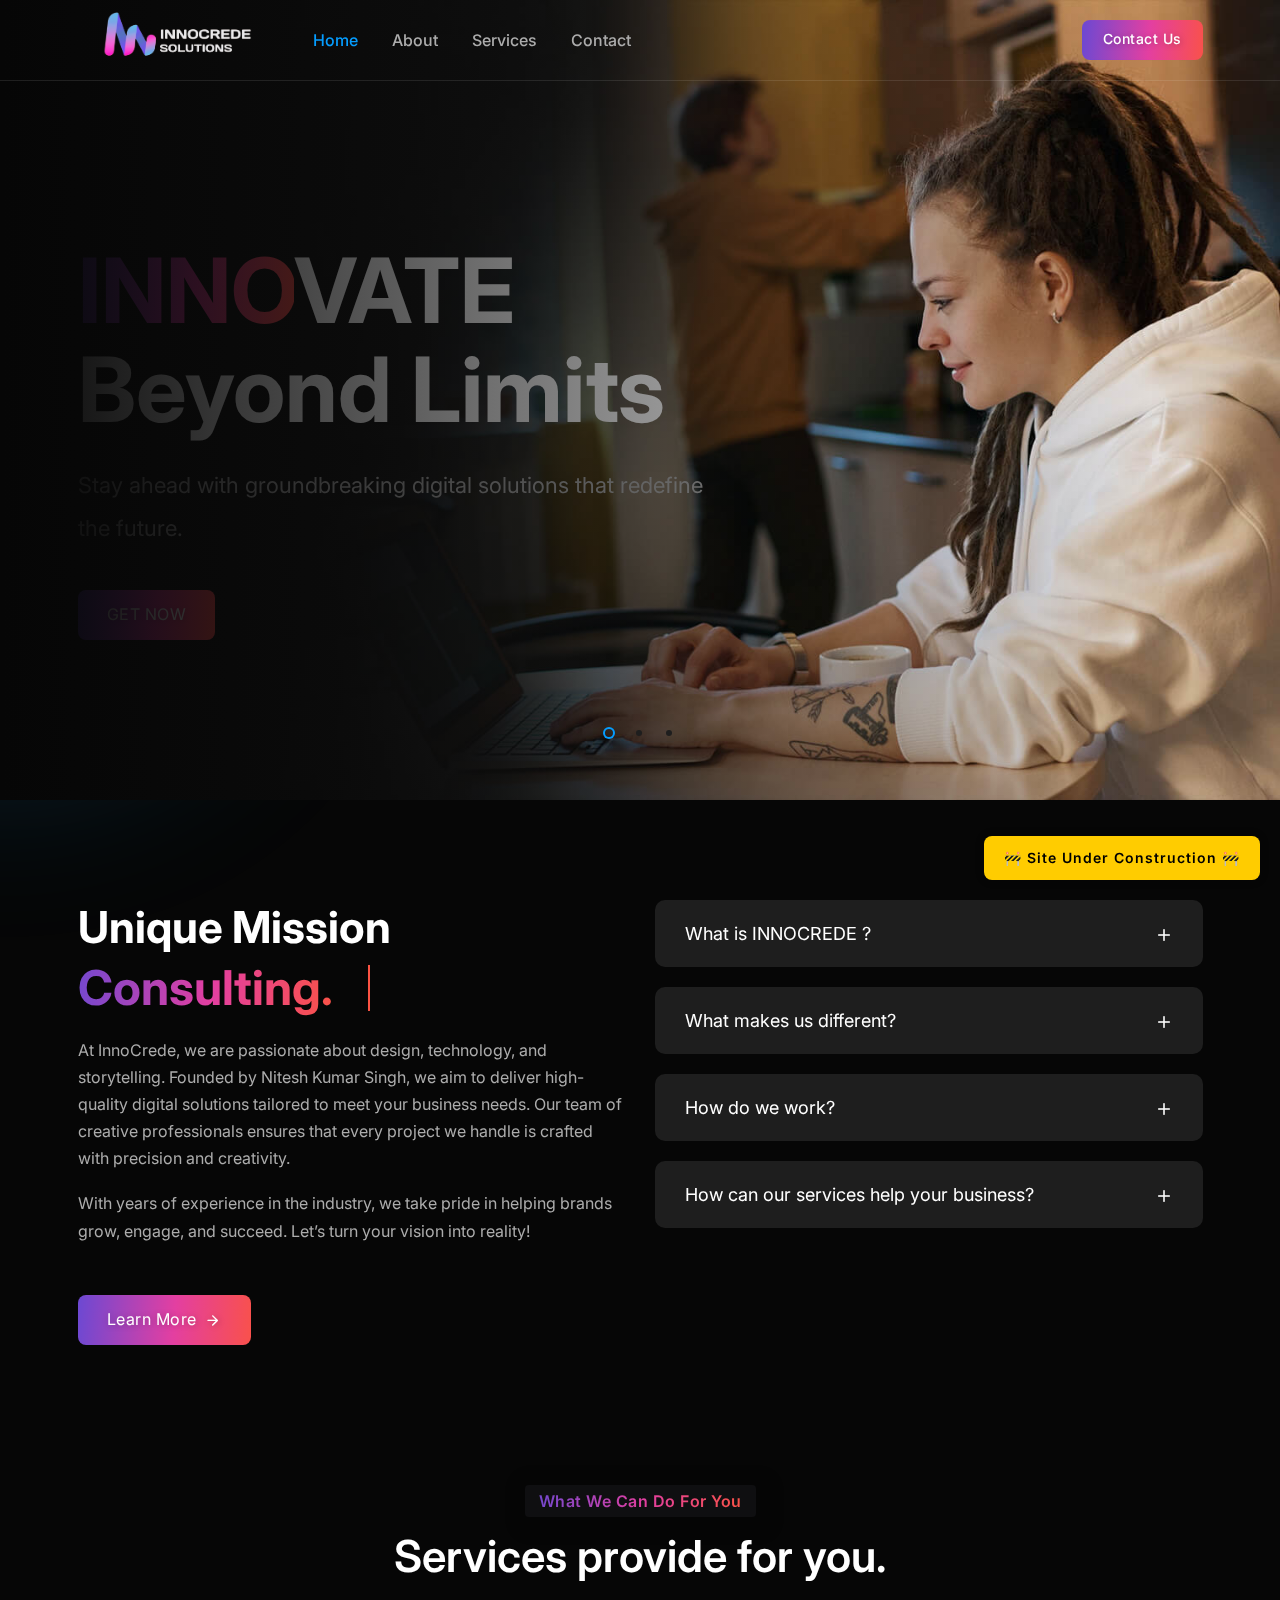
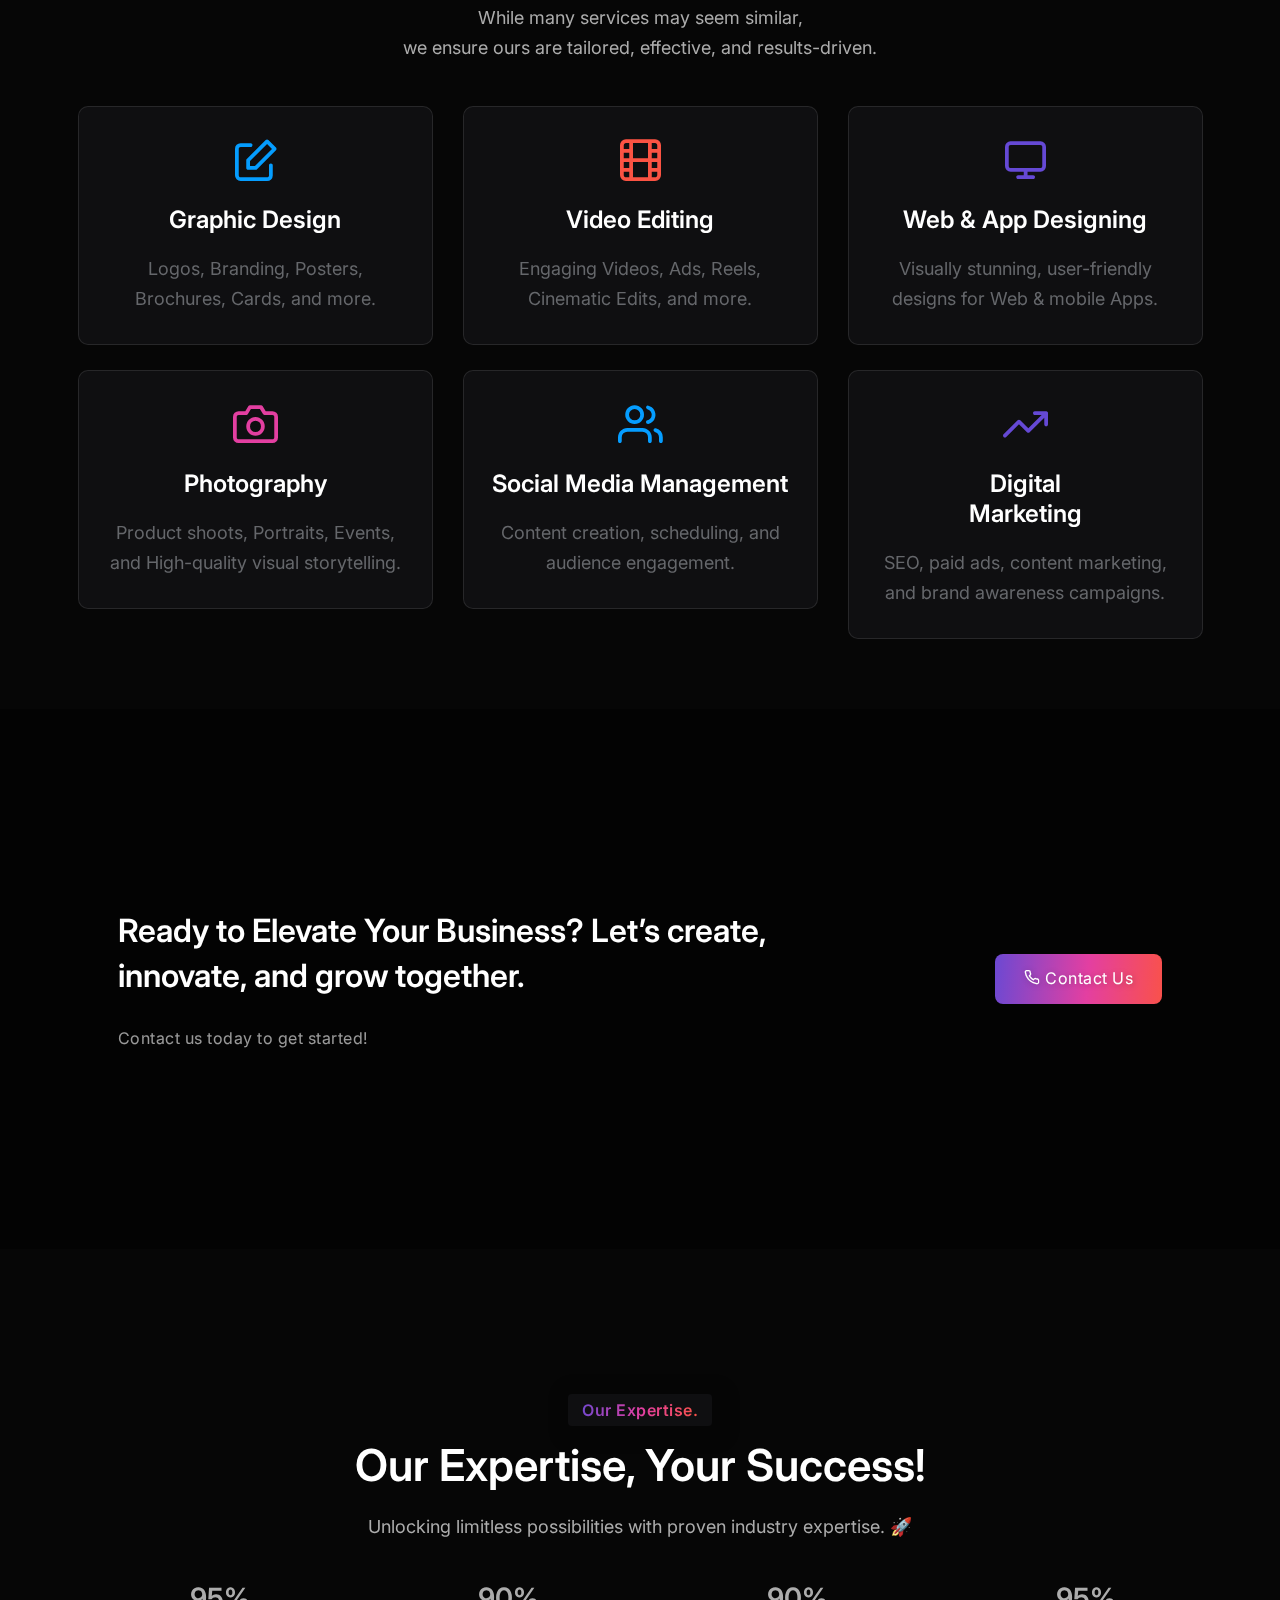
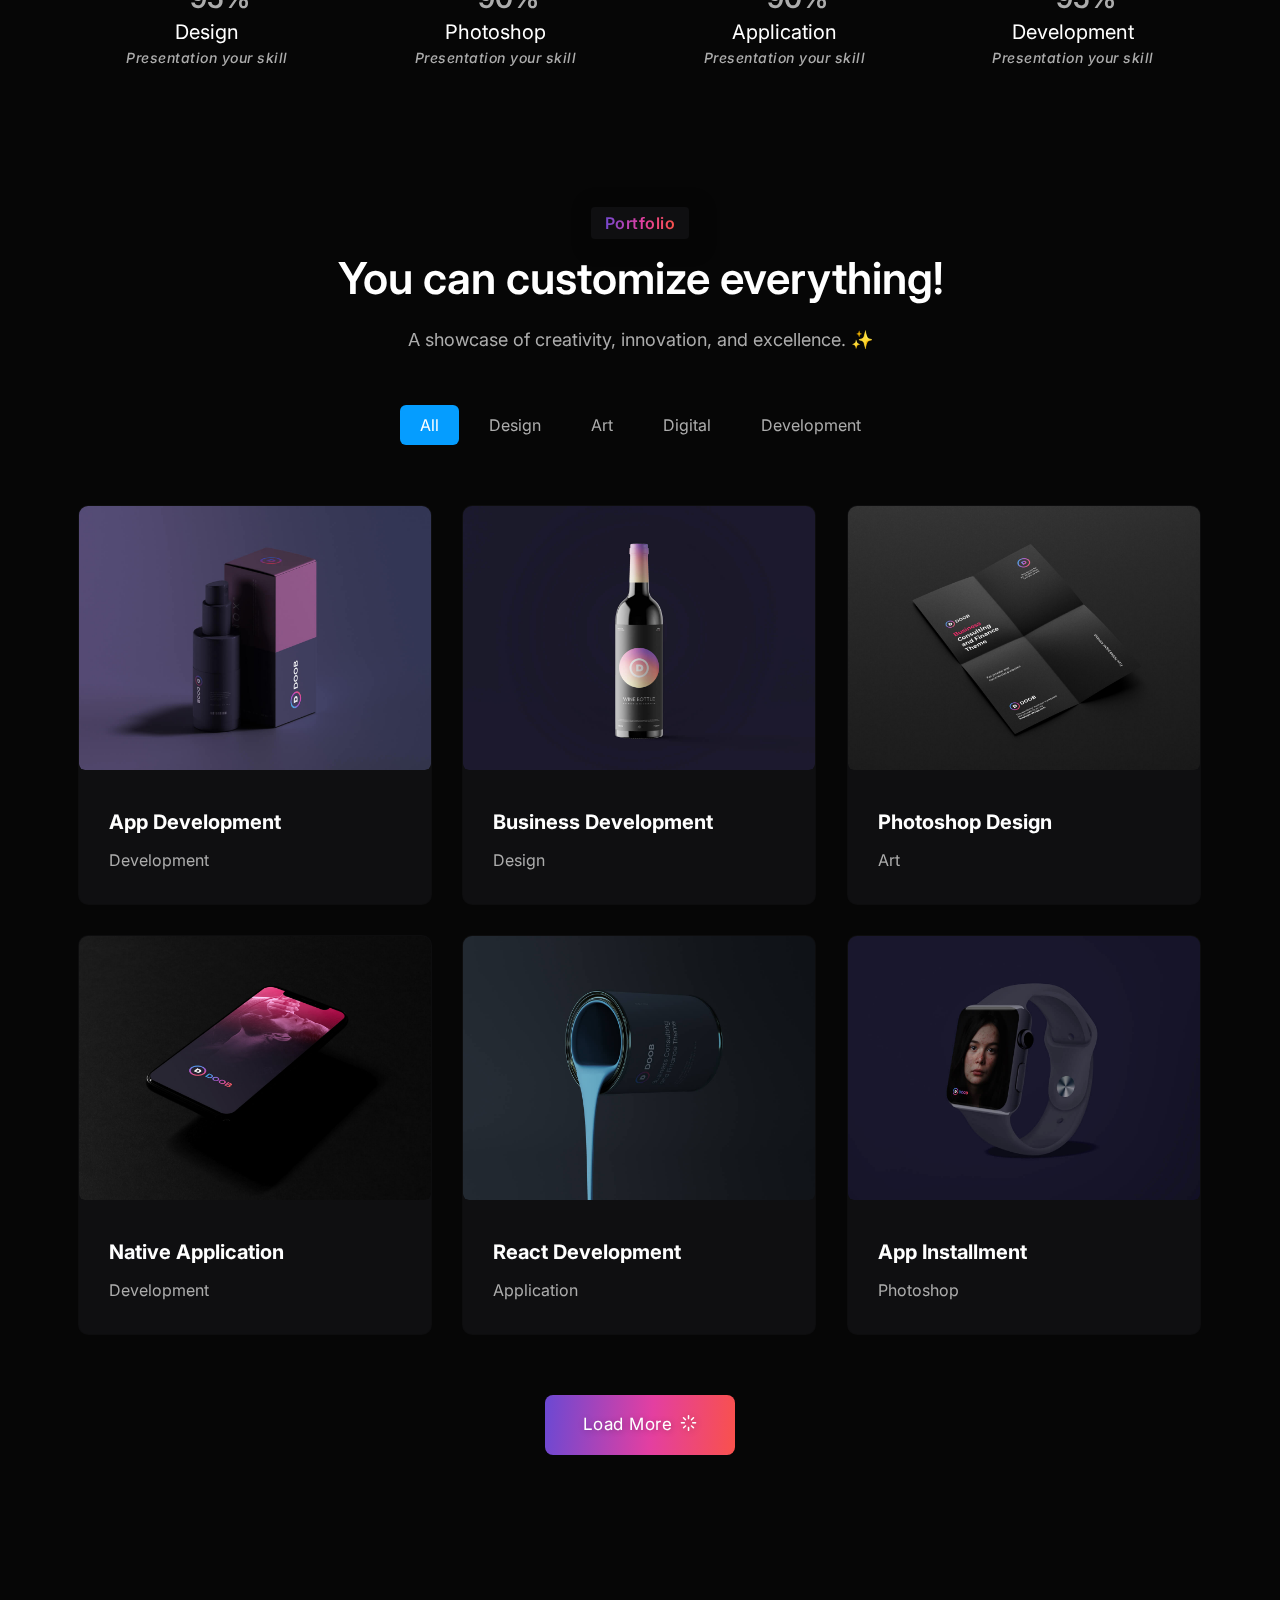
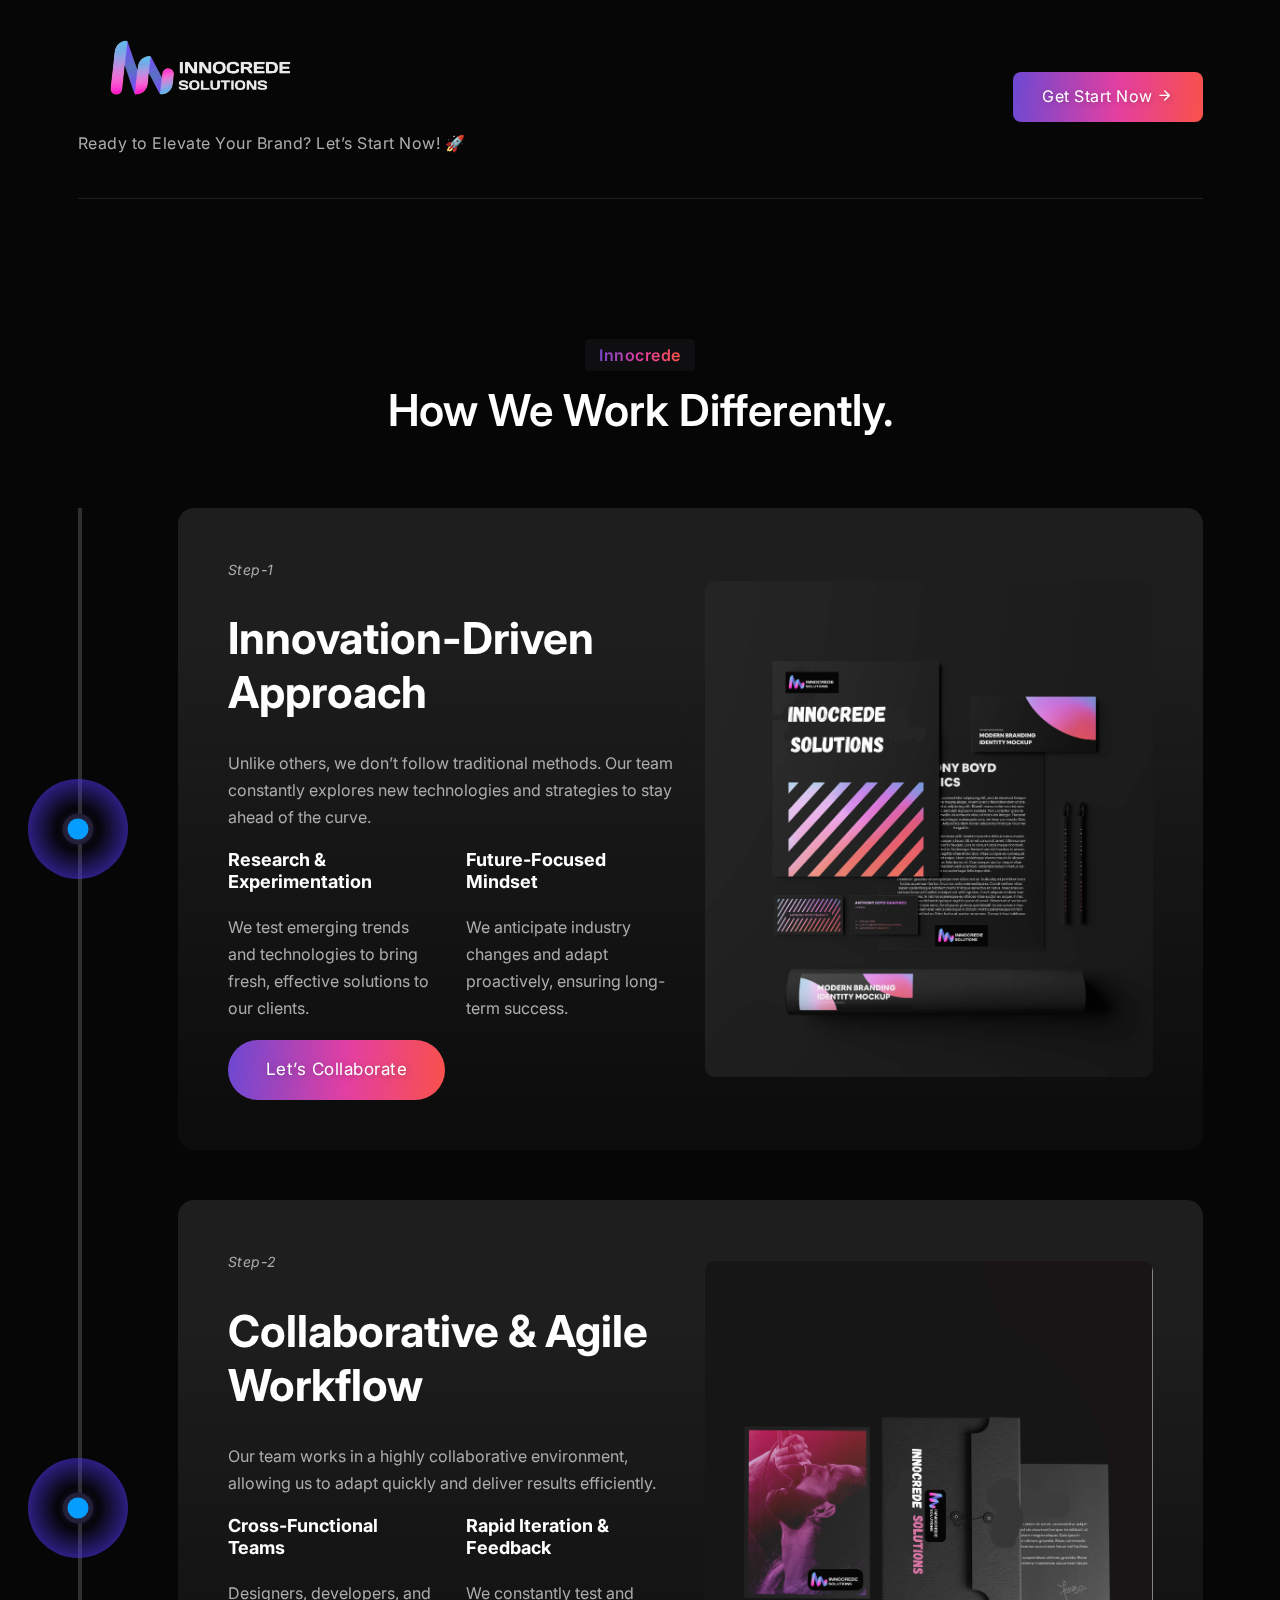
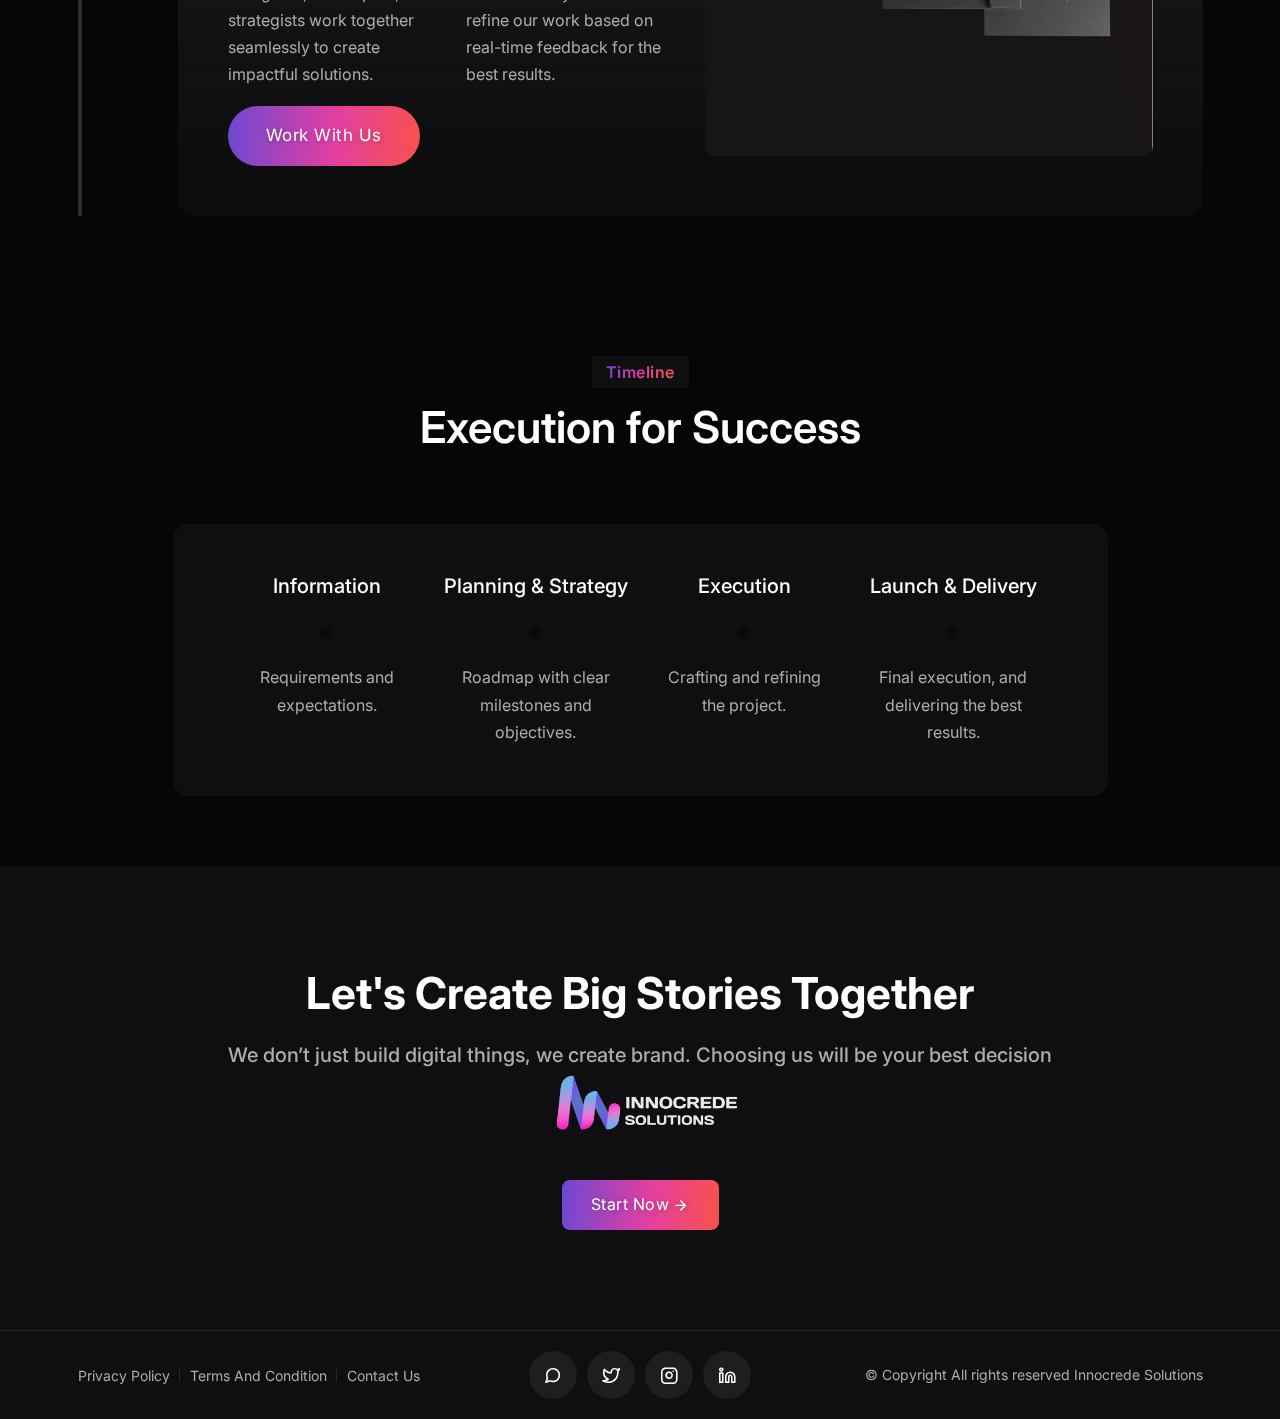
<file: index.html>
<!DOCTYPE html>
<html lang="en">

<head>
    <meta charset="UTF-8">
    <meta name="viewport" content="width=device-width, initial-scale=1.0">
    <title>INNOCREDE</title>
    <link rel="shortcut icon" type="image/x-icon" href="assets/images/favicon.png">
    <meta name="theme-style-mode" content="1">
    <!-- CSS ============================================ -->
    <link rel="stylesheet" href="assets/css/vendor/bootstrap.min.css">
    <link rel="stylesheet" href="assets/css/plugins/animation.css">
    <link rel="stylesheet" href="assets/css/plugins/feature.css">
    <link rel="stylesheet" href="assets/css/plugins/magnify.min.css">
    <link rel="stylesheet" href="assets/css/plugins/slick.css">
    <link rel="stylesheet" href="assets/css/plugins/slick-theme.css">
    <link rel="stylesheet" href="assets/css/plugins/lightbox.css">
    <link rel="stylesheet" href="assets/css/style.css">
</head>

<body>
    <!-- Navbar start -->
    <header class="rainbow-header header-default header-left-align header-transparent header-sticky">
        <div class="container position-relative">
            <div class="row align-items-center">
                <div class="col-lg-9 col-md-6 col-4 position-static">
                    <div class="header-left d-flex">
                        <div class="logo">
                            <a href="index.html">
                                <img class="logo-light" src="assets/images/logo-light.png" alt="Corporate Logo">
                                <img class="logo-dark" src="assets/images/logo-dark.png" alt="Corporate Logo">
                            </a>
                        </div>
                        <nav class="mainmenu-nav d-none d-lg-block">
                            <ul class="mainmenu">
                                <li><a href="index.html">Home</a></li>
                                <li><a href="about.html">About</a></li>
                                <li><a href="services.html">Services</a></li>
                                <li><a href="contact.html">Contact</a></li>
                            </ul>
                        </nav>
                    </div>
                </div>
                <div class="col-lg-3 col-md-6 col-8">
                    <div class="header-right">
                        <div class="header-btn">
                            <a class="btn-default btn-small" target="_blank" href="contact.html">Contact Us</a>
                        </div>

                        <!-- Start Mobile-Menu-Bar -->
                        <div class="mobile-menu-bar ml--5 d-block d-lg-none">
                            <div class="hamberger">
                                <button class="hamberger-button">
                                    <i class="feather-menu"></i>
                                </button>
                            </div>
                        </div>
                        <!-- Start Mobile-Menu-Bar -->



                    </div>
                </div>
            </div>
        </div>
    </header>
    <div class="popup-mobile-menu">
        <div class="inner">
            <div class="header-top">
                <div class="logo">
                    <a href="index.html">
                        <img class="logo-light" src="assets/images/logo-dark.png" alt="Corporate Logo">
                        <img class="logo-dark" src="assets/images/logo-dark.png" alt="Corporate Logo">
                    </a>
                </div>
                <div class="close-menu">
                    <button class="close-button">
                        <i class="feather-x"></i>
                    </button>
                </div>
            </div>
            <ul class="mainmenu">
                <li><a href="index.html">Home</a></li>
                <li><a href="about.html">About</a></li>
                <li><a href="services.html">Services</a></li>
                <li><a href="contact.html">Contact</a></li>
            </ul>
        </div>
    </div>
    <!-- Navbar end -->

    <!-- Start Theme Style  -->
    <div>
        <div class="rainbow-gradient-circle"></div>
        <div class="rainbow-gradient-circle theme-pink"></div>
    </div>
    <!-- End Theme Style  -->



    <!-- Start Slider Area  -->
    <div
        class="rainbow-testimonial-area  slider-style-4  slider-activation slider-dot rainbow-slick-dot rainbow-slick-arrow">
        <div
            class="single-rainbow-slider slider-bg-image bg-overlay bg_image bg_image--6 height-950 d-flex align-items-center">
            <div class="container">
                <div class="row row--30 align-items-center">
                    <div class="order-2 order-lg-1 col-lg-7">
                        <div class="inner text-left">
                            <h1 class="title"><span class="theme-gradient">INNO</span>VATE Beyond Limits</h1>
                            <p class="description">Stay ahead with groundbreaking digital solutions that redefine the
                                future.</p>
                            <div class="button-group mt--30"><a class="btn-default" target="_blank"
                                    href="contact.html">GET
                                    NOW</a></div>
                        </div>
                    </div>
                </div>
            </div>
        </div>

        <div
            class="single-rainbow-slider height-950 slider-bg-image bg-overlay bg_image bg_image--14 height-950 d-flex align-items-center">
            <div class="container">
                <div class="row row--30 align-items-center">
                    <div class="order-2 order-lg-1 col-lg-7">
                        <div class="inner text-left">
                            <h1 class="title">Unleash Your <span class="theme-gradient">CRE</span>ATIVITY</h1>
                            <p class="description">Design, build, and inspire with limitless creative possibilities</p>
                            <div class="button-group mt--30"><a class="btn-default" target="_blank"
                                    href="contact.html">GET
                                    NOW</a></div>
                        </div>
                    </div>
                </div>
            </div>
        </div>

        <div
            class="single-rainbow-slider height-950 slider-bg-image bg-overlay bg_image bg_image--15 height-950 d-flex align-items-center">
            <div class="container">
                <div class="row row--30 align-items-center">
                    <div class="order-2 order-lg-1 col-lg-7">
                        <div class="inner text-left">
                            <h1 class="title"><span class="theme-gradient">DE</span>VELOP with Excellence</h1>
                            <p class="description">Scalable, robust, and future-ready solutions for your digital success
                            </p>
                            <div class="button-group mt--30"><a class="btn-default" target="_blank"
                                    href="contact.html">GET
                                    NOW</a></div>
                        </div>
                    </div>
                </div>
            </div>
        </div>
    </div>
    <!-- End Slider Area  -->


    <div class="rainbow-company-mission-are rainbow-section-gap">
        <div class="container">
            <div class="row row--30">
                <div class="col-lg-6">
                    <div class="mission-title sal-animate" data-sal="slide-up" data-sal-duration="800">
                        <h2 class="title">Unique Mission <br>
                            <span class="header-caption">
                                <span class="cd-headline clip is-full-width">
                                    <span class="cd-words-wrapper" style="width: 282px;">
                                        <b class="theme-gradient is-hidden">Agency.</b>
                                        <b class="theme-gradient is-visible">Consulting.</b>
                                        <b class="theme-gradient is-hidden">Marketing.</b>
                                        <b class="theme-gradient is-hidden">Advertisements.</b>

                                    </span>
                                </span>
                            </span>
                        </h2>
                        <!-- <p>At INNOCREDE, we help businesses grow with smart digital solutions. Our goal is to make marketing, advertising, and online strategies simple, effective, and results-driven.</p>
                        <p>We combine creativity with technology to build powerful campaigns that reach the right audience and drive real success. Whether it’s branding, social media, SEO, or digital ads, we create customized strategies that help businesses stand out and grow.</p>
                        <p>We believe in <b>innovation, creativity, and measurable results.</b></p> -->
                        <p>
                            At InnoCrede, we are passionate about design, technology, and storytelling. Founded by
                            Nitesh Kumar Singh, we aim to deliver high-quality digital solutions tailored to meet your
                            business needs. Our team of creative professionals ensures that every project we handle is
                            crafted with precision and creativity.
                        </p>
                        <p>
                            With years of experience in the industry, we take pride in helping brands grow, engage, and
                            succeed. Let’s turn your vision into reality!

                        </p>
                        <div class="read-more-btn mt--50"><a class="btn-default btn-icon" href="/about.html">Learn More
                                <i class="icon feather-arrow-right"></i></a></div>
                    </div>
                </div>
                <div class="col-lg-6 mt_md--30 mt_sm--30">
                    <div class="rainbow-accordion-style accordion sal-animate" data-sal="slide-up"
                        data-sal-duration="800">
                        <div class="accordion" id="accordionExamplea">
                            <div class="accordion-item card">
                                <h2 class="accordion-header card-header" id="headingOne">
                                    <button class="accordion-button collapsed" type="button" data-bs-toggle="collapse"
                                        data-bs-target="#collapseOne" aria-expanded="false" aria-controls="collapseOne">
                                        What is INNOCREDE ?
                                    </button>
                                </h2>
                                <div id="collapseOne" class="accordion-collapse collapse" aria-labelledby="headingOne"
                                    data-bs-parent="#accordionExamplea" style="">
                                    <div class="accordion-body card-body">
                                        We are a digital consulting agency specializing in marketing, advertising, and
                                        online growth strategies for businesses of all sizes.
                                    </div>
                                </div>
                            </div>

                            <div class="accordion-item card">
                                <h2 class="accordion-header card-header" id="headingTwo">
                                    <button class="accordion-button collapsed" type="button" data-bs-toggle="collapse"
                                        data-bs-target="#collapseTwo" aria-expanded="false" aria-controls="collapseTwo">
                                        What makes us different?
                                    </button>
                                </h2>
                                <div id="collapseTwo" class="accordion-collapse collapse" aria-labelledby="headingTwo"
                                    data-bs-parent="#accordionExamplea">
                                    <div class="accordion-body card-body">
                                        Our approach is data-driven, creative, and tailored to each client, ensuring
                                        real results and long-term success.
                                    </div>
                                </div>
                            </div>

                            <div class="accordion-item card">
                                <h2 class="accordion-header card-header" id="headingThree">
                                    <button class="accordion-button collapsed" type="button" data-bs-toggle="collapse"
                                        data-bs-target="#collapseThree" aria-expanded="false"
                                        aria-controls="collapseThree">
                                        How do we work?
                                    </button>
                                </h2>
                                <div id="collapseThree" class="accordion-collapse collapse"
                                    aria-labelledby="headingThree" data-bs-parent="#accordionExamplea">
                                    <div class="accordion-body card-body">
                                        We start with a deep understanding of your business, create a strategy, and
                                        execute it with precision for maximum impact.
                                    </div>
                                </div>
                            </div>

                            <div class="accordion-item card">
                                <h2 class="accordion-header card-header" id="headingFour">
                                    <button class="accordion-button collapsed" type="button" data-bs-toggle="collapse"
                                        data-bs-target="#collapseFour" aria-expanded="false"
                                        aria-controls="collapseFour">
                                        How can our services help your business?
                                    </button>
                                </h2>
                                <div id="collapseFour" class="accordion-collapse collapse" aria-labelledby="headingFour"
                                    data-bs-parent="#accordionExamplea">
                                    <div class="accordion-body card-body">
                                        We help increase your online visibility, attract more customers, and boost sales
                                        through strategic digital solutions.
                                    </div>
                                </div>
                            </div>

                        </div>
                    </div>
                </div>
            </div>
        </div>
    </div>

    <!-- services start -->

    <div class="rainbow-service-area rainbow-section-gap">
        <div class="container">
            <div class="row">
                <div class="col-lg-12">
                    <div class="section-title text-center sal-animate" data-sal="slide-up" data-sal-duration="700"
                        data-sal-delay="100">
                        <h4 class="subtitle ">
                            <span class="theme-gradient">What we can do for you</span>
                        </h4>
                        <h2 class="title w-600 mb--20">Services provide for you.</h2>
                        <p class="description b1">While many services may seem similar,
                            <br> we ensure ours are tailored, effective, and results-driven.
                        </p>
                    </div>
                </div>
            </div>

            <div class="row row--15 service-wrapper">
                <div class="col-lg-4 col-md-6 col-sm-6 col-12 sal-animate" data-sal="slide-up" data-sal-duration="700">
                    <div class="service service__style--1 bg-color-blackest radius mt--25 text-center rbt-border">
                        <div class="icon">
                            <i class="feather-edit"></i>
                        </div>
                        <div class="content">
                            <h4 class="title w-600">
                                <a href="#">Graphic Design</a>
                            </h4>
                            <p class="description b1 color-gray mb--0">Logos, Branding, Posters, Brochures, Cards, and
                                more.</p>
                        </div>
                    </div>
                </div>

                <div class="col-lg-4 col-md-6 col-sm-6 col-12 sal-animate" data-sal="slide-up" data-sal-duration="700"
                    data-sal-delay="100">
                    <div class="service service__style--1 bg-color-blackest radius mt--25 text-center rbt-border">
                        <div class="icon">
                            <i class="feather-film"></i>
                        </div>
                        <div class="content">
                            <h4 class="title w-600">
                                <a href="#">Video Editing</a>
                            </h4>
                            <p class="description b1 color-gray mb--0"> Engaging Videos, Ads, Reels, Cinematic Edits,
                                and more.</p>
                        </div>
                    </div>
                </div>

                <div class="col-lg-4 col-md-6 col-sm-6 col-12 sal-animate" data-sal="slide-up" data-sal-duration="700"
                    data-sal-delay="200">
                    <div class="service service__style--1 bg-color-blackest radius mt--25 text-center rbt-border">
                        <div class="icon">
                            <i class="feather-monitor"></i>
                        </div>
                        <div class="content">
                            <h4 class="title w-600">
                                <a href="#">Web &amp; App Designing</a>
                            </h4>
                            <p class="description b1 color-gray mb--0">Visually stunning, user-friendly designs for Web
                                & mobile Apps.</p>
                        </div>
                    </div>
                </div>
                <div class="col-lg-4 col-md-6 col-sm-6 col-12 sal-animate" data-sal="slide-up" data-sal-duration="700"
                    data-sal-delay="200">
                    <div class="service service__style--1 bg-color-blackest radius mt--25 text-center rbt-border">
                        <div class="icon">
                            <i class="feather-camera"></i>
                        </div>
                        <div class="content">
                            <h4 class="title w-600">
                                <a href="#">Photography </a>
                            </h4>
                            <p class="description b1 color-gray mb--0">Product shoots, Portraits, Events, and
                                High-quality visual storytelling.</p>
                        </div>
                    </div>
                </div>
                <div class="col-lg-4 col-md-6 col-sm-6 col-12 sal-animate" data-sal="slide-up" data-sal-duration="700"
                    data-sal-delay="200">
                    <div class="service service__style--1 bg-color-blackest radius mt--25 text-center rbt-border">
                        <div class="icon">
                            <i class="feather-users"></i>
                        </div>
                        <div class="content">
                            <h4 class="title w-600">
                                <a href="#">Social Media Management</a>
                            </h4>
                            <p class="description b1 color-gray mb--0">Content creation, scheduling, and audience
                                engagement.</p>
                        </div>
                    </div>
                </div>
                <div class="col-lg-4 col-md-6 col-sm-6 col-12 sal-animate" data-sal="slide-up" data-sal-duration="700"
                    data-sal-delay="200">
                    <div class="service service__style--1 bg-color-blackest radius mt--25 text-center rbt-border">
                        <div class="icon">
                            <i class="feather-trending-up"></i>
                        </div>
                        <div class="content">
                            <h4 class="title w-600">
                                <a href="#">Digital <br> Marketing</a>
                            </h4>
                            <p class="description b1 color-gray mb--0">SEO, paid ads, content marketing, and brand
                                awareness campaigns.</p>
                        </div>
                    </div>
                </div>

            </div>
        </div>
    </div>

    <!-- services end -->


    <!-- CTA start -->

    <div class="rainbow-callto-action-area rainbow-section-gapBottom">
        <div class="wrapper">
            <!-- <div class="row">
                <div class="col-lg-12 mb--40">
                    <div class="section-title text-center sal-animate" data-sal="slide-up" data-sal-duration="400"
                        data-sal-delay="150">
                        <h4 class="subtitle "><span class="theme-gradient">Call To Action</span></h4>
                        <h2 class="title w-600 mb--20">Style Three</h2>
                    </div>
                </div>
            </div> -->
            <div class="rainbow-callto-action clltoaction-style-default style-3 bg-image bg-image3 bg_image_fixed">
                <div class="container">
                    <div class="row row--0 align-items-center content-wrapper">
                        <div class="col-lg-8">
                            <div class="inner">
                                <div class="content text-left">
                                    <h2 class="title sal-animate" data-sal="slide-up" data-sal-duration="400"
                                        data-sal-delay="200">Ready to Elevate Your Business? Let’s create, innovate, and
                                        grow together.</h2>
                                    <h6 class="subtitle sal-animate" data-sal="slide-up" data-sal-duration="400"
                                        data-sal-delay="300">Contact us today to get started!</h6>
                                </div>
                            </div>
                        </div>
                        <div class="col-lg-4">
                            <div class="call-to-btn text-start text-lg-end sal-animate" data-sal="slide-up"
                                data-sal-duration="400" data-sal-delay="400"><a class="btn-default"
                                    href="/contact.html"><i class="feather-phone"></i> Contact Us</a></div>
                        </div>
                    </div>
                </div>
            </div>
        </div>
    </div>

    <!-- CTA end -->

    <!-- Expertise -->


    <div class="rainbow-progressbar-area rainbow-section-gap">
        <div class="container">
            <div class="row">
                <div class="col-lg-12">
                    <div class="section-title text-center sal-animate" data-sal="slide-up" data-sal-duration="700"
                        data-sal-delay="100">
                        <h4 class="subtitle ">
                            <span class="theme-gradient">Our Expertise.</span>
                        </h4>
                        <h2 class="title w-600 mb--20">Our Expertise, Your Success!</h2>
                        <p class="description b1">Unlocking limitless possibilities with proven industry expertise. 🚀
                        </p>
                    </div>
                </div>
            </div>
            <div class="row mt--40">
                <div class="col-lg-12">
                    <div class="row row--30 mt_dec--30">
                        <!-- Start Single Progress Bar  -->
                        <div class="col-lg-3 col-md-6 col-sm-6 col-12 mt--30">
                            <div class="radial-progress-single">
                                <div class="radial-progress" data-percent="95" data-bar-color="#FB5343"
                                    data-track-color="#0f0f11">
                                    <div class="circle-text">
                                        <span class="count">95</span>
                                    </div>
                                </div>
                                <div class="circle-info">
                                    <h4 class="title">Design</h4>
                                    <h6 class="subtitle">Presentation your skill</h6>
                                </div>
                            </div>
                        </div>
                        <!-- End Single Progress Bar  -->

                        <!-- Start Single Progress Bar  -->
                        <div class="col-lg-3 col-md-6 col-sm-6 col-12 mt--30">
                            <div class="radial-progress-single">
                                <div class="radial-progress" data-percent="90" data-bar-color="#E33FA1"
                                    data-track-color="#0f0f11">
                                    <div class="circle-text">
                                        <span class="count">90</span>
                                    </div>
                                </div>
                                <div class="circle-info">
                                    <h4 class="title">Photoshop</h4>
                                    <h6 class="subtitle">Presentation your skill</h6>
                                </div>
                            </div>
                        </div>
                        <!-- End Single Progress Bar  -->

                        <!-- Start Single Progress Bar  -->
                        <div class="col-lg-3 col-md-6 col-sm-6 col-12 mt--30">
                            <div class="radial-progress-single">
                                <div class="radial-progress" data-percent="90" data-bar-color="#6549D5"
                                    data-track-color="#0f0f11">
                                    <div class="circle-text">
                                        <span class="count">90</span>
                                    </div>
                                </div>
                                <div class="circle-info">
                                    <h4 class="title">Application</h4>
                                    <h6 class="subtitle">Presentation your skill</h6>
                                </div>
                            </div>
                        </div>
                        <!-- End Single Progress Bar  -->

                        <!-- Start Single Progress Bar  -->
                        <div class="col-lg-3 col-md-6 col-sm-6 col-12 mt--30">
                            <div class="radial-progress-single">
                                <div class="radial-progress" data-percent="95" data-bar-color="#36C6F0"
                                    data-track-color="#0f0f11">
                                    <div class="circle-text">
                                        <span class="count">95</span>
                                    </div>
                                </div>
                                <div class="circle-info">
                                    <h4 class="title">Development</h4>
                                    <h6 class="subtitle">Presentation your skill</h6>
                                </div>
                            </div>
                        </div>
                        <!-- End Single Progress Bar  -->
                    </div>
                </div>
            </div>
        </div>
    </div>

    <!--Expertise -->


    <!-- Portfolio Start -->

    <div class="rainbow-portfolio-area rainbow-section-gap masonary-wrapper-activation">
        <div class="container">
            <div class="row">
                <div class="col-lg-12">
                    <div class="section-title text-center mb--50 sal-animate" data-sal="slide-up"
                        data-sal-duration="400" data-sal-delay="150">
                        <h4 class="subtitle">
                            <span class="theme-gradient">Portfolio</span>
                        </h4>
                        <h2 class="title w-600 mb--20">You can customize everything!</h2>
                        <p class="description b1">A showcase of creativity, innovation, and excellence. ✨</p>
                    </div>
                </div>
            </div>
            <div class="row">
                <div class="col-lg-12">
                    <div class="rainbow-portfolio-filter filter-button-default messonry-button text-center mb--30">
                        <button data-filter="*" class="is-checked"><span class="filter-text">All</span></button>
                        <button data-filter=".cat--1"><span class="filter-text">design</span></button>
                        <button data-filter=".cat--2"><span class="filter-text">art</span></button>
                        <button data-filter=".cat--3"><span class="filter-text">Digital</span></button>
                        <button data-filter=".cat--4"><span class="filter-text">development</span></button>
                    </div>

                    <div class="portfolio-items grid-metro3 mesonry-list"
                        style="position: relative; height: 860.104px;">
                        <div class="resizer" style="position: absolute; left: 0%; top: 0px;"></div>
                        <!-- Start Single Portfolio  -->
                        <div class="portfolio-3 cat--1 cat--4" style="position: absolute; left: 0%; top: 0px;">
                            <div class="rainbow-card portfolio">
                                <div class="inner">
                                    <div class="thumbnail">
                                        <figure class="card-image">
                                            <a href="#">
                                                <img src="assets/images/portfolio/portfolio-01.jpg" alt="Portfolio-01">
                                            </a>
                                        </figure>
                                        <a class="rainbow-overlay" href="#"></a>
                                    </div>
                                    <div class="content">
                                        <h5 class="title mb--10">
                                            <a href="#">App Development</a>
                                        </h5>
                                        <span class="subtitle b2">development</span>
                                    </div>
                                </div>
                            </div>
                        </div>
                        <!-- Start Single Portfolio  -->

                        <!-- Start Single Portfolio  -->
                        <div class="portfolio-3 cat--2 cat--3" style="position: absolute; left: 33.2468%; top: 0px;">
                            <div class="rainbow-card portfolio">
                                <div class="inner">
                                    <div class="thumbnail">
                                        <figure class="card-image">
                                            <a href="#">
                                                <img src="assets/images/portfolio/portfolio-02.jpg" alt="Portfolio-01">
                                            </a>
                                        </figure>
                                        <a class="rainbow-overlay" href="#"></a>
                                    </div>
                                    <div class="content">
                                        <h5 class="title mb--10">
                                            <a href="#">Business Development</a>
                                        </h5>
                                        <span class="subtitle b2">design</span>
                                    </div>
                                </div>
                            </div>
                        </div>
                        <!-- Start Single Portfolio  -->

                        <!-- Start Single Portfolio  -->
                        <div class="portfolio-3 cat--3 cat--4 cat--1"
                            style="position: absolute; left: 66.5801%; top: 0px;">
                            <div class="rainbow-card portfolio">
                                <div class="inner">
                                    <div class="thumbnail">
                                        <figure class="card-image">
                                            <a href="#">
                                                <img src="assets/images/portfolio/portfolio-03.jpg" alt="Portfolio-01">
                                            </a>
                                        </figure>
                                        <a class="rainbow-overlay" href="#"></a>
                                    </div>
                                    <div class="content">
                                        <h5 class="title mb--10">
                                            <a href="#">Photoshop Design</a>
                                        </h5>
                                        <span class="subtitle b2">art</span>
                                    </div>
                                </div>
                            </div>
                        </div>
                        <!-- Start Single Portfolio  -->

                        <!-- Start Single Portfolio  -->
                        <div class="portfolio-3 cat--3 cat--2" style="position: absolute; left: 0%; top: 430px;">
                            <div class="rainbow-card portfolio">
                                <div class="inner">
                                    <div class="thumbnail">
                                        <figure class="card-image">
                                            <a href="#">
                                                <img src="assets/images/portfolio/portfolio-04.jpg" alt="Portfolio-01">
                                            </a>
                                        </figure>
                                        <a class="rainbow-overlay" href="#"></a>
                                    </div>
                                    <div class="content">
                                        <h5 class="title mb--10">
                                            <a href="#">Native Application</a>
                                        </h5>
                                        <span class="subtitle b2">development</span>
                                    </div>
                                </div>
                            </div>
                        </div>
                        <!-- Start Single Portfolio  -->

                        <!-- Start Single Portfolio  -->
                        <div class="portfolio-3 cat--2 cat--4" style="position: absolute; left: 33.2468%; top: 430px;">
                            <div class="rainbow-card portfolio">
                                <div class="inner">
                                    <div class="thumbnail">
                                        <figure class="card-image">
                                            <a href="#">
                                                <img src="assets/images/portfolio/portfolio-05.jpg" alt="Portfolio-01">
                                            </a>
                                        </figure>
                                        <a class="rainbow-overlay" href="#"></a>
                                    </div>
                                    <div class="content">
                                        <h5 class="title mb--10">
                                            <a href="#">React Development</a>
                                        </h5>
                                        <span class="subtitle b2">Application</span>
                                    </div>
                                </div>
                            </div>
                        </div>
                        <!-- Start Single Portfolio  -->

                        <!-- Start Single Portfolio  -->
                        <div class="portfolio-3 cat--3 cat--2 cat--1"
                            style="position: absolute; left: 66.5801%; top: 430px;">
                            <div class="rainbow-card portfolio">
                                <div class="inner">
                                    <div class="thumbnail">
                                        <figure class="card-image">
                                            <a href="#">
                                                <img src="assets/images/portfolio/portfolio-06.jpg" alt="Portfolio-01">
                                            </a>
                                        </figure>
                                        <a class="rainbow-overlay" href="#"></a>
                                    </div>
                                    <div class="content">
                                        <h5 class="title mb--10">
                                            <a href="#">App Installment</a>
                                        </h5>
                                        <span class="subtitle b2">Photoshop</span>
                                    </div>
                                </div>
                            </div>
                        </div>
                        <!-- Start Single Portfolio  -->
                    </div>
                </div>
            </div>

            <!-- Start Load More Button  -->
            <div class="row row--15">
                <div class="col-lg-12">
                    <div class="rainbow-load-more text-center mt--60">
                        <a href="#" class="btn btn-default btn-large btn-icon">
                            <span>Load More <span class="icon feather-loader"></span></span>
                        </a>
                    </div>
                </div>
            </div>
            <!-- End Load More Button  -->

        </div>
    </div>

    <!-- Portfolio End -->

    <!-- CTA start -->

    <div class="rainbow-callto-action-area rainbow-section-gap">
        <div class="wrapper">
            <div class="rainbow-callto-action clltoaction-style-default style-7">
                <div class="container">
                    <div class="row row--0 align-items-center content-wrapper">
                        <div class="col-lg-8 col-md-8">
                            <div class="inner">
                                <div class="content text-left">
                                    <div class="logo">
                                        <a href="index.html">
                                            <img src="assets/images/logo-light.png" alt="Corporate Logo">
                                        </a>
                                    </div>
                                    <p class="subtitle sal-animate" data-sal="slide-up" data-sal-duration="400"
                                        data-sal-delay="200">Ready to Elevate Your Brand? Let’s Start Now! 🚀</p>
                                </div>
                            </div>
                        </div>
                        <div class="col-lg-4 col-md-4">
                            <div class="call-to-btn text-start text-lg-end mt_sm--20 sal-animate" data-sal="slide-up"
                                data-sal-duration="400" data-sal-delay="150">
                                <a class="btn-default btn-icon" href="/contact.html">Get Start Now
                                    <i class="feather-arrow-right"></i>
                                </a>
                            </div>
                        </div>
                    </div>
                </div>
            </div>
        </div>
    </div>

    <!-- CTA end -->


    <!-- Work Process start -->

    <div class="rainbow-timeline-area rainbow-section-gap">
        <div class="container">
            <div class="row">
                <div class="col-lg-12">
                    <div class="section-title text-center sal-animate" data-sal="slide-up" data-sal-duration="700"
                        data-sal-delay="100">
                        <h4 class="subtitle "><span class="theme-gradient">Innocrede</span></h4>
                        <h2 class="title w-600 mb--20">How We Work Differently.</h2>
                    </div>
                </div>
            </div>
            <div class="row">
                <div class="col-lg-12">
                    <div class="rainbow-timeline-wrapper timeline-style-one position-relative">
                        <div class="timeline-line"></div>
                        <div class="single-timeline mt--50">
                            <div class="timeline-dot">
                                <div class="time-line-circle"></div>
                            </div>
                            <div class="single-content">
                                <div class="inner">
                                    <div class="row row--30 align-items-center">
                                        <div class="col-lg-6 mt_md--40 mt_sm--40 order-2 order-lg-1">
                                            <div class="content">
                                                <span class="date-of-timeline">Step-1</span>
                                                <h2 class="title sal-animate" data-sal="slide-up"
                                                    data-sal-duration="700" data-sal-delay="100">
                                                    Innovation-Driven Approach
                                                </h2>
                                                <p class="description sal-animate" data-sal="slide-up"
                                                    data-sal-duration="700" data-sal-delay="200">
                                                    Unlike others, we don’t follow traditional methods. Our team
                                                    constantly explores new technologies and strategies to stay ahead of
                                                    the curve.
                                                </p>
                                                <div class="row row--30">
                                                    <div class="col-lg-6 col-md-6 col-12">
                                                        <div class="working-list">
                                                            <h5 class="working-title sal-animate" data-sal="slide-up"
                                                                data-sal-duration="700" data-sal-delay="300">
                                                                Research & Experimentation
                                                            </h5>
                                                            <p data-sal="slide-up" data-sal-duration="700"
                                                                data-sal-delay="400" class="sal-animate">
                                                                We test emerging trends and technologies to bring fresh,
                                                                effective solutions to our clients.
                                                            </p>
                                                        </div>
                                                    </div>
                                                    <div class="col-lg-6 col-md-6 col-12">
                                                        <div class="working-list">
                                                            <h5 class="working-title sal-animate" data-sal="slide-up"
                                                                data-sal-duration="700" data-sal-delay="300">
                                                                Future-Focused Mindset
                                                            </h5>
                                                            <p data-sal="slide-up" data-sal-duration="700"
                                                                data-sal-delay="400" class="sal-animate">
                                                                We anticipate industry changes and adapt proactively,
                                                                ensuring long-term success.
                                                            </p>
                                                        </div>
                                                    </div>
                                                </div>
                                                <div class="read-morebtn sal-animate" data-sal="slide-up"
                                                    data-sal-duration="700" data-sal-delay="300">
                                                    <a class="btn-default btn-large round" href="contact.html">
                                                        <span>Let’s Collaborate</span>
                                                    </a>
                                                </div>
                                            </div>
                                        </div>
                                        <div class="col-lg-6 order-1 order-lg-2">
                                            <div class="thumbnail">
                                                <img class="w-100" src="assets/images/home/Home1.png"
                                                    alt="Corporate Process">
                                            </div>
                                        </div>
                                    </div>
                                </div>
                            </div>
                        </div>
                        <div class="single-timeline mt--50">
                            <div class="timeline-dot">
                                <div class="time-line-circle"></div>
                            </div>
                            <div class="single-content">
                                <div class="inner">
                                    <div class="row row--30 align-items-center">
                                        <div class="col-lg-6 mt_md--40 mt_sm--40 order-2 order-lg-1">
                                            <div class="content">
                                                <span class="date-of-timeline">Step-2</span>
                                                <h2 class="title sal-animate" data-sal="slide-up"
                                                    data-sal-duration="700" data-sal-delay="200">
                                                    Collaborative & Agile Workflow
                                                </h2>
                                                <p class="description sal-animate" data-sal="slide-up"
                                                    data-sal-duration="700" data-sal-delay="300">
                                                    Our team works in a highly collaborative environment, allowing us to
                                                    adapt quickly and deliver results efficiently.
                                                </p>
                                                <div class="row row--30">
                                                    <div class="col-lg-6 col-md-6 col-12">
                                                        <div class="working-list">
                                                            <h5 class="working-title sal-animate" data-sal="slide-up"
                                                                data-sal-duration="700" data-sal-delay="350">
                                                                Cross-Functional Teams
                                                            </h5>
                                                            <p data-sal="slide-up" data-sal-duration="700"
                                                                data-sal-delay="300" class="sal-animate">
                                                                Designers, developers, and strategists work together
                                                                seamlessly to create impactful solutions.
                                                            </p>
                                                        </div>
                                                    </div>
                                                    <div class="col-lg-6 col-md-6 col-12">
                                                        <div class="working-list">
                                                            <h5 class="working-title sal-animate" data-sal="slide-up"
                                                                data-sal-duration="700" data-sal-delay="350">
                                                                Rapid Iteration & Feedback
                                                            </h5>
                                                            <p data-sal="slide-up" data-sal-duration="700"
                                                                data-sal-delay="300" class="sal-animate">
                                                                We constantly test and refine our work based on
                                                                real-time feedback for the best results.
                                                            </p>
                                                        </div>
                                                    </div>
                                                </div>
                                                <div class="read-morebtn sal-animate" data-sal="slide-up"
                                                    data-sal-duration="700" data-sal-delay="400">
                                                    <a class="btn-default btn-large round" href="contact.html">
                                                        <span>Work With Us</span>
                                                    </a>
                                                </div>
                                            </div>
                                        </div>
                                        <div class="col-lg-6 order-1 order-lg-2">
                                            <div class="thumbnail">
                                                <img class="w-100" src="assets/images/home/Home2.png"
                                                    alt="Corporate Process">
                                            </div>
                                        </div>
                                    </div>
                                </div>
                            </div>
                        </div>
                        <!-- Additional steps can be added here -->
                    </div>
                </div>
            </div>
        </div>
    </div>


    <!-- Work Process End -->


    <!-- CTA start -->


    <div class="rainbow-timeline-area rainbow-section-gap">
        <div class="container">
            <div class="row">
                <div class="col-lg-12">
                    <div class="section-title text-center sal-animate" data-sal="slide-up" data-sal-duration="700"
                        data-sal-delay="100">
                        <h4 class="subtitle "><span class="theme-gradient">Timeline</span></h4>
                        <h2 class="title w-600 mb--20">Execution for Success</h2>
                    </div>
                </div>
            </div>
            <div class="row">
                <div class="col-lg-10 offset-lg-1 mt--50">
                    <div class="timeline-style-two bg-color-blackest">
                        <div class="row row--0">
                            <div class="col-lg-3 col-md-3 rainbow-timeline-single ">
                                <div class="rainbow-timeline">
                                    <h6 class="title sal-animate" data-sal="slide-up" data-sal-duration="700"
                                        data-sal-delay="200">Information</h6>
                                    <div class="progress-line">
                                        <div class="line-inner"></div>
                                    </div>
                                    <div class="progress-dot">
                                        <div class="dot-level">
                                            <div class="dot-inner"></div>
                                        </div>
                                    </div>
                                    <p class="description sal-animate" data-sal="slide-up" data-sal-duration="700"
                                        data-sal-delay="300">Requirements and expectations.</p>
                                </div>
                            </div>
                            <div class="col-lg-3 col-md-3 rainbow-timeline-single ">
                                <div class="rainbow-timeline">
                                    <h6 class="title sal-animate" data-sal="slide-up" data-sal-duration="700"
                                        data-sal-delay="200">Planning & Strategy</h6>
                                    <div class="progress-line">
                                        <div class="line-inner"></div>
                                    </div>
                                    <div class="progress-dot">
                                        <div class="dot-level">
                                            <div class="dot-inner"></div>
                                        </div>
                                    </div>
                                    <p class="description sal-animate" data-sal="slide-up" data-sal-duration="700"
                                        data-sal-delay="300">Roadmap with clear milestones and objectives.</p>
                                </div>
                            </div>
                            <div class="col-lg-3 col-md-3 rainbow-timeline-single ">
                                <div class="rainbow-timeline">
                                    <h6 class="title sal-animate" data-sal="slide-up" data-sal-duration="700"
                                        data-sal-delay="200">Execution</h6>
                                    <div class="progress-line">
                                        <div class="line-inner"></div>
                                    </div>
                                    <div class="progress-dot">
                                        <div class="dot-level">
                                            <div class="dot-inner"></div>
                                        </div>
                                    </div>
                                    <p class="description sal-animate" data-sal="slide-up" data-sal-duration="700"
                                        data-sal-delay="300">Crafting and refining the project.</p>
                                </div>
                            </div>
                            <div class="col-lg-3 col-md-3 rainbow-timeline-single ">
                                <div class="rainbow-timeline">
                                    <h6 class="title sal-animate" data-sal="slide-up" data-sal-duration="700"
                                        data-sal-delay="200">Launch & Delivery</h6>
                                    <div class="progress-line">
                                        <div class="line-inner"></div>
                                    </div>
                                    <div class="progress-dot">
                                        <div class="dot-level">
                                            <div class="dot-inner"></div>
                                        </div>
                                    </div>
                                    <p class="description sal-animate" data-sal="slide-up" data-sal-duration="700"
                                        data-sal-delay="300">Final execution, and delivering the best results.
                                    </p>
                                </div>
                            </div>
                        </div>
                    </div>
                </div>
            </div>
        </div>
    </div>

    <!-- CTA end -->

    <div class="construction-tag">
        🚧 Site Under Construction 🚧
    </div>

    <!-- Footer start -->

    <footer class="rainbow-footer footer-style-default variation-two">

        <div class="rainbow-callto-action rainbow-call-to-action style-8 content-wrapper">
            <div class="container">
                <div class="row row--0 align-items-center ">
                    <div class="col-lg-12">
                        <div class="inner">
                            <div class="content text-center">
                                <h2 class="title">Let's Create Big Stories Together</h2>
                                <h6 class="subtitle">We don’t just build digital things, we create brand. Choosing us
                                    will be your best decision</h6>
                                <div class="logo">
                                    <a href="index.html">
                                        <img class="logo-light" src="assets/images/logo-light.png" alt="Corporate Logo">
                                        <img class="logo-dark" src="assets/images/logo-dark.png" alt="Corporate Logo">
                                    </a>
                                </div>
                                <div class="call-to-btn text-center mt--30"><a class="btn-default btn-icon"
                                        target="_blank" href="/contact.html">Start Now<i
                                            class="icon feather-arrow-right"> </i></a></div>
                            </div>
                        </div>
                    </div>
                </div>
            </div>
        </div>

        <div class="copyright-area copyright-style-one variation-two">
            <div class="container">
                <div class="row align-items-center">
                    <div class="col-lg-4 col-md-7 col-sm-12 col-12">
                        <div class="copyright-left">
                            <ul class="ft-menu link-hover">
                                <li><a href="#">Privacy Policy</a></li>
                                </a>
                                <li><a href="#">Terms And Condition</a></li>
                                <li><a href="contact.html">Contact Us</a></li>
                            </ul>
                        </div>
                    </div>
                    <div class="col-lg-4 col-md-5 mt_sm--20">
                        <div class="copyright-center text-center">
                            <ul class="social-icon social-default color-lessdark justify-content-center">
                                <li data-sal="slide-up" data-sal-duration="400" data-sal-delay="200"
                                    class="sal-animate"><a href="https://wa.me/917081607065">
                                        <i class="feather-message-circle"></i>
                                    </a>
                                </li>
                                <li data-sal="slide-up" data-sal-duration="400" data-sal-delay="300"
                                    class="sal-animate"><a href="https://x.com/innocrede">
                                        <i class="feather-twitter"></i>
                                    </a>
                                </li>
                                <li data-sal="slide-up" data-sal-duration="400" data-sal-delay="400"
                                    class="sal-animate"><a href="https://www.instagram.com/innocrede_solutions">
                                        <i class="feather-instagram"></i>
                                    </a>
                                </li>
                                <li data-sal="slide-up" data-sal-duration="400" data-sal-delay="500"
                                    class="sal-animate"><a href="https://www.linkedin.com/company/innocrede-solution/">
                                        <i class="feather-linkedin"></i>
                                    </a>
                                </li>
                            </ul>
                        </div>
                    </div>
                    <div class="col-lg-4 col-md-12 col-sm-12 col-12 mt_md--20 mt_sm--20">
                        <div class="copyright-right text-center text-lg-end">
                            <p class="copyright-text">© Copyright All rights reserved <a target="_blank"
                                    href="https://themeforest.net/user/rainbow-themes/portfolio">Innocrede Solutions</a>
                            </p>
                        </div>
                    </div>
                </div>
            </div>
        </div>
    </footer>

    <!-- Footer end -->

    <script src="assets/js/vendor/modernizr.min.js"></script>
    <script src="assets/js/vendor/jquery.min.js"></script>
    <script src="assets/js/vendor/bootstrap.min.js"></script>
    <script src="assets/js/vendor/popper.min.js"></script>
    <script src="assets/js/vendor/waypoint.min.js"></script>
    <script src="assets/js/vendor/wow.min.js"></script>
    <script src="assets/js/vendor/counterup.min.js"></script>
    <script src="assets/js/vendor/feather.min.js"></script>
    <script src="assets/js/vendor/sal.min.js"></script>
    <script src="assets/js/vendor/masonry.js"></script>
    <script src="assets/js/vendor/imageloaded.js"></script>
    <script src="assets/js/vendor/magnify.min.js"></script>
    <script src="assets/js/vendor/lightbox.js"></script>
    <script src="assets/js/vendor/slick.min.js"></script>
    <script src="assets/js/vendor/easypie.js"></script>
    <script src="assets/js/vendor/text-type.js"></script>
    <script src="assets/js/vendor/jquery.style.swicher.js"></script>
    <script src="assets/js/vendor/js.cookie.js"></script>
    <script src="assets/js/vendor/jquery-one-page-nav.js"></script>
    <!-- Main JS -->
    <script src="assets/js/main.js"></script>
</body>

</html>
</file>
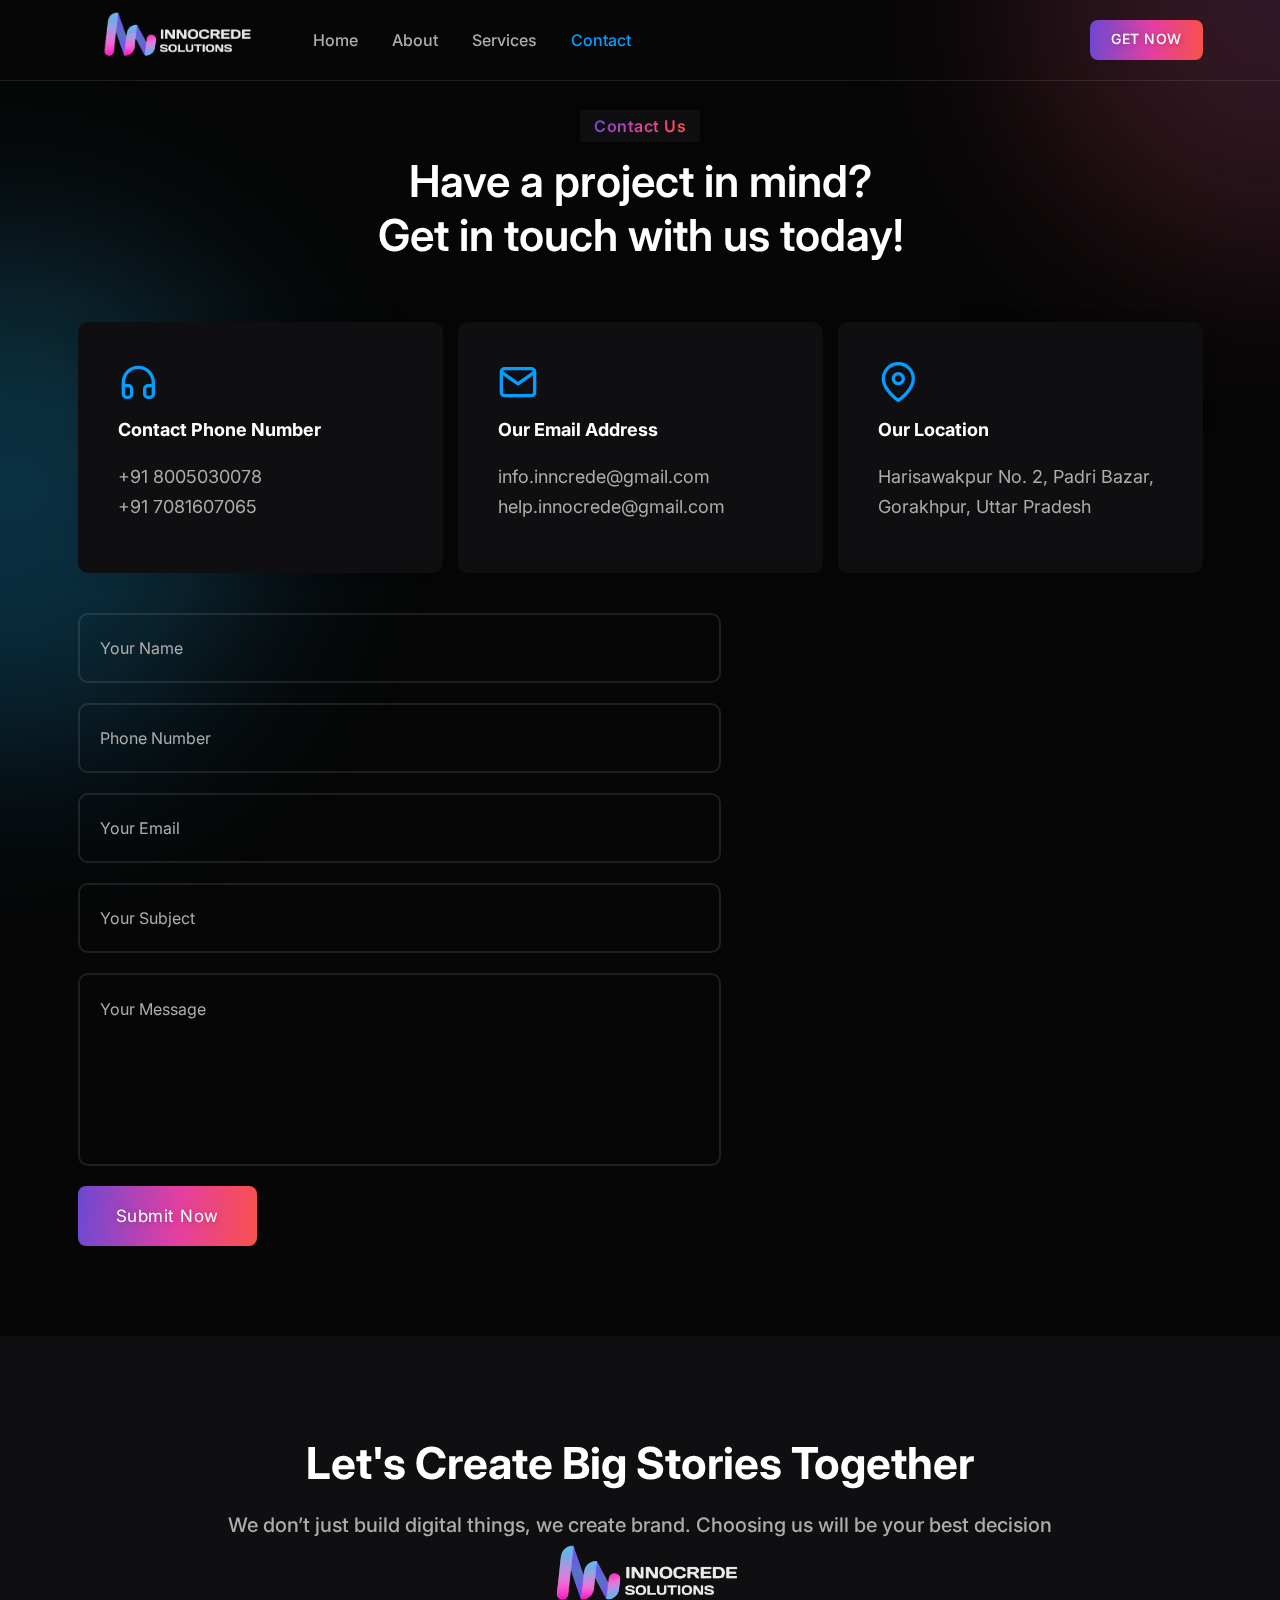
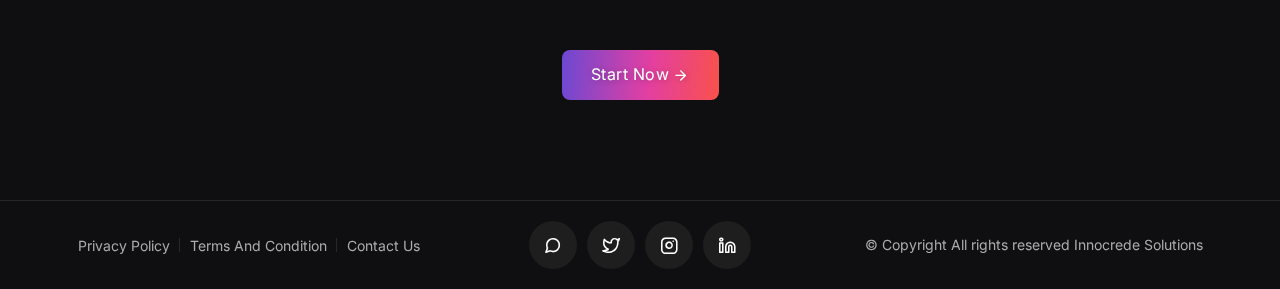
<file: contact.html>
<!DOCTYPE html>
<html lang="en">

<head>
    <meta charset="UTF-8">
    <meta name="viewport" content="width=device-width, initial-scale=1.0">
    <title>INNOCREDE</title>
    <meta name="theme-style-mode" content="1">
    <link rel="shortcut icon" type="image/x-icon" href="assets/images/favicon.png">
    <!-- CSS ============================================ -->
    <link rel="stylesheet" href="assets/css/vendor/bootstrap.min.css">
    <link rel="stylesheet" href="assets/css/plugins/animation.css">
    <link rel="stylesheet" href="assets/css/plugins/feature.css">
    <link rel="stylesheet" href="assets/css/plugins/magnify.min.css">
    <link rel="stylesheet" href="assets/css/plugins/slick.css">
    <link rel="stylesheet" href="assets/css/plugins/slick-theme.css">
    <link rel="stylesheet" href="assets/css/plugins/lightbox.css">
    <link rel="stylesheet" href="assets/css/style.css">
</head>

<body>
    <!-- Navbar start -->
    <header class="rainbow-header header-default header-left-align header-transparent header-sticky">
        <div class="container position-relative">
            <div class="row align-items-center">
                <div class="col-lg-9 col-md-6 col-4 position-static">
                    <div class="header-left d-flex">
                        <div class="logo">
                            <a href="index.html">
                                <img class="logo-light" src="assets/images/logo-light.png" alt="Corporate Logo">
                                <img class="logo-dark" src=assets/images/logo-light.png alt="Corporate Logo">
                            </a>
                        </div>
                        <nav class="mainmenu-nav d-none d-lg-block">
                            <ul class="mainmenu">
                                <li><a href="index.html">Home</a></li>
                                <li><a href="about.html">About</a></li>
                                <li><a href="services.html">Services</a></li>
                                <li><a href="contact.html">Contact</a></li>
                            </ul>
                        </nav>
                    </div>
                </div>
                <div class="col-lg-3 col-md-6 col-8">
                    <div class="header-right">
                        <div class="header-btn">
                            <a class="btn-default btn-small" target="_blank"
                                href="contact.html">GET NOW</a>
                        </div>

                        <!-- Start Mobile-Menu-Bar -->
                        <div class="mobile-menu-bar ml--5 d-block d-lg-none">
                            <div class="hamberger">
                                <button class="hamberger-button">
                                    <i class="feather-menu"></i>
                                </button>
                            </div>
                        </div>
                        <!-- Start Mobile-Menu-Bar -->

                       

                    </div>
                </div>
            </div>
        </div>
    </header>
    <div class="popup-mobile-menu">
        <div class="inner">
            <div class="header-top">
                <div class="logo">
                    <a href="index.html">
                        <img class="logo-light" src="assets/images/logo-light.png" alt="Corporate Logo">
                        <img class="logo-dark" src="assets/images/logo-light.png" alt="Corporate Logo">
                    </a>
                </div>
                <div class="close-menu">
                    <button class="close-button">
                        <i class="feather-x"></i>
                    </button>
                </div>
            </div>
            <ul class="mainmenu">
                <li><a href="index.html">Home</a></li>
                <li><a href="about.html">About</a></li>
                <li><a href="services.html">Services</a></li>
                <li><a href="contact.html">Contact</a></li>
            </ul>
        </div>
    </div>
    <!-- Navbar end -->

    <!-- Start Theme Style  -->
    <div>
        <div class="rainbow-gradient-circle"></div>
        <div class="rainbow-gradient-circle theme-pink"></div>
    </div>
    <!-- End Theme Style  -->


    <!-- Start Contact Area  -->
    <div class="main-content">

        <div class="rainbow-contact-area rainbow-section-gap">
            <div class="container">
                <div class="row">
                    <div class="col-lg-12 mb--40 mt--40">
                        <div class="section-title text-center" data-sal="slide-up" data-sal-duration="700"
                            data-sal-delay="100">
                            <h4 class="subtitle "><span class="theme-gradient">Contact Us</span></h4>
                            <h2 class="title w-600 mb--20">Have a project in mind? <br> Get in touch with us today! </h2>
                        </div>
                    </div>
                </div>
                <div class="row row--15">
                    <div class="col-lg-12">
                        <div class="rainbow-contact-address mt_dec--30">
                            <div class="row">
                                <div class="col-lg-4 col-md-6 col-12">
                                    <div class="rainbow-address">
                                        <div class="icon">
                                            <i class="feather-headphones"></i>
                                        </div>
                                        <div class="inner">
                                            <h4 class="title">Contact Phone Number</h4>
                                            <p><a href="#">+91 8005030078</a></p>
                                            <p><a href="#">+91 7081607065</a></p>
                                        </div>
                                    </div>
                                </div>
                                <div class="col-lg-4 col-md-6 col-12">
                                    <div class="rainbow-address">
                                        <div class="icon">
                                            <i class="feather-mail"></i>
                                        </div>
                                        <div class="inner">
                                            <h4 class="title">Our Email Address</h4>
                                            <p><a href="mailto:admin@gmail.com">info.inncrede@gmail.com</a></p>
                                            <p><a href="mailto:example@gmail.com">help.innocrede@gmail.com</a></p>
                                        </div>
                                    </div>
                                </div>
                                <div class="col-lg-4 col-md-6 col-12">
                                    <div class="rainbow-address">
                                        <div class="icon">
                                            <i class="feather-map-pin"></i>
                                        </div>
                                        <div class="inner">
                                            <h4 class="title">Our Location</h4>
                                            <p>Harisawakpur No. 2, Padri Bazar, Gorakhpur, Uttar Pradesh</p>
                                        </div>
                                    </div>
                                </div>
                            </div>
                        </div>
                    </div>
                </div>

                <div class="row mt--40 row--15">
                    <div class="col-lg-7">
                        <form class="contact-form-1 rainbow-dynamic-form" id="contact-form" method="POST"
                            action="mail.php">
                            <div class="form-group">
                                <input type="text" name="contact-name" id="contact-name" placeholder="Your Name">
                            </div>
                            <div class="form-group">
                                <input type="text" name="contact-phone" id="contact-phone" placeholder="Phone Number">
                            </div>
                            <div class="form-group">
                                <input type="email" id="contact-email" name="contact-email" placeholder="Your Email">
                            </div>

                            <div class="form-group">
                                <input type="text" id="subject" name="subject" placeholder="Your Subject">
                            </div>

                            <div class="form-group">
                                <textarea name="contact-message" id="contact-message"
                                    placeholder="Your Message"></textarea>
                            </div>

                            <div class="form-group">
                                <button name="submit" type="submit" id="submit"
                                    class="btn-default btn-large rainbow-btn">
                                    <span>Submit Now</span>
                                </button>
                            </div>
                        </form>
                    </div>
                    <div class="col-lg-5 mt_md--30 mt_sm--30">
                        <div class="google-map-style-1">
                            <iframe 
    src="https://www.google.com/maps/embed?pb=!1m18!1m12!1m3!1d3445135.680773236!2d74.6868814580101!3d30.73331484386926!2m3!1f0!2f0!3f0!3m2!1i1024!2i768!4f13.1!3m3!1m2!1s0x390fed283fc6b8ef%3A0x9dd3765a8d6f6d4a!2sChandigarh!5e0!3m2!1sen!2sin!4v1712589079877!5m2!1sen!2sin" 
    width="600" 
    height="550" 
    style="border:0;" 
    allowfullscreen="" 
    loading="lazy">
</iframe>

                        </div>
                    </div>
                </div>
            </div>
        </div>

    </div>
    <!-- End Contact Area  -->




    <!-- Footer start -->

    <footer class="rainbow-footer footer-style-default variation-two">

        <div class="rainbow-callto-action rainbow-call-to-action style-8 content-wrapper">
            <div class="container">
                <div class="row row--0 align-items-center ">
                    <div class="col-lg-12">
                        <div class="inner">
                            <div class="content text-center">
                                <h2 class="title">Let's Create Big Stories Together</h2>
                                <h6 class="subtitle">We don’t just build digital things, we create brand. Choosing us
                                    will be your best decision</h6>
                                <div class="logo">
                                    <a href="index.html">
                                        <img class="logo-light" src="assets/images/logo-light.png" alt="Corporate Logo">
                                        <img class="logo-dark" src="assets/images/logo-dark.png" alt="Corporate Logo">
                                    </a>
                                </div>
                                <div class="call-to-btn text-center mt--30"><a class="btn-default btn-icon"
                                        target="_blank" href="/contact.html">Start Now<i
                                            class="icon feather-arrow-right"> </i></a></div>
                            </div>
                        </div>
                    </div>
                </div>
            </div>
        </div>
        <!-- <div class="footer-top">
            <div class="container">
                <div class="row">
                    <div class="col-lg-2 col-md-6 col-sm-6 col-12">
                        <div class="rainbow-footer-widget">
                            <h4 class="title">Services</h4>
                            <div class="inner">
                                <ul class="footer-link link-hover">
                                    <li><a href="about.html">About</a></li>
                                    <li><a href="#">Portfolio</a></li>
                                    <li><a href="contact.html">Contact</a></li>
                                    <li><a href="service.html">Service</a></li>
                                </ul>
                            </div>
                        </div>
                    </div>
                    <div class="col-lg-2 col-md-6 col-sm-6 col-12">
                        <div class="rainbow-footer-widget">
                            <div class="widget-menu-top">
                                <h4 class="title">Solutions</h4>
                                <div class="inner">
                                    <ul class="footer-link link-hover">
                                        <li><a href="#">Brand</a></li>
                                        <li><a href="#">call To Action</a></li>
                                        <li><a href="#">Counter</a></li>
                                        <li><a href="service.html">Service</a></li>
                                    </ul>
                                </div>
                            </div>
                        </div>
                    </div>
                    <div class="col-lg-2 col-md-6 col-sm-6 col-12">
                        <div class="rainbow-footer-widget">
                            <h4 class="title">Company</h4>
                            <div class="inner">
                                <ul class="footer-link link-hover">
                                    <li><a href="#">Pricing</a></li>
                                    <li><a href="#">Tab Styles</a></li>
                                    <li><a href="service.html">Service</a></li>
                                    <li><a href="#">Social</a></li>
                                </ul>
                            </div>
                        </div>
                    </div>
                    <div class="col-lg-2 col-md-6 col-sm-6 col-12">
                        <div class="rainbow-footer-widget">
                            <h4 class="title">Resources</h4>
                            <div class="inner">
                                <ul class="footer-link link-hover">
                                    <li><a href="#">Team</a></li>
                                    <li><a href="#">Testimonial</a></li>
                                    <li><a href="service.html">Service</a></li>
                                    <li><a href="#">Timeline</a></li>
                                </ul>
                            </div>
                        </div>
                    </div>
                    <div class="col-lg-4 col-md-6 col-sm-6 col-12">
                        <div class="rainbow-footer-widget">
                            <h4 class="title">Stay With Us.</h4>
                            <div class="inner">
                                <h6 class="subtitle">2000+ Our clients are subscribe Around the World</h6>
                                <ul class="social-icon social-default justify-content-start">
                                    <li><a href="https://x.com/innocrede">
                                            <i class="feather-twitter"></i>
                                        </a>
                                    </li>
                                    <li><a href="https://www.linkedin.com/company/innocrede-solution/">
                                            <i class="feather-linkedin"></i>
                                        </a>
                                    </li>
                                    <li><a href="https://www.instagram.com/innocrede_solutions">
                                            <i class="feather-instagram"></i>
                                        </a>
                                    </li>
                                    <li><a href="https://wa.me/917081607065">
                                            <i class="feather-whatsapp"></i>
                                        </a>
                                    </li>
                                </ul>
                            </div>
                        </div>
                    </div>
                </div>
            </div>
        </div> -->
        <div class="copyright-area copyright-style-one variation-two">
            <div class="container">
                <div class="row align-items-center">
                    <div class="col-lg-4 col-md-7 col-sm-12 col-12">
                        <div class="copyright-left">
                            <ul class="ft-menu link-hover">
                                <li><a href="#">Privacy Policy</a></li>
                                </a>
                                <li><a href="#">Terms And Condition</a></li>
                                <li><a href="contact.html">Contact Us</a></li>
                            </ul>
                        </div>
                    </div>
                    <div class="col-lg-4 col-md-5 mt_sm--20">
                        <div class="copyright-center text-center">
                            <ul class="social-icon social-default color-lessdark justify-content-center">
                                <li data-sal="slide-up" data-sal-duration="400" data-sal-delay="200"
                                    class="sal-animate"><a href="https://wa.me/917081607065">
                                    <i class="feather-message-circle"></i>
                                </a>
                                </li>
                                <li data-sal="slide-up" data-sal-duration="400" data-sal-delay="300"
                                    class="sal-animate"><a href="https://x.com/innocrede">
                                        <i class="feather-twitter"></i>
                                    </a>
                                </li>
                                <li data-sal="slide-up" data-sal-duration="400" data-sal-delay="400"
                                    class="sal-animate"><a href="https://www.instagram.com/innocrede_solutions">
                                        <i class="feather-instagram"></i>
                                    </a>
                                </li>
                                <li data-sal="slide-up" data-sal-duration="400" data-sal-delay="500"
                                    class="sal-animate"><a href="https://www.linkedin.com/company/innocrede-solution/">
                                        <i class="feather-linkedin"></i>
                                    </a>
                                </li>
                            </ul>
                        </div>
                    </div>
                    <div class="col-lg-4 col-md-12 col-sm-12 col-12 mt_md--20 mt_sm--20">
                        <div class="copyright-right text-center text-lg-end">
                            <p class="copyright-text">© Copyright All rights reserved <a target="_blank"
                                    href="https://themeforest.net/user/rainbow-themes/portfolio">Innocrede Solutions</a>
                            </p>
                        </div>
                    </div>
                </div>
            </div>
        </div>
    </footer>

    <!-- Footer end -->

    <script src="assets/js/vendor/modernizr.min.js"></script>
    <script src="assets/js/vendor/jquery.min.js"></script>
    <script src="assets/js/vendor/bootstrap.min.js"></script>
    <script src="assets/js/vendor/popper.min.js"></script>
    <script src="assets/js/vendor/waypoint.min.js"></script>
    <script src="assets/js/vendor/wow.min.js"></script>
    <script src="assets/js/vendor/counterup.min.js"></script>
    <script src="assets/js/vendor/feather.min.js"></script>
    <script src="assets/js/vendor/sal.min.js"></script>
    <script src="assets/js/vendor/masonry.js"></script>
    <script src="assets/js/vendor/imageloaded.js"></script>
    <script src="assets/js/vendor/magnify.min.js"></script>
    <script src="assets/js/vendor/lightbox.js"></script>
    <script src="assets/js/vendor/slick.min.js"></script>
    <script src="assets/js/vendor/easypie.js"></script>
    <script src="assets/js/vendor/text-type.js"></script>
    <script src="assets/js/vendor/jquery.style.swicher.js"></script>
    <script src="assets/js/vendor/js.cookie.js"></script>
    <script src="assets/js/vendor/jquery-one-page-nav.js"></script>
    <!-- Main JS -->
    <script src="assets/js/main.js"></script>
</body>

</html>
</file>
<file: assets/css/plugins/feature.css>
@font-face {
	font-family: 'Feather';
	src:
	url('../../fonts/Feather_sdxovp.ttf') format('truetype'),
	url('../../fonts/Feather_sdxovp.woff') format('woff'),
	url('../../fonts/Feather_sdxovp.svg#Feather') format('svg');
	font-weight: normal;
	font-style: normal;
}
[class^="feather-"], [class*=" feather-"] {
	font-family: 'feather' !important;
	speak: none;
	font-style: normal;
	font-weight: normal;
	font-variant: normal;
	text-transform: none;
	line-height: 1;
	-webkit-font-smoothing: antialiased;
	-moz-osx-font-smoothing: grayscale;
}

.feather-activity:before {
	content: "\e900";
}
.feather-airplay:before {
	content: "\e901";
}
.feather-alecirclert-:before {
	content: "\e902";
}
.feather-alert-octagon:before {
	content: "\e903";
}
.feather-alert-triangle:before {
	content: "\e904";
}
.feather-align-center:before {
	content: "\e905";
}
.feather-align-justify:before {
	content: "\e906";
}
.feather-align-left:before {
	content: "\e907";
}
.feather-align-right:before {
	content: "\e908";
}
.feather-anchor:before {
	content: "\e909";
}
.feather-aperture:before {
	content: "\e90a";
}
.feather-archive:before {
	content: "\e90b";
}
.feather-arrow-down:before {
	content: "\e90c";
}
.feather-arrow-down-circle:before {
	content: "\e90d";
}
.feather-arrow-down-left:before {
	content: "\e90e";
}
.feather-arrow-down-right:before {
	content: "\e90f";
}
.feather-arrow-left:before {
	content: "\e910";
}
.feather-arrow-left-circle:before {
	content: "\e911";
}
.feather-arrow-right:before {
	content: "\e912";
}
.feather-arrow-right-circle:before {
	content: "\e913";
}
.feather-arrow-up:before {
	content: "\e914";
}
.feather-arrow-up-circle:before {
	content: "\e915";
}
.feather-arrow-up-left:before {
	content: "\e916";
}
.feather-arrow-up-right:before {
	content: "\e917";
}
.feather-at-sign:before {
	content: "\e918";
}
.feather-award:before {
	content: "\e919";
}
.feather-bar-chart:before {
	content: "\e91a";
}
.feather-bar-chart-2:before {
	content: "\e91b";
}
.feather-battery:before {
	content: "\e91c";
}
.feather-battery-charging:before {
	content: "\e91d";
}
.feather-bell:before {
	content: "\e91e";
}
.feather-bell-off:before {
	content: "\e91f";
}
.feather-bluetooth:before {
	content: "\e920";
}
.feather-bold:before {
	content: "\e921";
}
.feather-book:before {
	content: "\e922";
}
.feather-book-open:before {
	content: "\e923";
}
.feather-bookmark:before {
	content: "\e924";
}
.feather-box:before {
	content: "\e925";
}
.feather-briefcase:before {
	content: "\e926";
}
.feather-calendar:before {
	content: "\e927";
}
.feather-camera:before {
	content: "\e928";
}
.feather-camera-off:before {
	content: "\e929";
}
.feather-cast:before {
	content: "\e92a";
}
.feather-check:before {
	content: "\e92b";
}
.feather-check-circle:before {
	content: "\e92c";
}
.feather-check-square:before {
	content: "\e92d";
}
.feather-chevron-down:before {
	content: "\e92e";
}
.feather-chevron-left:before {
	content: "\e92f";
}
.feather-chevron-right:before {
	content: "\e930";
}
.feather-chevron-up:before {
	content: "\e931";
}
.feather-chevrons-down:before {
	content: "\e932";
}
.feather-chevrons-left:before {
	content: "\e933";
}
.feather-chevrons-right:before {
	content: "\e934";
}
.feather-chevrons-up:before {
	content: "\e935";
}
.feather-chrome:before {
	content: "\e936";
}
.feather-circle:before {
	content: "\e937";
}
.feather-clipboard:before {
	content: "\e938";
}
.feather-clock:before {
	content: "\e939";
}
.feather-cloud:before {
	content: "\e93a";
}
.feather-cloud-drizzle:before {
	content: "\e93b";
}
.feather-cloud-lightning:before {
	content: "\e93c";
}
.feather-cloud-off:before {
	content: "\e93d";
}
.feather-cloud-rain:before {
	content: "\e93e";
}
.feather-cloud-snow:before {
	content: "\e93f";
}
.feather-code:before {
	content: "\e940";
}
.feather-codepen:before {
	content: "\e941";
}
.feather-command:before {
	content: "\e942";
}
.feather-compass:before {
	content: "\e943";
}
.feather-copy:before {
	content: "\e944";
}
.feather-corner-down-left:before {
	content: "\e945";
}
.feather-corner-down-right:before {
	content: "\e946";
}
.feather-corner-left-down:before {
	content: "\e947";
}
.feather-corner-left-up:before {
	content: "\e948";
}
.feather-corner-right-down:before {
	content: "\e949";
}
.feather-corner-right-up:before {
	content: "\e94a";
}
.feather-corner-up-left:before {
	content: "\e94b";
}
.feather-corner-up-right:before {
	content: "\e94c";
}
.feather-cpu:before {
	content: "\e94d";
}
.feather-credit-card:before {
	content: "\e94e";
}
.feather-crop:before {
	content: "\e94f";
}
.feather-crosshair:before {
	content: "\e950";
}
.feather-database:before {
	content: "\e951";
}
.feather-delete:before {
	content: "\e952";
}
.feather-disc:before {
	content: "\e953";
}
.feather-dollar-sign:before {
	content: "\e954";
}
.feather-download:before {
	content: "\e955";
}
.feather-download-cloud:before {
	content: "\e956";
}
.feather-droplet:before {
	content: "\e957";
}
.feather-edit:before {
	content: "\e958";
}
.feather-edit-2:before {
	content: "\e959";
}
.feather-edit-3:before {
	content: "\e95a";
}
.feather-external-link:before {
	content: "\e95b";
}
.feather-eye:before {
	content: "\e95c";
}
.feather-eye-off:before {
	content: "\e95d";
}
.feather-facebook:before {
	content: "\e95e";
}
.feather-fast-forward:before {
	content: "\e95f";
}
.feather-feather:before {
	content: "\e960";
}
.feather-file:before {
	content: "\e961";
}
.feather-file-minus:before {
	content: "\e962";
}
.feather-file-plus:before {
	content: "\e963";
}
.feather-file-text:before {
	content: "\e964";
}
.feather-film:before {
	content: "\e965";
}
.feather-filter:before {
	content: "\e966";
}
.feather-flag:before {
	content: "\e967";
}
.feather-folder:before {
	content: "\e968";
}
.feather-folder-minus:before {
	content: "\e969";
}
.feather-folder-plus:before {
	content: "\e96a";
}
.feather-gift:before {
	content: "\e96b";
}
.feather-git-branch:before {
	content: "\e96c";
}
.feather-git-commit:before {
	content: "\e96d";
}
.feather-git-merge:before {
	content: "\e96e";
}
.feather-git-pull-request:before {
	content: "\e96f";
}
.feather-github:before {
	content: "\e970";
}
.feather-gitlab:before {
	content: "\e971";
}
.feather-globe:before {
	content: "\e972";
}
.feather-grid:before {
	content: "\e973";
}
.feather-hard-drive:before {
	content: "\e974";
}
.feather-hash:before {
	content: "\e975";
}
.feather-headphones:before {
	content: "\e976";
}
.feather-heart:before {
	content: "\e977";
}
.feather-help-circle:before {
	content: "\e978";
}
.feather-home:before {
	content: "\e979";
}
.feather-image:before {
	content: "\e97a";
}
.feather-inbox:before {
	content: "\e97b";
}
.feather-info:before {
	content: "\e97c";
}
.feather-instagram:before {
	content: "\e97d";
}
.feather-italic:before {
	content: "\e97e";
}
.feather-layers:before {
	content: "\e97f";
}
.feather-layout:before {
	content: "\e980";
}
.feather-life-buoy:before {
	content: "\e981";
}
.feather-link:before {
	content: "\e982";
}
.feather-link-2:before {
	content: "\e983";
}
.feather-linkedin:before {
	content: "\e984";
}
.feather-list:before {
	content: "\e985";
}
.feather-loader:before {
	content: "\e986";
}
.feather-lock:before {
	content: "\e987";
}
.feather-log-in:before {
	content: "\e988";
}
.feather-log-out:before {
	content: "\e989";
}
.feather-mail:before {
	content: "\e98a";
}
.feather-map:before {
	content: "\e98b";
}
.feather-map-pin:before {
	content: "\e98c";
}
.feather-maximize:before {
	content: "\e98d";
}
.feather-maximize-2:before {
	content: "\e98e";
}
.feather-menu:before {
	content: "\e98f";
}
.feather-message-circle:before {
	content: "\e990";
}
.feather-message-square:before {
	content: "\e991";
}
.feather-mic:before {
	content: "\e992";
}
.feather-mic-off:before {
	content: "\e993";
}
.feather-minimize:before {
	content: "\e994";
}
.feather-minimize-2:before {
	content: "\e995";
}
.feather-minus:before {
	content: "\e996";
}
.feather-minus-circle:before {
	content: "\e997";
}
.feather-minus-square:before {
	content: "\e998";
}
.feather-monitor:before {
	content: "\e999";
}
.feather-moon:before {
	content: "\e99a";
}
.feather-more-horizontal:before {
	content: "\e99b";
}
.feather-more-vertical:before {
	content: "\e99c";
}
.feather-move:before {
	content: "\e99d";
}
.feather-music:before {
	content: "\e99e";
}
.feather-navigation:before {
	content: "\e99f";
}
.feather-navigation-2:before {
	content: "\e9a0";
}
.feather-octagon:before {
	content: "\e9a1";
}
.feather-package:before {
	content: "\e9a2";
}
.feather-paperclip:before {
	content: "\e9a3";
}
.feather-pause:before {
	content: "\e9a4";
}
.feather-pause-circle:before {
	content: "\e9a5";
}
.feather-percent:before {
	content: "\e9a6";
}
.feather-phone:before {
	content: "\e9a7";
}
.feather-phone-call:before {
	content: "\e9a8";
}
.feather-phone-forwarded:before {
	content: "\e9a9";
}
.feather-phone-incoming:before {
	content: "\e9aa";
}
.feather-phone-missed:before {
	content: "\e9ab";
}
.feather-phone-off:before {
	content: "\e9ac";
}
.feather-phone-outgoing:before {
	content: "\e9ad";
}
.feather-pie-chart:before {
	content: "\e9ae";
}
.feather-play:before {
	content: "\e9af";
}
.feather-play-circle:before {
	content: "\e9b0";
}
.feather-plus:before {
	content: "\e9b1";
}
.feather-plus-circle:before {
	content: "\e9b2";
}
.feather-plus-square:before {
	content: "\e9b3";
}
.feather-pocket:before {
	content: "\e9b4";
}
.feather-power:before {
	content: "\e9b5";
}
.feather-printer:before {
	content: "\e9b6";
}
.feather-radio:before {
	content: "\e9b7";
}
.feather-refresh-ccw:before {
	content: "\e9b8";
}
.feather-refresh-cw:before {
	content: "\e9b9";
}
.feather-repeat:before {
	content: "\e9ba";
}
.feather-rewind:before {
	content: "\e9bb";
}
.feather-rotate-ccw:before {
	content: "\e9bc";
}
.feather-rotate-cw:before {
	content: "\e9bd";
}
.feather-rss:before {
	content: "\e9be";
}
.feather-save:before {
	content: "\e9bf";
}
.feather-scissors:before {
	content: "\e9c0";
}
.feather-search:before {
	content: "\e9c1";
}
.feather-send:before {
	content: "\e9c2";
}
.feather-server:before {
	content: "\e9c3";
}
.feather-settings:before {
	content: "\e9c4";
}
.feather-share:before {
	content: "\e9c5";
}
.feather-share-2:before {
	content: "\e9c6";
}
.feather-shield:before {
	content: "\e9c7";
}
.feather-shield-off:before {
	content: "\e9c8";
}
.feather-shopping-bag:before {
	content: "\e9c9";
}
.feather-shopping-cart:before {
	content: "\e9ca";
}
.feather-shuffle:before {
	content: "\e9cb";
}
.feather-sidebar:before {
	content: "\e9cc";
}
.feather-skip-back:before {
	content: "\e9cd";
}
.feather-skip-forward:before {
	content: "\e9ce";
}
.feather-slack:before {
	content: "\e9cf";
}
.feather-slash:before {
	content: "\e9d0";
}
.feather-sliders:before {
	content: "\e9d1";
}
.feather-smartphone:before {
	content: "\e9d2";
}
.feather-speaker:before {
	content: "\e9d3";
}
.feather-square:before {
	content: "\e9d4";
}
.feather-star:before {
	content: "\e9d5";
}
.feather-stop-circle:before {
	content: "\e9d6";
}
.feather-sun:before {
	content: "\e9d7";
}
.feather-sunrise:before {
	content: "\e9d8";
}
.feather-sunset:before {
	content: "\e9d9";
}
.feather-tablet:before {
	content: "\e9da";
}
.feather-tag:before {
	content: "\e9db";
}
.feather-target:before {
	content: "\e9dc";
}
.feather-terminal:before {
	content: "\e9dd";
}
.feather-thermometer:before {
	content: "\e9de";
}
.feather-thumbs-down:before {
	content: "\e9df";
}
.feather-thumbs-up:before {
	content: "\e9e0";
}
.feather-toggle-left:before {
	content: "\e9e1";
}
.feather-toggle-right:before {
	content: "\e9e2";
}
.feather-trash:before {
	content: "\e9e3";
}
.feather-trash-2:before {
	content: "\e9e4";
}
.feather-trending-down:before {
	content: "\e9e5";
}
.feather-trending-up:before {
	content: "\e9e6";
}
.feather-triangle:before {
	content: "\e9e7";
}
.feather-truck:before {
	content: "\e9e8";
}
.feather-tv:before {
	content: "\e9e9";
}
.feather-twitter:before {
	content: "\e9ea";
}
.feather-type:before {
	content: "\e9eb";
}
.feather-umbrella:before {
	content: "\e9ec";
}
.feather-underline:before {
	content: "\e9ed";
}
.feather-unlock:before {
	content: "\e9ee";
}
.feather-upload:before {
	content: "\e9ef";
}
.feather-upload-cloud:before {
	content: "\e9f0";
}
.feather-user:before {
	content: "\e9f1";
}
.feather-user-check:before {
	content: "\e9f2";
}
.feather-user-minus:before {
	content: "\e9f3";
}
.feather-user-plus:before {
	content: "\e9f4";
}
.feather-user-x:before {
	content: "\e9f5";
}
.feather-users:before {
	content: "\e9f6";
}
.feather-video:before {
	content: "\e9f7";
}
.feather-video-off:before {
	content: "\e9f8";
}
.feather-voicemail:before {
	content: "\e9f9";
}
.feather-volume:before {
	content: "\e9fa";
}
.feather-volume-1:before {
	content: "\e9fb";
}
.feather-volume-2:before {
	content: "\e9fc";
}
.feather-volume-x:before {
	content: "\e9fd";
}
.feather-watch:before {
	content: "\e9fe";
}
.feather-wifi:before {
	content: "\e9ff";
}
.feather-wifi-off:before {
	content: "\ea00";
}
.feather-wind:before {
	content: "\ea01";
}
.feather-x:before {
	content: "\ea02";
}
.feather-x-circle:before {
	content: "\ea03";
}
.feather-x-square:before {
	content: "\ea04";
}
.feather-youtube:before {
	content: "\ea05";
}
.feather-zap:before {
	content: "\ea06";
}
.feather-zap-off:before {
	content: "\ea07";
}
.feather-zoom-in:before {
	content: "\ea08";
}
.feather-zoom-out:before {
	content: "\ea09";
}
</file>
<file: assets/css/plugins/magnify.min.css>
.mfp-bg{top:0;left:0;width:100%;height:100%;z-index:502;overflow:hidden;position:fixed;background:#0b0b0b;opacity:.8;filter:alpha(opacity=80)}.mfp-wrap{top:0;left:0;width:100%;height:100%;z-index:503;position:fixed;outline:none !important;-webkit-backface-visibility:hidden}.mfp-container{height:100%;text-align:center;position:absolute;width:100%;height:100%;left:0;top:0;padding:0 8px;-webkit-box-sizing:border-box;box-sizing:border-box}.mfp-container:before{content:'';display:inline-block;height:100%;vertical-align:middle}.mfp-align-top .mfp-container:before{display:none}.mfp-content{position:relative;display:inline-block;vertical-align:middle;margin:0 auto;text-align:left;z-index:505}.mfp-inline-holder .mfp-content,.mfp-ajax-holder .mfp-content{width:100%;cursor:auto}.mfp-ajax-cur{cursor:progress}.mfp-zoom-out-cur,.mfp-zoom-out-cur .mfp-image-holder .mfp-close{cursor:-webkit-zoom-out;cursor:zoom-out}.mfp-zoom{cursor:pointer;cursor:-webkit-zoom-in;cursor:zoom-in}.mfp-auto-cursor .mfp-content{cursor:auto}.mfp-close,.mfp-arrow,.mfp-preloader,.mfp-counter{-webkit-user-select:none;-moz-user-select:none;-ms-user-select:none;user-select:none}.mfp-loading.mfp-figure{display:none}.mfp-hide{display:none !important}.mfp-preloader{color:#ccc;position:absolute;top:50%;width:auto;text-align:center;margin-top:-0.8em;left:8px;right:8px;z-index:504}.mfp-preloader a{color:#ccc}.mfp-preloader a:hover{color:white}.mfp-s-ready .mfp-preloader{display:none}.mfp-s-error .mfp-content{display:none}button.mfp-close,button.mfp-arrow{overflow:visible;cursor:pointer;background:transparent;border:0;-webkit-appearance:none;display:block;padding:0;z-index:506}button::-moz-focus-inner{padding:0;border:0}.mfp-close{width:44px;height:44px;line-height:44px;position:absolute;right:0;top:0;text-decoration:none;text-align:center;opacity:.65;padding:0 0 18px 10px;color:white;font-style:normal;font-size:28px;font-family:Arial,Baskerville,monospace}.mfp-close:hover,.mfp-close:focus{opacity:1}.mfp-close:active{top:1px}.mfp-close-btn-in .mfp-close{color:#333}.mfp-image-holder .mfp-close,.mfp-iframe-holder .mfp-close{color:white;right:-6px;text-align:right;padding-right:6px;width:100%}.mfp-counter{position:absolute;top:0;right:0;color:#ccc;font-size:12px;line-height:18px}.mfp-arrow{position:absolute;top:0;opacity:.65;margin:0;top:50%;margin-top:-55px;padding:0;width:90px;height:110px;-webkit-tap-highlight-color:rgba(0,0,0,0)}.mfp-arrow:active{margin-top:-54px}.mfp-arrow:hover,.mfp-arrow:focus{opacity:1}.mfp-arrow:before,.mfp-arrow:after,.mfp-arrow .mfp-b,.mfp-arrow .mfp-a{content:'';display:block;width:0;height:0;position:absolute;left:0;top:0;margin-top:35px;margin-left:35px;border:solid transparent}.mfp-arrow:after,.mfp-arrow .mfp-a{opacity:.8;border-top-width:12px;border-bottom-width:12px;top:8px}.mfp-arrow:before,.mfp-arrow .mfp-b{border-top-width:20px;border-bottom-width:20px}.mfp-arrow-left{left:0}.mfp-arrow-left:after,.mfp-arrow-left .mfp-a{border-right:12px solid black;left:5px}.mfp-arrow-left:before,.mfp-arrow-left .mfp-b{border-right:20px solid white}.mfp-arrow-right{right:0}.mfp-arrow-right:after,.mfp-arrow-right .mfp-a{border-left:12px solid black;left:3px}.mfp-arrow-right:before,.mfp-arrow-right .mfp-b{border-left:20px solid white}.mfp-iframe-holder{padding-top:40px;padding-bottom:40px}.mfp-iframe-holder .mfp-content{line-height:0;width:100%;max-width:900px}.mfp-iframe-scaler{width:100%;height:0;overflow:hidden;padding-top:56.25%}.mfp-iframe-scaler iframe{position:absolute;top:-3px;left:0;width:100%;height:100%;-webkit-box-shadow:0 0 8px rgba(0,0,0,0.6);box-shadow:0 0 8px rgba(0,0,0,0.6);background:black}.mfp-iframe-holder .mfp-close{top:-43px}img.mfp-img{width:auto;max-width:100%;height:auto;display:block;line-height:0;-webkit-box-sizing:border-box;box-sizing:border-box;padding:40px 0 40px;margin:0 auto}.mfp-figure:after{content:'';position:absolute;left:0;top:40px;bottom:40px;display:block;right:0;width:auto;height:auto;z-index:-1;-webkit-box-shadow:0 0 8px rgba(0,0,0,0.6);box-shadow:0 0 8px rgba(0,0,0,0.6)}.mfp-figure{line-height:0}.mfp-bottom-bar{margin-top:-36px;position:absolute;top:100%;left:0;width:100%;cursor:auto}.mfp-title{text-align:left;line-height:18px;color:#f3f3f3;word-break:break-word;padding-right:36px}.mfp-figure small{color:#bdbdbd;display:block;font-size:12px;line-height:14px}.mfp-image-holder .mfp-content{max-width:100%}.mfp-gallery .mfp-image-holder .mfp-figure{cursor:pointer}@media screen and (max-width:800px) and (orientation:landscape),screen and (max-height:300px){.mfp-img-mobile .mfp-image-holder{padding-left:0;padding-right:0}.mfp-img-mobile img.mfp-img{padding:0}.mfp-img-mobile .mfp-figure:after{top:0;bottom:0}.mfp-img-mobile .mfp-bottom-bar{background:rgba(0,0,0,0.6);bottom:0;margin:0;top:auto;padding:3px 5px;position:fixed;-webkit-box-sizing:border-box;box-sizing:border-box}.mfp-img-mobile .mfp-bottom-bar:empty{padding:0}.mfp-img-mobile .mfp-counter{right:5px;top:3px}.mfp-img-mobile .mfp-close{top:0;right:0;width:35px;height:35px;line-height:35px;background:rgba(0,0,0,0.6);position:fixed;text-align:center;padding:0}.mfp-img-mobile .mfp-figure small{display:inline;margin-left:5px}}@media all and (max-width:800px){.mfp-arrow{-webkit-transform:scale(0.75);-ms-transform:scale(0.75);transform:scale(0.75)}.mfp-arrow-left{-webkit-transform-origin:0 0;-ms-transform-origin:0 0;transform-origin:0 0}.mfp-arrow-right{-webkit-transform-origin:100%;-ms-transform-origin:100%;transform-origin:100%}.mfp-container{padding-left:6px;padding-right:6px}}.mfp-ie7 .mfp-img{padding:0}.mfp-ie7 .mfp-bottom-bar{width:600px;left:50%;margin-left:-300px;margin-top:5px;padding-bottom:5px}.mfp-ie7 .mfp-container{padding:0}.mfp-ie7 .mfp-content{padding-top:44px}.mfp-ie7 .mfp-close{top:0;right:0;padding-top:0}
</file>
<file: assets/css/style.css>
@charset "UTF-8";
/**************************************
 CSS Index  
****************************

/--- Default Styles -----/

01.Variables
02.Mixins
03.Reset
04.Typography
05.Extend
06.Animations
07.Shortcode
08.Spacing
09.Common
10.Forms
11.Sal
12.Text Animation
13.Themebg

/--- Header Styles -----/

01.Headerdefault
02.Nav
03.Header Top
04.HeaderTopBar
05.Mobilemenu

/--- Elements -----/

01.Breadcrumb
02.Sectiontitle
03.Button
04.Service
05.Card
06.Counter
07.Progressbar
08.Accordion
09.Social Share
10.Team
11.Portfolio
12.Testimonial
13.Slickslide
14.Timeline
15.Call to Action
16.Tab
17.Pricing
18.Split
19.Vedio
20.Gallery
21.Contact
22.Brand
23.404
24.Advance Tab
25.Advancepricing
26.Contact Form
27.Swicher
28.Backto Top
29.About
30.Newsletter

/--- Blog -----/
01.Blog
02.Sidebar
03.Blog Details

/--- Footer -----/
01.Footer
02.Copyright

/--- Template -----/
01.Banner
02.Portfoliodetails
03.Splash
04.Lightmode

***************************************/
/**************************************
    Default Styles
***************************************/
/*-- Variables --*/
@import url("https://fonts.googleapis.com/css2?family=Inter:wght@300;400;500;600;700;800&display=swap");

:root {
  --color-primary: #059DFF;
  --color-primary-rgba: rgb(5, 157, 255);
  --color-primary-rgba-2: rgba(5, 157, 255, 0.15);
  --color-primary-alt: #059DFF;
  --color-primary-light: #059DFF;
  --color-primary-lightest: #059DFF;
  --color-secondary: #FB5343;
  --color-tertiary: #6549D5;
  --color-tertiary-alt: #6549D5;
  --color-pink: #E33FA1;
  --color-light-green: #36C6F0;
  --color-primary-darker: #011827;
  --color-tertiary-darker: #150b40;
  --color-secondary-darker: #190301;
  --color-light-green-darker: #001f27;
  --color-pink-darker: #2f011d;
  --color-heading: #ffffff;
  --color-body: #acacac;
  --color-dark: #060606;
  --color-darker: rgba(6, 6, 6, 0.7);
  --color-darkest: rgba(0, 0, 0, 0.3);
  --color-black: #000000;
  --color-black-off: rgba(0, 0, 0, 0.2);
  --color-blacker: rgba(15, 15, 17, 0);
  --color-blackest: #0f0f11;
  --color-border: hsla(0, 0%, 100%, 0.1);
  --color-lessdark: #1e1e1e;
  --color-gray: #65676B;
  --color-midgray: #878787;
  --color-light: #E4E6EA;
  --color-lighter: #CED0D4;
  --color-lightest: #F0F2F5;
  --color-white: #ffffff;
  --color-white-off: rgba(255, 255, 255, 0.05);
  --color-success: #3EB75E;
  --color-danger: #FF0003;
  --color-warning: #FF8F3C;
  --color-info: #1BA2DB;
  --color-facebook: #3B5997;
  --color-twitter: #1BA1F2;
  --color-youtube: #ED4141;
  --color-linkedin: #0077B5;
  --color-pinterest: #E60022;
  --color-instagram: #C231A1;
  --color-vimeo: #00ADEF;
  --color-twitch: #6441A3;
  --color-discord: #7289da;
  --color-extra01: #666666;
  --color-extra02: #606770;
  --color-extra03: #FBFBFD;
  --color-extra04: #1A1A1A;
  --color-extra05: #242424;
  --color-extra06: #111424;
  --border-width: 2px;
  --radius-small: 6px;
  --radius: 10px;
  --radius-big: 16px;
  --p-light: 300;
  --p-regular: 400;
  --p-medium: 500;
  --p-semi-bold: 600;
  --p-bold: 700;
  --p-extra-bold: 800;
  --p-black: 900;
  --shadow-primary: 0 0 20px 5px rgba(251, 83, 67, 0.2);
  --shadow-light: 1px 1px 6px rgba(0, 0, 0, 0.25);
  --shadow-lighter: 4px 4px 20px 20px rgba(0, 0, 0, 0.01);
  --transition: 0.3s;
  --transition-transform: transform .65s cubic-bezier(.23, 1, .32, 1);
  --font-primary: "Inter", sans-serif;
  --secondary-font: "Inter", sans-serif;
  --font-awesome: "Font Awesome 5 Pro";
  --font-size-b1: 18px;
  --font-size-b2: 16px;
  --font-size-b3: 14px;
  --font-size-b4: 12px;
  --line-height-b1: 1.67;
  --line-height-b2: 1.7;
  --line-height-b3: 1.6;
  --line-height-b4: 1.3;
  --h1: 56px;
  --h2: 44px;
  --h3: 36px;
  --h4: 24px;
  --h5: 18px;
  --h6: 16px;
}

/**
 * Reset Styels
 */
* {
  -webkit-box-sizing: border-box;
  -moz-box-sizing: border-box;
  box-sizing: border-box;
}

article,
aside,
details,
figcaption,
figure,
footer,
header,
nav,
section,
summary {
  display: block;
}

audio,
canvas,
video {
  display: inline-block;
}

audio:not([controls]) {
  display: none;
  height: 0;
}

[hidden] {
  display: none;
}

a {
  color: var(--color-heading);
  text-decoration: none;
  outline: none;
}

a:hover,
a:focus,
a:active {
  text-decoration: none;
  outline: none;
  color: var(--color-primary);
}

a:focus {
  outline: none;
}

address {
  margin: 0 0 24px;
}

abbr[title] {
  border-bottom: 1px dotted;
}

b,
strong {
  font-weight: bold;
}

mark {
  background: var(--color-primary);
  color: #ffffff;
}

code,
kbd,
pre,
samp {
  font-size: var(--font-size-b3);
  -webkit-hyphens: none;
  -moz-hyphens: none;
  -ms-hyphens: none;
  hyphens: none;
  color: var(--color-primary);
}

kbd,
ins {
  color: #ffffff;
}

pre,
pre.wp-block-code {
  font-family: "Courier 10 Pitch", Courier, monospace !important;
  font-size: 15px !important;
  margin: 40px 0 !important;
  overflow: auto;
  padding: 20px !important;
  white-space: pre !important;
  white-space: pre-wrap !important;
  word-wrap: break-word !important;
  color: var(--color-body) !important;
  background: var(--color-light);
  border-radius: 4px;
}

small {
  font-size: smaller;
}

sub,
sup {
  font-size: 75%;
  line-height: 0;
  position: relative;
  vertical-align: baseline;
}

sup {
  top: -0.5em;
}

sub {
  bottom: -0.25em;
}

dl {
  margin-top: 0;
  margin-bottom: 10px;
}

dd {
  margin: 0 15px 15px;
}

dt {
  font-weight: bold;
  color: var(--color-heading);
}

menu,
ol,
ul {
  margin: 16px 0;
  padding: 0 0 0 40px;
}

nav ul,
nav ol {
  list-style: none;
  list-style-image: none;
}

li>ul,
li>ol {
  margin: 0;
}

ol ul {
  margin-bottom: 0;
}

img {
  -ms-interpolation-mode: bicubic;
  border: 0;
  vertical-align: middle;
  max-width: 100%;
  height: auto;
}

svg:not(:root) {
  overflow: hidden;
}

figure {
  margin: 0;
}

form {
  margin: 0;
}

fieldset {
  border: 1px solid var(--color-border);
  margin: 0 2px;
  min-width: inherit;
  padding: 0.35em 0.625em 0.75em;
}

legend {
  border: 0;
  padding: 0;
  white-space: normal;
}

button,
input,
select,
textarea {
  font-size: 100%;
  margin: 0;
  max-width: 100%;
  vertical-align: baseline;
}

button,
input {
  line-height: normal;
}

button,
html input[type=button],
input[type=reset],
input[type=submit] {
  -webkit-appearance: button;
  -moz-appearance: button;
  appearance: button;
  cursor: pointer;
}

button[disabled],
input[disabled] {
  cursor: default;
}

input[type=checkbox],
input[type=radio] {
  padding: 0;
}

input[type=search] {
  -webkit-appearance: textfield;
  -moz-appearance: textfield;
  appearance: textfield;
  appearance: textfield;
  padding-right: 2px;
  width: 270px;
}

input[type=search]::-webkit-search-decoration {
  -webkit-appearance: none;
  appearance: none;
}

button::-moz-focus-inner,
input::-moz-focus-inner {
  border: 0;
  padding: 0;
}

textarea {
  overflow: auto;
  vertical-align: top;
}

caption,
th,
td {
  font-weight: normal;
}

table thead th {
  font-weight: 700;
}

td,
.wp-block-calendar tfoot td {
  border: 1px solid var(--color-border);
  padding: 7px 10px;
}

del {
  color: #333;
}

ins {
  background: rgba(56, 88, 246, 0.6);
  text-decoration: none;
  padding: 0 5px;
}

hr {
  background-size: 4px 4px;
  border: 0;
  height: 1px;
  margin: 0 0 24px;
  opacity: 0.6;
}

table a,
table a:link,
table a:visited {
  text-decoration: underline;
}

dt {
  font-weight: bold;
  margin-bottom: 10px;
}

dd {
  margin: 0 15px 15px;
}

caption {
  caption-side: top;
}

kbd {
  background: var(--heading-color);
}

dfn,
cite,
em {
  font-style: italic;
}

/* BlockQuote  */
blockquote,
q {
  -webkit-hyphens: none;
  -moz-hyphens: none;
  -ms-hyphens: none;
  hyphens: none;
  quotes: none;
}

blockquote:before,
blockquote:after,
q:before,
q:after {
  content: "";
  content: none;
}

blockquote {
  font-size: var(--font-size-b1);
  font-style: italic;
  font-weight: var(--p-light);
  margin: 24px 40px;
}

blockquote blockquote {
  margin-right: 0;
}

blockquote cite,
blockquote small {
  font-size: var(--font-size-b3);
  font-weight: normal;
}

blockquote strong,
blockquote b {
  font-weight: 700;
}

/**
 * Typography
 */
* {
  box-sizing: border-box;
}

html {
  overflow: hidden;
  overflow-y: auto;
  margin: 0;
  padding: 0;
  font-size: 10px;
}

body {
  overflow: hidden;
  font-size: var(--font-size-b2);
  line-height: var(--line-height-b2);
  -webkit-font-smoothing: antialiased;
  -moz-osx-font-smoothing: grayscale;
  font-family: var(--font-primary);
  color: var(--color-body);
  font-weight: var(--p-regular);
  background-color: var(--color-dark);
  margin: 0;
  padding: 0;
}

h1,
h2,
h3,
h4,
h5,
h6,
.h1,
.h2,
.h3,
.h4,
.h5,
.h6,
address,
p,
pre,
blockquote,
menu,
ol,
ul,
table,
hr {
  margin: 0;
  margin-bottom: 20px;
}

h1,
h2,
h3,
h4,
h5,
h6,
.h1,
.h2,
.h3,
.h4,
.h5,
.h6 {
  word-break: break-word;
  font-family: var(--secondary-font);
  line-height: 1.4074;
  color: var(--color-heading);
}

h1,
.h1 {
  font-size: var(--h1);
  line-height: 1.19;
}

h2,
.h2 {
  font-size: var(--h2);
  line-height: 1.23;
}

h3,
.h3 {
  font-size: var(--h3);
  line-height: 1.4;
}

h4,
.h4 {
  font-size: var(--h4);
  line-height: 1.25;
}

h5,
.h5 {
  font-size: var(--h5);
  line-height: 1.24;
}

h6,
.h6 {
  font-size: var(--h6);
  line-height: 1.25;
}

h1 a,
h2 a,
h3 a,
h4 a,
h5 a,
h6 a,
.h1 a,
.h2 a,
.h3 a,
.h4 a,
.h5 a,
.h6 a {
  color: inherit;
  transition: 0.5s;
}

a {
  color: var(--color-body);
}

@media only screen and (min-width: 768px) and (max-width: 991px) {

  h1,
  .h1 {
    font-size: 38px;
  }

  h2,
  .h2 {
    font-size: 32px;
  }

  h3,
  .h3 {
    font-size: 28px;
  }

  h4,
  .h4 {
    font-size: 24px;
  }

  h5,
  .h5 {
    font-size: 18px;
  }
}

@media only screen and (max-width: 767px) {

  h1,
  .h1 {
    font-size: 34px;
  }

  h2,
  .h2 {
    font-size: 28px;
  }

  h3,
  .h3 {
    font-size: 24px;
  }

  h4,
  .h4 {
    font-size: 20px;
  }

  h5,
  .h5 {
    font-size: 16px;
  }
}

h1,
.h1,
h2,
.h2,
h3,
.h3 {
  font-weight: var(--p-bold);
}

h4,
.h4,
h5,
.h5 {
  font-weight: var(--p-bold);
}

h6,
.h6 {
  font-weight: var(--p-medium);
}

p {
  font-size: var(--font-size-b2);
  line-height: var(--line-height-b2);
  font-weight: var(--p-regular);
  color: var(--color-body);
  margin: 0 0 18px;
}

@media only screen and (max-width: 767px) {
  p {
    margin: 0 0 20px;
    font-size: var(--font-size-b2);
    line-height: var(--line-height-b2);
  }
}

p.has-large-font-size {
  line-height: 1.5;
  font-size: 36px;
}

p.has-medium-font-size {
  font-size: 24px;
  line-height: 36px;
}

p.has-small-font-size {
  font-size: 13px;
}

p.has-very-light-gray-color {
  color: var(--color-white);
}

p.has-background {
  padding: 20px 30px;
}

p.b1 {
  font-size: var(--font-size-b1);
  line-height: var(--line-height-b1);
}

p.b2 {
  font-size: var(--font-size-b2);
  line-height: var(--line-height-b2);
}

p.b3 {
  font-size: var(--font-size-b3);
  line-height: var(--line-height-b3);
}

p.b4 {
  font-size: var(--font-size-b4);
  line-height: var(--line-height-b4);
}

.b1 {
  font-size: var(--font-size-b1);
  line-height: var(--line-height-b1);
}

.b2 {
  font-size: var(--font-size-b2);
  line-height: var(--line-height-b2);
}

.b3 {
  font-size: var(--font-size-b3);
  line-height: var(--line-height-b3);
}

.b4 {
  font-size: var(--font-size-b4);
  line-height: var(--line-height-b4);
}

table {
  border-collapse: collapse;
  border-spacing: 0;
  margin: 0 0 40px;
  width: 100%;
}

table a,
table a:link,
table a:visited {
  text-decoration: none;
}

cite,
.wp-block-pullquote cite,
.wp-block-pullquote.is-style-solid-color blockquote cite,
.wp-block-quote cite {
  color: var(--color-heading);
}

var {
  font-family: "Courier 10 Pitch", Courier, monospace;
}

/*---------------------------
	List Style 
---------------------------*/
ul,
ol {
  padding-left: 18px;
}

ul {
  list-style: square;
  margin-bottom: 30px;
  padding-left: 20px;
}

ul.liststyle.bullet li {
  font-size: 18px;
  line-height: 30px;
  color: var(--color-body);
  position: relative;
  padding-left: 30px;
}

@media only screen and (max-width: 767px) {
  ul.liststyle.bullet li {
    padding-left: 19px;
  }
}

ul.liststyle.bullet li::before {
  position: absolute;
  content: "";
  width: 6px;
  height: 6px;
  border-radius: 100%;
  background: var(--color-body);
  left: 0;
  top: 10px;
}

ul.liststyle.bullet li+li {
  margin-top: 8px;
}

ul li {
  font-size: var(--font-size-b1);
  line-height: var(--line-height-b1);
  margin-top: 10px;
  margin-bottom: 10px;
  color: var(--color-body);
  font-weight: 400;
}

ul li a {
  text-decoration: none;
  color: var(--color-body);
}

ul li a:hover {
  color: var(--color-primary);
}

ul ul {
  margin-bottom: 0;
}

ol {
  margin-bottom: 30px;
}

ol li {
  font-size: var(--font-size-b1);
  line-height: var(--line-height-b1);
  color: var(--color-gray);
  margin-top: 10px;
  margin-bottom: 10px;
  font-weight: 400;
}

ol li a {
  color: var(--heading-color);
  text-decoration: none;
}

ol li a:hover {
  color: var(--color-primary);
}

ol ul {
  padding-left: 30px;
}

hr {
  display: block;
  height: 0;
  margin: 15px 0;
  border-top: 1px solid var(--color-border);
  background: transparent;
}

kbd {
  background: var(--color-primary);
}

/*=====================
All Extend Here
=======================*/
.color-primary {
  color: var(--color-primary) !important;
}

.color-primary-light {
  color: var(--color-primary-light) !important;
}

.color-primary-alt {
  color: var(--color-primary-alt) !important;
}

.color-secondary {
  color: var(--color-secondary) !important;
}

.color-tertiary {
  color: var(--color-tertiary) !important;
}

.color-tertiary-alt {
  color: var(--color-tertiary-alt) !important;
}

.color-light-green {
  color: var(--color-light-green) !important;
}

.color-pink {
  color: var(--color-pink) !important;
}

.color-primary-darker {
  color: var(--color-primary-darker) !important;
}

.color-secondary-darker {
  color: var(--color-secondary-darker) !important;
}

.color-light-green-darker {
  color: var(--color-light-green-darker) !important;
}

.color-pink-darker {
  color: var(--color-pink-darker) !important;
}

.color-heading {
  color: var(--color-heading) !important;
}

.color-body {
  color: var(--color-body) !important;
}

.color-dark {
  color: var(--color-dark) !important;
}

.color-darker {
  color: var(--color-darker) !important;
}

.color-darkest {
  color: var(--color-darkest) !important;
}

.color-black {
  color: var(--color-black) !important;
}

.color-blacker {
  color: var(--color-blacker) !important;
}

.color-blackest {
  color: var(--color-blackest) !important;
}

.color-border {
  color: var(--color-border) !important;
}

.color-gray {
  color: var(--color-gray) !important;
}

.color-midgray {
  color: var(--color-midgray) !important;
}

.color-light {
  color: var(--color-light) !important;
}

.color-lighter {
  color: var(--color-lighter) !important;
}

.color-lightest {
  color: var(--color-lightest) !important;
}

.color-white {
  color: var(--color-white) !important;
}

[data-overlay]:before {
  background: var(--color-primary);
}

/* Radius */
.filter-button-default button,
.rainbow-card .inner .thumbnail .card-image img,
.rainbow-card .inner .thumbnail .card-image a,
.radius-small {
  border-radius: var(--radius-small);
}

.radius-small {
  border-radius: var(--radius-small);
}

.radius,
.post-scale {
  border-radius: var(--radius);
}

.radius-big {
  border-radius: var(--radius-big);
}

/* Font Weight */
.w-300 {
  font-weight: 300 !important;
}

.w-400 {
  font-weight: 400 !important;
}

.w-500 {
  font-weight: 500 !important;
}

.w-600 {
  font-weight: 600 !important;
}

.w-700 {
  font-weight: 700 !important;
}

.w-800 {
  font-weight: 800 !important;
}

.w-900 {
  font-weight: 900 !important;
}

/* Shadows */
.shadow-primary {
  box-shadow: var(--shadow-primary);
}

.shadow-light {
  box-shadow: var(--shadow-light);
}

.shadow-lighter {
  box-shadow: var(--shadow-lighter);
}

/*=============== Style Css =============*/
.rainbow-meta-list,
.advance-pricing .pricing-right .plan-offer-list,
.advance-brand,
.breadcrumb-inner ul.page-list {
  padding: 0;
  margin: 0;
  list-style: none;
}

.tagcloud a,
.wp-block-tag-cloud a,
.rbt-single-widget.widget_recent_comments ul li span,
.rbt-single-widget.widget_recent_entries ul li span,
.rbt-single-widget.widget_archive ul li span,
.rbt-single-widget.widget_categories ul li span,
.rbt-single-widget.widget_meta ul li span,
.rbt-single-widget.widget_pages ul li span,
.rbt-single-widget.widget_nav_menu ul li span,
.rbt-single-widget.widget_recent_comments ul li a,
.rbt-single-widget.widget_recent_entries ul li a,
.rbt-single-widget.widget_archive ul li a,
.rbt-single-widget.widget_categories ul li a,
.rbt-single-widget.widget_meta ul li a,
.rbt-single-widget.widget_pages ul li a,
.rbt-single-widget.widget_nav_menu ul li a,
.rainbow-address .inner p a,
.rainbow-slick-dot .slick-dots li button::after,
.filter-button-default button,
.rainbow-card .inner .content .title a,
.rainbow-card .inner .thumbnail .card-image img,
.rainbow-card,
.card-box .inner .content .title a,
.service.service__style--2 .content p,
.service.service__style--2 .content .title a,
.service.service__style--2 .content .title,
.service.gallery-style .content p,
.service.gallery-style .content .title a,
.service.gallery-style .content .title,
.service.service__style--1 .content p,
.service.service__style--1 .content .title a,
.service.service__style--1 .content .title,
.service.service__style--1 .icon,
.mainmenu-nav .mainmenu li.has-droupdown .submenu li a,
.form-group textarea,
.form-group input,
#scrollUp,
ul li a,
ol li a {
  transition: var(--transition);
}

.bg_image,
.bgImagePosition {
  background-repeat: no-repeat;
  background-size: cover;
  background-position: center center;
}

/*----------------------
    Animation Css  
-----------------------*/
.post-scale {
  overflow: hidden;
}

.post-scale img {
  transition: 0.5s;
}

.post-scale:hover img {
  transform: scale(1.1);
}

@keyframes customOne {
  from {
    transform: scale(1);
  }

  50% {
    transform: scale(0.9);
  }

  to {
    transform: scale(1);
  }
}

@keyframes customTwo {
  0% {
    transform: translate(0px, 0px);
  }

  50% {
    transform: translate(100px, 0px);
  }

  100% {
    transform: translate(50px, 50px);
  }
}

.customOne {
  animation: customOne 2s infinite;
}

/* ------------------------
    Custom Animation 01 
----------------------------*/
@-webkit-keyframes headerSlideDown {
  0% {
    margin-top: -100px;
  }

  to {
    margin-top: 0;
  }
}

@keyframes headerSlideDown {
  0% {
    margin-top: -100px;
  }

  to {
    margin-top: 0;
  }
}

/*------------------------
	slidefadeinup
--------------------------*/
@-webkit-keyframes slideFadeInUp {
  from {
    opacity: 0;
    -webkit-transform: translate3d(0, 20%, 0);
    transform: translate3d(0, 20%, 0);
  }

  to {
    opacity: 1;
    -webkit-transform: none;
    transform: none;
  }
}

@keyframes slideFadeInUp {
  from {
    opacity: 0;
    -webkit-transform: translate3d(0, 20%, 0);
    transform: translate3d(0, 20%, 0);
  }

  to {
    opacity: 1;
    -webkit-transform: none;
    transform: none;
  }
}

.slideFadeInUp {
  -webkit-animation-name: slideFadeInUp;
  animation-name: slideFadeInUp;
}

/* -----------------------------------
    Custom Animation For All Page
---------------------------------------*/
@-webkit-keyframes moveVertical {
  to {
    opacity: 1;
    -webkit-transform: translateY(0);
  }
}

@keyframes moveVertical {
  to {
    opacity: 1;
    -webkit-transform: translateY(0);
    transform: translateY(0);
  }
}

/*--------------------------------
Scroll Down Button Animation  
----------------------------------*/
@keyframes scrollDown {
  0% {
    opacity: 0;
  }

  10% {
    transform: translateY(0);
    opacity: 1;
  }

  100% {
    transform: translateY(10px);
    opacity: 0;
  }
}

/*==============================
 *  Utilities
=================================*/
/* 
font-family: 'Inter', sans-serif;
*/
@media only screen and (max-width: 767px) {

  .container,
  .container-fluid,
  .container-lg,
  .container-md,
  .container-sm,
  .container-xl,
  .container-xxl {
    padding-right: 15px;
    padding-left: 15px;
  }
}

iframe {
  width: 100%;
}

.clearfix:before,
.clearfix:after {
  content: " ";
  display: table;
}

.clearfix:after {
  clear: both;
}

.fix {
  overflow: hidden;
}

/*===============================
    Background Color 
=================================*/
.bg-color-primary {
  background: var(--color-primary);
}

.bg-color-secondary {
  background: var(--color-secondary);
}

.bg-color-tertiary {
  background: var(--color-tertiary);
}

.bg-color-grey {
  background: #F0F2F5;
}

.bg-color-white {
  background: #FFFFFF;
}

.bg-color-black {
  background: #1A1A1A;
}

.bg-color-extra03 {
  background: var(--color-extra03);
}

.bg-color-lessdark {
  background: var(--color-lessdark);
}

.bg-color-2 {
  backdrop-filter: saturate(180%) blur(8px);
  background-color: var(--color-darker);
  background-image: linear-gradient(180deg, var(--color-black), transparent);
}

/*===========================
    Background Image 
=============================*/
.bg_image_fixed {
  background-attachment: fixed !important;
}

.bg_image--1 {
  background-image: url(../images/bg/bg-image-1.jpg);
}

.bg_image--2 {
  background-image: url(../images/bg/bg-image-2.jpg);
}

.bg_image--3 {
  background-image: url(../images/bg/bg-image-3.jpg);
}

.bg_image--4 {
  background-image: url(../images/bg/bg-image-4.jpg);
}

.bg_image--5 {
  background-image: url(../images/bg/bg-image-5.jpg);
}

.bg_image--6 {
  background-image: url(../images/bg/bg-image-6.jpg);
}

.bg_image--7 {
  background-image: url(../images/bg/bg-image-7.jpg);
}

.bg_image--8 {
  background-image: url(../images/bg/bg-image-8.jpg);
}

.bg_image--9 {
  background-image: url(../images/bg/bg-image-9.jpg);
}

.bg_image--10 {
  background-image: url(../images/bg/bg-image-10.jpg);
}

.bg_image--11 {
  background-image: url(../images/bg/bg-image-11.jpg);
}

.bg_image--12 {
  background-image: url(../images/bg/bg-image-12.jpg);
}

.bg_image--13 {
  background-image: url(../images/bg/bg-image-13.jpg);
}

.bg_image--14 {
  background-image: url(../images/bg/bg-image-14.jpg);
}

.bg_image--15 {
  background-image: url(../images/bg/bg-image-15.jpg);
}

.bg_image--16 {
  background-image: url(../images/bg/bg-image-16.jpg);
}

.bg_image--17 {
  background-image: url(../images/bg/bg-image-17.jpg);
}

.bg_image--18 {
  background-image: url(../images/bg/bg-image-18.jpg);
}

.bg_image--19 {
  background-image: url(../images/bg/bg-image-19.jpg);
}

.bg_image--20 {
  background-image: url(../images/bg/bg-image-20.jpg);
}

.bg_image--21 {
  background-image: url(../images/bg/bg-image-21.jpg);
}

.bg_image--22 {
  background-image: url(../images/bg/bg-image-22.jpg);
}

.bg_image--23 {
  background-image: url(../images/bg/bg-image-23.jpg);
}

.bg_image--24 {
  background-image: url(../images/bg/bg-image-24.jpg);
}

.bg_image--25 {
  background-image: url(../images/bg/bg-image-25.jpg);
}

.bg_image--26 {
  background-image: url(../images/bg/bg-image-26.jpg);
}

.bg_image--27 {
  background-image: url(../images/bg/bg-image-27.jpg);
}

.bg_image--28 {
  background-image: url(../images/bg/bg-image-28.jpg);
}

.bg_image--29 {
  background-image: url(../images/bg/bg-image-29.jpg);
}

.bg_image--30 {
  background-image: url(../images/bg/bg-image-30.jpg);
}

/* Height and width */
.fullscreen {
  min-height: 100vh;
  width: 100%;
}

/*===================
Custom Row
======================*/
.row--0 {
  margin-left: 0px;
  margin-right: 0px;
}

.row--0>[class*=col] {
  padding-left: 0px;
  padding-right: 0px;
}

.row--5 {
  margin-left: -5px;
  margin-right: -5px;
}

.row--5>[class*=col] {
  padding-left: 5px;
  padding-right: 5px;
}

.row--10 {
  margin-left: -10px;
  margin-right: -10px;
}

.row--10>[class*=col] {
  padding-left: 10px;
  padding-right: 10px;
}

.row--15 {
  margin-left: -15px;
  margin-right: -15px;
}

.row--15>[class*=col] {
  padding-left: 15px;
  padding-right: 15px;
}

.row--20 {
  margin-left: -20px;
  margin-right: -20px;
}

@media only screen and (min-width: 1200px) and (max-width: 1599px) {
  .row--20 {
    margin-left: -15px;
    margin-right: -15px;
  }
}

@media only screen and (min-width: 992px) and (max-width: 1199px) {
  .row--20 {
    margin-left: -15px;
    margin-right: -15px;
  }
}

@media only screen and (min-width: 768px) and (max-width: 991px) {
  .row--20 {
    margin-left: -15px;
    margin-right: -15px;
  }
}

@media only screen and (max-width: 767px) {
  .row--20 {
    margin-left: -15px !important;
    margin-right: -15px !important;
  }
}

.row--20>[class*=col],
.row--20>[class*=col-] {
  padding-left: 20px;
  padding-right: 20px;
}

@media only screen and (min-width: 1200px) and (max-width: 1599px) {

  .row--20>[class*=col],
  .row--20>[class*=col-] {
    padding-left: 15px;
    padding-right: 15px;
  }
}

@media only screen and (min-width: 992px) and (max-width: 1199px) {

  .row--20>[class*=col],
  .row--20>[class*=col-] {
    padding-left: 15px;
    padding-right: 15px;
  }
}

@media only screen and (min-width: 768px) and (max-width: 991px) {

  .row--20>[class*=col],
  .row--20>[class*=col-] {
    padding-left: 15px !important;
    padding-right: 15px !important;
  }
}

@media only screen and (max-width: 767px) {

  .row--20>[class*=col],
  .row--20>[class*=col-] {
    padding-left: 15px !important;
    padding-right: 15px !important;
  }
}

.row--25 {
  margin-left: -25px;
  margin-right: -25px;
}

@media only screen and (min-width: 1200px) and (max-width: 1599px) {
  .row--25 {
    margin-left: -15px;
    margin-right: -15px;
  }
}

@media only screen and (min-width: 992px) and (max-width: 1199px) {
  .row--25 {
    margin-left: -15px;
    margin-right: -15px;
  }
}

@media only screen and (min-width: 768px) and (max-width: 991px) {
  .row--25 {
    margin-left: -15px;
    margin-right: -15px;
  }
}

@media only screen and (max-width: 767px) {
  .row--25 {
    margin-left: -15px !important;
    margin-right: -15px !important;
  }
}

.row--25>[class*=col],
.row--25>[class*=col-] {
  padding-left: 25px;
  padding-right: 25px;
}

@media only screen and (min-width: 1200px) and (max-width: 1599px) {

  .row--25>[class*=col],
  .row--25>[class*=col-] {
    padding-left: 15px;
    padding-right: 15px;
  }
}

@media only screen and (min-width: 992px) and (max-width: 1199px) {

  .row--25>[class*=col],
  .row--25>[class*=col-] {
    padding-left: 15px;
    padding-right: 15px;
  }
}

@media only screen and (min-width: 768px) and (max-width: 991px) {

  .row--25>[class*=col],
  .row--25>[class*=col-] {
    padding-left: 15px !important;
    padding-right: 15px !important;
  }
}

@media only screen and (max-width: 767px) {

  .row--25>[class*=col],
  .row--25>[class*=col-] {
    padding-left: 15px !important;
    padding-right: 15px !important;
  }
}

.row--30 {
  margin-left: -30px;
  margin-right: -30px;
}

@media only screen and (min-width: 1200px) and (max-width: 1599px) {
  .row--30 {
    margin-left: -15px;
    margin-right: -15px;
  }
}

@media only screen and (min-width: 992px) and (max-width: 1199px) {
  .row--30 {
    margin-left: -15px;
    margin-right: -15px;
  }
}

@media only screen and (min-width: 768px) and (max-width: 991px) {
  .row--30 {
    margin-left: -15px;
    margin-right: -15px;
  }
}

@media only screen and (max-width: 767px) {
  .row--30 {
    margin-left: -15px !important;
    margin-right: -15px !important;
  }
}

.row--30>[class*=col],
.row--30>[class*=col-] {
  padding-left: 30px;
  padding-right: 30px;
}

@media only screen and (min-width: 1200px) and (max-width: 1599px) {

  .row--30>[class*=col],
  .row--30>[class*=col-] {
    padding-left: 15px;
    padding-right: 15px;
  }
}

@media only screen and (min-width: 992px) and (max-width: 1199px) {

  .row--30>[class*=col],
  .row--30>[class*=col-] {
    padding-left: 15px;
    padding-right: 15px;
  }
}

@media only screen and (min-width: 768px) and (max-width: 991px) {

  .row--30>[class*=col],
  .row--30>[class*=col-] {
    padding-left: 15px !important;
    padding-right: 15px !important;
  }
}

@media only screen and (max-width: 767px) {

  .row--30>[class*=col],
  .row--30>[class*=col-] {
    padding-left: 15px !important;
    padding-right: 15px !important;
  }
}

.row--45 {
  margin-left: -45px;
  margin-right: -45px;
}

@media only screen and (min-width: 1200px) and (max-width: 1599px) {
  .row--45 {
    margin-left: -15px;
    margin-right: -15px;
  }
}

@media only screen and (min-width: 992px) and (max-width: 1199px) {
  .row--45 {
    margin-left: -15px;
    margin-right: -15px;
  }
}

@media only screen and (min-width: 768px) and (max-width: 991px) {
  .row--45 {
    margin-left: -15px;
    margin-right: -15px;
  }
}

@media only screen and (max-width: 767px) {
  .row--45 {
    margin-left: -15px !important;
    margin-right: -15px !important;
  }
}

.row--45>[class*=col],
.row--45>[class*=col-] {
  padding-left: 45px;
  padding-right: 45px;
}

@media only screen and (min-width: 1200px) and (max-width: 1599px) {

  .row--45>[class*=col],
  .row--45>[class*=col-] {
    padding-left: 15px;
    padding-right: 15px;
  }
}

@media only screen and (min-width: 992px) and (max-width: 1199px) {

  .row--45>[class*=col],
  .row--45>[class*=col-] {
    padding-left: 15px;
    padding-right: 15px;
  }
}

@media only screen and (min-width: 768px) and (max-width: 991px) {

  .row--45>[class*=col],
  .row--45>[class*=col-] {
    padding-left: 15px !important;
    padding-right: 15px !important;
  }
}

@media only screen and (max-width: 767px) {

  .row--45>[class*=col],
  .row--45>[class*=col-] {
    padding-left: 15px !important;
    padding-right: 15px !important;
  }
}

.row--40 {
  margin-left: -40px;
  margin-right: -40px;
}

@media only screen and (min-width: 1200px) and (max-width: 1599px) {
  .row--40 {
    margin-left: -15px;
    margin-right: -15px;
  }
}

@media only screen and (min-width: 992px) and (max-width: 1199px) {
  .row--40 {
    margin-left: -15px;
    margin-right: -15px;
  }
}

@media only screen and (min-width: 768px) and (max-width: 991px) {
  .row--40 {
    margin-left: -15px;
    margin-right: -15px;
  }
}

@media only screen and (max-width: 767px) {
  .row--40 {
    margin-left: -15px !important;
    margin-right: -15px !important;
  }
}

.row--40>[class*=col],
.row--40>[class*=col-] {
  padding-left: 40px;
  padding-right: 40px;
}

@media only screen and (min-width: 1200px) and (max-width: 1599px) {

  .row--40>[class*=col],
  .row--40>[class*=col-] {
    padding-left: 15px;
    padding-right: 15px;
  }
}

@media only screen and (min-width: 992px) and (max-width: 1199px) {

  .row--40>[class*=col],
  .row--40>[class*=col-] {
    padding-left: 15px;
    padding-right: 15px;
  }
}

@media only screen and (min-width: 768px) and (max-width: 991px) {

  .row--40>[class*=col],
  .row--40>[class*=col-] {
    padding-left: 15px !important;
    padding-right: 15px !important;
  }
}

@media only screen and (max-width: 767px) {

  .row--40>[class*=col],
  .row--40>[class*=col-] {
    padding-left: 15px !important;
    padding-right: 15px !important;
  }
}

.row--60 {
  margin-left: -60px;
  margin-right: -60px;
}

@media only screen and (min-width: 1200px) and (max-width: 1599px) {
  .row--60 {
    margin-left: -15px;
    margin-right: -15px;
  }
}

@media only screen and (min-width: 992px) and (max-width: 1199px) {
  .row--60 {
    margin-left: -15px;
    margin-right: -15px;
  }
}

@media only screen and (min-width: 768px) and (max-width: 991px) {
  .row--60 {
    margin-left: -15px;
    margin-right: -15px;
  }
}

@media only screen and (max-width: 767px) {
  .row--60 {
    margin-left: -15px !important;
    margin-right: -15px !important;
  }
}

.row--60>[class*=col],
.row--60>[class*=col-] {
  padding-left: 60px;
  padding-right: 60px;
}

@media only screen and (min-width: 1200px) and (max-width: 1599px) {

  .row--60>[class*=col],
  .row--60>[class*=col-] {
    padding-left: 15px;
    padding-right: 15px;
  }
}

@media only screen and (min-width: 992px) and (max-width: 1199px) {

  .row--60>[class*=col],
  .row--60>[class*=col-] {
    padding-left: 15px;
    padding-right: 15px;
  }
}

@media only screen and (min-width: 768px) and (max-width: 991px) {

  .row--60>[class*=col],
  .row--60>[class*=col-] {
    padding-left: 15px !important;
    padding-right: 15px !important;
  }
}

@media only screen and (max-width: 767px) {

  .row--60>[class*=col],
  .row--60>[class*=col-] {
    padding-left: 15px !important;
    padding-right: 15px !important;
  }
}

/*===========================
    Input Placeholder
=============================*/
input:-moz-placeholder,
textarea:-moz-placeholder {
  opacity: 1;
  -ms-filter: "progid:DXImageTransform.Microsoft.Alpha(Opacity=100)";
}

input::-webkit-input-placeholder,
textarea::-webkit-input-placeholder {
  opacity: 1;
  -ms-filter: "progid:DXImageTransform.Microsoft.Alpha(Opacity=100)";
}

input::-moz-placeholder,
textarea::-moz-placeholder {
  opacity: 1;
  -ms-filter: "progid:DXImageTransform.Microsoft.Alpha(Opacity=100)";
}

input:-ms-input-placeholder,
textarea:-ms-input-placeholder {
  opacity: 1;
  -ms-filter: "progid:DXImageTransform.Microsoft.Alpha(Opacity=100)";
}

/*=============================
	Overlay styles 
==============================*/
[data-overlay],
[data-black-overlay],
[data-white-overlay] {
  position: relative;
}

[data-overlay]>div,
[data-overlay]>*,
[data-black-overlay]>div,
[data-black-overlay]>*,
[data-white-overlay]>div,
[data-white-overlay]>* {
  position: relative;
  z-index: 2;
}

[data-overlay]:before,
[data-black-overlay]:before,
[data-white-overlay]:before {
  content: "";
  position: absolute;
  left: 0;
  top: 0;
  height: 100%;
  width: 100%;
  z-index: 2;
}

[data-black-overlay]:before {
  background-color: #000000;
}

[data-white-overlay]:before {
  background-color: #ffffff;
}

[data-overlay="1"]:before,
[data-black-overlay="1"]:before,
[data-white-overlay="1"]:before {
  opacity: 0.1;
}

[data-overlay="2"]:before,
[data-black-overlay="2"]:before,
[data-white-overlay="2"]:before {
  opacity: 0.2;
}

[data-overlay="3"]:before,
[data-black-overlay="3"]:before,
[data-white-overlay="3"]:before {
  opacity: 0.3;
}

[data-overlay="4"]:before,
[data-black-overlay="4"]:before,
[data-white-overlay="4"]:before {
  opacity: 0.4;
}

[data-overlay="5"]:before,
[data-black-overlay="5"]:before,
[data-white-overlay="5"]:before {
  opacity: 0.5;
}

[data-overlay="6"]:before,
[data-black-overlay="6"]:before,
[data-white-overlay="6"]:before {
  opacity: 0.6;
}

[data-overlay="7"]:before,
[data-black-overlay="7"]:before,
[data-white-overlay="7"]:before {
  opacity: 0.7;
}

[data-overlay="8"]:before,
[data-black-overlay="8"]:before,
[data-white-overlay="8"]:before {
  opacity: 0.8;
}

[data-overlay="9"]:before,
[data-black-overlay="9"]:before,
[data-white-overlay="9"]:before {
  opacity: 0.9;
}

[data-overlay="10"]:before,
[data-black-overlay="10"]:before,
[data-white-overlay="10"]:before {
  opacity: 1;
}

/*------------------------------
    Scroll Up 
--------------------------------*/
#scrollUp {
  width: 70px;
  height: 80px;
  right: 100px;
  bottom: 60px;
  text-align: center;
  z-index: 9811 !important;
  text-decoration: none;
  background: #fff;
  line-height: 80px;
  color: #757589;
  font-size: 15px;
  font-weight: 400;
  display: inline-block;
  background: #ffffff;
}

@media only screen and (min-width: 768px) and (max-width: 991px) {
  #scrollUp {
    right: 20px;
    bottom: 40px;
  }
}

@media only screen and (max-width: 767px) {
  #scrollUp {
    right: 20px;
    bottom: 40px;
  }
}

#scrollUp::before {
  width: 100%;
  height: 100%;
  left: 0;
  bottom: 0;
  background: rgba(0, 2, 72, 0.1);
  content: "";
  position: absolute;
  z-index: -1;
  transform-style: preserve-3d;
  transform: rotateY(-10deg);
  filter: blur(50px);
}

#scrollUp::after {
  background: #ffffff;
  position: absolute;
  content: "";
  top: 0;
  bottom: 0;
  left: 0;
  right: 0;
  width: 100%;
  height: 100%;
  z-index: -1;
  transform-style: preserve-3d;
  transform: rotateY(-10deg);
}

@media only screen and (max-width: 767px) {
  #scrollUp {
    right: 20px;
    bottom: 30px;
    width: 50px;
    height: 60px;
    line-height: 60px;
  }
}

#scrollUp span.text {
  position: relative;
  display: inline-block;
  margin-top: 7px;
}

@media only screen and (max-width: 767px) {
  #scrollUp span.text {
    margin-top: 3px;
  }
}

#scrollUp span.text::after {
  width: 0;
  height: 0;
  border-style: solid;
  border-width: 0 5px 7px 5px;
  border-color: transparent transparent var(--color-primary) transparent;
  position: absolute;
  content: "";
  left: 50%;
  top: 21%;
  transform: translateX(-50%);
}

#scrollUp:hover span.text {
  color: var(--color-primary);
}

/*--------------------
    Contact Form 
----------------------*/
.form-message {
  margin-bottom: 0;
  text-align: center;
}

.form-message.error {
  margin-top: 20px;
  color: #f80707;
}

.form-message.success {
  margin-top: 20px;
  color: #0d8d2d;
}

.slick-gutter-15 {
  margin: 0 -15px;
}

.slick-gutter-15 .slick-slide {
  padding: 0 15px;
}

.rbt-alignwide {
  margin-left: -144px;
  margin-right: -144px;
  max-width: 1600px;
  width: auto;
}

@media only screen and (min-width: 1200px) and (max-width: 1599px) {
  .rbt-alignwide {
    margin-left: -110px;
    margin-right: -110px;
    max-width: 1400px;
    width: auto;
  }
}

@media only screen and (min-width: 992px) and (max-width: 1199px) {
  .rbt-alignwide {
    margin-left: -50px;
    margin-right: -50px;
  }
}

@media only screen and (min-width: 768px) and (max-width: 991px) {
  .rbt-alignwide {
    margin-left: -50px;
    margin-right: -50px;
  }
}

@media only screen and (max-width: 767px) {
  .rbt-alignwide {
    margin-left: 0;
    margin-right: 0;
  }
}

.rbt-inner-alignwide {
  margin-right: auto;
  margin-left: auto;
  width: 100%;
}

@media only screen and (min-width: 1400px) {
  .rbt-inner-alignwide {
    max-width: 1290px;
  }
}

@media only screen and (min-width: 1200px) and (max-width: 1399px) {
  .rbt-inner-alignwide {
    max-width: 985px;
  }
}

@media only screen and (min-width: 992px) and (max-width: 1199px) {
  .rbt-inner-alignwide {
    max-width: 948px;
  }
}

@media only screen and (min-width: 768px) and (max-width: 991px) {
  .rbt-inner-alignwide {
    max-width: 708px;
  }
}

@media only screen and (min-width: 768px) and (max-width: 991px) {
  .rbt-inner-alignwide {
    max-width: 708px;
  }
}

@media only screen and (max-width: 767px) {
  .rbt-inner-alignwide {
    max-width: 100%;
    padding-right: 15px;
    padding-left: 15px;
  }
}

.padding-top-left-50 {
  padding-top: 50px;
  padding-left: 50px;
}

/*=========================
    Section Separation 
==========================*/
.mt_dec--30 {
  margin-top: -30px;
}

.mt_dec--10 {
  margin-top: -10px;
}

.mb---120 {
  margin-bottom: -120px;
}

.mb---70 {
  margin-bottom: -70px;
}

.rainbow-section-gap {
  padding: 70px 0 !important;
}

@media only screen and (min-width: 768px) and (max-width: 991px) {
  .rainbow-section-gap {
    padding: 80px 0 !important;
  }
}

@media only screen and (max-width: 767px) {
  .rainbow-section-gap {
    padding: 60px 0 !important;
  }
}

.rainbow-section-gapBottom {
  padding-bottom: 75px !important;
}

@media only screen and (min-width: 768px) and (max-width: 991px) {
  .rainbow-section-gapBottom {
    padding-bottom: 80px !important;
  }
}

@media only screen and (max-width: 767px) {
  .rainbow-section-gapBottom {
    padding-bottom: 60px !important;
  }
}

@media only screen and (min-width: 768px) and (max-width: 991px) {

  .pb--165,
  .pb--85 {
    padding-bottom: 80px !important;
  }
}

@media only screen and (max-width: 767px) {

  .pb--165,
  .pb--85 {
    padding-bottom: 60px !important;
  }
}

.rainbow-section-gapTop {
  padding-top: 120px !important;
}

@media only screen and (min-width: 768px) and (max-width: 991px) {
  .rainbow-section-gapTop {
    padding-top: 80px !important;
  }
}

@media only screen and (max-width: 767px) {
  .rainbow-section-gapTop {
    padding-top: 60px !important;
  }
}

@media only screen and (min-width: 768px) and (max-width: 991px) {
  .ptb--120 {
    padding: 80px 0 !important;
  }
}

@media only screen and (max-width: 767px) {
  .ptb--120 {
    padding: 60px 0 !important;
  }
}

@media only screen and (min-width: 768px) and (max-width: 991px) {

  .pb--165,
  .pb--120,
  .pb--85,
  .pb--165 {
    padding-bottom: 80px !important;
  }
}

@media only screen and (max-width: 767px) {

  .pb--165,
  .pb--120,
  .pb--85,
  .pb--165 {
    padding-bottom: 60px !important;
  }
}

@media only screen and (max-width: 767px) {
  .pb--70 {
    padding-bottom: 60px !important;
  }
}

.pl--0 {
  padding-left: 0 !important;
}

.pr--0 {
  padding-right: 0 !important;
}

.pt--0 {
  padding-top: 0 !important;
}

.pb--0 {
  padding-bottom: 0 !important;
}

.mr--0 {
  margin-right: 0 !important;
}

.ml--0 {
  margin-left: 0 !important;
}

.mt--0 {
  margin-top: 0 !important;
}

.mb--0 {
  margin-bottom: 0 !important;
}

.pt--260 {
  padding-top: 260px !important;
}

.pt--250 {
  padding-top: 250px !important;
}

.pb--240 {
  padding-bottom: 240px !important;
}

.pb--220 {
  padding-bottom: 220px !important;
}

.plr--270 {
  padding: 0 270px !important;
}

.plr--300 {
  padding: 0 300px !important;
}

.plr--340 {
  padding: 0 340px !important;
}

.ptb--300 {
  padding: 300px 0 !important;
}

.ptb--340 {
  padding: 340px 0 !important;
}

.ptb--450 {
  padding: 450px 0 !important;
}

.plr_dec--15 {
  margin: 0 -15px !important;
}

.pt--300 {
  padding-top: 300px !important;
}

.ptb--5 {
  padding: 5px 0 !important;
}

.plr--5 {
  padding: 0 5px !important;
}

.pt--5 {
  padding-top: 5px !important;
}

.pb--5 {
  padding-bottom: 5px !important;
}

.pl--5 {
  padding-left: 5px !important;
}

.pr--5 {
  padding-right: 5px !important;
}

.mt--5 {
  margin-top: 5px !important;
}

.mb--5 {
  margin-bottom: 5px !important;
}

.mr--5 {
  margin-right: 5px !important;
}

.ml--5 {
  margin-left: 5px !important;
}

.ptb--10 {
  padding: 10px 0 !important;
}

.plr--10 {
  padding: 0 10px !important;
}

.pt--10 {
  padding-top: 10px !important;
}

.pb--10 {
  padding-bottom: 10px !important;
}

.pl--10 {
  padding-left: 10px !important;
}

.pr--10 {
  padding-right: 10px !important;
}

.mt--10 {
  margin-top: 10px !important;
}

.mb--10 {
  margin-bottom: 10px !important;
}

.mr--10 {
  margin-right: 10px !important;
}

.ml--10 {
  margin-left: 10px !important;
}

.ptb--15 {
  padding: 15px 0 !important;
}

.plr--15 {
  padding: 0 15px !important;
}

.pt--15 {
  padding-top: 15px !important;
}

.pb--15 {
  padding-bottom: 15px !important;
}

.pl--15 {
  padding-left: 15px !important;
}

.pr--15 {
  padding-right: 15px !important;
}

.mt--15 {
  margin-top: 15px !important;
}

.mb--15 {
  margin-bottom: 15px !important;
}

.mr--15 {
  margin-right: 15px !important;
}

.ml--15 {
  margin-left: 15px !important;
}

.ptb--20 {
  padding: 20px 0 !important;
}

.plr--20 {
  padding: 0 20px !important;
}

.pt--20 {
  padding-top: 20px !important;
}

.pb--20 {
  padding-bottom: 20px !important;
}

.pl--20 {
  padding-left: 20px !important;
}

.pr--20 {
  padding-right: 20px !important;
}

.mt--20 {
  margin-top: 20px !important;
}

.mb--20 {
  margin-bottom: 20px !important;
}

.mr--20 {
  margin-right: 20px !important;
}

.ml--20 {
  margin-left: 20px !important;
}

.ptb--25 {
  padding: 25px 0 !important;
}

.plr--25 {
  padding: 0 25px !important;
}

.pt--25 {
  padding-top: 25px !important;
}

.pb--25 {
  padding-bottom: 25px !important;
}

.pl--25 {
  padding-left: 25px !important;
}

.pr--25 {
  padding-right: 25px !important;
}

.mt--25 {
  margin-top: 25px !important;
}

.mb--25 {
  margin-bottom: 25px !important;
}

.mr--25 {
  margin-right: 25px !important;
}

.ml--25 {
  margin-left: 25px !important;
}

.ptb--30 {
  padding: 30px 0 !important;
}

.plr--30 {
  padding: 0 30px !important;
}

.pt--30 {
  padding-top: 30px !important;
}

.pb--30 {
  padding-bottom: 30px !important;
}

.pl--30 {
  padding-left: 30px !important;
}

.pr--30 {
  padding-right: 30px !important;
}

.mt--30 {
  margin-top: 30px !important;
}

.mb--30 {
  margin-bottom: 30px !important;
}

.mr--30 {
  margin-right: 30px !important;
}

.ml--30 {
  margin-left: 30px !important;
}

.ptb--35 {
  padding: 35px 0 !important;
}

.plr--35 {
  padding: 0 35px !important;
}

.pt--35 {
  padding-top: 35px !important;
}

.pb--35 {
  padding-bottom: 35px !important;
}

.pl--35 {
  padding-left: 35px !important;
}

.pr--35 {
  padding-right: 35px !important;
}

.mt--35 {
  margin-top: 35px !important;
}

.mb--35 {
  margin-bottom: 35px !important;
}

.mr--35 {
  margin-right: 35px !important;
}

.ml--35 {
  margin-left: 35px !important;
}

.ptb--40 {
  padding: 40px 0 !important;
}

.plr--40 {
  padding: 0 40px !important;
}

.pt--40 {
  padding-top: 40px !important;
}

.pb--40 {
  padding-bottom: 40px !important;
}

.pl--40 {
  padding-left: 40px !important;
}

.pr--40 {
  padding-right: 40px !important;
}

.mt--40 {
  margin-top: 40px !important;
}

.mb--40 {
  margin-bottom: 40px !important;
}

.mr--40 {
  margin-right: 40px !important;
}

.ml--40 {
  margin-left: 40px !important;
}

.ptb--45 {
  padding: 45px 0 !important;
}

.plr--45 {
  padding: 0 45px !important;
}

.pt--45 {
  padding-top: 45px !important;
}

.pb--45 {
  padding-bottom: 45px !important;
}

.pl--45 {
  padding-left: 45px !important;
}

.pr--45 {
  padding-right: 45px !important;
}

.mt--45 {
  margin-top: 45px !important;
}

.mb--45 {
  margin-bottom: 45px !important;
}

.mr--45 {
  margin-right: 45px !important;
}

.ml--45 {
  margin-left: 45px !important;
}

.ptb--50 {
  padding: 50px 0 !important;
}

.plr--50 {
  padding: 0 50px !important;
}

.pt--50 {
  padding-top: 50px !important;
}

.pb--50 {
  padding-bottom: 50px !important;
}

.pl--50 {
  padding-left: 50px !important;
}

.pr--50 {
  padding-right: 50px !important;
}

.mt--50 {
  margin-top: 50px !important;
}

.mb--50 {
  margin-bottom: 50px !important;
}

.mr--50 {
  margin-right: 50px !important;
}

.ml--50 {
  margin-left: 50px !important;
}

.ptb--55 {
  padding: 55px 0 !important;
}

.plr--55 {
  padding: 0 55px !important;
}

.pt--55 {
  padding-top: 55px !important;
}

.pb--55 {
  padding-bottom: 55px !important;
}

.pl--55 {
  padding-left: 55px !important;
}

.pr--55 {
  padding-right: 55px !important;
}

.mt--55 {
  margin-top: 55px !important;
}

.mb--55 {
  margin-bottom: 55px !important;
}

.mr--55 {
  margin-right: 55px !important;
}

.ml--55 {
  margin-left: 55px !important;
}

.ptb--60 {
  padding: 60px 0 !important;
}

.plr--60 {
  padding: 0 60px !important;
}

.pt--60 {
  padding-top: 60px !important;
}

.pb--60 {
  padding-bottom: 60px !important;
}

.pl--60 {
  padding-left: 60px !important;
}

.pr--60 {
  padding-right: 60px !important;
}

.mt--60 {
  margin-top: 60px !important;
}

.mb--60 {
  margin-bottom: 60px !important;
}

.mr--60 {
  margin-right: 60px !important;
}

.ml--60 {
  margin-left: 60px !important;
}

.ptb--65 {
  padding: 65px 0 !important;
}

.plr--65 {
  padding: 0 65px !important;
}

.pt--65 {
  padding-top: 65px !important;
}

.pb--65 {
  padding-bottom: 65px !important;
}

.pl--65 {
  padding-left: 65px !important;
}

.pr--65 {
  padding-right: 65px !important;
}

.mt--65 {
  margin-top: 65px !important;
}

.mb--65 {
  margin-bottom: 65px !important;
}

.mr--65 {
  margin-right: 65px !important;
}

.ml--65 {
  margin-left: 65px !important;
}

.ptb--70 {
  padding: 70px 0 !important;
}

.plr--70 {
  padding: 0 70px !important;
}

.pt--70 {
  padding-top: 70px !important;
}

.pb--70 {
  padding-bottom: 70px !important;
}

.pl--70 {
  padding-left: 70px !important;
}

.pr--70 {
  padding-right: 70px !important;
}

.mt--70 {
  margin-top: 70px !important;
}

.mb--70 {
  margin-bottom: 70px !important;
}

.mr--70 {
  margin-right: 70px !important;
}

.ml--70 {
  margin-left: 70px !important;
}

.ptb--75 {
  padding: 75px 0 !important;
}

.plr--75 {
  padding: 0 75px !important;
}

.pt--75 {
  padding-top: 75px !important;
}

.pb--75 {
  padding-bottom: 75px !important;
}

.pl--75 {
  padding-left: 75px !important;
}

.pr--75 {
  padding-right: 75px !important;
}

.mt--75 {
  margin-top: 75px !important;
}

.mb--75 {
  margin-bottom: 75px !important;
}

.mr--75 {
  margin-right: 75px !important;
}

.ml--75 {
  margin-left: 75px !important;
}

.ptb--80 {
  padding: 80px 0 !important;
}

.plr--80 {
  padding: 0 80px !important;
}

.pt--80 {
  padding-top: 80px !important;
}

.pb--80 {
  padding-bottom: 80px !important;
}

.pl--80 {
  padding-left: 80px !important;
}

.pr--80 {
  padding-right: 80px !important;
}

.mt--80 {
  margin-top: 80px !important;
}

.mb--80 {
  margin-bottom: 80px !important;
}

.mr--80 {
  margin-right: 80px !important;
}

.ml--80 {
  margin-left: 80px !important;
}

.ptb--85 {
  padding: 85px 0 !important;
}

.plr--85 {
  padding: 0 85px !important;
}

.pt--85 {
  padding-top: 85px !important;
}

.pb--85 {
  padding-bottom: 85px !important;
}

.pl--85 {
  padding-left: 85px !important;
}

.pr--85 {
  padding-right: 85px !important;
}

.mt--85 {
  margin-top: 85px !important;
}

.mb--85 {
  margin-bottom: 85px !important;
}

.mr--85 {
  margin-right: 85px !important;
}

.ml--85 {
  margin-left: 85px !important;
}

.ptb--90 {
  padding: 90px 0 !important;
}

.plr--90 {
  padding: 0 90px !important;
}

.pt--90 {
  padding-top: 90px !important;
}

.pb--90 {
  padding-bottom: 90px !important;
}

.pl--90 {
  padding-left: 90px !important;
}

.pr--90 {
  padding-right: 90px !important;
}

.mt--90 {
  margin-top: 90px !important;
}

.mb--90 {
  margin-bottom: 90px !important;
}

.mr--90 {
  margin-right: 90px !important;
}

.ml--90 {
  margin-left: 90px !important;
}

.ptb--95 {
  padding: 95px 0 !important;
}

.plr--95 {
  padding: 0 95px !important;
}

.pt--95 {
  padding-top: 95px !important;
}

.pb--95 {
  padding-bottom: 95px !important;
}

.pl--95 {
  padding-left: 95px !important;
}

.pr--95 {
  padding-right: 95px !important;
}

.mt--95 {
  margin-top: 95px !important;
}

.mb--95 {
  margin-bottom: 95px !important;
}

.mr--95 {
  margin-right: 95px !important;
}

.ml--95 {
  margin-left: 95px !important;
}

.ptb--100 {
  padding: 100px 0 !important;
}

.plr--100 {
  padding: 0 100px !important;
}

.pt--100 {
  padding-top: 100px !important;
}

.pb--100 {
  padding-bottom: 100px !important;
}

.pl--100 {
  padding-left: 100px !important;
}

.pr--100 {
  padding-right: 100px !important;
}

.mt--100 {
  margin-top: 100px !important;
}

.mb--100 {
  margin-bottom: 100px !important;
}

.mr--100 {
  margin-right: 100px !important;
}

.ml--100 {
  margin-left: 100px !important;
}

.ptb--105 {
  padding: 105px 0 !important;
}

.plr--105 {
  padding: 0 105px !important;
}

.pt--105 {
  padding-top: 105px !important;
}

.pb--105 {
  padding-bottom: 105px !important;
}

.pl--105 {
  padding-left: 105px !important;
}

.pr--105 {
  padding-right: 105px !important;
}

.mt--105 {
  margin-top: 105px !important;
}

.mb--105 {
  margin-bottom: 105px !important;
}

.mr--105 {
  margin-right: 105px !important;
}

.ml--105 {
  margin-left: 105px !important;
}

.ptb--110 {
  padding: 110px 0 !important;
}

.plr--110 {
  padding: 0 110px !important;
}

.pt--110 {
  padding-top: 110px !important;
}

.pb--110 {
  padding-bottom: 110px !important;
}

.pl--110 {
  padding-left: 110px !important;
}

.pr--110 {
  padding-right: 110px !important;
}

.mt--110 {
  margin-top: 110px !important;
}

.mb--110 {
  margin-bottom: 110px !important;
}

.mr--110 {
  margin-right: 110px !important;
}

.ml--110 {
  margin-left: 110px !important;
}

.ptb--115 {
  padding: 115px 0 !important;
}

.plr--115 {
  padding: 0 115px !important;
}

.pt--115 {
  padding-top: 115px !important;
}

.pb--115 {
  padding-bottom: 115px !important;
}

.pl--115 {
  padding-left: 115px !important;
}

.pr--115 {
  padding-right: 115px !important;
}

.mt--115 {
  margin-top: 115px !important;
}

.mb--115 {
  margin-bottom: 115px !important;
}

.mr--115 {
  margin-right: 115px !important;
}

.ml--115 {
  margin-left: 115px !important;
}

.ptb--120 {
  padding: 120px 0 !important;
}

.plr--120 {
  padding: 0 120px !important;
}

.pt--120 {
  padding-top: 120px !important;
}

.pb--120 {
  padding-bottom: 120px !important;
}

.pl--120 {
  padding-left: 120px !important;
}

.pr--120 {
  padding-right: 120px !important;
}

.mt--120 {
  margin-top: 120px !important;
}

.mb--120 {
  margin-bottom: 120px !important;
}

.mr--120 {
  margin-right: 120px !important;
}

.ml--120 {
  margin-left: 120px !important;
}

.ptb--125 {
  padding: 125px 0 !important;
}

.plr--125 {
  padding: 0 125px !important;
}

.pt--125 {
  padding-top: 125px !important;
}

.pb--125 {
  padding-bottom: 125px !important;
}

.pl--125 {
  padding-left: 125px !important;
}

.pr--125 {
  padding-right: 125px !important;
}

.mt--125 {
  margin-top: 125px !important;
}

.mb--125 {
  margin-bottom: 125px !important;
}

.mr--125 {
  margin-right: 125px !important;
}

.ml--125 {
  margin-left: 125px !important;
}

.ptb--130 {
  padding: 130px 0 !important;
}

.plr--130 {
  padding: 0 130px !important;
}

.pt--130 {
  padding-top: 130px !important;
}

.pb--130 {
  padding-bottom: 130px !important;
}

.pl--130 {
  padding-left: 130px !important;
}

.pr--130 {
  padding-right: 130px !important;
}

.mt--130 {
  margin-top: 130px !important;
}

.mb--130 {
  margin-bottom: 130px !important;
}

.mr--130 {
  margin-right: 130px !important;
}

.ml--130 {
  margin-left: 130px !important;
}

.ptb--135 {
  padding: 135px 0 !important;
}

.plr--135 {
  padding: 0 135px !important;
}

.pt--135 {
  padding-top: 135px !important;
}

.pb--135 {
  padding-bottom: 135px !important;
}

.pl--135 {
  padding-left: 135px !important;
}

.pr--135 {
  padding-right: 135px !important;
}

.mt--135 {
  margin-top: 135px !important;
}

.mb--135 {
  margin-bottom: 135px !important;
}

.mr--135 {
  margin-right: 135px !important;
}

.ml--135 {
  margin-left: 135px !important;
}

.ptb--140 {
  padding: 140px 0 !important;
}

.plr--140 {
  padding: 0 140px !important;
}

.pt--140 {
  padding-top: 140px !important;
}

.pb--140 {
  padding-bottom: 140px !important;
}

.pl--140 {
  padding-left: 140px !important;
}

.pr--140 {
  padding-right: 140px !important;
}

.mt--140 {
  margin-top: 140px !important;
}

.mb--140 {
  margin-bottom: 140px !important;
}

.mr--140 {
  margin-right: 140px !important;
}

.ml--140 {
  margin-left: 140px !important;
}

.ptb--145 {
  padding: 145px 0 !important;
}

.plr--145 {
  padding: 0 145px !important;
}

.pt--145 {
  padding-top: 145px !important;
}

.pb--145 {
  padding-bottom: 145px !important;
}

.pl--145 {
  padding-left: 145px !important;
}

.pr--145 {
  padding-right: 145px !important;
}

.mt--145 {
  margin-top: 145px !important;
}

.mb--145 {
  margin-bottom: 145px !important;
}

.mr--145 {
  margin-right: 145px !important;
}

.ml--145 {
  margin-left: 145px !important;
}

.ptb--150 {
  padding: 150px 0 !important;
}

.plr--150 {
  padding: 0 150px !important;
}

.pt--150 {
  padding-top: 150px !important;
}

.pb--150 {
  padding-bottom: 150px !important;
}

.pl--150 {
  padding-left: 150px !important;
}

.pr--150 {
  padding-right: 150px !important;
}

.mt--150 {
  margin-top: 150px !important;
}

.mb--150 {
  margin-bottom: 150px !important;
}

.mr--150 {
  margin-right: 150px !important;
}

.ml--150 {
  margin-left: 150px !important;
}

.ptb--155 {
  padding: 155px 0 !important;
}

.plr--155 {
  padding: 0 155px !important;
}

.pt--155 {
  padding-top: 155px !important;
}

.pb--155 {
  padding-bottom: 155px !important;
}

.pl--155 {
  padding-left: 155px !important;
}

.pr--155 {
  padding-right: 155px !important;
}

.mt--155 {
  margin-top: 155px !important;
}

.mb--155 {
  margin-bottom: 155px !important;
}

.mr--155 {
  margin-right: 155px !important;
}

.ml--155 {
  margin-left: 155px !important;
}

.ptb--160 {
  padding: 160px 0 !important;
}

.plr--160 {
  padding: 0 160px !important;
}

.pt--160 {
  padding-top: 160px !important;
}

.pb--160 {
  padding-bottom: 160px !important;
}

.pl--160 {
  padding-left: 160px !important;
}

.pr--160 {
  padding-right: 160px !important;
}

.mt--160 {
  margin-top: 160px !important;
}

.mb--160 {
  margin-bottom: 160px !important;
}

.mr--160 {
  margin-right: 160px !important;
}

.ml--160 {
  margin-left: 160px !important;
}

.ptb--165 {
  padding: 165px 0 !important;
}

.plr--165 {
  padding: 0 165px !important;
}

.pt--165 {
  padding-top: 165px !important;
}

.pb--165 {
  padding-bottom: 165px !important;
}

.pl--165 {
  padding-left: 165px !important;
}

.pr--165 {
  padding-right: 165px !important;
}

.mt--165 {
  margin-top: 165px !important;
}

.mb--165 {
  margin-bottom: 165px !important;
}

.mr--165 {
  margin-right: 165px !important;
}

.ml--165 {
  margin-left: 165px !important;
}

.ptb--170 {
  padding: 170px 0 !important;
}

.plr--170 {
  padding: 0 170px !important;
}

.pt--170 {
  padding-top: 170px !important;
}

.pb--170 {
  padding-bottom: 170px !important;
}

.pl--170 {
  padding-left: 170px !important;
}

.pr--170 {
  padding-right: 170px !important;
}

.mt--170 {
  margin-top: 170px !important;
}

.mb--170 {
  margin-bottom: 170px !important;
}

.mr--170 {
  margin-right: 170px !important;
}

.ml--170 {
  margin-left: 170px !important;
}

.ptb--175 {
  padding: 175px 0 !important;
}

.plr--175 {
  padding: 0 175px !important;
}

.pt--175 {
  padding-top: 175px !important;
}

.pb--175 {
  padding-bottom: 175px !important;
}

.pl--175 {
  padding-left: 175px !important;
}

.pr--175 {
  padding-right: 175px !important;
}

.mt--175 {
  margin-top: 175px !important;
}

.mb--175 {
  margin-bottom: 175px !important;
}

.mr--175 {
  margin-right: 175px !important;
}

.ml--175 {
  margin-left: 175px !important;
}

.ptb--180 {
  padding: 180px 0 !important;
}

.plr--180 {
  padding: 0 180px !important;
}

.pt--180 {
  padding-top: 180px !important;
}

.pb--180 {
  padding-bottom: 180px !important;
}

.pl--180 {
  padding-left: 180px !important;
}

.pr--180 {
  padding-right: 180px !important;
}

.mt--180 {
  margin-top: 180px !important;
}

.mb--180 {
  margin-bottom: 180px !important;
}

.mr--180 {
  margin-right: 180px !important;
}

.ml--180 {
  margin-left: 180px !important;
}

.ptb--185 {
  padding: 185px 0 !important;
}

.plr--185 {
  padding: 0 185px !important;
}

.pt--185 {
  padding-top: 185px !important;
}

.pb--185 {
  padding-bottom: 185px !important;
}

.pl--185 {
  padding-left: 185px !important;
}

.pr--185 {
  padding-right: 185px !important;
}

.mt--185 {
  margin-top: 185px !important;
}

.mb--185 {
  margin-bottom: 185px !important;
}

.mr--185 {
  margin-right: 185px !important;
}

.ml--185 {
  margin-left: 185px !important;
}

.ptb--190 {
  padding: 190px 0 !important;
}

.plr--190 {
  padding: 0 190px !important;
}

.pt--190 {
  padding-top: 190px !important;
}

.pb--190 {
  padding-bottom: 190px !important;
}

.pl--190 {
  padding-left: 190px !important;
}

.pr--190 {
  padding-right: 190px !important;
}

.mt--190 {
  margin-top: 190px !important;
}

.mb--190 {
  margin-bottom: 190px !important;
}

.mr--190 {
  margin-right: 190px !important;
}

.ml--190 {
  margin-left: 190px !important;
}

.ptb--195 {
  padding: 195px 0 !important;
}

.plr--195 {
  padding: 0 195px !important;
}

.pt--195 {
  padding-top: 195px !important;
}

.pb--195 {
  padding-bottom: 195px !important;
}

.pl--195 {
  padding-left: 195px !important;
}

.pr--195 {
  padding-right: 195px !important;
}

.mt--195 {
  margin-top: 195px !important;
}

.mb--195 {
  margin-bottom: 195px !important;
}

.mr--195 {
  margin-right: 195px !important;
}

.ml--195 {
  margin-left: 195px !important;
}

.ptb--200 {
  padding: 200px 0 !important;
}

.plr--200 {
  padding: 0 200px !important;
}

.pt--200 {
  padding-top: 200px !important;
}

.pb--200 {
  padding-bottom: 200px !important;
}

.pl--200 {
  padding-left: 200px !important;
}

.pr--200 {
  padding-right: 200px !important;
}

.mt--200 {
  margin-top: 200px !important;
}

.mb--200 {
  margin-bottom: 200px !important;
}

.mr--200 {
  margin-right: 200px !important;
}

.ml--200 {
  margin-left: 200px !important;
}

@media only screen and (min-width: 1200px) and (max-width: 1599px) {
  .ptb_lp--5 {
    padding: 5px 0 !important;
  }

  .plr_lp--5 {
    padding: 0 5px !important;
  }

  .pt_lp--5 {
    padding-top: 5px !important;
  }

  .pb_lp--5 {
    padding-bottom: 5px !important;
  }

  .pl_lp--5 {
    padding-left: 5px !important;
  }

  .pr_lp--5 {
    padding-right: 5px !important;
  }

  .mt_lp--5 {
    margin-top: 5px !important;
  }

  .mb_lp--5 {
    margin-bottom: 5px !important;
  }

  .ptb_lp--10 {
    padding: 10px 0 !important;
  }

  .plr_lp--10 {
    padding: 0 10px !important;
  }

  .pt_lp--10 {
    padding-top: 10px !important;
  }

  .pb_lp--10 {
    padding-bottom: 10px !important;
  }

  .pl_lp--10 {
    padding-left: 10px !important;
  }

  .pr_lp--10 {
    padding-right: 10px !important;
  }

  .mt_lp--10 {
    margin-top: 10px !important;
  }

  .mb_lp--10 {
    margin-bottom: 10px !important;
  }

  .ptb_lp--15 {
    padding: 15px 0 !important;
  }

  .plr_lp--15 {
    padding: 0 15px !important;
  }

  .pt_lp--15 {
    padding-top: 15px !important;
  }

  .pb_lp--15 {
    padding-bottom: 15px !important;
  }

  .pl_lp--15 {
    padding-left: 15px !important;
  }

  .pr_lp--15 {
    padding-right: 15px !important;
  }

  .mt_lp--15 {
    margin-top: 15px !important;
  }

  .mb_lp--15 {
    margin-bottom: 15px !important;
  }

  .ptb_lp--20 {
    padding: 20px 0 !important;
  }

  .plr_lp--20 {
    padding: 0 20px !important;
  }

  .pt_lp--20 {
    padding-top: 20px !important;
  }

  .pb_lp--20 {
    padding-bottom: 20px !important;
  }

  .pl_lp--20 {
    padding-left: 20px !important;
  }

  .pr_lp--20 {
    padding-right: 20px !important;
  }

  .mt_lp--20 {
    margin-top: 20px !important;
  }

  .mb_lp--20 {
    margin-bottom: 20px !important;
  }

  .ptb_lp--25 {
    padding: 25px 0 !important;
  }

  .plr_lp--25 {
    padding: 0 25px !important;
  }

  .pt_lp--25 {
    padding-top: 25px !important;
  }

  .pb_lp--25 {
    padding-bottom: 25px !important;
  }

  .pl_lp--25 {
    padding-left: 25px !important;
  }

  .pr_lp--25 {
    padding-right: 25px !important;
  }

  .mt_lp--25 {
    margin-top: 25px !important;
  }

  .mb_lp--25 {
    margin-bottom: 25px !important;
  }

  .ptb_lp--30 {
    padding: 30px 0 !important;
  }

  .plr_lp--30 {
    padding: 0 30px !important;
  }

  .pt_lp--30 {
    padding-top: 30px !important;
  }

  .pb_lp--30 {
    padding-bottom: 30px !important;
  }

  .pl_lp--30 {
    padding-left: 30px !important;
  }

  .pr_lp--30 {
    padding-right: 30px !important;
  }

  .mt_lp--30 {
    margin-top: 30px !important;
  }

  .mb_lp--30 {
    margin-bottom: 30px !important;
  }

  .ptb_lp--35 {
    padding: 35px 0 !important;
  }

  .plr_lp--35 {
    padding: 0 35px !important;
  }

  .pt_lp--35 {
    padding-top: 35px !important;
  }

  .pb_lp--35 {
    padding-bottom: 35px !important;
  }

  .pl_lp--35 {
    padding-left: 35px !important;
  }

  .pr_lp--35 {
    padding-right: 35px !important;
  }

  .mt_lp--35 {
    margin-top: 35px !important;
  }

  .mb_lp--35 {
    margin-bottom: 35px !important;
  }

  .ptb_lp--40 {
    padding: 40px 0 !important;
  }

  .plr_lp--40 {
    padding: 0 40px !important;
  }

  .pt_lp--40 {
    padding-top: 40px !important;
  }

  .pb_lp--40 {
    padding-bottom: 40px !important;
  }

  .pl_lp--40 {
    padding-left: 40px !important;
  }

  .pr_lp--40 {
    padding-right: 40px !important;
  }

  .mt_lp--40 {
    margin-top: 40px !important;
  }

  .mb_lp--40 {
    margin-bottom: 40px !important;
  }

  .ptb_lp--45 {
    padding: 45px 0 !important;
  }

  .plr_lp--45 {
    padding: 0 45px !important;
  }

  .pt_lp--45 {
    padding-top: 45px !important;
  }

  .pb_lp--45 {
    padding-bottom: 45px !important;
  }

  .pl_lp--45 {
    padding-left: 45px !important;
  }

  .pr_lp--45 {
    padding-right: 45px !important;
  }

  .mt_lp--45 {
    margin-top: 45px !important;
  }

  .mb_lp--45 {
    margin-bottom: 45px !important;
  }

  .ptb_lp--50 {
    padding: 50px 0 !important;
  }

  .plr_lp--50 {
    padding: 0 50px !important;
  }

  .pt_lp--50 {
    padding-top: 50px !important;
  }

  .pb_lp--50 {
    padding-bottom: 50px !important;
  }

  .pl_lp--50 {
    padding-left: 50px !important;
  }

  .pr_lp--50 {
    padding-right: 50px !important;
  }

  .mt_lp--50 {
    margin-top: 50px !important;
  }

  .mb_lp--50 {
    margin-bottom: 50px !important;
  }

  .ptb_lp--55 {
    padding: 55px 0 !important;
  }

  .plr_lp--55 {
    padding: 0 55px !important;
  }

  .pt_lp--55 {
    padding-top: 55px !important;
  }

  .pb_lp--55 {
    padding-bottom: 55px !important;
  }

  .pl_lp--55 {
    padding-left: 55px !important;
  }

  .pr_lp--55 {
    padding-right: 55px !important;
  }

  .mt_lp--55 {
    margin-top: 55px !important;
  }

  .mb_lp--55 {
    margin-bottom: 55px !important;
  }

  .ptb_lp--60 {
    padding: 60px 0 !important;
  }

  .plr_lp--60 {
    padding: 0 60px !important;
  }

  .pt_lp--60 {
    padding-top: 60px !important;
  }

  .pb_lp--60 {
    padding-bottom: 60px !important;
  }

  .pl_lp--60 {
    padding-left: 60px !important;
  }

  .pr_lp--60 {
    padding-right: 60px !important;
  }

  .mt_lp--60 {
    margin-top: 60px !important;
  }

  .mb_lp--60 {
    margin-bottom: 60px !important;
  }

  .ptb_lp--65 {
    padding: 65px 0 !important;
  }

  .plr_lp--65 {
    padding: 0 65px !important;
  }

  .pt_lp--65 {
    padding-top: 65px !important;
  }

  .pb_lp--65 {
    padding-bottom: 65px !important;
  }

  .pl_lp--65 {
    padding-left: 65px !important;
  }

  .pr_lp--65 {
    padding-right: 65px !important;
  }

  .mt_lp--65 {
    margin-top: 65px !important;
  }

  .mb_lp--65 {
    margin-bottom: 65px !important;
  }

  .ptb_lp--70 {
    padding: 70px 0 !important;
  }

  .plr_lp--70 {
    padding: 0 70px !important;
  }

  .pt_lp--70 {
    padding-top: 70px !important;
  }

  .pb_lp--70 {
    padding-bottom: 70px !important;
  }

  .pl_lp--70 {
    padding-left: 70px !important;
  }

  .pr_lp--70 {
    padding-right: 70px !important;
  }

  .mt_lp--70 {
    margin-top: 70px !important;
  }

  .mb_lp--70 {
    margin-bottom: 70px !important;
  }

  .ptb_lp--75 {
    padding: 75px 0 !important;
  }

  .plr_lp--75 {
    padding: 0 75px !important;
  }

  .pt_lp--75 {
    padding-top: 75px !important;
  }

  .pb_lp--75 {
    padding-bottom: 75px !important;
  }

  .pl_lp--75 {
    padding-left: 75px !important;
  }

  .pr_lp--75 {
    padding-right: 75px !important;
  }

  .mt_lp--75 {
    margin-top: 75px !important;
  }

  .mb_lp--75 {
    margin-bottom: 75px !important;
  }

  .ptb_lp--80 {
    padding: 80px 0 !important;
  }

  .plr_lp--80 {
    padding: 0 80px !important;
  }

  .pt_lp--80 {
    padding-top: 80px !important;
  }

  .pb_lp--80 {
    padding-bottom: 80px !important;
  }

  .pl_lp--80 {
    padding-left: 80px !important;
  }

  .pr_lp--80 {
    padding-right: 80px !important;
  }

  .mt_lp--80 {
    margin-top: 80px !important;
  }

  .mb_lp--80 {
    margin-bottom: 80px !important;
  }

  .ptb_lp--85 {
    padding: 85px 0 !important;
  }

  .plr_lp--85 {
    padding: 0 85px !important;
  }

  .pt_lp--85 {
    padding-top: 85px !important;
  }

  .pb_lp--85 {
    padding-bottom: 85px !important;
  }

  .pl_lp--85 {
    padding-left: 85px !important;
  }

  .pr_lp--85 {
    padding-right: 85px !important;
  }

  .mt_lp--85 {
    margin-top: 85px !important;
  }

  .mb_lp--85 {
    margin-bottom: 85px !important;
  }

  .ptb_lp--90 {
    padding: 90px 0 !important;
  }

  .plr_lp--90 {
    padding: 0 90px !important;
  }

  .pt_lp--90 {
    padding-top: 90px !important;
  }

  .pb_lp--90 {
    padding-bottom: 90px !important;
  }

  .pl_lp--90 {
    padding-left: 90px !important;
  }

  .pr_lp--90 {
    padding-right: 90px !important;
  }

  .mt_lp--90 {
    margin-top: 90px !important;
  }

  .mb_lp--90 {
    margin-bottom: 90px !important;
  }

  .ptb_lp--95 {
    padding: 95px 0 !important;
  }

  .plr_lp--95 {
    padding: 0 95px !important;
  }

  .pt_lp--95 {
    padding-top: 95px !important;
  }

  .pb_lp--95 {
    padding-bottom: 95px !important;
  }

  .pl_lp--95 {
    padding-left: 95px !important;
  }

  .pr_lp--95 {
    padding-right: 95px !important;
  }

  .mt_lp--95 {
    margin-top: 95px !important;
  }

  .mb_lp--95 {
    margin-bottom: 95px !important;
  }

  .ptb_lp--100 {
    padding: 100px 0 !important;
  }

  .plr_lp--100 {
    padding: 0 100px !important;
  }

  .pt_lp--100 {
    padding-top: 100px !important;
  }

  .pb_lp--100 {
    padding-bottom: 100px !important;
  }

  .pl_lp--100 {
    padding-left: 100px !important;
  }

  .pr_lp--100 {
    padding-right: 100px !important;
  }

  .mt_lp--100 {
    margin-top: 100px !important;
  }

  .mb_lp--100 {
    margin-bottom: 100px !important;
  }
}

@media only screen and (min-width: 992px) and (max-width: 1199px) {
  .ptb_lg--5 {
    padding: 5px 0 !important;
  }

  .plr_lg--5 {
    padding: 0 5px !important;
  }

  .pt_lg--5 {
    padding-top: 5px !important;
  }

  .pb_lg--5 {
    padding-bottom: 5px !important;
  }

  .pl_lg--5 {
    padding-left: 5px !important;
  }

  .pr_lg--5 {
    padding-right: 5px !important;
  }

  .mt_lg--5 {
    margin-top: 5px !important;
  }

  .mb_lg--5 {
    margin-bottom: 5px !important;
  }

  .ml_lg--5 {
    margin-left: 5px !important;
  }

  .ptb_lg--10 {
    padding: 10px 0 !important;
  }

  .plr_lg--10 {
    padding: 0 10px !important;
  }

  .pt_lg--10 {
    padding-top: 10px !important;
  }

  .pb_lg--10 {
    padding-bottom: 10px !important;
  }

  .pl_lg--10 {
    padding-left: 10px !important;
  }

  .pr_lg--10 {
    padding-right: 10px !important;
  }

  .mt_lg--10 {
    margin-top: 10px !important;
  }

  .mb_lg--10 {
    margin-bottom: 10px !important;
  }

  .ml_lg--10 {
    margin-left: 10px !important;
  }

  .ptb_lg--15 {
    padding: 15px 0 !important;
  }

  .plr_lg--15 {
    padding: 0 15px !important;
  }

  .pt_lg--15 {
    padding-top: 15px !important;
  }

  .pb_lg--15 {
    padding-bottom: 15px !important;
  }

  .pl_lg--15 {
    padding-left: 15px !important;
  }

  .pr_lg--15 {
    padding-right: 15px !important;
  }

  .mt_lg--15 {
    margin-top: 15px !important;
  }

  .mb_lg--15 {
    margin-bottom: 15px !important;
  }

  .ml_lg--15 {
    margin-left: 15px !important;
  }

  .ptb_lg--20 {
    padding: 20px 0 !important;
  }

  .plr_lg--20 {
    padding: 0 20px !important;
  }

  .pt_lg--20 {
    padding-top: 20px !important;
  }

  .pb_lg--20 {
    padding-bottom: 20px !important;
  }

  .pl_lg--20 {
    padding-left: 20px !important;
  }

  .pr_lg--20 {
    padding-right: 20px !important;
  }

  .mt_lg--20 {
    margin-top: 20px !important;
  }

  .mb_lg--20 {
    margin-bottom: 20px !important;
  }

  .ml_lg--20 {
    margin-left: 20px !important;
  }

  .ptb_lg--25 {
    padding: 25px 0 !important;
  }

  .plr_lg--25 {
    padding: 0 25px !important;
  }

  .pt_lg--25 {
    padding-top: 25px !important;
  }

  .pb_lg--25 {
    padding-bottom: 25px !important;
  }

  .pl_lg--25 {
    padding-left: 25px !important;
  }

  .pr_lg--25 {
    padding-right: 25px !important;
  }

  .mt_lg--25 {
    margin-top: 25px !important;
  }

  .mb_lg--25 {
    margin-bottom: 25px !important;
  }

  .ml_lg--25 {
    margin-left: 25px !important;
  }

  .ptb_lg--30 {
    padding: 30px 0 !important;
  }

  .plr_lg--30 {
    padding: 0 30px !important;
  }

  .pt_lg--30 {
    padding-top: 30px !important;
  }

  .pb_lg--30 {
    padding-bottom: 30px !important;
  }

  .pl_lg--30 {
    padding-left: 30px !important;
  }

  .pr_lg--30 {
    padding-right: 30px !important;
  }

  .mt_lg--30 {
    margin-top: 30px !important;
  }

  .mb_lg--30 {
    margin-bottom: 30px !important;
  }

  .ml_lg--30 {
    margin-left: 30px !important;
  }

  .ptb_lg--35 {
    padding: 35px 0 !important;
  }

  .plr_lg--35 {
    padding: 0 35px !important;
  }

  .pt_lg--35 {
    padding-top: 35px !important;
  }

  .pb_lg--35 {
    padding-bottom: 35px !important;
  }

  .pl_lg--35 {
    padding-left: 35px !important;
  }

  .pr_lg--35 {
    padding-right: 35px !important;
  }

  .mt_lg--35 {
    margin-top: 35px !important;
  }

  .mb_lg--35 {
    margin-bottom: 35px !important;
  }

  .ml_lg--35 {
    margin-left: 35px !important;
  }

  .ptb_lg--40 {
    padding: 40px 0 !important;
  }

  .plr_lg--40 {
    padding: 0 40px !important;
  }

  .pt_lg--40 {
    padding-top: 40px !important;
  }

  .pb_lg--40 {
    padding-bottom: 40px !important;
  }

  .pl_lg--40 {
    padding-left: 40px !important;
  }

  .pr_lg--40 {
    padding-right: 40px !important;
  }

  .mt_lg--40 {
    margin-top: 40px !important;
  }

  .mb_lg--40 {
    margin-bottom: 40px !important;
  }

  .ml_lg--40 {
    margin-left: 40px !important;
  }

  .ptb_lg--45 {
    padding: 45px 0 !important;
  }

  .plr_lg--45 {
    padding: 0 45px !important;
  }

  .pt_lg--45 {
    padding-top: 45px !important;
  }

  .pb_lg--45 {
    padding-bottom: 45px !important;
  }

  .pl_lg--45 {
    padding-left: 45px !important;
  }

  .pr_lg--45 {
    padding-right: 45px !important;
  }

  .mt_lg--45 {
    margin-top: 45px !important;
  }

  .mb_lg--45 {
    margin-bottom: 45px !important;
  }

  .ml_lg--45 {
    margin-left: 45px !important;
  }

  .ptb_lg--50 {
    padding: 50px 0 !important;
  }

  .plr_lg--50 {
    padding: 0 50px !important;
  }

  .pt_lg--50 {
    padding-top: 50px !important;
  }

  .pb_lg--50 {
    padding-bottom: 50px !important;
  }

  .pl_lg--50 {
    padding-left: 50px !important;
  }

  .pr_lg--50 {
    padding-right: 50px !important;
  }

  .mt_lg--50 {
    margin-top: 50px !important;
  }

  .mb_lg--50 {
    margin-bottom: 50px !important;
  }

  .ml_lg--50 {
    margin-left: 50px !important;
  }

  .ptb_lg--55 {
    padding: 55px 0 !important;
  }

  .plr_lg--55 {
    padding: 0 55px !important;
  }

  .pt_lg--55 {
    padding-top: 55px !important;
  }

  .pb_lg--55 {
    padding-bottom: 55px !important;
  }

  .pl_lg--55 {
    padding-left: 55px !important;
  }

  .pr_lg--55 {
    padding-right: 55px !important;
  }

  .mt_lg--55 {
    margin-top: 55px !important;
  }

  .mb_lg--55 {
    margin-bottom: 55px !important;
  }

  .ml_lg--55 {
    margin-left: 55px !important;
  }

  .ptb_lg--60 {
    padding: 60px 0 !important;
  }

  .plr_lg--60 {
    padding: 0 60px !important;
  }

  .pt_lg--60 {
    padding-top: 60px !important;
  }

  .pb_lg--60 {
    padding-bottom: 60px !important;
  }

  .pl_lg--60 {
    padding-left: 60px !important;
  }

  .pr_lg--60 {
    padding-right: 60px !important;
  }

  .mt_lg--60 {
    margin-top: 60px !important;
  }

  .mb_lg--60 {
    margin-bottom: 60px !important;
  }

  .ml_lg--60 {
    margin-left: 60px !important;
  }

  .ptb_lg--65 {
    padding: 65px 0 !important;
  }

  .plr_lg--65 {
    padding: 0 65px !important;
  }

  .pt_lg--65 {
    padding-top: 65px !important;
  }

  .pb_lg--65 {
    padding-bottom: 65px !important;
  }

  .pl_lg--65 {
    padding-left: 65px !important;
  }

  .pr_lg--65 {
    padding-right: 65px !important;
  }

  .mt_lg--65 {
    margin-top: 65px !important;
  }

  .mb_lg--65 {
    margin-bottom: 65px !important;
  }

  .ml_lg--65 {
    margin-left: 65px !important;
  }

  .ptb_lg--70 {
    padding: 70px 0 !important;
  }

  .plr_lg--70 {
    padding: 0 70px !important;
  }

  .pt_lg--70 {
    padding-top: 70px !important;
  }

  .pb_lg--70 {
    padding-bottom: 70px !important;
  }

  .pl_lg--70 {
    padding-left: 70px !important;
  }

  .pr_lg--70 {
    padding-right: 70px !important;
  }

  .mt_lg--70 {
    margin-top: 70px !important;
  }

  .mb_lg--70 {
    margin-bottom: 70px !important;
  }

  .ml_lg--70 {
    margin-left: 70px !important;
  }

  .ptb_lg--75 {
    padding: 75px 0 !important;
  }

  .plr_lg--75 {
    padding: 0 75px !important;
  }

  .pt_lg--75 {
    padding-top: 75px !important;
  }

  .pb_lg--75 {
    padding-bottom: 75px !important;
  }

  .pl_lg--75 {
    padding-left: 75px !important;
  }

  .pr_lg--75 {
    padding-right: 75px !important;
  }

  .mt_lg--75 {
    margin-top: 75px !important;
  }

  .mb_lg--75 {
    margin-bottom: 75px !important;
  }

  .ml_lg--75 {
    margin-left: 75px !important;
  }

  .ptb_lg--80 {
    padding: 80px 0 !important;
  }

  .plr_lg--80 {
    padding: 0 80px !important;
  }

  .pt_lg--80 {
    padding-top: 80px !important;
  }

  .pb_lg--80 {
    padding-bottom: 80px !important;
  }

  .pl_lg--80 {
    padding-left: 80px !important;
  }

  .pr_lg--80 {
    padding-right: 80px !important;
  }

  .mt_lg--80 {
    margin-top: 80px !important;
  }

  .mb_lg--80 {
    margin-bottom: 80px !important;
  }

  .ml_lg--80 {
    margin-left: 80px !important;
  }

  .ptb_lg--85 {
    padding: 85px 0 !important;
  }

  .plr_lg--85 {
    padding: 0 85px !important;
  }

  .pt_lg--85 {
    padding-top: 85px !important;
  }

  .pb_lg--85 {
    padding-bottom: 85px !important;
  }

  .pl_lg--85 {
    padding-left: 85px !important;
  }

  .pr_lg--85 {
    padding-right: 85px !important;
  }

  .mt_lg--85 {
    margin-top: 85px !important;
  }

  .mb_lg--85 {
    margin-bottom: 85px !important;
  }

  .ml_lg--85 {
    margin-left: 85px !important;
  }

  .ptb_lg--90 {
    padding: 90px 0 !important;
  }

  .plr_lg--90 {
    padding: 0 90px !important;
  }

  .pt_lg--90 {
    padding-top: 90px !important;
  }

  .pb_lg--90 {
    padding-bottom: 90px !important;
  }

  .pl_lg--90 {
    padding-left: 90px !important;
  }

  .pr_lg--90 {
    padding-right: 90px !important;
  }

  .mt_lg--90 {
    margin-top: 90px !important;
  }

  .mb_lg--90 {
    margin-bottom: 90px !important;
  }

  .ml_lg--90 {
    margin-left: 90px !important;
  }

  .ptb_lg--95 {
    padding: 95px 0 !important;
  }

  .plr_lg--95 {
    padding: 0 95px !important;
  }

  .pt_lg--95 {
    padding-top: 95px !important;
  }

  .pb_lg--95 {
    padding-bottom: 95px !important;
  }

  .pl_lg--95 {
    padding-left: 95px !important;
  }

  .pr_lg--95 {
    padding-right: 95px !important;
  }

  .mt_lg--95 {
    margin-top: 95px !important;
  }

  .mb_lg--95 {
    margin-bottom: 95px !important;
  }

  .ml_lg--95 {
    margin-left: 95px !important;
  }

  .ptb_lg--100 {
    padding: 100px 0 !important;
  }

  .plr_lg--100 {
    padding: 0 100px !important;
  }

  .pt_lg--100 {
    padding-top: 100px !important;
  }

  .pb_lg--100 {
    padding-bottom: 100px !important;
  }

  .pl_lg--100 {
    padding-left: 100px !important;
  }

  .pr_lg--100 {
    padding-right: 100px !important;
  }

  .mt_lg--100 {
    margin-top: 100px !important;
  }

  .mb_lg--100 {
    margin-bottom: 100px !important;
  }

  .ml_lg--100 {
    margin-left: 100px !important;
  }
}

@media only screen and (min-width: 768px) and (max-width: 991px) {
  .ptb_md--0 {
    padding: 0 !important;
  }

  .pl_md--0 {
    padding-left: 0 !important;
  }

  .pr_md--0 {
    padding-right: 0 !important;
  }

  .pt_md--0 {
    padding-top: 0 !important;
  }

  .pb_md--0 {
    padding-bottom: 0 !important;
  }

  .mr_md--0 {
    margin-right: 0 !important;
  }

  .ml_md--0 {
    margin-left: 0 !important;
  }

  .mt_md--0 {
    margin-top: 0 !important;
  }

  .mb_md--0 {
    margin-bottom: 0 !important;
  }

  .ptb_md--250 {
    padding: 250px 0 !important;
  }

  .ptb_md--5 {
    padding: 5px 0 !important;
  }

  .plr_md--5 {
    padding: 0 5px !important;
  }

  .pt_md--5 {
    padding-top: 5px !important;
  }

  .pb_md--5 {
    padding-bottom: 5px !important;
  }

  .pl_md--5 {
    padding-left: 5px !important;
  }

  .pr_md--5 {
    padding-right: 5px !important;
  }

  .mt_md--5 {
    margin-top: 5px !important;
  }

  .mb_md--5 {
    margin-bottom: 5px !important;
  }

  .ptb_md--10 {
    padding: 10px 0 !important;
  }

  .plr_md--10 {
    padding: 0 10px !important;
  }

  .pt_md--10 {
    padding-top: 10px !important;
  }

  .pb_md--10 {
    padding-bottom: 10px !important;
  }

  .pl_md--10 {
    padding-left: 10px !important;
  }

  .pr_md--10 {
    padding-right: 10px !important;
  }

  .mt_md--10 {
    margin-top: 10px !important;
  }

  .mb_md--10 {
    margin-bottom: 10px !important;
  }

  .ptb_md--15 {
    padding: 15px 0 !important;
  }

  .plr_md--15 {
    padding: 0 15px !important;
  }

  .pt_md--15 {
    padding-top: 15px !important;
  }

  .pb_md--15 {
    padding-bottom: 15px !important;
  }

  .pl_md--15 {
    padding-left: 15px !important;
  }

  .pr_md--15 {
    padding-right: 15px !important;
  }

  .mt_md--15 {
    margin-top: 15px !important;
  }

  .mb_md--15 {
    margin-bottom: 15px !important;
  }

  .ptb_md--20 {
    padding: 20px 0 !important;
  }

  .plr_md--20 {
    padding: 0 20px !important;
  }

  .pt_md--20 {
    padding-top: 20px !important;
  }

  .pb_md--20 {
    padding-bottom: 20px !important;
  }

  .pl_md--20 {
    padding-left: 20px !important;
  }

  .pr_md--20 {
    padding-right: 20px !important;
  }

  .mt_md--20 {
    margin-top: 20px !important;
  }

  .mb_md--20 {
    margin-bottom: 20px !important;
  }

  .ptb_md--25 {
    padding: 25px 0 !important;
  }

  .plr_md--25 {
    padding: 0 25px !important;
  }

  .pt_md--25 {
    padding-top: 25px !important;
  }

  .pb_md--25 {
    padding-bottom: 25px !important;
  }

  .pl_md--25 {
    padding-left: 25px !important;
  }

  .pr_md--25 {
    padding-right: 25px !important;
  }

  .mt_md--25 {
    margin-top: 25px !important;
  }

  .mb_md--25 {
    margin-bottom: 25px !important;
  }

  .ptb_md--30 {
    padding: 30px 0 !important;
  }

  .plr_md--30 {
    padding: 0 30px !important;
  }

  .pt_md--30 {
    padding-top: 30px !important;
  }

  .pb_md--30 {
    padding-bottom: 30px !important;
  }

  .pl_md--30 {
    padding-left: 30px !important;
  }

  .pr_md--30 {
    padding-right: 30px !important;
  }

  .mt_md--30 {
    margin-top: 30px !important;
  }

  .mb_md--30 {
    margin-bottom: 30px !important;
  }

  .ptb_md--35 {
    padding: 35px 0 !important;
  }

  .plr_md--35 {
    padding: 0 35px !important;
  }

  .pt_md--35 {
    padding-top: 35px !important;
  }

  .pb_md--35 {
    padding-bottom: 35px !important;
  }

  .pl_md--35 {
    padding-left: 35px !important;
  }

  .pr_md--35 {
    padding-right: 35px !important;
  }

  .mt_md--35 {
    margin-top: 35px !important;
  }

  .mb_md--35 {
    margin-bottom: 35px !important;
  }

  .ptb_md--40 {
    padding: 40px 0 !important;
  }

  .plr_md--40 {
    padding: 0 40px !important;
  }

  .pt_md--40 {
    padding-top: 40px !important;
  }

  .pb_md--40 {
    padding-bottom: 40px !important;
  }

  .pl_md--40 {
    padding-left: 40px !important;
  }

  .pr_md--40 {
    padding-right: 40px !important;
  }

  .mt_md--40 {
    margin-top: 40px !important;
  }

  .mb_md--40 {
    margin-bottom: 40px !important;
  }

  .ptb_md--45 {
    padding: 45px 0 !important;
  }

  .plr_md--45 {
    padding: 0 45px !important;
  }

  .pt_md--45 {
    padding-top: 45px !important;
  }

  .pb_md--45 {
    padding-bottom: 45px !important;
  }

  .pl_md--45 {
    padding-left: 45px !important;
  }

  .pr_md--45 {
    padding-right: 45px !important;
  }

  .mt_md--45 {
    margin-top: 45px !important;
  }

  .mb_md--45 {
    margin-bottom: 45px !important;
  }

  .ptb_md--50 {
    padding: 50px 0 !important;
  }

  .plr_md--50 {
    padding: 0 50px !important;
  }

  .pt_md--50 {
    padding-top: 50px !important;
  }

  .pb_md--50 {
    padding-bottom: 50px !important;
  }

  .pl_md--50 {
    padding-left: 50px !important;
  }

  .pr_md--50 {
    padding-right: 50px !important;
  }

  .mt_md--50 {
    margin-top: 50px !important;
  }

  .mb_md--50 {
    margin-bottom: 50px !important;
  }

  .ptb_md--55 {
    padding: 55px 0 !important;
  }

  .plr_md--55 {
    padding: 0 55px !important;
  }

  .pt_md--55 {
    padding-top: 55px !important;
  }

  .pb_md--55 {
    padding-bottom: 55px !important;
  }

  .pl_md--55 {
    padding-left: 55px !important;
  }

  .pr_md--55 {
    padding-right: 55px !important;
  }

  .mt_md--55 {
    margin-top: 55px !important;
  }

  .mb_md--55 {
    margin-bottom: 55px !important;
  }

  .ptb_md--60 {
    padding: 60px 0 !important;
  }

  .plr_md--60 {
    padding: 0 60px !important;
  }

  .pt_md--60 {
    padding-top: 60px !important;
  }

  .pb_md--60 {
    padding-bottom: 60px !important;
  }

  .pl_md--60 {
    padding-left: 60px !important;
  }

  .pr_md--60 {
    padding-right: 60px !important;
  }

  .mt_md--60 {
    margin-top: 60px !important;
  }

  .mb_md--60 {
    margin-bottom: 60px !important;
  }

  .ptb_md--65 {
    padding: 65px 0 !important;
  }

  .plr_md--65 {
    padding: 0 65px !important;
  }

  .pt_md--65 {
    padding-top: 65px !important;
  }

  .pb_md--65 {
    padding-bottom: 65px !important;
  }

  .pl_md--65 {
    padding-left: 65px !important;
  }

  .pr_md--65 {
    padding-right: 65px !important;
  }

  .mt_md--65 {
    margin-top: 65px !important;
  }

  .mb_md--65 {
    margin-bottom: 65px !important;
  }

  .ptb_md--70 {
    padding: 70px 0 !important;
  }

  .plr_md--70 {
    padding: 0 70px !important;
  }

  .pt_md--70 {
    padding-top: 70px !important;
  }

  .pb_md--70 {
    padding-bottom: 70px !important;
  }

  .pl_md--70 {
    padding-left: 70px !important;
  }

  .pr_md--70 {
    padding-right: 70px !important;
  }

  .mt_md--70 {
    margin-top: 70px !important;
  }

  .mb_md--70 {
    margin-bottom: 70px !important;
  }

  .ptb_md--75 {
    padding: 75px 0 !important;
  }

  .plr_md--75 {
    padding: 0 75px !important;
  }

  .pt_md--75 {
    padding-top: 75px !important;
  }

  .pb_md--75 {
    padding-bottom: 75px !important;
  }

  .pl_md--75 {
    padding-left: 75px !important;
  }

  .pr_md--75 {
    padding-right: 75px !important;
  }

  .mt_md--75 {
    margin-top: 75px !important;
  }

  .mb_md--75 {
    margin-bottom: 75px !important;
  }

  .ptb_md--80 {
    padding: 80px 0 !important;
  }

  .plr_md--80 {
    padding: 0 80px !important;
  }

  .pt_md--80 {
    padding-top: 80px !important;
  }

  .pb_md--80 {
    padding-bottom: 80px !important;
  }

  .pl_md--80 {
    padding-left: 80px !important;
  }

  .pr_md--80 {
    padding-right: 80px !important;
  }

  .mt_md--80 {
    margin-top: 80px !important;
  }

  .mb_md--80 {
    margin-bottom: 80px !important;
  }

  .ptb_md--85 {
    padding: 85px 0 !important;
  }

  .plr_md--85 {
    padding: 0 85px !important;
  }

  .pt_md--85 {
    padding-top: 85px !important;
  }

  .pb_md--85 {
    padding-bottom: 85px !important;
  }

  .pl_md--85 {
    padding-left: 85px !important;
  }

  .pr_md--85 {
    padding-right: 85px !important;
  }

  .mt_md--85 {
    margin-top: 85px !important;
  }

  .mb_md--85 {
    margin-bottom: 85px !important;
  }

  .ptb_md--90 {
    padding: 90px 0 !important;
  }

  .plr_md--90 {
    padding: 0 90px !important;
  }

  .pt_md--90 {
    padding-top: 90px !important;
  }

  .pb_md--90 {
    padding-bottom: 90px !important;
  }

  .pl_md--90 {
    padding-left: 90px !important;
  }

  .pr_md--90 {
    padding-right: 90px !important;
  }

  .mt_md--90 {
    margin-top: 90px !important;
  }

  .mb_md--90 {
    margin-bottom: 90px !important;
  }

  .ptb_md--95 {
    padding: 95px 0 !important;
  }

  .plr_md--95 {
    padding: 0 95px !important;
  }

  .pt_md--95 {
    padding-top: 95px !important;
  }

  .pb_md--95 {
    padding-bottom: 95px !important;
  }

  .pl_md--95 {
    padding-left: 95px !important;
  }

  .pr_md--95 {
    padding-right: 95px !important;
  }

  .mt_md--95 {
    margin-top: 95px !important;
  }

  .mb_md--95 {
    margin-bottom: 95px !important;
  }

  .ptb_md--100 {
    padding: 100px 0 !important;
  }

  .plr_md--100 {
    padding: 0 100px !important;
  }

  .pt_md--100 {
    padding-top: 100px !important;
  }

  .pb_md--100 {
    padding-bottom: 100px !important;
  }

  .pl_md--100 {
    padding-left: 100px !important;
  }

  .pr_md--100 {
    padding-right: 100px !important;
  }

  .mt_md--100 {
    margin-top: 100px !important;
  }

  .mb_md--100 {
    margin-bottom: 100px !important;
  }
}

@media only screen and (max-width: 767px) {
  .ptb_sm--250 {
    padding: 250px 0 !important;
  }

  .ptb_sm--0 {
    padding: 0 !important;
  }

  .pl_sm--0 {
    padding-left: 0 !important;
  }

  .pr_sm--0 {
    padding-right: 0 !important;
  }

  .pt_sm--0 {
    padding-top: 0 !important;
  }

  .pb_sm--0 {
    padding-bottom: 0 !important;
  }

  .mr_sm--0 {
    margin-right: 0 !important;
  }

  .ml_sm--0 {
    margin-left: 0 !important;
  }

  .mt_sm--0 {
    margin-top: 0 !important;
  }

  .mb_sm--0 {
    margin-bottom: 0 !important;
  }

  .pt_sm--150 {
    padding-top: 150px !important;
  }

  .pb_sm--110 {
    padding-bottom: 110px !important;
  }

  .ptb_sm--5 {
    padding: 5px 0 !important;
  }

  .plr_sm--5 {
    padding: 0 5px !important;
  }

  .pt_sm--5 {
    padding-top: 5px !important;
  }

  .pb_sm--5 {
    padding-bottom: 5px !important;
  }

  .pl_sm--5 {
    padding-left: 5px !important;
  }

  .pr_sm--5 {
    padding-right: 5px !important;
  }

  .mt_sm--5 {
    margin-top: 5px !important;
  }

  .ml_sm--5 {
    margin-left: 5px !important;
  }

  .mr_sm--5 {
    margin-right: 5px !important;
  }

  .mb_sm--5 {
    margin-bottom: 5px !important;
  }

  .ptb_sm--10 {
    padding: 10px 0 !important;
  }

  .plr_sm--10 {
    padding: 0 10px !important;
  }

  .pt_sm--10 {
    padding-top: 10px !important;
  }

  .pb_sm--10 {
    padding-bottom: 10px !important;
  }

  .pl_sm--10 {
    padding-left: 10px !important;
  }

  .pr_sm--10 {
    padding-right: 10px !important;
  }

  .mt_sm--10 {
    margin-top: 10px !important;
  }

  .ml_sm--10 {
    margin-left: 10px !important;
  }

  .mr_sm--10 {
    margin-right: 10px !important;
  }

  .mb_sm--10 {
    margin-bottom: 10px !important;
  }

  .ptb_sm--15 {
    padding: 15px 0 !important;
  }

  .plr_sm--15 {
    padding: 0 15px !important;
  }

  .pt_sm--15 {
    padding-top: 15px !important;
  }

  .pb_sm--15 {
    padding-bottom: 15px !important;
  }

  .pl_sm--15 {
    padding-left: 15px !important;
  }

  .pr_sm--15 {
    padding-right: 15px !important;
  }

  .mt_sm--15 {
    margin-top: 15px !important;
  }

  .ml_sm--15 {
    margin-left: 15px !important;
  }

  .mr_sm--15 {
    margin-right: 15px !important;
  }

  .mb_sm--15 {
    margin-bottom: 15px !important;
  }

  .ptb_sm--20 {
    padding: 20px 0 !important;
  }

  .plr_sm--20 {
    padding: 0 20px !important;
  }

  .pt_sm--20 {
    padding-top: 20px !important;
  }

  .pb_sm--20 {
    padding-bottom: 20px !important;
  }

  .pl_sm--20 {
    padding-left: 20px !important;
  }

  .pr_sm--20 {
    padding-right: 20px !important;
  }

  .mt_sm--20 {
    margin-top: 20px !important;
  }

  .ml_sm--20 {
    margin-left: 20px !important;
  }

  .mr_sm--20 {
    margin-right: 20px !important;
  }

  .mb_sm--20 {
    margin-bottom: 20px !important;
  }

  .ptb_sm--25 {
    padding: 25px 0 !important;
  }

  .plr_sm--25 {
    padding: 0 25px !important;
  }

  .pt_sm--25 {
    padding-top: 25px !important;
  }

  .pb_sm--25 {
    padding-bottom: 25px !important;
  }

  .pl_sm--25 {
    padding-left: 25px !important;
  }

  .pr_sm--25 {
    padding-right: 25px !important;
  }

  .mt_sm--25 {
    margin-top: 25px !important;
  }

  .ml_sm--25 {
    margin-left: 25px !important;
  }

  .mr_sm--25 {
    margin-right: 25px !important;
  }

  .mb_sm--25 {
    margin-bottom: 25px !important;
  }

  .ptb_sm--30 {
    padding: 30px 0 !important;
  }

  .plr_sm--30 {
    padding: 0 30px !important;
  }

  .pt_sm--30 {
    padding-top: 30px !important;
  }

  .pb_sm--30 {
    padding-bottom: 30px !important;
  }

  .pl_sm--30 {
    padding-left: 30px !important;
  }

  .pr_sm--30 {
    padding-right: 30px !important;
  }

  .mt_sm--30 {
    margin-top: 30px !important;
  }

  .ml_sm--30 {
    margin-left: 30px !important;
  }

  .mr_sm--30 {
    margin-right: 30px !important;
  }

  .mb_sm--30 {
    margin-bottom: 30px !important;
  }

  .ptb_sm--35 {
    padding: 35px 0 !important;
  }

  .plr_sm--35 {
    padding: 0 35px !important;
  }

  .pt_sm--35 {
    padding-top: 35px !important;
  }

  .pb_sm--35 {
    padding-bottom: 35px !important;
  }

  .pl_sm--35 {
    padding-left: 35px !important;
  }

  .pr_sm--35 {
    padding-right: 35px !important;
  }

  .mt_sm--35 {
    margin-top: 35px !important;
  }

  .ml_sm--35 {
    margin-left: 35px !important;
  }

  .mr_sm--35 {
    margin-right: 35px !important;
  }

  .mb_sm--35 {
    margin-bottom: 35px !important;
  }

  .ptb_sm--40 {
    padding: 40px 0 !important;
  }

  .plr_sm--40 {
    padding: 0 40px !important;
  }

  .pt_sm--40 {
    padding-top: 40px !important;
  }

  .pb_sm--40 {
    padding-bottom: 40px !important;
  }

  .pl_sm--40 {
    padding-left: 40px !important;
  }

  .pr_sm--40 {
    padding-right: 40px !important;
  }

  .mt_sm--40 {
    margin-top: 40px !important;
  }

  .ml_sm--40 {
    margin-left: 40px !important;
  }

  .mr_sm--40 {
    margin-right: 40px !important;
  }

  .mb_sm--40 {
    margin-bottom: 40px !important;
  }

  .ptb_sm--45 {
    padding: 45px 0 !important;
  }

  .plr_sm--45 {
    padding: 0 45px !important;
  }

  .pt_sm--45 {
    padding-top: 45px !important;
  }

  .pb_sm--45 {
    padding-bottom: 45px !important;
  }

  .pl_sm--45 {
    padding-left: 45px !important;
  }

  .pr_sm--45 {
    padding-right: 45px !important;
  }

  .mt_sm--45 {
    margin-top: 45px !important;
  }

  .ml_sm--45 {
    margin-left: 45px !important;
  }

  .mr_sm--45 {
    margin-right: 45px !important;
  }

  .mb_sm--45 {
    margin-bottom: 45px !important;
  }

  .ptb_sm--50 {
    padding: 50px 0 !important;
  }

  .plr_sm--50 {
    padding: 0 50px !important;
  }

  .pt_sm--50 {
    padding-top: 50px !important;
  }

  .pb_sm--50 {
    padding-bottom: 50px !important;
  }

  .pl_sm--50 {
    padding-left: 50px !important;
  }

  .pr_sm--50 {
    padding-right: 50px !important;
  }

  .mt_sm--50 {
    margin-top: 50px !important;
  }

  .ml_sm--50 {
    margin-left: 50px !important;
  }

  .mr_sm--50 {
    margin-right: 50px !important;
  }

  .mb_sm--50 {
    margin-bottom: 50px !important;
  }

  .ptb_sm--55 {
    padding: 55px 0 !important;
  }

  .plr_sm--55 {
    padding: 0 55px !important;
  }

  .pt_sm--55 {
    padding-top: 55px !important;
  }

  .pb_sm--55 {
    padding-bottom: 55px !important;
  }

  .pl_sm--55 {
    padding-left: 55px !important;
  }

  .pr_sm--55 {
    padding-right: 55px !important;
  }

  .mt_sm--55 {
    margin-top: 55px !important;
  }

  .ml_sm--55 {
    margin-left: 55px !important;
  }

  .mr_sm--55 {
    margin-right: 55px !important;
  }

  .mb_sm--55 {
    margin-bottom: 55px !important;
  }

  .ptb_sm--60 {
    padding: 60px 0 !important;
  }

  .plr_sm--60 {
    padding: 0 60px !important;
  }

  .pt_sm--60 {
    padding-top: 60px !important;
  }

  .pb_sm--60 {
    padding-bottom: 60px !important;
  }

  .pl_sm--60 {
    padding-left: 60px !important;
  }

  .pr_sm--60 {
    padding-right: 60px !important;
  }

  .mt_sm--60 {
    margin-top: 60px !important;
  }

  .ml_sm--60 {
    margin-left: 60px !important;
  }

  .mr_sm--60 {
    margin-right: 60px !important;
  }

  .mb_sm--60 {
    margin-bottom: 60px !important;
  }

  .ptb_sm--65 {
    padding: 65px 0 !important;
  }

  .plr_sm--65 {
    padding: 0 65px !important;
  }

  .pt_sm--65 {
    padding-top: 65px !important;
  }

  .pb_sm--65 {
    padding-bottom: 65px !important;
  }

  .pl_sm--65 {
    padding-left: 65px !important;
  }

  .pr_sm--65 {
    padding-right: 65px !important;
  }

  .mt_sm--65 {
    margin-top: 65px !important;
  }

  .ml_sm--65 {
    margin-left: 65px !important;
  }

  .mr_sm--65 {
    margin-right: 65px !important;
  }

  .mb_sm--65 {
    margin-bottom: 65px !important;
  }

  .ptb_sm--70 {
    padding: 70px 0 !important;
  }

  .plr_sm--70 {
    padding: 0 70px !important;
  }

  .pt_sm--70 {
    padding-top: 70px !important;
  }

  .pb_sm--70 {
    padding-bottom: 70px !important;
  }

  .pl_sm--70 {
    padding-left: 70px !important;
  }

  .pr_sm--70 {
    padding-right: 70px !important;
  }

  .mt_sm--70 {
    margin-top: 70px !important;
  }

  .ml_sm--70 {
    margin-left: 70px !important;
  }

  .mr_sm--70 {
    margin-right: 70px !important;
  }

  .mb_sm--70 {
    margin-bottom: 70px !important;
  }

  .ptb_sm--75 {
    padding: 75px 0 !important;
  }

  .plr_sm--75 {
    padding: 0 75px !important;
  }

  .pt_sm--75 {
    padding-top: 75px !important;
  }

  .pb_sm--75 {
    padding-bottom: 75px !important;
  }

  .pl_sm--75 {
    padding-left: 75px !important;
  }

  .pr_sm--75 {
    padding-right: 75px !important;
  }

  .mt_sm--75 {
    margin-top: 75px !important;
  }

  .ml_sm--75 {
    margin-left: 75px !important;
  }

  .mr_sm--75 {
    margin-right: 75px !important;
  }

  .mb_sm--75 {
    margin-bottom: 75px !important;
  }

  .ptb_sm--80 {
    padding: 80px 0 !important;
  }

  .plr_sm--80 {
    padding: 0 80px !important;
  }

  .pt_sm--80 {
    padding-top: 80px !important;
  }

  .pb_sm--80 {
    padding-bottom: 80px !important;
  }

  .pl_sm--80 {
    padding-left: 80px !important;
  }

  .pr_sm--80 {
    padding-right: 80px !important;
  }

  .mt_sm--80 {
    margin-top: 80px !important;
  }

  .ml_sm--80 {
    margin-left: 80px !important;
  }

  .mr_sm--80 {
    margin-right: 80px !important;
  }

  .mb_sm--80 {
    margin-bottom: 80px !important;
  }

  .ptb_sm--85 {
    padding: 85px 0 !important;
  }

  .plr_sm--85 {
    padding: 0 85px !important;
  }

  .pt_sm--85 {
    padding-top: 85px !important;
  }

  .pb_sm--85 {
    padding-bottom: 85px !important;
  }

  .pl_sm--85 {
    padding-left: 85px !important;
  }

  .pr_sm--85 {
    padding-right: 85px !important;
  }

  .mt_sm--85 {
    margin-top: 85px !important;
  }

  .ml_sm--85 {
    margin-left: 85px !important;
  }

  .mr_sm--85 {
    margin-right: 85px !important;
  }

  .mb_sm--85 {
    margin-bottom: 85px !important;
  }

  .ptb_sm--90 {
    padding: 90px 0 !important;
  }

  .plr_sm--90 {
    padding: 0 90px !important;
  }

  .pt_sm--90 {
    padding-top: 90px !important;
  }

  .pb_sm--90 {
    padding-bottom: 90px !important;
  }

  .pl_sm--90 {
    padding-left: 90px !important;
  }

  .pr_sm--90 {
    padding-right: 90px !important;
  }

  .mt_sm--90 {
    margin-top: 90px !important;
  }

  .ml_sm--90 {
    margin-left: 90px !important;
  }

  .mr_sm--90 {
    margin-right: 90px !important;
  }

  .mb_sm--90 {
    margin-bottom: 90px !important;
  }

  .ptb_sm--95 {
    padding: 95px 0 !important;
  }

  .plr_sm--95 {
    padding: 0 95px !important;
  }

  .pt_sm--95 {
    padding-top: 95px !important;
  }

  .pb_sm--95 {
    padding-bottom: 95px !important;
  }

  .pl_sm--95 {
    padding-left: 95px !important;
  }

  .pr_sm--95 {
    padding-right: 95px !important;
  }

  .mt_sm--95 {
    margin-top: 95px !important;
  }

  .ml_sm--95 {
    margin-left: 95px !important;
  }

  .mr_sm--95 {
    margin-right: 95px !important;
  }

  .mb_sm--95 {
    margin-bottom: 95px !important;
  }

  .ptb_sm--100 {
    padding: 100px 0 !important;
  }

  .plr_sm--100 {
    padding: 0 100px !important;
  }

  .pt_sm--100 {
    padding-top: 100px !important;
  }

  .pb_sm--100 {
    padding-bottom: 100px !important;
  }

  .pl_sm--100 {
    padding-left: 100px !important;
  }

  .pr_sm--100 {
    padding-right: 100px !important;
  }

  .mt_sm--100 {
    margin-top: 100px !important;
  }

  .ml_sm--100 {
    margin-left: 100px !important;
  }

  .mr_sm--100 {
    margin-right: 100px !important;
  }

  .mb_sm--100 {
    margin-bottom: 100px !important;
  }

  .pl_sm--0 {
    padding-left: 0 !important;
  }

  .pr_sm--0 {
    padding-right: 0 !important;
  }

  .pt_sm--0 {
    padding-top: 0 !important;
  }

  .pb_sm--0 {
    padding-bottom: 0 !important;
  }

  .mr_sm--0 {
    margin-right: 0 !important;
  }

  .ml_sm--0 {
    margin-left: 0 !important;
  }

  .mt_sm--0 {
    margin-top: 0 !important;
  }

  .mb_sm--0 {
    margin-bottom: 0 !important;
  }
}

@media only screen and (max-width: 575px) {
  .ptb_mobile--5 {
    padding: 5px 0 !important;
  }

  .plr_mobile--5 {
    padding: 0 5px !important;
  }

  .pt_mobile--5 {
    padding-top: 5px !important;
  }

  .pb_mobile--5 {
    padding-bottom: 5px !important;
  }

  .pl_mobile--5 {
    padding-left: 5px !important;
  }

  .pr_mobile--5 {
    padding-right: 5px !important;
  }

  .mt_mobile--5 {
    margin-top: 5px !important;
  }

  .mb_mobile--5 {
    margin-bottom: 5px !important;
  }

  .ptb_mobile--10 {
    padding: 10px 0 !important;
  }

  .plr_mobile--10 {
    padding: 0 10px !important;
  }

  .pt_mobile--10 {
    padding-top: 10px !important;
  }

  .pb_mobile--10 {
    padding-bottom: 10px !important;
  }

  .pl_mobile--10 {
    padding-left: 10px !important;
  }

  .pr_mobile--10 {
    padding-right: 10px !important;
  }

  .mt_mobile--10 {
    margin-top: 10px !important;
  }

  .mb_mobile--10 {
    margin-bottom: 10px !important;
  }

  .ptb_mobile--15 {
    padding: 15px 0 !important;
  }

  .plr_mobile--15 {
    padding: 0 15px !important;
  }

  .pt_mobile--15 {
    padding-top: 15px !important;
  }

  .pb_mobile--15 {
    padding-bottom: 15px !important;
  }

  .pl_mobile--15 {
    padding-left: 15px !important;
  }

  .pr_mobile--15 {
    padding-right: 15px !important;
  }

  .mt_mobile--15 {
    margin-top: 15px !important;
  }

  .mb_mobile--15 {
    margin-bottom: 15px !important;
  }

  .ptb_mobile--20 {
    padding: 20px 0 !important;
  }

  .plr_mobile--20 {
    padding: 0 20px !important;
  }

  .pt_mobile--20 {
    padding-top: 20px !important;
  }

  .pb_mobile--20 {
    padding-bottom: 20px !important;
  }

  .pl_mobile--20 {
    padding-left: 20px !important;
  }

  .pr_mobile--20 {
    padding-right: 20px !important;
  }

  .mt_mobile--20 {
    margin-top: 20px !important;
  }

  .mb_mobile--20 {
    margin-bottom: 20px !important;
  }

  .ptb_mobile--25 {
    padding: 25px 0 !important;
  }

  .plr_mobile--25 {
    padding: 0 25px !important;
  }

  .pt_mobile--25 {
    padding-top: 25px !important;
  }

  .pb_mobile--25 {
    padding-bottom: 25px !important;
  }

  .pl_mobile--25 {
    padding-left: 25px !important;
  }

  .pr_mobile--25 {
    padding-right: 25px !important;
  }

  .mt_mobile--25 {
    margin-top: 25px !important;
  }

  .mb_mobile--25 {
    margin-bottom: 25px !important;
  }

  .ptb_mobile--30 {
    padding: 30px 0 !important;
  }

  .plr_mobile--30 {
    padding: 0 30px !important;
  }

  .pt_mobile--30 {
    padding-top: 30px !important;
  }

  .pb_mobile--30 {
    padding-bottom: 30px !important;
  }

  .pl_mobile--30 {
    padding-left: 30px !important;
  }

  .pr_mobile--30 {
    padding-right: 30px !important;
  }

  .mt_mobile--30 {
    margin-top: 30px !important;
  }

  .mb_mobile--30 {
    margin-bottom: 30px !important;
  }

  .ptb_mobile--35 {
    padding: 35px 0 !important;
  }

  .plr_mobile--35 {
    padding: 0 35px !important;
  }

  .pt_mobile--35 {
    padding-top: 35px !important;
  }

  .pb_mobile--35 {
    padding-bottom: 35px !important;
  }

  .pl_mobile--35 {
    padding-left: 35px !important;
  }

  .pr_mobile--35 {
    padding-right: 35px !important;
  }

  .mt_mobile--35 {
    margin-top: 35px !important;
  }

  .mb_mobile--35 {
    margin-bottom: 35px !important;
  }

  .ptb_mobile--40 {
    padding: 40px 0 !important;
  }

  .plr_mobile--40 {
    padding: 0 40px !important;
  }

  .pt_mobile--40 {
    padding-top: 40px !important;
  }

  .pb_mobile--40 {
    padding-bottom: 40px !important;
  }

  .pl_mobile--40 {
    padding-left: 40px !important;
  }

  .pr_mobile--40 {
    padding-right: 40px !important;
  }

  .mt_mobile--40 {
    margin-top: 40px !important;
  }

  .mb_mobile--40 {
    margin-bottom: 40px !important;
  }

  .ptb_mobile--45 {
    padding: 45px 0 !important;
  }

  .plr_mobile--45 {
    padding: 0 45px !important;
  }

  .pt_mobile--45 {
    padding-top: 45px !important;
  }

  .pb_mobile--45 {
    padding-bottom: 45px !important;
  }

  .pl_mobile--45 {
    padding-left: 45px !important;
  }

  .pr_mobile--45 {
    padding-right: 45px !important;
  }

  .mt_mobile--45 {
    margin-top: 45px !important;
  }

  .mb_mobile--45 {
    margin-bottom: 45px !important;
  }

  .ptb_mobile--50 {
    padding: 50px 0 !important;
  }

  .plr_mobile--50 {
    padding: 0 50px !important;
  }

  .pt_mobile--50 {
    padding-top: 50px !important;
  }

  .pb_mobile--50 {
    padding-bottom: 50px !important;
  }

  .pl_mobile--50 {
    padding-left: 50px !important;
  }

  .pr_mobile--50 {
    padding-right: 50px !important;
  }

  .mt_mobile--50 {
    margin-top: 50px !important;
  }

  .mb_mobile--50 {
    margin-bottom: 50px !important;
  }

  .ptb_mobile--55 {
    padding: 55px 0 !important;
  }

  .plr_mobile--55 {
    padding: 0 55px !important;
  }

  .pt_mobile--55 {
    padding-top: 55px !important;
  }

  .pb_mobile--55 {
    padding-bottom: 55px !important;
  }

  .pl_mobile--55 {
    padding-left: 55px !important;
  }

  .pr_mobile--55 {
    padding-right: 55px !important;
  }

  .mt_mobile--55 {
    margin-top: 55px !important;
  }

  .mb_mobile--55 {
    margin-bottom: 55px !important;
  }

  .ptb_mobile--60 {
    padding: 60px 0 !important;
  }

  .plr_mobile--60 {
    padding: 0 60px !important;
  }

  .pt_mobile--60 {
    padding-top: 60px !important;
  }

  .pb_mobile--60 {
    padding-bottom: 60px !important;
  }

  .pl_mobile--60 {
    padding-left: 60px !important;
  }

  .pr_mobile--60 {
    padding-right: 60px !important;
  }

  .mt_mobile--60 {
    margin-top: 60px !important;
  }

  .mb_mobile--60 {
    margin-bottom: 60px !important;
  }

  .ptb_mobile--65 {
    padding: 65px 0 !important;
  }

  .plr_mobile--65 {
    padding: 0 65px !important;
  }

  .pt_mobile--65 {
    padding-top: 65px !important;
  }

  .pb_mobile--65 {
    padding-bottom: 65px !important;
  }

  .pl_mobile--65 {
    padding-left: 65px !important;
  }

  .pr_mobile--65 {
    padding-right: 65px !important;
  }

  .mt_mobile--65 {
    margin-top: 65px !important;
  }

  .mb_mobile--65 {
    margin-bottom: 65px !important;
  }

  .ptb_mobile--70 {
    padding: 70px 0 !important;
  }

  .plr_mobile--70 {
    padding: 0 70px !important;
  }

  .pt_mobile--70 {
    padding-top: 70px !important;
  }

  .pb_mobile--70 {
    padding-bottom: 70px !important;
  }

  .pl_mobile--70 {
    padding-left: 70px !important;
  }

  .pr_mobile--70 {
    padding-right: 70px !important;
  }

  .mt_mobile--70 {
    margin-top: 70px !important;
  }

  .mb_mobile--70 {
    margin-bottom: 70px !important;
  }

  .ptb_mobile--75 {
    padding: 75px 0 !important;
  }

  .plr_mobile--75 {
    padding: 0 75px !important;
  }

  .pt_mobile--75 {
    padding-top: 75px !important;
  }

  .pb_mobile--75 {
    padding-bottom: 75px !important;
  }

  .pl_mobile--75 {
    padding-left: 75px !important;
  }

  .pr_mobile--75 {
    padding-right: 75px !important;
  }

  .mt_mobile--75 {
    margin-top: 75px !important;
  }

  .mb_mobile--75 {
    margin-bottom: 75px !important;
  }

  .ptb_mobile--80 {
    padding: 80px 0 !important;
  }

  .plr_mobile--80 {
    padding: 0 80px !important;
  }

  .pt_mobile--80 {
    padding-top: 80px !important;
  }

  .pb_mobile--80 {
    padding-bottom: 80px !important;
  }

  .pl_mobile--80 {
    padding-left: 80px !important;
  }

  .pr_mobile--80 {
    padding-right: 80px !important;
  }

  .mt_mobile--80 {
    margin-top: 80px !important;
  }

  .mb_mobile--80 {
    margin-bottom: 80px !important;
  }

  .ptb_mobile--85 {
    padding: 85px 0 !important;
  }

  .plr_mobile--85 {
    padding: 0 85px !important;
  }

  .pt_mobile--85 {
    padding-top: 85px !important;
  }

  .pb_mobile--85 {
    padding-bottom: 85px !important;
  }

  .pl_mobile--85 {
    padding-left: 85px !important;
  }

  .pr_mobile--85 {
    padding-right: 85px !important;
  }

  .mt_mobile--85 {
    margin-top: 85px !important;
  }

  .mb_mobile--85 {
    margin-bottom: 85px !important;
  }

  .ptb_mobile--90 {
    padding: 90px 0 !important;
  }

  .plr_mobile--90 {
    padding: 0 90px !important;
  }

  .pt_mobile--90 {
    padding-top: 90px !important;
  }

  .pb_mobile--90 {
    padding-bottom: 90px !important;
  }

  .pl_mobile--90 {
    padding-left: 90px !important;
  }

  .pr_mobile--90 {
    padding-right: 90px !important;
  }

  .mt_mobile--90 {
    margin-top: 90px !important;
  }

  .mb_mobile--90 {
    margin-bottom: 90px !important;
  }

  .ptb_mobile--95 {
    padding: 95px 0 !important;
  }

  .plr_mobile--95 {
    padding: 0 95px !important;
  }

  .pt_mobile--95 {
    padding-top: 95px !important;
  }

  .pb_mobile--95 {
    padding-bottom: 95px !important;
  }

  .pl_mobile--95 {
    padding-left: 95px !important;
  }

  .pr_mobile--95 {
    padding-right: 95px !important;
  }

  .mt_mobile--95 {
    margin-top: 95px !important;
  }

  .mb_mobile--95 {
    margin-bottom: 95px !important;
  }

  .ptb_mobile--100 {
    padding: 100px 0 !important;
  }

  .plr_mobile--100 {
    padding: 0 100px !important;
  }

  .pt_mobile--100 {
    padding-top: 100px !important;
  }

  .pb_mobile--100 {
    padding-bottom: 100px !important;
  }

  .pl_mobile--100 {
    padding-left: 100px !important;
  }

  .pr_mobile--100 {
    padding-right: 100px !important;
  }

  .mt_mobile--100 {
    margin-top: 100px !important;
  }

  .mb_mobile--100 {
    margin-bottom: 100px !important;
  }
}

.slick-gutter-5 {
  margin-left: -5px !important;
  margin-right: -5px !important;
}

.slick-gutter-5 .slick-slide {
  padding-left: 5px !important;
  padding-right: 5px !important;
}

.slick-gutter-10 {
  margin-left: -10px !important;
  margin-right: -10px !important;
}

.slick-gutter-10 .slick-slide {
  padding-left: 10px !important;
  padding-right: 10px !important;
}

.slick-gutter-15 {
  margin-left: -15px !important;
  margin-right: -15px !important;
}

.slick-gutter-15 .slick-slide {
  padding-left: 15px !important;
  padding-right: 15px !important;
}

.slick-gutter-20 {
  margin-left: -20px !important;
  margin-right: -20px !important;
}

.slick-gutter-20 .slick-slide {
  padding-left: 20px !important;
  padding-right: 20px !important;
}

.slick-gutter-25 {
  margin-left: -25px !important;
  margin-right: -25px !important;
}

.slick-gutter-25 .slick-slide {
  padding-left: 25px !important;
  padding-right: 25px !important;
}

.slick-gutter-30 {
  margin-left: -30px !important;
  margin-right: -30px !important;
}

.slick-gutter-30 .slick-slide {
  padding-left: 30px !important;
  padding-right: 30px !important;
}

.slick-gutter-35 {
  margin-left: -35px !important;
  margin-right: -35px !important;
}

.slick-gutter-35 .slick-slide {
  padding-left: 35px !important;
  padding-right: 35px !important;
}

.slick-gutter-40 {
  margin-left: -40px !important;
  margin-right: -40px !important;
}

.slick-gutter-40 .slick-slide {
  padding-left: 40px !important;
  padding-right: 40px !important;
}

.slick-gutter-45 {
  margin-left: -45px !important;
  margin-right: -45px !important;
}

.slick-gutter-45 .slick-slide {
  padding-left: 45px !important;
  padding-right: 45px !important;
}

.slick-gutter-50 {
  margin-left: -50px !important;
  margin-right: -50px !important;
}

.slick-gutter-50 .slick-slide {
  padding-left: 50px !important;
  padding-right: 50px !important;
}

.slick-gutter-55 {
  margin-left: -55px !important;
  margin-right: -55px !important;
}

.slick-gutter-55 .slick-slide {
  padding-left: 55px !important;
  padding-right: 55px !important;
}

.slick-gutter-60 {
  margin-left: -60px !important;
  margin-right: -60px !important;
}

.slick-gutter-60 .slick-slide {
  padding-left: 60px !important;
  padding-right: 60px !important;
}

.slick-gutter-65 {
  margin-left: -65px !important;
  margin-right: -65px !important;
}

.slick-gutter-65 .slick-slide {
  padding-left: 65px !important;
  padding-right: 65px !important;
}

.slick-gutter-70 {
  margin-left: -70px !important;
  margin-right: -70px !important;
}

.slick-gutter-70 .slick-slide {
  padding-left: 70px !important;
  padding-right: 70px !important;
}

.slick-gutter-75 {
  margin-left: -75px !important;
  margin-right: -75px !important;
}

.slick-gutter-75 .slick-slide {
  padding-left: 75px !important;
  padding-right: 75px !important;
}

.slick-gutter-80 {
  margin-left: -80px !important;
  margin-right: -80px !important;
}

.slick-gutter-80 .slick-slide {
  padding-left: 80px !important;
  padding-right: 80px !important;
}

.slick-gutter-85 {
  margin-left: -85px !important;
  margin-right: -85px !important;
}

.slick-gutter-85 .slick-slide {
  padding-left: 85px !important;
  padding-right: 85px !important;
}

.slick-gutter-90 {
  margin-left: -90px !important;
  margin-right: -90px !important;
}

.slick-gutter-90 .slick-slide {
  padding-left: 90px !important;
  padding-right: 90px !important;
}

.slick-gutter-95 {
  margin-left: -95px !important;
  margin-right: -95px !important;
}

.slick-gutter-95 .slick-slide {
  padding-left: 95px !important;
  padding-right: 95px !important;
}

.slick-gutter-100 {
  margin-left: -100px !important;
  margin-right: -100px !important;
}

.slick-gutter-100 .slick-slide {
  padding-left: 100px !important;
  padding-right: 100px !important;
}

.max-width-160 {
  max-width: 160px;
}

.collaborate-plr-60 {
  padding-left: 60px !important;
  padding-right: 60px !important;
}

/*======================== 
    Common Style Css
==========================*/
/* Theme Gradient */
.theme-gradient,
.counter-style-1 .count-number {
  background: linear-gradient(95deg, var(--color-primary) 15%, var(--color-tertiary) 45%, var(--color-pink) 75%, var(--color-secondary) 100%) 98%/200% 100%;
  text-transform: capitalize;
  -webkit-background-clip: text;
  background-clip: text;
  -webkit-text-fill-color: transparent;
}

.bg-lessdark-gradient {
  background: linear-gradient(180deg, var(--color-lessdark) 20%, rgba(19, 19, 19, 0.4));
}

.bg-theme-gradient {
  background-color: transparent;
  background-image: linear-gradient(90deg, var(--color-primary-lightest) 10%, var(--color-primary-alt) 50%, var(--color-tertiary-alt) 90%);
}

.bg-primary-gradient {
  background-color: var(--color-primary);
  background: linear-gradient(95deg, var(--color-primary) 15%, var(--color-tertiary) 45%, var(--color-pink) 75%, var(--color-secondary) 100%) 95%/200% 100%;
}

@media all and (-ms-high-contrast: none),
(-ms-high-contrast: active) {

  .theme-gradient,
  .counter-style-1 .count-number {
    color: var(--color-secondary);
    background: none !important;
  }
}

/* Heading Font  */
.h1 {
  font-size: var(--h1) !important;
}

.h2 {
  font-size: var(--h2) !important;
}

.h3 {
  font-size: var(--h3) !important;
}

.h4 {
  font-size: var(--h4) !important;
}

.h5 {
  font-size: var(--h5) !important;
}

.h6 {
  font-size: var(--h6) !important;
}

/* Text Color  */
.bg-primary-color {
  background: var(--color-primary);
}

.bg-secondary-color {
  background: var(--color-secondary);
}

.bg-tertiary-color {
  background-color: var(--color-tertiary);
}

.bg-color-primary {
  background-color: var(--color-primary) !important;
}

.bg-color-primary-light {
  background-color: var(--color-primary-light) !important;
}

.bg-color-primary-alt {
  background-color: var(--color-primary-alt) !important;
}

.bg-color-secondary {
  background-color: var(--color-secondary) !important;
}

.bg-color-tertiary {
  background-color: var(--color-tertiary) !important;
}

.bg-color-tertiary-alt {
  background-color: var(--color-tertiary-alt) !important;
}

.bg-color-light-green {
  background-color: var(--color-light-green) !important;
}

.bg-color-pink {
  background-color: var(--color-pink) !important;
}

.bg-color-primary-darker {
  background-color: var(--color-primary-darker) !important;
}

.bg-color-secondary-darker {
  background-color: var(--color-secondary-darker) !important;
}

.bg-color-light-green-darker {
  background-color: var(--color-light-green-darker) !important;
}

.bg-color-pink-darker {
  background-color: var(--color-pink-darker) !important;
}

.bg-color-heading {
  background-color: var(--color-heading) !important;
}

.bg-color-body {
  background-color: var(--color-body) !important;
}

.bg-color-dark {
  background-color: var(--color-dark) !important;
}

.bg-color-darker {
  background-color: var(--color-darker) !important;
}

.bg-color-darkest {
  background-color: var(--color-darkest) !important;
}

.bg-color-black {
  background-color: var(--color-black) !important;
}

.bg-color-blacker {
  background-color: var(--color-blacker) !important;
}

.bg-color-blackest {
  background-color: var(--color-blackest) !important;
}

.bg-color-border {
  background-color: var(--color-border) !important;
}

.bg-color-gray {
  background-color: var(--color-gray) !important;
}

.bg-color-midgray {
  background-color: var(--color-midgray) !important;
}

.bg-color-light {
  background-color: var(--color-light) !important;
}

.bg-color-lighter {
  background-color: var(--color-lighter) !important;
}

.bg-color-lightest {
  background-color: var(--color-lightest) !important;
}

.bg-color-white {
  background-color: var(--color-white) !important;
}

/* Radius */
/* Font Weight */
/* Shadows */
/* Others  */
.liststyle {
  padding: 0;
  margin: 0;
  list-style: none;
}

.transition-transform {
  transition: var(--transition-transform);
}

.list-icon {
  list-style: none;
  padding: 0;
  margin: 0;
}

.list-icon li {
  display: flex;
  align-items: center;
  margin: 15px 0;
}

@media only screen and (max-width: 767px) {
  .list-icon li {
    font-size: 16px;
  }
}

.list-icon li .icon {
  width: 30px;
  background-color: var(--color-blackest);
  height: 30px;
  border-radius: 100%;
  display: inline-block;
  position: relative;
  margin-right: 9px;
  min-width: 30px;
  min-height: 30px;
}

.list-icon li .icon.background-transparent {
  background-color: transparent;
}

.list-icon li .icon i {
  width: 20px;
  height: 20px;
  position: absolute;
  top: 50%;
  left: 50%;
  transform: translate(-50%, -50%);
}

.rainbow-sub-badge {
  font-weight: 600;
  letter-spacing: 0.5px;
  line-height: 18px;
  font-size: 16px;
  border-radius: 4px;
  margin-bottom: 12px;
  display: inline-block;
  padding: 7px 14px;
  background-color: var(--color-blackest);
  box-shadow: var(--shadow-lighter);
}

.max-width-800 {
  max-width: 800px;
}

/* ========= Forms Styles ========= */
button,
[type=button],
[type=reset],
[type=submit] {
  -webkit-appearance: button;
}

input,
select,
textarea {
  width: 100%;
  transition: 0.3s;
}

input {
  height: 40px;
  padding: 0 15px;
}

select {
  transition: 0.3s;
  height: 60px;
  line-height: 28px;
  padding: 10px 20px;
  outline: none;
  color: var(--color-body);
  -moz-appearance: none;
  -webkit-appearance: none;
  appearance: none;
  border: var(--border-width) solid var(--color-border);
  border-radius: var(--radius);
  font-size: 16px;
  line-height: 28px;
  font-weight: 400;
  padding-right: 30px;
}

input[type=text],
input[type=password],
input[type=email],
input[type=number],
input[type=tel],
textarea {
  font-size: 16px;
  font-weight: 400;
  height: auto;
  line-height: 28px;
  background: transparent;
  -webkit-box-shadow: none;
  box-shadow: none;
  padding: 0 15px;
  outline: none;
  border: var(--border-width) solid var(--color-border);
  border-radius: var(--radius);
  color: var(--color-body);
  /* -- Placeholder -- */
}

input[type=text]::placeholder,
input[type=password]::placeholder,
input[type=email]::placeholder,
input[type=number]::placeholder,
input[type=tel]::placeholder,
textarea::placeholder {
  color: var(--body-color);
  /* Firefox */
  opacity: 1;
}

input[type=text]:-ms-input-placeholder,
input[type=password]:-ms-input-placeholder,
input[type=email]:-ms-input-placeholder,
input[type=number]:-ms-input-placeholder,
input[type=tel]:-ms-input-placeholder,
textarea:-ms-input-placeholder {
  /* Internet Explorer 10-11 */
  color: var(--body-color);
  opacity: 1;
}

input[type=text]::-ms-input-placeholder,
input[type=password]::-ms-input-placeholder,
input[type=email]::-ms-input-placeholder,
input[type=number]::-ms-input-placeholder,
input[type=tel]::-ms-input-placeholder,
textarea::-ms-input-placeholder {
  /* Microsoft Edge */
  color: var(--body-color);
  opacity: 1;
}

input[type=text].p-holder__active,
.input-active input[type=text],
input[type=text].input-active,
input[type=password].p-holder__active,
.input-active input[type=password],
input[type=password].input-active,
input[type=email].p-holder__active,
.input-active input[type=email],
input[type=email].input-active,
input[type=number].p-holder__active,
.input-active input[type=number],
input[type=number].input-active,
input[type=tel].p-holder__active,
.input-active input[type=tel],
input[type=tel].input-active,
textarea.p-holder__active,
textarea.input-active {
  border-color: var(--color-primary);
  /* -- Placeholder -- */
}

input[type=text].p-holder__active::placeholder,
.input-active input[type=text]::placeholder,
input[type=text].input-active::placeholder,
input[type=password].p-holder__active::placeholder,
.input-active input[type=password]::placeholder,
input[type=password].input-active::placeholder,
input[type=email].p-holder__active::placeholder,
.input-active input[type=email]::placeholder,
input[type=email].input-active::placeholder,
input[type=number].p-holder__active::placeholder,
.input-active input[type=number]::placeholder,
input[type=number].input-active::placeholder,
input[type=tel].p-holder__active::placeholder,
.input-active input[type=tel]::placeholder,
input[type=tel].input-active::placeholder,
textarea.p-holder__active::placeholder,
textarea.input-active::placeholder {
  color: var(--color-primary);
  /* Firefox */
  opacity: 1;
}

input[type=text].p-holder__active:-ms-input-placeholder,
.input-active input[type=text]:-ms-input-placeholder,
input[type=text].input-active:-ms-input-placeholder,
input[type=password].p-holder__active:-ms-input-placeholder,
.input-active input[type=password]:-ms-input-placeholder,
input[type=password].input-active:-ms-input-placeholder,
input[type=email].p-holder__active:-ms-input-placeholder,
.input-active input[type=email]:-ms-input-placeholder,
input[type=email].input-active:-ms-input-placeholder,
input[type=number].p-holder__active:-ms-input-placeholder,
.input-active input[type=number]:-ms-input-placeholder,
input[type=number].input-active:-ms-input-placeholder,
input[type=tel].p-holder__active:-ms-input-placeholder,
.input-active input[type=tel]:-ms-input-placeholder,
input[type=tel].input-active:-ms-input-placeholder,
textarea.p-holder__active:-ms-input-placeholder,
textarea.input-active:-ms-input-placeholder {
  /* Internet Explorer 10-11 */
  color: var(--color-primary);
}

input[type=text].p-holder__active::-ms-input-placeholder,
.input-active input[type=text]::-ms-input-placeholder,
input[type=text].input-active::-ms-input-placeholder,
input[type=password].p-holder__active::-ms-input-placeholder,
.input-active input[type=password]::-ms-input-placeholder,
input[type=password].input-active::-ms-input-placeholder,
input[type=email].p-holder__active::-ms-input-placeholder,
.input-active input[type=email]::-ms-input-placeholder,
input[type=email].input-active::-ms-input-placeholder,
input[type=number].p-holder__active::-ms-input-placeholder,
.input-active input[type=number]::-ms-input-placeholder,
input[type=number].input-active::-ms-input-placeholder,
input[type=tel].p-holder__active::-ms-input-placeholder,
.input-active input[type=tel]::-ms-input-placeholder,
input[type=tel].input-active::-ms-input-placeholder,
textarea.p-holder__active::-ms-input-placeholder,
textarea.input-active::-ms-input-placeholder {
  /* Microsoft Edge */
  color: var(--color-primary);
}

input[type=text].p-holder__error,
.input-error input[type=text],
input[type=text].input-error,
input[type=password].p-holder__error,
.input-error input[type=password],
input[type=password].input-error,
input[type=email].p-holder__error,
.input-error input[type=email],
input[type=email].input-error,
input[type=number].p-holder__error,
.input-error input[type=number],
input[type=number].input-error,
input[type=tel].p-holder__error,
.input-error input[type=tel],
input[type=tel].input-error,
textarea.p-holder__error,
textarea.input-error {
  border-color: #f4282d;
  /* -- Placeholder -- */
}

input[type=text].p-holder__error::placeholder,
.input-error input[type=text]::placeholder,
input[type=text].input-error::placeholder,
input[type=password].p-holder__error::placeholder,
.input-error input[type=password]::placeholder,
input[type=password].input-error::placeholder,
input[type=email].p-holder__error::placeholder,
.input-error input[type=email]::placeholder,
input[type=email].input-error::placeholder,
input[type=number].p-holder__error::placeholder,
.input-error input[type=number]::placeholder,
input[type=number].input-error::placeholder,
input[type=tel].p-holder__error::placeholder,
.input-error input[type=tel]::placeholder,
input[type=tel].input-error::placeholder,
textarea.p-holder__error::placeholder,
textarea.input-error::placeholder {
  color: #f4282d;
  /* Firefox */
  opacity: 1;
}

input[type=text].p-holder__error:-ms-input-placeholder,
.input-error input[type=text]:-ms-input-placeholder,
input[type=text].input-error:-ms-input-placeholder,
input[type=password].p-holder__error:-ms-input-placeholder,
.input-error input[type=password]:-ms-input-placeholder,
input[type=password].input-error:-ms-input-placeholder,
input[type=email].p-holder__error:-ms-input-placeholder,
.input-error input[type=email]:-ms-input-placeholder,
input[type=email].input-error:-ms-input-placeholder,
input[type=number].p-holder__error:-ms-input-placeholder,
.input-error input[type=number]:-ms-input-placeholder,
input[type=number].input-error:-ms-input-placeholder,
input[type=tel].p-holder__error:-ms-input-placeholder,
.input-error input[type=tel]:-ms-input-placeholder,
input[type=tel].input-error:-ms-input-placeholder,
textarea.p-holder__error:-ms-input-placeholder,
textarea.input-error:-ms-input-placeholder {
  /* Internet Explorer 10-11 */
  color: #f4282d;
}

input[type=text].p-holder__error::-ms-input-placeholder,
.input-error input[type=text]::-ms-input-placeholder,
input[type=text].input-error::-ms-input-placeholder,
input[type=password].p-holder__error::-ms-input-placeholder,
.input-error input[type=password]::-ms-input-placeholder,
input[type=password].input-error::-ms-input-placeholder,
input[type=email].p-holder__error::-ms-input-placeholder,
.input-error input[type=email]::-ms-input-placeholder,
input[type=email].input-error::-ms-input-placeholder,
input[type=number].p-holder__error::-ms-input-placeholder,
.input-error input[type=number]::-ms-input-placeholder,
input[type=number].input-error::-ms-input-placeholder,
input[type=tel].p-holder__error::-ms-input-placeholder,
.input-error input[type=tel]::-ms-input-placeholder,
input[type=tel].input-error::-ms-input-placeholder,
textarea.p-holder__error::-ms-input-placeholder,
textarea.input-error::-ms-input-placeholder {
  /* Microsoft Edge */
  color: #f4282d;
}

input[type=text].p-holder__error:focus,
.input-error input[type=text]:focus,
input[type=text].input-error:focus,
input[type=password].p-holder__error:focus,
.input-error input[type=password]:focus,
input[type=password].input-error:focus,
input[type=email].p-holder__error:focus,
.input-error input[type=email]:focus,
input[type=email].input-error:focus,
input[type=number].p-holder__error:focus,
.input-error input[type=number]:focus,
input[type=number].input-error:focus,
input[type=tel].p-holder__error:focus,
.input-error input[type=tel]:focus,
input[type=tel].input-error:focus,
textarea.p-holder__error:focus,
textarea.input-error:focus {
  border-color: #f4282d;
}

input[type=text]:focus,
input[type=password]:focus,
input[type=email]:focus,
input[type=number]:focus,
input[type=tel]:focus,
textarea:focus {
  border-color: var(--color-primary);
}

input[type=checkbox],
input[type=radio] {
  opacity: 0;
  position: absolute;
}

input[type=checkbox]~label,
input[type=radio]~label {
  position: relative;
  font-size: 15px;
  line-height: 25px;
  color: var(--body-color);
  font-weight: 400;
  padding-left: 20px;
  cursor: pointer;
  margin-bottom: 0;
}

input[type=checkbox]~label::before,
input[type=radio]~label::before {
  content: " ";
  position: absolute;
  top: 6px;
  left: 0;
  width: 14px;
  height: 14px;
  background-color: #fff;
  border: var(--border-width) solid rgba(24, 152, 165, 0.2);
  border-radius: 2px;
  transition: all 0.3s;
}

input[type=checkbox]~label::after,
input[type=radio]~label::after {
  content: " ";
  position: absolute;
  top: 9px;
  left: 2px;
  width: 10px;
  height: 5px;
  background-color: transparent;
  border-bottom: var(--border-width) solid #fff;
  border-left: var(--border-width) solid #fff;
  border-radius: 2px;
  transform: rotate(-45deg);
  opacity: 0;
  transition: all 0.3s;
}

input[type=checkbox]:checked~label::before,
input[type=radio]:checked~label::before {
  background-color: var(--color-primary);
  border-color: var(--color-primary);
}

input[type=checkbox]:checked~label::after,
input[type=radio]:checked~label::after {
  opacity: 1;
}

input[type=radio]~label::before {
  border-radius: 50%;
}

input[type=radio]~label::after {
  width: 8px;
  height: 8px;
  left: 3px;
  background: #fff;
  border-radius: 50%;
}

.form-group {
  margin-bottom: 20px;
}

.form-group input {
  border: var(--border-width) solid var(--color-border);
  border-radius: var(--radius);
  height: 50px;
  font-size: 16px;
  padding: 0 15px;
}

.form-group input:focus {
  border-color: var(--color-primary);
}

.form-group textarea {
  min-height: 193px;
  border: var(--border-width) solid var(--color-border);
  border-radius: var(--radius);
  resize: none;
  padding: 15px;
  font-size: 16px;
}

.form-group textarea:focus {
  border-color: var(--color-primary);
}

input[type=submit] {
  width: auto;
  font-size: 16px;
  letter-spacing: 2px;
  padding: 15px 20px;
  border-radius: 6px;
  display: block;
  font-weight: 500;
  transition: 0.3s;
  border: var(--border-width) solid var(--color-primary);
  background: var(--color-primary);
  color: #ffffff;
  height: 60px;
  margin-top: 30px;
}

input[type=submit]:hover {
  color: #ffffff;
  -webkit-box-shadow: 0 10px 15px 0 rgba(249, 0, 77, 0.1);
  box-shadow: 0 10px 15px 0 rgba(249, 0, 77, 0.1);
  -webkit-transform: translateY(-5px);
  -ms-transform: translateY(-5px);
  transform: translateY(-5px);
}

.contact-form--1 form input::-webkit-input-placeholder,
.contact-form--1 form textarea::-webkit-input-placeholder {
  /* Chrome/Opera/Safari */
  color: var(--color-body) !important;
}

.contact-form--1 form input::-moz-placeholder,
.contact-form--1 form textarea::-moz-placeholder {
  /* Firefox 19+ */
  color: var(--color-body) !important;
}

.contact-form--1 form input:-ms-input-placeholder,
.contact-form--1 form textarea:-ms-input-placeholder {
  /* IE 10+ */
  color: var(--color-body) !important;
}

.contact-form--1 form input:-moz-placeholder,
.contact-form--1 form textarea:-moz-placeholder {
  /* Firefox 18- */
  color: var(--color-body) !important;
}

/**
 * Settings
 */
/**
  * Easings
  */
/**
  * Core
  */
[data-sal] {
  transition-duration: 0.2s;
  transition-delay: 0s;
  transition-duration: var(--sal-duration, 0.2s);
  transition-delay: var(--sal-delay, 0s);
  transition-timing-function: var(--sal-easing, ease);
}

[data-sal][data-sal-duration="200"] {
  transition-duration: 0.2s;
}

[data-sal][data-sal-duration="250"] {
  transition-duration: 0.25s;
}

[data-sal][data-sal-duration="300"] {
  transition-duration: 0.3s;
}

[data-sal][data-sal-duration="350"] {
  transition-duration: 0.35s;
}

[data-sal][data-sal-duration="400"] {
  transition-duration: 0.4s;
}

[data-sal][data-sal-duration="450"] {
  transition-duration: 0.45s;
}

[data-sal][data-sal-duration="500"] {
  transition-duration: 0.5s;
}

[data-sal][data-sal-duration="550"] {
  transition-duration: 0.55s;
}

[data-sal][data-sal-duration="600"] {
  transition-duration: 0.6s;
}

[data-sal][data-sal-duration="650"] {
  transition-duration: 0.65s;
}

[data-sal][data-sal-duration="700"] {
  transition-duration: 0.7s;
}

[data-sal][data-sal-duration="750"] {
  transition-duration: 0.75s;
}

[data-sal][data-sal-duration="800"] {
  transition-duration: 0.8s;
}

[data-sal][data-sal-duration="850"] {
  transition-duration: 0.85s;
}

[data-sal][data-sal-duration="900"] {
  transition-duration: 0.9s;
}

[data-sal][data-sal-duration="950"] {
  transition-duration: 0.95s;
}

[data-sal][data-sal-duration="1000"] {
  transition-duration: 1s;
}

[data-sal][data-sal-duration="1050"] {
  transition-duration: 1.05s;
}

[data-sal][data-sal-duration="1100"] {
  transition-duration: 1.1s;
}

[data-sal][data-sal-duration="1150"] {
  transition-duration: 1.15s;
}

[data-sal][data-sal-duration="1200"] {
  transition-duration: 1.2s;
}

[data-sal][data-sal-duration="1250"] {
  transition-duration: 1.25s;
}

[data-sal][data-sal-duration="1300"] {
  transition-duration: 1.3s;
}

[data-sal][data-sal-duration="1350"] {
  transition-duration: 1.35s;
}

[data-sal][data-sal-duration="1400"] {
  transition-duration: 1.4s;
}

[data-sal][data-sal-duration="1450"] {
  transition-duration: 1.45s;
}

[data-sal][data-sal-duration="1500"] {
  transition-duration: 1.5s;
}

[data-sal][data-sal-duration="1550"] {
  transition-duration: 1.55s;
}

[data-sal][data-sal-duration="1600"] {
  transition-duration: 1.6s;
}

[data-sal][data-sal-duration="1650"] {
  transition-duration: 1.65s;
}

[data-sal][data-sal-duration="1700"] {
  transition-duration: 1.7s;
}

[data-sal][data-sal-duration="1750"] {
  transition-duration: 1.75s;
}

[data-sal][data-sal-duration="1800"] {
  transition-duration: 1.8s;
}

[data-sal][data-sal-duration="1850"] {
  transition-duration: 1.85s;
}

[data-sal][data-sal-duration="1900"] {
  transition-duration: 1.9s;
}

[data-sal][data-sal-duration="1950"] {
  transition-duration: 1.95s;
}

[data-sal][data-sal-duration="2000"] {
  transition-duration: 2s;
}

[data-sal][data-sal-delay="50"] {
  transition-delay: 0.05s;
}

[data-sal][data-sal-delay="100"] {
  transition-delay: 0.1s;
}

[data-sal][data-sal-delay="150"] {
  transition-delay: 0.15s;
}

[data-sal][data-sal-delay="200"] {
  transition-delay: 0.2s;
}

[data-sal][data-sal-delay="250"] {
  transition-delay: 0.25s;
}

[data-sal][data-sal-delay="300"] {
  transition-delay: 0.3s;
}

[data-sal][data-sal-delay="350"] {
  transition-delay: 0.35s;
}

[data-sal][data-sal-delay="400"] {
  transition-delay: 0.4s;
}

[data-sal][data-sal-delay="450"] {
  transition-delay: 0.45s;
}

[data-sal][data-sal-delay="500"] {
  transition-delay: 0.5s;
}

[data-sal][data-sal-delay="550"] {
  transition-delay: 0.55s;
}

[data-sal][data-sal-delay="600"] {
  transition-delay: 0.6s;
}

[data-sal][data-sal-delay="650"] {
  transition-delay: 0.65s;
}

[data-sal][data-sal-delay="700"] {
  transition-delay: 0.7s;
}

[data-sal][data-sal-delay="750"] {
  transition-delay: 0.75s;
}

[data-sal][data-sal-delay="800"] {
  transition-delay: 0.8s;
}

[data-sal][data-sal-delay="850"] {
  transition-delay: 0.85s;
}

[data-sal][data-sal-delay="900"] {
  transition-delay: 0.9s;
}

[data-sal][data-sal-delay="950"] {
  transition-delay: 0.95s;
}

[data-sal][data-sal-delay="1000"] {
  transition-delay: 1s;
}

[data-sal][data-sal-easing=linear] {
  transition-timing-function: linear;
}

[data-sal][data-sal-easing=ease] {
  transition-timing-function: ease;
}

[data-sal][data-sal-easing=ease-in] {
  transition-timing-function: ease-in;
}

[data-sal][data-sal-easing=ease-out] {
  transition-timing-function: ease-out;
}

[data-sal][data-sal-easing=ease-in-out] {
  transition-timing-function: ease-in-out;
}

[data-sal][data-sal-easing=ease-in-cubic] {
  transition-timing-function: cubic-bezier(0.55, 0.055, 0.675, 0.19);
}

[data-sal][data-sal-easing=ease-out-cubic] {
  transition-timing-function: cubic-bezier(0.215, 0.61, 0.355, 1);
}

[data-sal][data-sal-easing=ease-in-out-cubic] {
  transition-timing-function: cubic-bezier(0.645, 0.045, 0.355, 1);
}

[data-sal][data-sal-easing=ease-in-circ] {
  transition-timing-function: cubic-bezier(0.6, 0.04, 0.98, 0.335);
}

[data-sal][data-sal-easing=ease-out-circ] {
  transition-timing-function: cubic-bezier(0.075, 0.82, 0.165, 1);
}

[data-sal][data-sal-easing=ease-in-out-circ] {
  transition-timing-function: cubic-bezier(0.785, 0.135, 0.15, 0.86);
}

[data-sal][data-sal-easing=ease-in-expo] {
  transition-timing-function: cubic-bezier(0.95, 0.05, 0.795, 0.035);
}

[data-sal][data-sal-easing=ease-out-expo] {
  transition-timing-function: cubic-bezier(0.19, 1, 0.22, 1);
}

[data-sal][data-sal-easing=ease-in-out-expo] {
  transition-timing-function: cubic-bezier(1, 0, 0, 1);
}

[data-sal][data-sal-easing=ease-in-quad] {
  transition-timing-function: cubic-bezier(0.55, 0.085, 0.68, 0.53);
}

[data-sal][data-sal-easing=ease-out-quad] {
  transition-timing-function: cubic-bezier(0.25, 0.46, 0.45, 0.94);
}

[data-sal][data-sal-easing=ease-in-out-quad] {
  transition-timing-function: cubic-bezier(0.455, 0.03, 0.515, 0.955);
}

[data-sal][data-sal-easing=ease-in-quart] {
  transition-timing-function: cubic-bezier(0.895, 0.03, 0.685, 0.22);
}

[data-sal][data-sal-easing=ease-out-quart] {
  transition-timing-function: cubic-bezier(0.165, 0.84, 0.44, 1);
}

[data-sal][data-sal-easing=ease-in-out-quart] {
  transition-timing-function: cubic-bezier(0.77, 0, 0.175, 1);
}

[data-sal][data-sal-easing=ease-in-quint] {
  transition-timing-function: cubic-bezier(0.755, 0.05, 0.855, 0.06);
}

[data-sal][data-sal-easing=ease-out-quint] {
  transition-timing-function: cubic-bezier(0.23, 1, 0.32, 1);
}

[data-sal][data-sal-easing=ease-in-out-quint] {
  transition-timing-function: cubic-bezier(0.86, 0, 0.07, 1);
}

[data-sal][data-sal-easing=ease-in-sine] {
  transition-timing-function: cubic-bezier(0.47, 0, 0.745, 0.715);
}

[data-sal][data-sal-easing=ease-out-sine] {
  transition-timing-function: cubic-bezier(0.39, 0.575, 0.565, 1);
}

[data-sal][data-sal-easing=ease-in-out-sine] {
  transition-timing-function: cubic-bezier(0.445, 0.05, 0.55, 0.95);
}

[data-sal][data-sal-easing=ease-in-back] {
  transition-timing-function: cubic-bezier(0.6, -0.28, 0.735, 0.045);
}

[data-sal][data-sal-easing=ease-out-back] {
  transition-timing-function: cubic-bezier(0.175, 0.885, 0.32, 1.275);
}

[data-sal][data-sal-easing=ease-in-out-back] {
  transition-timing-function: cubic-bezier(0.68, -0.55, 0.265, 1.55);
}

/**
  * Animations
  */
[data-sal|=fade] {
  opacity: 0;
  transition-property: opacity;
}

[data-sal|=fade].sal-animate,
body.sal-disabled [data-sal|=fade] {
  opacity: 1;
}

[data-sal|=slide] {
  opacity: 0;
  transition-property: opacity, transform;
}

[data-sal=slide-up] {
  transform: translateY(20%);
}

[data-sal=slide-down] {
  transform: translateY(-20%);
}

[data-sal=slide-left] {
  transform: translateX(20%);
}

[data-sal=slide-right] {
  transform: translateX(-20%);
}

[data-sal|=slide].sal-animate,
body.sal-disabled [data-sal|=slide] {
  opacity: 1;
  transform: none;
}

[data-sal|=zoom] {
  opacity: 0;
  transition-property: opacity, transform;
}

[data-sal=zoom-in] {
  transform: scale(0.5);
}

[data-sal=zoom-out] {
  transform: scale(1.1);
}

[data-sal|=zoom].sal-animate,
body.sal-disabled [data-sal|=zoom] {
  opacity: 1;
  transform: none;
}

[data-sal|=flip] {
  backface-visibility: hidden;
  transition-property: transform;
}

[data-sal=flip-left] {
  transform: perspective(2000px) rotateY(-91deg);
}

[data-sal=flip-right] {
  transform: perspective(2000px) rotateY(91deg);
}

[data-sal=flip-up] {
  transform: perspective(2000px) rotateX(-91deg);
}

[data-sal=flip-down] {
  transform: perspective(2000px) rotateX(91deg);
}

[data-sal|=flip].sal-animate,
body.sal-disabled [data-sal|=flip] {
  transform: none;
}

.cd-intro {
  margin: 4em auto;
}

@media only screen and (min-width: 768px) {
  .cd-intro {
    margin: 5em auto;
  }
}

@media only screen and (min-width: 1170px) {
  .cd-intro {
    margin: 6em auto;
  }
}

.cd-headline {
  font-size: 3rem;
  line-height: 1.2;
}

@media only screen and (min-width: 768px) {
  .cd-headline {
    font-size: 4.4rem;
    font-weight: 300;
  }
}

@media only screen and (min-width: 1170px) {
  .cd-headline {
    font-size: 48px;
  }
}

@media only screen and (max-width: 768px) {
  .cd-headline {
    font-size: 40px;
  }
}

@media only screen and (max-width: 479px) {
  .cd-headline {
    font-size: 26px;
  }
}

.cd-words-wrapper {
  display: inline-block;
  position: relative;
  text-align: left;
}

.cd-words-wrapper b {
  display: inline-block;
  position: absolute;
  white-space: nowrap;
  left: 0;
  top: 0;
}

.cd-words-wrapper b.is-visible {
  position: relative;
}

.no-js .cd-words-wrapper b {
  opacity: 0;
}

.no-js .cd-words-wrapper b.is-visible {
  opacity: 1;
}

/* -------------------------------- 

xclip 

-------------------------------- */
.cd-headline.clip span {
  display: inline-block;
  padding: 0;
}

.cd-headline.clip .cd-words-wrapper {
  overflow: hidden;
  vertical-align: middle;
}

.cd-headline.clip .cd-words-wrapper::after {
  content: "";
  position: absolute;
  top: 50%;
  right: 0;
  width: 2px;
  height: 80%;
  background-color: var(--color-secondary);
  transform: translateY(-50%);
}

.cd-headline.clip b {
  opacity: 0;
}

.cd-headline.clip b.is-visible {
  opacity: 1;
}

/**************************************
    Theme Styles
***************************************/
/* Theme Bg Color  */
.rainbow-gradient-circle {
  position: fixed;
  left: -250px;
  top: 250px;
  right: auto;
  bottom: auto;
  z-index: -1;
  width: 500px;
  height: 500px;
  border-radius: 1000px;
  background-image: linear-gradient(45deg, var(--color-primary), var(--color-light-green));
  opacity: 0.25;
  -webkit-filter: blur(100px);
  filter: blur(100px);
}

.rainbow-gradient-circle.theme-pink {
  left: auto;
  top: -250px;
  right: -250px;
  bottom: auto;
  background-image: linear-gradient(45deg, var(--color-secondary), var(--color-tertiary));
}

.theme-shape {
  position: relative;
  z-index: 2;
  overflow: hidden;
}

.theme-shape::before {
  position: absolute;
  left: -250px;
  top: 250px;
  right: auto;
  bottom: auto;
  z-index: -1;
  width: 500px;
  height: 500px;
  border-radius: 1000px;
  background-image: linear-gradient(45deg, var(--color-primary), var(--color-light-green));
  opacity: 0.2;
  filter: blur(100px);
  content: "";
}

.theme-shape::after {
  position: absolute;
  z-index: -1;
  width: 500px;
  height: 500px;
  border-radius: 1000px;
  opacity: 0.2;
  filter: blur(100px);
  content: "";
  left: auto;
  top: -250px;
  right: -250px;
  bottom: auto;
  background-image: linear-gradient(45deg, var(--color-secondary), var(--color-tertiary));
}

.link-hover a {
  display: inline-block;
  position: relative;
}

.link-hover a::after {
  position: absolute;
  content: "";
  left: auto;
  bottom: 0;
  background: currentColor;
  width: 0;
  height: 2px;
  transition: 0.3s;
  right: 0;
}

.link-hover a:hover::after {
  width: 100%;
  left: 0;
  right: auto;
}

/**************************************
    Header Styles
***************************************/
/*--------------------------
    Header Styles  
 --------------------------*/
.logo-dark {
  display: none;
}

.header-default {
  max-width: 100%;
  border-bottom: 1px solid var(--color-border);
  background-color: var(--color-darker);
  color: #fff;
  font-size: 12px;
  z-index: 99;
  position: relative;
}

.header-default .logo a {
  display: flex;
  height: 80px;
  line-height: 80px;
  align-items: center;
}

.header-default .logo a img {
  max-height: 65px;
}

.header-default .header-right {
  display: flex;
  flex-wrap: wrap;
  align-items: center;
}

.header-default.header-relative {
  position: relative;
}

.header-default .header-right {
  display: flex;
  justify-content: flex-end;
}

.header-default .header-right .header-btn {
  margin-left: 25px;
}

@media only screen and (min-width: 768px) and (max-width: 991px) {
  .header-default .header-right .header-btn {
    margin-left: 0;
  }
}

@media only screen and (max-width: 767px) {
  .header-default .header-right .header-btn {
    margin-left: 0;
  }
}

@media only screen and (max-width: 767px) {

  .header-default a.btn-default,
  .header-default button.btn-default {
    height: 36px;
    line-height: 35px;
    padding: 0 10px;
    font-size: 12px;
  }
}

@media only screen and (max-width: 767px) {

  .header-default a.btn-default.btn-small,
  .header-default button.btn-default.btn-small {
    height: 36px;
    line-height: 35px;
    padding: 0 10px;
    font-size: 12px;
  }
}

.header-default.header-transparent {
  position: absolute;
  left: 0;
  right: 0;
  width: auto;
  background: transparent !important;
  backdrop-filter: inherit;
}

.header-transparent-with-topbar {
  position: absolute;
  left: 0;
  right: 0;
  width: auto;
  z-index: 99;
}

@media only screen and (min-width: 768px) and (max-width: 991px) {
  .header-transparent-with-topbar {
    position: relative;
  }
}

@media only screen and (max-width: 767px) {
  .header-transparent-with-topbar {
    position: relative;
  }
}

.header-transparent-with-topbar .header-top-bar {
  background-color: transparent;
}

@media only screen and (min-width: 768px) and (max-width: 991px) {
  .header-transparent-with-topbar .header-top-bar {
    background-color: var(--color-darker);
  }
}

@media only screen and (max-width: 767px) {
  .header-transparent-with-topbar .header-top-bar {
    background-color: var(--color-darker);
  }
}

.header-transparent-with-topbar .header-default {
  background-color: transparent;
  background-image: none;
}

@media only screen and (min-width: 768px) and (max-width: 991px) {
  .header-transparent-with-topbar .header-default {
    background-color: var(--color-darker);
  }
}

@media only screen and (max-width: 767px) {
  .header-transparent-with-topbar .header-default {
    background-color: var(--color-darker);
  }
}

.hamberger-button {
  background: var(--color-blackest);
  border: 0 none;
  color: var(--color-white);
  width: 40px;
  height: 40px;
  font-size: 21px;
  display: flex;
  align-items: center;
  justify-content: center;
  border-radius: 100%;
}

.header-left-align .mainmenu-nav {
  margin-left: 30px;
}

.rainbow-header.sticky {
  position: fixed;
  top: 0;
  left: 0;
  background-color: var(--color-dark) !important;
  width: 100%;
  height: 80px;
  animation: headerSticky 0.95s ease forwards;
  z-index: 9;
}

.rbt-fluid-header .container-wrapper {
  max-width: 1600px;
}

@keyframes headerSticky {
  0% {
    transform: translateY(-100%);
  }

  100% {
    transform: translateY(0);
  }
}

/*--------------------------
    Navigation Styles 
----------------------------*/
.mainmenu-nav .mainmenu {
  display: flex;
  margin: 0;
  padding: 0;
}

.mainmenu-nav .mainmenu>li>a {
  color: var(--color-body);
  font-size: 16px;
  font-weight: 500;
  padding: 0 17px;
  display: block;
  height: 80px;
  line-height: 80px;
  transition: 0.3s;
}

@media only screen and (min-width: 992px) and (max-width: 1199px) {
  .mainmenu-nav .mainmenu>li>a {
    padding: 0 10px;
  }
}

@media only screen and (min-width: 768px) and (max-width: 991px) {
  .mainmenu-nav .mainmenu>li>a {
    padding: 0 12px;
  }
}

.mainmenu-nav .mainmenu>li>a:hover,
.mainmenu-nav .mainmenu>li>a.active {
  color: var(--color-primary) !important;
}

.mainmenu-nav .mainmenu>li.current>a {
  color: var(--color-primary) !important;
}

.mainmenu-nav .mainmenu li {
  margin-top: 0;
  margin-bottom: 0;
  position: relative;
}

.mainmenu-nav .mainmenu li.has-droupdown .submenu {
  min-width: 260px;
  height: auto;
  position: absolute;
  top: 90%;
  left: 0;
  z-index: 90;
  opacity: 0;
  visibility: hidden;
  text-align: left;
  padding: 12px 0;
  transition: 0.3s;
  border-radius: 0 0 10px 10px;
  background-color: var(--color-blackest);
  box-shadow: var(--shadow-lighter);
}

.mainmenu-nav .mainmenu li.has-droupdown .submenu li a {
  font-weight: 500;
  padding: 5px 20px;
  font-size: 14px;
  display: block;
  color: var(--color-body);
  margin: 0 10px;
  border-radius: 3px;
}

.mainmenu-nav .mainmenu li.has-droupdown .submenu li a:hover {
  color: var(--color-primary) !important;
  background: var(--color-darker);
}

.mainmenu-nav .mainmenu li.has-droupdown .submenu li a.active {
  color: var(--color-primary) !important;
  background: var(--color-darker);
}

.mainmenu-nav .mainmenu li.has-droupdown:hover .submenu {
  opacity: 1;
  visibility: visible;
  top: 100%;
}

.mainmenu-nav .mainmenu li.with-megamenu {
  position: static;
}

.mainmenu-nav .mainmenu li.with-megamenu .rainbow-megamenu {
  position: absolute;
  transition: 0.3s;
  top: 90%;
  width: 100%;
  left: 0;
  right: 0;
  padding: 0 7px;
  visibility: hidden;
  opacity: 0;
}

.mainmenu-nav .mainmenu li.with-megamenu .rainbow-megamenu .wrapper {
  border-radius: 0 0 10px 10px;
  background-color: var(--color-blackest);
  box-shadow: var(--shadow-lighter);
}

.mainmenu-nav .mainmenu li.with-megamenu .rainbow-megamenu .wrapper .mega-menu-item {
  padding: 22px 10px;
  border-right: 1px solid var(--color-extra04);
  height: 100%;
}

.mainmenu-nav .mainmenu li.with-megamenu .rainbow-megamenu .wrapper .mega-menu-item li a {
  font-weight: 500;
  padding: 5px 14px;
  font-size: 15px;
  display: block;
  color: var(--color-body);
  margin: 0 10px;
  border-radius: 4px;
  transition: 0.3s;
  display: flex;
  align-items: center;
}

.mainmenu-nav .mainmenu li.with-megamenu .rainbow-megamenu .wrapper .mega-menu-item li a .rainbow-badge-card {
  margin-left: 10px;
}

.mainmenu-nav .mainmenu li.with-megamenu .rainbow-megamenu .wrapper .mega-menu-item li a:hover,
.mainmenu-nav .mainmenu li.with-megamenu .rainbow-megamenu .wrapper .mega-menu-item li a.active {
  color: var(--color-primary) !important;
  background: var(--color-darker);
}

.mainmenu-nav .mainmenu li.with-megamenu .rainbow-megamenu.with-mega-item-2 {
  width: 600px;
  margin: inherit;
}

.mainmenu-nav .mainmenu li.with-megamenu .single-mega-item:last-child .mega-menu-item {
  border-right: 0 none;
}

.mainmenu-nav .mainmenu li.with-megamenu:hover .rainbow-megamenu {
  opacity: 1;
  visibility: visible;
  top: 100%;
}

/*--------------------------
    Header Top Styles  
-----------------------------*/
.header-top-news,
.header-top-news-2 {
  position: relative;
  top: 0;
  left: 0;
  right: 0;
  width: auto;
  z-index: 99;
  transition: 0.4s;
  margin-bottom: -1px;
}

.header-top-news.bg-image1,
.header-top-news-2.bg-image1 {
  background-image: url(../images/header-top/top-banner.png);
  background-repeat: no-repeat;
  background-size: cover;
  background-position: center center;
}

.header-top-news .inner,
.header-top-news-2 .inner {
  display: flex;
  justify-content: center;
  padding: 8px 0;
  align-items: center;
  position: relative;
}

@media only screen and (max-width: 767px) {

  .header-top-news .inner,
  .header-top-news-2 .inner {
    display: block;
    text-align: center;
    padding: 15px 0;
  }
}

.header-top-news .inner .content .news-text,
.header-top-news-2 .inner .content .news-text {
  display: inline-block;
  margin-left: 15px;
  color: var(--color-body);
  font-size: 14px;
}

@media only screen and (max-width: 575px) {

  .header-top-news .inner .content .news-text,
  .header-top-news-2 .inner .content .news-text {
    margin-left: 0;
    margin-top: 10px;
    display: block;
  }
}

.header-top-news .inner .right-button,
.header-top-news-2 .inner .right-button {
  margin-left: 30px;
}

@media only screen and (max-width: 767px) {

  .header-top-news .inner .right-button,
  .header-top-news-2 .inner .right-button {
    margin-left: 0;
  }
}

.header-top-news .icon-close,
.header-top-news-2 .icon-close {
  position: absolute;
  right: 30px;
  top: 50%;
  transform: translateY(-50%);
}

@media only screen and (max-width: 767px) {

  .header-top-news .icon-close,
  .header-top-news-2 .icon-close {
    right: 10px;
    top: 9px;
    transform: none;
  }
}

.header-top-news .close-button,
.header-top-news-2 .close-button {
  background: transparent;
  color: #fff;
  border: 2px solid var(--color-border);
  width: 35px;
  display: inline-block;
  height: 35px;
  border-radius: 100%;
  padding: 0;
  margin: 0;
  line-height: 30px;
  transition: 0.3s;
}

.header-top-news .close-button:hover,
.header-top-news-2 .close-button:hover {
  background: var(--color-primary);
  border-color: var(--color-primary);
  color: #fff;
}

.header-top-news.deactive,
.header-top-news-2.deactive {
  display: none;
}

.header-top-news-2 .bg-image1 {
  background-image: url(../images/header-top/top-banner.png);
  background-repeat: no-repeat;
  background-size: cover;
  background-position: center center;
  border-radius: 6px;
}

/*----------------------------
    Header Top Bar  
----------------------------*/
.header-top-bar {
  padding: 10px 0;
  border-bottom: 1px solid var(--color-border);
  background-color: var(--color-darker);
}

@media only screen and (min-width: 768px) and (max-width: 991px) {
  .header-top-bar .header-left {
    text-align: center;
  }
}

@media only screen and (max-width: 767px) {
  .header-top-bar .header-left {
    text-align: center;
  }
}

.header-top-bar .header-left p {
  margin-bottom: 0;
}

.header-top-bar .header-left p a {
  transition: 0.3s;
}

.header-top-bar .header-left p a i {
  position: relative;
  top: 2px;
}

.header-top-bar .header-right {
  display: flex;
  align-items: center;
  justify-content: flex-end;
  flex-wrap: wrap;
}

@media only screen and (min-width: 768px) and (max-width: 991px) {
  .header-top-bar .header-right {
    justify-content: center;
    margin-top: 6px;
  }
}

@media only screen and (max-width: 767px) {
  .header-top-bar .header-right {
    justify-content: center;
    margin-top: 6px;
  }
}

.header-top-bar .header-right .address-content {
  display: flex;
  align-items: center;
  margin: 0 -10px;
}

.header-top-bar .header-right .address-content p {
  margin-bottom: 0;
  padding: 0 10px;
  font-size: 14px;
  position: relative;
  display: flex;
  align-items: center;
}

@media only screen and (max-width: 575px) {
  .header-top-bar .header-right .address-content p {
    padding: 0 8px;
  }
}

.header-top-bar .header-right .address-content p+p::before {
  position: absolute;
  content: "";
  height: 20px;
  width: 2px;
  background: var(--color-border);
  top: 50%;
  transform: translateY(-50%);
  left: -1px;
}

.header-top-bar .header-right .address-content p a {
  transition: 0.3s;
}

.header-top-bar .header-right .address-content p i {
  margin-right: 8px;
  font-size: 16px;
}

.header-top-bar .social-default.icon-naked li {
  margin: 1px;
}

.header-top-bar .social-default.icon-naked li a {
  color: var(--color-body);
  font-size: 15px;
  line-height: 26px;
}

.header-top-bar .social-icon-wrapper {
  position: relative;
  margin-left: 10px;
  padding-left: 10px;
}

@media only screen and (max-width: 575px) {
  .header-top-bar .social-icon-wrapper {
    margin-left: 0;
    padding-left: 0;
    flex-basis: 100%;
  }
}

.header-top-bar .social-icon-wrapper::before {
  position: absolute;
  content: "";
  height: 20px;
  width: 2px;
  background: var(--color-border);
  top: 50%;
  transform: translateY(-50%);
  left: -1px;
}

@media only screen and (max-width: 575px) {
  .header-top-bar .social-icon-wrapper::before {
    display: none;
  }
}

.envato-white {
  display: block;
  margin-left: auto;
  text-align: center;
  margin-right: auto;
}

.envato-black {
  display: none;
}

.header-transparent-with-topbar {
  position: absolute;
  left: 0;
  right: 0;
  width: auto;
  z-index: 99;
}

@media only screen and (min-width: 768px) and (max-width: 991px) {
  .header-transparent-with-topbar {
    position: relative;
  }
}

@media only screen and (max-width: 767px) {
  .header-transparent-with-topbar {
    position: relative;
  }
}

.header-transparent-with-topbar .header-top-bar {
  background-color: transparent;
}

@media only screen and (min-width: 768px) and (max-width: 991px) {
  .header-transparent-with-topbar .header-top-bar {
    background-color: var(--color-darker);
  }
}

@media only screen and (max-width: 767px) {
  .header-transparent-with-topbar .header-top-bar {
    background-color: var(--color-darker);
  }
}

.header-transparent-with-topbar .header-default {
  background-color: transparent;
  background-image: none;
}

@media only screen and (min-width: 768px) and (max-width: 991px) {
  .header-transparent-with-topbar .header-default {
    background-color: var(--color-darker);
  }
}

@media only screen and (max-width: 767px) {
  .header-transparent-with-topbar .header-default {
    background-color: var(--color-darker);
  }
}

/*------------------------------
    Popup Menu Styles  
--------------------------------*/
@media only screen and (min-width: 992px) {
  .popup-mobile-menu {
    display: none;
  }
}

.popup-mobile-menu {
  z-index: 9999;
  position: fixed;
  content: "";
  width: 100%;
  height: 100%;
  position: fixed;
  top: 0;
  bottom: 0;
  left: 0;
  right: 0;
  background-color: rgba(0, 0, 0, 0.8);
  visibility: hidden;
  opacity: 0;
  transition: opacity 0.5s ease-out;
}

.popup-mobile-menu .inner {
  width: 320px;
  z-index: 999;
  position: absolute;
  background-color: var(--color-blackest);
  height: 100%;
  height: 100vh;
  display: flex;
  flex-direction: column;
  opacity: 0;
  left: -150px;
  transition: all 0.5s ease-out;
}

.popup-mobile-menu .inner .header-top {
  display: flex;
  border-bottom: 1px solid var(--color-border);
  align-items: center;
  justify-content: space-between;
  padding: 15px 20px;
}

.popup-mobile-menu .inner .header-top .logo a img {
  max-height: 45px;
}

.popup-mobile-menu .inner .header-top .close-menu .close-button {
  background: var(--color-darker);
  border: 0 none;
  color: var(--color-white);
  width: 40px;
  height: 40px;
  font-size: 21px;
  display: flex;
  align-items: center;
  justify-content: center;
  border-radius: 100%;
}

.popup-mobile-menu.active {
  visibility: visible;
  opacity: 1;
}

.popup-mobile-menu.active .inner {
  opacity: 1;
  left: 0;
  overflow-y: auto;
}

.popup-mobile-menu .mainmenu {
  list-style: none;
  padding: 0;
  margin: 0;
  padding: 15px 20px;
}

.popup-mobile-menu .mainmenu li {
  margin: 0;
}

.popup-mobile-menu .mainmenu li a {
  padding: 8px 0;
  display: block;
  font-size: 16px;
  font-weight: 500;
}

.popup-mobile-menu .mainmenu li a.active {
  color: var(--color-primary) !important;
}

.popup-mobile-menu .mainmenu li+li {
  border-top: 1px solid var(--color-border);
}

.popup-mobile-menu .mainmenu .has-droupdown .submenu {
  padding: 0;
  max-width: 100%;
  list-style: none;
  padding-left: 14px;
  display: none;
}

.popup-mobile-menu .mainmenu .has-droupdown .submenu li a {
  font-size: 15px;
}

.popup-mobile-menu .mainmenu .has-droupdown .submenu li a.active {
  color: var(--color-primary) !important;
}

.popup-mobile-menu .mainmenu .has-menu-child-item>a {
  position: relative;
}

.popup-mobile-menu .mainmenu .has-menu-child-item>a::after {
  position: absolute;
  content: "\e9b1";
  font-family: "feather" !important;
  right: 0;
  top: 50%;
  transform: translateY(-50%);
  transition: 0.4s;
}

.popup-mobile-menu .mainmenu .has-menu-child-item>a.open::after {
  content: "\e996";
}

.popup-mobile-menu .mainmenu .rainbow-megamenu {
  padding: 0;
  max-width: 100%;
  list-style: none;
  padding-left: 14px;
  display: none;
}

.popup-mobile-menu .mainmenu .mega-menu-item {
  list-style: none;
  padding: 0;
  margin: 0;
  padding-left: 0;
}

.popup-mobile-menu .mainmenu .mega-menu-item li a {
  font-size: 15px;
}

.popup-mobile-menu .mainmenu .mega-menu-item li:last-child {
  border-bottom: 1px solid var(--color-border);
}

.popup-mobile-menu .mainmenu .single-mega-item:last-child .mega-menu-item li:last-child {
  border-bottom-color: transparent;
}

/*----------------------
    One Page Nav 
------------------------*/
@media (prefers-reduced-motion: no-preference) {
  :root {
    scroll-behavior: auto;
  }
}

.mainmenu-nav.onepagenav .mainmenu>li>a {
  position: relative;
  padding: 0;
}

.mainmenu-nav.onepagenav .mainmenu li {
  margin: 0 17px;
}

.mainmenu-nav.onepagenav .mainmenu>li>a::after {
  position: absolute;
  content: "";
  left: 0;
  background: var(--color-primary);
  width: 0;
  height: 2px;
  bottom: 0;
  opacity: 0;
  transition: 0.4s;
}

.mainmenu-nav.onepagenav .mainmenu>li.current>a::after {
  width: 100%;
  opacity: 1;
}

@media only screen and (min-width: 1200px) and (max-width: 1599px) {
  .header-default.header-center-align .header-right .header-btn {
    margin-left: 0;
  }
}

@media only screen and (min-width: 992px) and (max-width: 1199px) {
  .mainmenu-nav.onepagenav .mainmenu li {
    margin: 0 7px;
  }
}

/**************************************
            Elements 
***************************************/
/*====================
    Breadcrump Area 
======================*/
.breadcarumb-style-1 {
  border-bottom: 1px solid var(--color-border);
}

.breadcrumb-inner {
  text-align: center;
}

@media only screen and (min-width: 768px) and (max-width: 991px) {
  .breadcrumb-inner .title br {
    display: none;
  }
}

@media only screen and (max-width: 767px) {
  .breadcrumb-inner .title br {
    display: none;
  }
}

.breadcrumb-inner ul.page-list {
  margin-top: 16px;
}

.breadcrumb-inner ul.page-list li {
  display: inline-block;
  color: var(--color-body);
  padding: 0 12px;
  position: relative;
  font-size: 16px;
  margin: 0;
}

.breadcrumb-inner ul.page-list li::after {
  position: absolute;
  content: "";
  top: 50%;
  transform: translateY(-50%);
  background-color: var(--color-body);
  width: 5px;
  height: 5px;
  border-radius: 100%;
  opacity: 0.5;
  right: -5px;
}

.breadcrumb-inner ul.page-list li a {
  color: var(--color-body);
  transition: 0.5s;
}

.breadcrumb-inner ul.page-list li a:hover {
  color: var(--color-primary);
}

.breadcrumb-inner ul.page-list li.rainbow-breadcrumb-item.active {
  color: var(--color-body);
  opacity: 0.6;
}

.breadcrumb-inner ul.page-list li.rainbow-breadcrumb-item.active::after {
  display: none;
}

.section-title .subtitle {
  font-weight: 600;
  letter-spacing: 0.5px;
  line-height: 18px;
  font-size: 16px;
  border-radius: 4px;
  margin-bottom: 12px;
  display: inline-block;
  padding: 7px 14px;
  background-color: var(--color-blackest);
  box-shadow: var(--shadow-lighter);
}

.section-title .subtitle.radius-rounded {
  border-radius: 100px;
}

@media only screen and (max-width: 767px) {
  .section-title .description br {
    display: none;
  }
}

.section-title p:empty {
  display: none;
}

.contact-form-1 .form-group {
  display: block;
}

.section-title-2 .title {
  color: var(--color-body);
  display: block;
  border-bottom: 1px solid var(--color-border);
  padding-bottom: 19px;
  opacity: 0.6;
}

/* Button Styles  */
.button-group {
  margin: -10px;
}

.button-group a,
.button-group button {
  margin: 10px;
}

a.btn-default,
button.btn-default,
div.btn-default {
  padding: 0 28px;
  border-style: solid;
  border-width: 1.2px;
  border-color: transparent;
  border-radius: 8px;
  background-color: transparent;
  background: linear-gradient(95deg, var(--color-primary) 15%, var(--color-tertiary) 45%, var(--color-pink) 75%, var(--color-secondary) 100%) 95%/200% 100%;
  transition-duration: 300ms;
  color: var(--color-white);
  font-size: 16px;
  font-weight: 400;
  text-align: center;
  text-decoration: none;
  text-shadow: var(--shadow-light);
  display: inline-block;
  height: 50px;
  line-height: 47px;
  letter-spacing: 0.5px;
  width: auto;
  transition: 0.4s;
}

a.btn-default.btn-icon .icon,
button.btn-default.btn-icon .icon,
div.btn-default.btn-icon .icon {
  position: relative;
  top: 2px;
  padding-left: 4px;
}

a.btn-default.btn-icon .icon i,
button.btn-default.btn-icon .icon i,
div.btn-default.btn-icon .icon i {
  width: 20px;
  height: 20px;
}

a.btn-default:hover,
button.btn-default:hover,
div.btn-default:hover {
  box-shadow: var(--shadow-primary);
  -webkit-filter: brightness(125%);
  filter: brightness(125%);
  color: var(--color-white);
  text-decoration: none;
}

a.btn-default.btn-small,
button.btn-default.btn-small,
div.btn-default.btn-small {
  height: 40px;
  line-height: 36px;
  padding: 0 20px;
  font-size: 14px;
  font-weight: 500;
}

a.btn-default.btn-medium,
button.btn-default.btn-medium,
div.btn-default.btn-medium {
  height: 65px;
  line-height: 61px;
  padding: 0 40px;
}

a.btn-default.btn-large,
button.btn-default.btn-large,
div.btn-default.btn-large {
  height: 60px;
  line-height: 56px;
  padding: 0 37px;
  font-size: 17px;
}

@media only screen and (max-width: 767px) {

  a.btn-default.btn-large,
  button.btn-default.btn-large,
  div.btn-default.btn-large {
    padding: 0 25px;
  }
}

a.btn-default.btn-extra-large,
button.btn-default.btn-extra-large,
div.btn-default.btn-extra-large {
  height: 90px;
  line-height: 90px;
  padding: 0 70px;
  font-size: 20px;
}

@media only screen and (max-width: 767px) {

  a.btn-default.btn-extra-large,
  button.btn-default.btn-extra-large,
  div.btn-default.btn-extra-large {
    padding: 0 44px;
  }
}

a.btn-default.btn-border,
button.btn-default.btn-border,
div.btn-default.btn-border {
  background-image: inherit;
  border-color: var(--color-border);
  border-width: 2px;
  border-style: solid;
}

a.btn-default.btn-border:hover,
button.btn-default.btn-border:hover,
div.btn-default.btn-border:hover {
  background-color: var(--color-secondary);
  border-color: var(--color-secondary);
}

a.btn-default.text-underline,
button.btn-default.text-underline,
div.btn-default.text-underline {
  background-image: inherit;
  border-color: var(--color-white);
}

a.btn-default.text-underline span,
button.btn-default.text-underline span,
div.btn-default.text-underline span {
  position: relative;
  display: inline-block;
  line-height: 30px;
}

a.btn-default.text-underline:hover,
button.btn-default.text-underline:hover,
div.btn-default.text-underline:hover {
  box-shadow: none;
  background-color: var(--color-secondary);
  border-color: var(--color-secondary);
}

a.btn-default.round,
button.btn-default.round,
div.btn-default.round {
  border-radius: 100px;
}

a.btn-default.square,
button.btn-default.square,
div.btn-default.square {
  border-radius: 0;
}

a.btn-default.rounded-player,
button.btn-default.rounded-player,
div.btn-default.rounded-player {
  border-radius: 100%;
  width: 100px;
  height: 100px;
  padding: 0;
  line-height: 100px;
  font-size: 30px;
  display: inline-block;
}

@media only screen and (max-width: 767px) {

  a.btn-default.rounded-player,
  button.btn-default.rounded-player,
  div.btn-default.rounded-player {
    width: 70px;
    height: 70px;
    line-height: 70px;
  }
}

a.btn-default.rounded-player span i,
button.btn-default.rounded-player span i,
div.btn-default.rounded-player span i {
  position: relative;
  top: 1px;
  left: 2px;
}

a.btn-default.rounded-player.border,
button.btn-default.rounded-player.border,
div.btn-default.rounded-player.border {
  background-image: inherit;
  border-color: var(--color-white) !important;
  border-width: 2px !important;
}

a.btn-default.rounded-player.border:hover,
button.btn-default.rounded-player.border:hover,
div.btn-default.rounded-player.border:hover {
  background-color: var(--color-secondary);
  border-color: var(--color-secondary) !important;
}

a.btn-default.rounded-player.sm-size,
button.btn-default.rounded-player.sm-size,
div.btn-default.rounded-player.sm-size {
  width: 70px;
  height: 70px;
  line-height: 70px;
}

.btn-read-more span {
  position: relative;
  color: var(--color-heading);
  display: inline-block;
  line-height: 35px;
  transition: 0.3s;
}

.btn-read-more span::after {
  content: "";
  position: absolute;
  bottom: 0;
  left: 0;
  height: 2px;
  background-color: var(--color-border);
  transition: 0.3s;
  width: 100%;
  bottom: 3px;
}

.btn-read-more span::before {
  position: absolute;
  content: "";
  left: auto;
  bottom: 2px;
  background: var(--color-primary);
  width: 0;
  height: 2px;
  transition: 0.3s;
  right: 0;
}

.btn-read-more:hover span {
  color: var(--color-primary);
}

.btn-read-more:hover span::before {
  width: 100%;
  left: 0;
  right: auto;
}

.rainbow-badge {
  display: inline-block;
  background-color: var(--color-primary);
  padding: 0 16px;
  height: 30px;
  line-height: 30px;
  border-radius: 100px;
  color: #fff;
  font-size: 12px;
  letter-spacing: 0.5px;
}

.rainbow-badge-card {
  background-color: transparent;
  background: transparent;
  padding: 1px 10px;
  border-radius: 100px;
  color: #fff;
  font-size: 12px;
  font-weight: 500;
  display: inline-block;
  position: relative;
  z-index: 2;
  letter-spacing: 0.5px;
}

.rainbow-badge-card::before {
  background: linear-gradient(95deg, var(--color-primary) 15%, var(--color-tertiary) 45%, var(--color-pink) 75%, var(--color-secondary) 100%) 95%/200% 100%;
  content: "";
  width: 100%;
  height: 100%;
  left: 0;
  top: 0;
  position: absolute;
  z-index: -1;
  border-radius: 100px;
  opacity: 0.5;
}

.btn-collaborate-play i {
  height: 40px;
  width: 40px;
  line-height: 40px;
  text-align: center;
  border-radius: 500px;
  display: inline-block;
  background: linear-gradient(95deg, var(--color-primary) 15%, var(--color-tertiary) 45%, var(--color-pink) 75%, var(--color-secondary) 100%) 95%/200% 100%;
}

.btn-collaborate-play span {
  display: inline-block;
}

.btn-collaborate-play {
  height: 30px;
  width: 30px;
  line-height: 30px;
  align-items: center;
  transition: var(--transition);
}

.btn-collaborate-play span {
  margin-left: 15px;
}

.btn-collaborate-play:hover {
  color: var(--color-white);
}

/*--------------------
    Service Styles  
----------------------*/
.service.service__style--1 {
  padding: 50px 35px;
  padding-bottom: 55px;
  transition: transform 0.65s cubic-bezier(0.05, 0.2, 0.1, 1), box-shadow 0.65s cubic-bezier(0.05, 0.2, 0.1, 1);
  position: relative;
  z-index: 2;
}

@media only screen and (min-width: 1200px) and (max-width: 1599px) {
  .service.service__style--1 {
    padding: 30px 28px;
  }
}

@media only screen and (min-width: 768px) and (max-width: 991px) {
  .service.service__style--1 {
    padding: 30px 25px;
  }
}

@media only screen and (max-width: 767px) {
  .service.service__style--1 {
    padding: 30px 14px;
  }
}

.service.service__style--1 .icon {
  font-size: 45px;
  font-weight: 400;
  margin-bottom: 23px;
  color: var(--color-primary);
  text-align: center;
  border-radius: 100%;
  display: flex;
  justify-content: center;
}

@media only screen and (min-width: 768px) and (max-width: 991px) {
  .service.service__style--1 .icon {
    margin-bottom: 11px;
  }
}

.service.service__style--1 .icon i {
  stroke-width: 1 !important;
  font-size: 45px;
}

.service.service__style--1 .icon svg {
  stroke-width: 2px !important;
  width: 45px;
  height: 45px;
}

.service.service__style--1 .content .title {
  margin-bottom: 19px;
}

@media only screen and (min-width: 768px) and (max-width: 991px) {
  .service.service__style--1 .content .title {
    margin-bottom: 8px;
  }
}

.service.service__style--1 .content .title a {
  color: inherit;
}

.service.service__style--1 .content .title a:hover {
  color: var(--color-primary);
}

.service.service__style--1:hover {
  transform: translateY(-5px);
}

.service.service__style--1.rbt-border-none {
  border: none;
}

.service.service__style--1.rbt-border {
  border: 1px solid var(--color-border);
}

.service.service__style--1.text-left,
.service.service__style--1.text-start {
  padding: 50px;
}

@media only screen and (min-width: 1200px) and (max-width: 1599px) {

  .service.service__style--1.text-left,
  .service.service__style--1.text-start {
    padding: 40px 30px;
  }
}

@media only screen and (min-width: 992px) and (max-width: 1199px) {

  .service.service__style--1.text-left,
  .service.service__style--1.text-start {
    padding: 40px 30px;
  }
}

@media only screen and (min-width: 768px) and (max-width: 991px) {

  .service.service__style--1.text-left,
  .service.service__style--1.text-start {
    padding: 40px 30px;
  }
}

@media only screen and (max-width: 767px) {

  .service.service__style--1.text-left,
  .service.service__style--1.text-start {
    padding: 30px 20px;
  }
}

.service.service__style--1.text-left .icon,
.service.service__style--1.text-start .icon {
  justify-content: left;
}

.service.service__style--1.icon-circle-style {
  background-color: transparent;
  box-shadow: none;
  padding: 0px 35px;
  margin-top: 25px;
}

@media only screen and (min-width: 1200px) and (max-width: 1599px) {
  .service.service__style--1.icon-circle-style {
    padding: 0px 10px;
  }
}

@media only screen and (min-width: 992px) and (max-width: 1199px) {
  .service.service__style--1.icon-circle-style {
    padding: 0px 10px;
  }
}

@media only screen and (min-width: 768px) and (max-width: 991px) {
  .service.service__style--1.icon-circle-style {
    padding: 0px 10px;
  }
}

@media only screen and (max-width: 767px) {
  .service.service__style--1.icon-circle-style {
    padding: 0px 10px;
  }
}

.service.service__style--1.icon-circle-style .icon {
  font-size: 39px;
  color: var(--color-primary);
  display: flex;
  justify-content: center;
  width: 90px;
  height: 90px;
  margin: 0 auto;
  margin-bottom: 23px;
  background-color: var(--color-primary-darker);
  line-height: 90px;
  align-items: center;
}

.service.service__style--1.with-working-process {
  position: relative;
}

@media only screen and (min-width: 992px) and (max-width: 1199px) {
  .service.service__style--1.with-working-process {
    padding: 20px 0;
  }
}

.service.service__style--1.with-working-process .icon {
  width: 180px;
  height: 180px;
  line-height: 180px;
  font-size: 60px;
  position: relative;
}

.service.service__style--1.with-working-process .line {
  position: absolute;
  top: 50%;
  transform: translateY(-50%);
  height: 1px;
  width: 100%;
  left: 100%;
  background-color: var(--color-border);
}

@media only screen and (min-width: 768px) and (max-width: 991px) {
  .service.service__style--1.with-working-process .line {
    display: none;
  }
}

@media only screen and (max-width: 767px) {
  .service.service__style--1.with-working-process .line {
    display: none;
  }
}

.service.service__style--1.with-working-process:hover {
  transform: none;
}

.service.service__style--1.variation-2 {
  padding-bottom: 0;
  overflow: hidden;
  display: flex;
  flex-direction: column;
  justify-content: space-between;
}

.service.service__style--1.variation-3 {
  padding-bottom: 50px;
}

.service.service__style--1.service-bg-transparent {
  padding: 0;
}

.service.service__style--1.service-bg-transparent .icon {
  margin-bottom: 12px;
}

.service.service__style--1.service-bg-transparent .content .title {
  margin-bottom: 12px;
}

.service.gallery-style {
  padding: 40px 30px;
  background: var(--color-blackest);
  border-radius: 24px;
  box-shadow: 0px 1px 1px rgba(255, 255, 255, 0.1);
  margin-top: 30px;
}

.service.gallery-style .content .image img {
  border-radius: 5px;
}

.service.gallery-style .content .title {
  margin-bottom: 19px;
  font-weight: 600;
  font-size: 20px;
  margin-bottom: 10px;
}

.service.gallery-style .content .title a {
  color: inherit;
}

.service.gallery-style .content .title a:hover {
  color: var(--color-primary);
}

.service.gallery-style .content p {
  color: var(--color-body);
  margin-bottom: 20px;
}

.service.service__style--2 {
  padding: 50px 35px;
  padding-bottom: 55px;
  transition: transform 0.65s cubic-bezier(0.05, 0.2, 0.1, 1), box-shadow 0.65s cubic-bezier(0.05, 0.2, 0.1, 1);
  position: relative;
  z-index: 2;
  border-radius: 10px;
  margin-top: 30px;
}

@media only screen and (min-width: 1200px) and (max-width: 1599px) {
  .service.service__style--2 {
    padding: 10px 28px;
  }
}

@media only screen and (min-width: 992px) and (max-width: 1199px) {
  .service.service__style--2 {
    padding: 10px 15px;
  }
}

@media only screen and (min-width: 768px) and (max-width: 991px) {
  .service.service__style--2 {
    padding: 10px 25px;
  }
}

@media only screen and (max-width: 767px) {
  .service.service__style--2 {
    padding: 0px 18px;
  }
}

.service.service__style--2 .image {
  margin-bottom: 23px;
}

.service.service__style--2 .image img {
  max-height: 220px;
}

.service.service__style--2 .content .title a {
  color: inherit;
}

.service.service__style--2 .content .title a:hover {
  color: var(--color-primary);
}

.service.service__style--2 .content p {
  padding: 0 5%;
}

.service.service__style--2:hover {
  transform: translateY(-5px);
  box-shadow: 0 0 39px rgba(255, 101, 80, 0.1);
}

.service.service-eight {
  padding: 40px 30px;
  background: var(--color-lessdark);
  border-radius: var(--radius);
  box-shadow: 0px 1px 1px rgba(255, 255, 255, 0.1);
}

.service.service-eight .inner {
  align-items: center;
}

.service.service-eight .inner .image {
  margin-right: 30px;
}

.service.service-eight .inner .image img {
  max-height: 100px;
  object-fit: cover;
  width: auto;
  min-width: 100px;
}

.service.service-eight .inner .content .title {
  margin-bottom: 0;
}

.service-wrapper>[class*=col]:nth-child(2) .service.service__style--1 .icon {
  color: var(--color-secondary);
}

.service-wrapper>[class*=col]:nth-child(3) .service.service__style--1 .icon {
  color: var(--color-tertiary);
}

.service-wrapper>[class*=col]:nth-child(4) .service.service__style--1 .icon {
  color: var(--color-pink);
}

.service-wrapper>[class*=col]:nth-child(5) .service.service__style--1 .icon {
  color: var(--color-primary);
}

.service-wrapper>[class*=col]:nth-child(6) .service.service__style--1 .icon {
  color: var(--color-tertiary);
}

.service-wrapper>[class*=col]:nth-child(2) .service.service__style--1.icon-circle-style .icon {
  background-color: var(--color-secondary-darker);
}

.service-wrapper>[class*=col]:nth-child(3) .service.service__style--1.icon-circle-style .icon {
  background-color: var(--color-tertiary-darker);
}

.service-wrapper>[class*=col]:nth-child(4) .service.service__style--1.icon-circle-style .icon {
  background-color: var(--color-pink-darker);
}

.service-wrapper>[class*=col]:nth-child(5) .service.service__style--1.icon-circle-style .icon {
  background-color: var(--color-primary-darker);
}

.service-wrapper>[class*=col]:nth-child(6) .service.service__style--1.icon-circle-style .icon {
  background-color: var(--color-tertiary-darker);
}

.service-wrapper>[class*=col]:last-child .with-working-process .line {
  display: none;
}

/*
    Card Styles  
*/
.card-box.card-style-1 {
  box-shadow: var(--shadow-lighter);
  background-color: var(--color-blackest);
  padding: 20px;
  border-radius: 5px;
  margin-top: 30px;
}

.card-box .inner .image a img {
  border-radius: 5px;
}

.card-box .inner .content {
  padding-top: 20px;
}

.card-box .inner .content .title {
  font-size: 18px;
  font-weight: 500;
  margin-bottom: 14px;
}

.card-box .inner .content .title a {
  color: inherit;
}

.card-box .inner .content .title a:hover {
  color: var(--color-primary);
}

.card-box .inner .content .description {
  margin-bottom: 0;
}

.card-box .inner .content .btn-default {
  margin-top: 20px;
}

/* Counter Style One  */
.counter-style-1 .count-number {
  font-size: 90px;
}

@media only screen and (max-width: 767px) {
  .counter-style-1 .count-number {
    font-size: 62px;
  }
}

@media only screen and (max-width: 575px) {
  .counter-style-1 .count-number {
    font-size: 45px;
  }
}

.counter-style-1 .title {
  font-size: 20px;
  line-height: 1.3em;
  font-weight: 500;
  margin-top: 0;
  margin-bottom: 0;
}

.counter-style-2 {
  margin-top: 30px;
}

.counter-style-2 .count-number {
  font-size: 44px;
  background-color: var(--color-blackest);
  display: inline-block;
  min-width: 150px;
  height: 150px;
  border-radius: 100%;
  text-align: center;
  line-height: 150px;
  margin-bottom: 20px;
  padding: 0 20px;
  font-weight: 500;
  color: var(--color-white);
}

.counter-style-2 .title {
  font-size: 20px;
  line-height: 1.3em;
  font-weight: 500;
  margin-top: 0;
  margin-bottom: 10px;
}

.counter-style-2 .description {
  line-height: 1.8;
  padding-right: 16%;
  margin: 0;
}

.counter-style-2.color-variation .count-number {
  background-color: var(--color-primary-darker);
  color: var(--color-primary);
}

.counter-style-2.border-style .count-number {
  background-color: transparent;
  border: 2px solid var(--color-border);
}

.counter-style-2.text-center .description {
  padding: 0 10%;
}

[class*=col]:nth-child(2) .counter-style-2.color-variation .count-number {
  background-color: var(--color-secondary-darker);
  color: var(--color-secondary);
}

[class*=col]:nth-child(3) .counter-style-2.color-variation .count-number {
  background-color: var(--color-light-green-darker);
  color: var(--color-light-green);
}

/*------------------------------
    Counterup Style Four  
-------------------------------*/
.counter-style-4 {
  text-align: left;
  margin-top: 30px;
}

.counter-style-4 .counter-title {
  margin-top: 8px;
  font-weight: 400;
  font-size: 24px;
}

.counter-style-4 .count-number {
  font-size: 35px;
  line-height: 1.2;
  font-weight: 700;
  color: var(--color-primary);
  display: inline-block;
  position: relative;
}

.counter-style-4 .count-number::after {
  content: "+";
}

.counter-style-4 .count-number span {
  display: inline-block;
}

/*-----------------------
    Progress Bar 
-----------------------*/
.single-progress+.single-progress {
  margin-top: 40px;
}

.single-progress {
  position: relative;
  overflow: hidden;
}

.single-progress .title {
  font-size: 18px;
  font-weight: 400;
  margin-bottom: 0;
  color: #acacac;
  color: var(--color-body);
  letter-spacing: 0.5px;
  margin-bottom: 18px;
}

.progress {
  height: 6px;
  overflow: visible;
  background-color: var(--color-blackest);
  border-radius: 10px;
}

.progress .progress-bar {
  border-radius: 10px;
  width: 0;
  height: 100%;
  background-color: var(--color-primary);
  transition: width 0.5s ease;
  overflow: visible;
}

.progress .progress-bar.bar-color-2 {
  background: #fb5343;
}

.progress .progress-bar.bar-color-3 {
  background: #E33FA1;
}

.progress .progress-bar.bar-color-4 {
  background: #6549D5;
}

.progress .progress-bar.bar-gradiand {
  background: radial-gradient(circle farthest-corner at 0% 0%, var(--color-pink) 25%, var(--color-secondary) 45%, var(--color-primary) 65%, var(--color-light-green) 85%);
}

.progress .progress-number {
  position: absolute;
  font-size: 14px;
  top: 0;
  line-height: 24px;
  right: 0;
  z-index: 1;
}

.progress-info {
  display: flex;
  justify-content: space-between;
  margin-bottom: 18px;
}

.progress-info .title {
  font-size: 18px;
  font-weight: 400;
  margin-bottom: 0;
  color: var(--color-body);
  letter-spacing: 0.5px;
}

.progress-info span.progress-number {
  font-size: 14px;
  color: var(--color-body);
}

.no-radius .progress {
  border-radius: 0;
}

.no-radius .progress .progress-bar {
  border-radius: 0;
}

.large-size .progress {
  height: 20px;
}

/*-----------------------------------
    Radial Progress 
-----------------------------------*/
.radial-progress-single {
  text-align: center;
}

.radial-progress-single .circle-info {
  padding-top: 20px;
  text-align: center;
}

.radial-progress-single .circle-info .title {
  font-size: 20px;
  font-weight: 400;
  margin-bottom: 4px;
}

.radial-progress-single .circle-info .subtitle {
  font-style: italic;
  margin-bottom: 0;
  font-size: 14px;
  letter-spacing: 0.5px;
  color: var(--color-body);
}

.radial-progress {
  position: relative;
}

@media only screen and (max-width: 767px) {
  .radial-progress {
    display: inline-block;
  }
}

.radial-progress .circle-text {
  position: absolute;
  top: 50%;
  width: 100%;
  text-align: center;
  transform: translateY(-50%);
}

.radial-progress .circle-text span.count {
  font-size: 28px;
  line-height: 1;
  font-weight: 600;
  color: var(--color-body);
  position: relative;
}

.radial-progress .circle-text span.count::after {
  position: absolute;
  content: "%";
  left: 100%;
  color: var(--color-body);
}

/*--------------------------
    Accordion Styles  
---------------------------*/
.rainbow-accordion-style .card {
  background: var(--color-lessdark);
  border: 0;
  border-radius: var(--radius) !important;
}

.rainbow-accordion-style .card .card-header {
  background-color: transparent;
  border-bottom: 0 none;
  box-shadow: none;
  padding: 20px 30px;
  margin-bottom: 0;
}

.rainbow-accordion-style .card .card-header button {
  color: var(--color-heading);
  font-size: 18px;
  line-height: 27px;
  outline: none;
  text-decoration: none;
  box-shadow: none;
  width: 100%;
  text-align: left;
  padding: 0;
  background: transparent;
  position: relative;
}

.rainbow-accordion-style .card .card-header button::before {
  position: absolute;
  content: "\e996";
  font-family: "feather" !important;
  right: 0;
  top: 50%;
  transform: translateY(-50%);
  transition: 0.4s;
}

.rainbow-accordion-style .card .card-header button.collapsed::before {
  content: "\e9b1";
}

.rainbow-accordion-style .card .card-body {
  padding: 16px;
  padding-top: 0;
  font-size: var(--font-size-b2);
  line-height: var(--line-height-b2);
  font-weight: var(--p-regular);
  color: var(--color-body);
  padding: 30px 20px;
  border-top: 1px solid var(--color-border);
}

.rainbow-accordion-style .card+.card {
  margin-top: 20px;
}

.rainbow-accordion-style.rainbow-accordion-02 .card {
  background: transparent;
  border-radius: 0 !important;
}

.rainbow-accordion-style.rainbow-accordion-02 .card .card-header {
  border-bottom: 2px solid var(--color-border);
  padding: 0px 20px 10px 0;
}

.rainbow-accordion-style.rainbow-accordion-02 .card .card-header .accordion-button::after {
  display: none;
}

.rainbow-accordion-style.rainbow-accordion-02 .card .card-body {
  padding: 15px 20px 10px 0;
  border-top: 0;
}

.rainbow-accordion-style.rainbow-accordion-03 .card {
  background: transparent;
  border-radius: 0 !important;
}

.rainbow-accordion-style.rainbow-accordion-03 .card .card-header {
  border: 2px solid var(--color-border);
  padding: 15px 20px;
  border-radius: var(--radius) !important;
}

.rainbow-accordion-style.rainbow-accordion-03 .card .card-body {
  padding: 15px 20px 10px 0;
  border: 0;
}

.rainbow-accordion-style.rainbow-accordion-04 .card {
  border: 2px solid var(--color-border);
  background: transparent;
  border-radius: var(--radius) !important;
}

.rainbow-accordion-style.rainbow-accordion-04 .card .card-header {
  padding: 15px 20px;
  border-radius: var(--radius) !important;
}

.rainbow-accordion-style.rainbow-accordion-04 .card .card-body {
  border-top: 2px solid var(--color-border);
}

.accordion-button::after {
  visibility: hidden;
}

.preview-accordion-area .service .content .liststyle {
  margin-top: 20px;
}

.preview-accordion-area .service .content .liststyle li {
  font-size: 16px;
}

.preview-accordion-area .service .content .liststyle span {
  color: var(--color-white);
  margin-right: 5px;
}

.preview-accordion-area .service p {
  margin-bottom: 20px;
  font-size: 16px;
}

.preview-accordion-area .service.support p {
  margin-bottom: 20px;
}

/*-----------------------
    Social Icons 
-------------------------*/
.social-default {
  display: flex;
  flex-wrap: wrap;
  padding: 0;
  margin: 0;
  list-style: none;
  justify-content: center;
  margin: -5px;
}

.social-default li {
  margin: 5px;
}

.social-default li a {
  width: 48px;
  background-color: var(--color-lessdark);
  height: 48px;
  line-height: 45px;
  text-align: center;
  display: inline-block;
  border-radius: 100%;
  transition: 0.3s;
  color: var(--color-white);
  z-index: 2;
  position: relative;
}

.social-default li a::after {
  position: absolute;
  content: "";
  left: 0;
  top: 0;
  width: 100%;
  height: 100%;
  z-index: -1;
  background: var(--color-primary);
  transform: scale(0.5);
  opacity: 0;
  transition: 0.3s;
  border-radius: 100%;
}

.social-default li a:hover {
  color: var(--color-white);
}

.social-default li a:hover::after {
  transform: scale(1);
  opacity: 1;
}

.social-default li a i {
  vertical-align: middle;
}

.social-default.transparent-with-border li a {
  line-height: 45px;
  background: transparent;
  border: 1px solid var(--color-border);
}

.social-default.transparent-with-border li a:hover {
  border-color: transparent;
}

.social-default.transparent-with-border li a::after {
  border: 1px solid var(--color-primary);
}

.social-default.with-gradient li a::after {
  background: linear-gradient(95deg, var(--color-primary) 15%, var(--color-tertiary) 45%, var(--color-pink) 75%, var(--color-secondary) 100%) 95%/200% 100%;
}

.social-default.with-bg-primary li a {
  background-color: var(--color-primary);
  border: 2px solid var(--color-primary);
  transition: 0.5s;
  line-height: 44px;
}

.social-default.with-bg-primary li a::after {
  display: none;
}

.social-default.with-bg-primary li a:hover {
  background-color: transparent;
}

.social-default.icon-naked li a {
  background: transparent !important;
  width: 30px;
  height: 30px;
  line-height: 36px;
}

.social-default.icon-naked li a::after {
  display: none;
}

.social-default.icon-naked li a:hover {
  color: var(--color-primary) !important;
}

/*----------------------
    Team Style  
-------------------------*/
.rainbow-box-card,
.team-style-default {
  margin-top: 75px;
}

.rainbow-box-card .inner,
.team-style-default .inner {
  background: linear-gradient(180deg, var(--color-lessdark) 20%, rgba(19, 19, 19, 0.4));
  -webkit-backdrop-filter: blur(4px) opacity(0.95);
  backdrop-filter: blur(4px) opacity(0.95);
  border-radius: var(--radius-big);
}

.rainbow-box-card .inner .thumbnail,
.team-style-default .inner .thumbnail {
  max-width: 150px;
  max-height: 150px;
  border-radius: 100%;
  border: 6px solid var(--color-lessdark);
  top: -75px;
  position: absolute;
  left: 50%;
  transform: translateX(-50%);
  min-width: 150px;
  min-height: 150px;
  overflow: hidden;
}

.rainbow-box-card .inner .thumbnail img,
.team-style-default .inner .thumbnail img {
  border-radius: 100%;
}

.rainbow-box-card .inner .content,
.team-style-default .inner .content {
  text-align: center;
  padding: 20px;
  padding-top: 85px;
  padding-bottom: 35px;
}

.rainbow-box-card .inner .content .title,
.team-style-default .inner .content .title {
  font-size: 20px;
  line-height: 1.4;
  font-weight: 700;
  margin-bottom: 6px;
}

.rainbow-box-card .inner .content .subtitle,
.team-style-default .inner .content .subtitle {
  font-size: 20px;
  line-height: 1.4;
  margin-bottom: 15px;
  display: inline-block;
}

.rainbow-box-card .inner .content .team-form,
.team-style-default .inner .content .team-form {
  display: block;
  font-size: 14px;
  margin-bottom: 12px;
  letter-spacing: 0.6px;
  font-style: italic;
}

.rainbow-box-card .inner .content .team-form img,
.team-style-default .inner .content .team-form img {
  padding-right: 10px;
  max-height: 18px;
}

.rainbow-box-card .inner .content .description,
.team-style-default .inner .content .description {
  margin-bottom: 0;
  padding: 0 5%;
}

.rainbow-box-card .inner .rating img,
.team-style-default .inner .rating img {
  margin-left: -3px;
  margin-bottom: 24px;
  max-height: 35px;
}

.rainbow-box-card .inner .author-envato-image img,
.team-style-default .inner .author-envato-image img {
  max-height: 25px;
  margin-top: 20px;
}

.rainbow-box-card .inner .social-icon li a,
.team-style-default .inner .social-icon li a {
  color: var(--color-body);
}

.rainbow-box-card.border-gradient .thumbnail,
.team-style-default.border-gradient .thumbnail {
  background: linear-gradient(95deg, var(--color-primary) 15%, var(--color-tertiary) 45%, var(--color-pink) 75%, var(--color-secondary) 100%) 98%/200% 100%;
  padding: 5px;
  border: 0 none;
}

.rainbow-box-card.style-two,
.team-style-default.style-two {
  margin-top: 30px;
}

.rainbow-box-card.style-two .inner,
.team-style-default.style-two .inner {
  padding-top: 35px;
}

.rainbow-box-card.style-two .inner .thumbnail,
.team-style-default.style-two .inner .thumbnail {
  top: 0;
  position: static;
  left: inherit;
  transform: none;
  min-width: 150px;
  min-height: 150px;
  margin: 0 auto;
}

.rainbow-box-card.style-two .inner .content,
.team-style-default.style-two .inner .content {
  padding-top: 10px;
}

/*---------------------
    Team Style Two  
-----------------------*/
.team-style-two .inner .thumbnail img {
  width: 100%;
  border-radius: var(--radius);
}

.team-style-two .inner .content {
  padding-top: 20px;
}

.team-style-two .inner .content .title {
  font-size: 28px;
  line-height: 1.4;
  font-weight: 500;
  margin-bottom: 0;
}

.team-style-two .inner .content .subtitle {
  font-size: 18px;
  line-height: 1.4;
  display: inline-block;
  margin-top: 4px;
  margin-bottom: 0;
  opacity: 0;
  transform: translateX(30px);
  transition: transform 0.45s cubic-bezier(0.16, 0.32, 0.26, 0.92), opacity 0.45s ease-out;
  transition-delay: 0.15s;
}

.team-style-two .inner .content .team-form {
  display: block;
  font-size: 14px;
  letter-spacing: 0.6px;
  font-style: italic;
  margin-top: 11px;
}

.team-style-two .inner .content .team-form img {
  padding-right: 10px;
  max-height: 18px;
}

.team-style-two:hover .inner .content .subtitle {
  opacity: 1;
  transform: none;
}

/*---------------------
    Team Style Three  
-----------------------*/
.team-style-three .inner {
  position: relative;
}

.team-style-three .inner .thumbnail img {
  width: 100%;
  border-radius: var(--radius);
}

.team-style-three .inner .content {
  position: absolute;
  bottom: 0;
  padding: 20px;
  width: 100%;
  transition: all 0.3s;
  opacity: 0;
}

.team-style-three .inner .content .team-info {
  padding: 20px;
  background-color: rgba(58, 58, 58, 0.85);
  border-radius: var(--radius-small);
}

.team-style-three .inner .content .title {
  font-size: 17px;
  line-height: 25px;
  color: var(--color-heading);
  margin-bottom: 4px;
}

.team-style-three .inner .content .subtitle {
  font-size: 16px;
  line-height: 25px;
  margin-bottom: 4px;
}

.team-style-three .inner .content .team-form {
  display: block;
  font-style: italic;
  font-size: 14px;
  color: #ADADAD;
  letter-spacing: 0.5px;
}

.team-style-three:hover .inner .content {
  opacity: 1;
}

/*---------------------
    Portfolio Styles  
-----------------------*/
.rainbow-portfolio-area {
  position: relative;
  overflow: hidden;
}

.rainbow-card {
  overflow: hidden;
}

.rainbow-card .inner .thumbnail {
  position: relative;
}

.rainbow-card .inner .thumbnail .card-image {
  overflow: hidden;
}

.rainbow-card .inner .thumbnail .card-image a {
  display: block;
  overflow: hidden;
}

.rainbow-card .inner .thumbnail .card-image img {
  overflow: hidden;
}

.rainbow-card .inner .content {
  padding-top: 20px;
}

.rainbow-card .inner .content .subtitle {
  text-transform: capitalize;
}

.rainbow-card:hover {
  transform: translateY(-4px);
}

.rainbow-card:hover .inner .thumbnail .card-image img {
  transform: scale(1.05);
}

/*------------------
    No Overlay  
--------------------*/
.no-overlay .rainbow-card .inner .thumbnail .rainbow-overlay {
  display: none;
}

/*----------------------
    Box Grid Layout  
------------------------*/
.box-grid-layout .rainbow-card {
  border-radius: var(--radius-small);
  background-color: var(--color-blackest);
}

.box-grid-layout .rainbow-card .inner .thumbnail .card-image a {
  border-radius: var(--radius-small) var(--radius-small) 0 0;
}

.box-grid-layout .rainbow-card .inner .thumbnail .card-image a img {
  border-radius: var(--radius-small) var(--radius-small) 0 0;
}

.box-grid-layout .rainbow-card .inner .content {
  padding: 25px;
}

/*-----------------------------
    Filter Button Style  
-------------------------------*/
.filter-button-default {
  display: flex;
  justify-content: center;
  margin: 0 -5px;
  flex-wrap: wrap;
}

.filter-button-default button {
  border: 0 none;
  padding: 10px 20px;
  text-transform: capitalize;
  background: transparent;
  color: var(--color-body);
  margin: 0 5px;
}

@media only screen and (max-width: 767px) {
  .filter-button-default button {
    padding: 10px 10px;
  }
}

.filter-button-default button.is-checked,
.filter-button-default button:hover {
  background-color: var(--color-primary);
  color: var(--color-white) !important;
}

/*--------------------------------
    Portfolio Read More Icon  
---------------------------------*/
.rainbow-load-more a.btn-default.btn-icon .icon,
.rainbow-load-more button.btn-default.btn-icon .icon {
  top: 0px;
  margin-left: -2px;
}

.rainbow-load-more a.btn-default.btn-icon .icon svg,
.rainbow-load-more button.btn-default.btn-icon .icon svg {
  width: 14px;
  height: 20px;
}

/*----------------------------------
    Portfolio Grid Layout  
----------------------------------*/
.grid-metro2 {
  margin: 0 -15px;
}

.grid-metro2 .portfolio-2 {
  width: 50%;
  padding: 0 15px;
  margin-top: 30px;
}

@media only screen and (max-width: 575px) {
  .grid-metro2 .portfolio-2 {
    width: 100%;
  }
}

.grid-metro2 .resizer {
  width: 50%;
}

@media only screen and (max-width: 575px) {
  .grid-metro2 .resizer {
    width: 100%;
  }
}

.grid-metro3 {
  margin: 0 -15px;
}

.grid-metro3 .portfolio-3 {
  width: 33.33%;
  padding: 0 15px;
  margin-top: 30px;
}

@media only screen and (min-width: 768px) and (max-width: 991px) {
  .grid-metro3 .portfolio-3 {
    width: 50%;
  }
}

@media only screen and (max-width: 767px) {
  .grid-metro3 .portfolio-3 {
    width: 50%;
  }
}

@media only screen and (max-width: 575px) {
  .grid-metro3 .portfolio-3 {
    width: 100%;
  }
}

.grid-metro3 .resizer {
  width: 33.33%;
}

@media only screen and (min-width: 768px) and (max-width: 991px) {
  .grid-metro3 .resizer {
    width: 50%;
  }
}

@media only screen and (max-width: 767px) {
  .grid-metro3 .resizer {
    width: 50%;
  }
}

@media only screen and (max-width: 575px) {
  .grid-metro3 .resizer {
    width: 100%;
  }
}

.grid-metro4 {
  margin: 0 -15px;
}

.grid-metro4 .portfolio-4 {
  width: 25%;
  padding: 0 15px;
  margin-top: 30px;
}

@media only screen and (min-width: 768px) and (max-width: 991px) {
  .grid-metro4 .portfolio-4 {
    width: 50%;
  }
}

@media only screen and (max-width: 767px) {
  .grid-metro4 .portfolio-4 {
    width: 50%;
  }
}

@media only screen and (max-width: 575px) {
  .grid-metro4 .portfolio-4 {
    width: 100%;
  }
}

.grid-metro4 .resizer {
  width: 25%;
}

@media only screen and (min-width: 768px) and (max-width: 991px) {
  .grid-metro4 .resizer {
    width: 50%;
  }
}

@media only screen and (max-width: 767px) {
  .grid-metro4 .resizer {
    width: 50%;
  }
}

@media only screen and (max-width: 575px) {
  .grid-metro4 .resizer {
    width: 100%;
  }
}

.grid-metro4.no-gutter {
  margin: 0;
}

.grid-metro4.no-gutter .portfolio-4 {
  padding: 0;
  margin-top: 0;
}

.grid-metro4.no-gutter .rainbow-card {
  border-radius: 0;
  border: 0 none;
}

.no-gutter .rainbow-card .inner .thumbnail a img,
.no-gutter .rainbow-card .inner .thumbnail a {
  border-radius: 0;
}

.no-gutter .rainbow-card:hover {
  transform: none;
}

/*-------------------------
    Testimonial Styles  
--------------------------*/
.card-style-default.testimonial-style-one .inner .thumbnail {
  overflow: visible;
}

.card-style-default.testimonial-style-one .inner .thumbnail::after {
  position: absolute;
  content: "”";
  width: 40px;
  height: 40px;
  border-radius: 100%;
  background: var(--color-blackest);
  right: 0;
  top: 0;
  color: #fff;
  z-index: 2;
  text-align: center;
  line-height: 58px;
  font-size: 39px;
}

.card-style-default.testimonial-style-one .inner .content .description {
  margin-bottom: 14px;
}

.card-style-default.testimonial-style-one .inner .content .title {
  font-size: 20px;
  font-weight: 500;
  margin-bottom: 2px;
  letter-spacing: 0.5px;
}

.card-style-default.testimonial-style-one .inner .content .subtitle {
  font-size: 16px;
  line-height: 1.2;
  margin-bottom: 0;
  letter-spacing: 0.5px;
}

.card-style-default.testimonial-style-one.style-two .inner .thumbnail {
  position: relative;
}

.card-style-default.testimonial-style-one.style-two .inner .description {
  margin-bottom: 19px;
  margin-top: 20px;
}

/*-----------------------------
    Testimonial Style Two  
-------------------------------*/
.testimonial-style-two .content {
  position: relative;
  z-index: 2;
}

.testimonial-style-two .content::after {
  position: absolute;
  content: "“";
  left: -20px;
  color: var(--color-lessdark);
  text-align: center;
  font-size: 320px;
  opacity: 0.7;
  line-height: 50px;
  top: 52px;
  z-index: -1;
}

.testimonial-style-two .content .form {
  display: block;
  font-size: 18px;
  text-transform: uppercase;
  letter-spacing: 0.5px;
  margin-bottom: 20px;
}

.testimonial-style-two .content .description {
  line-height: 1.5;
  margin-bottom: 30px;
  font-size: 32px;
}

@media only screen and (min-width: 992px) and (max-width: 1199px) {
  .testimonial-style-two .content .description {
    margin-bottom: 25px;
    font-size: 24px;
  }
}

@media only screen and (min-width: 768px) and (max-width: 991px) {
  .testimonial-style-two .content .description {
    font-size: 24px;
  }
}

@media only screen and (max-width: 767px) {
  .testimonial-style-two .content .description {
    font-size: 24px;
  }
}

.testimonial-style-two .content .client-info .title {
  font-size: 22px;
  font-weight: 500;
  margin-bottom: 8px;
}

.testimonial-style-two .content .client-info .subtitle {
  font-size: 16px;
  margin-bottom: 0;
  font-weight: 400;
  letter-spacing: 0.5px;
  color: var(--color-body);
  font-style: italic;
}

.testimonial-style-two .thumbnail {
  background: linear-gradient(95deg, var(--color-primary) 15%, var(--color-tertiary) 45%, var(--color-pink) 75%, var(--color-secondary) 100%) 98%/200% 100%;
  border-radius: 100%;
  padding: 10px;
}

.testimonial-style-two .thumbnail img {
  border-radius: 100%;
}

.slick-initialized .slick-slide {
  margin-bottom: 0;
}

.slick-grid-15 {
  margin: 0 -15px;
}

.slick-grid-15 .slide-single-layout {
  padding: 0 15px;
}

/*----------------------
    Slick Dots  
------------------------*/
.rainbow-slick-dot .slick-dots {
  bottom: -60px;
}

@media only screen and (max-width: 575px) {
  .rainbow-slick-dot .slick-dots {
    bottom: -50px;
  }
}

.rainbow-slick-dot .slick-dots li {
  width: 30px;
  margin: 0;
  opacity: 1;
  position: relative;
}

.rainbow-slick-dot .slick-dots li button::before {
  display: none;
}

.rainbow-slick-dot .slick-dots li button::after {
  background: var(--color-lessdark);
  width: 100%;
  display: block;
  content: "";
  position: absolute;
  left: 0;
  width: 6px;
  height: 6px;
  border-radius: 50%;
  margin-left: 11px;
  background-color: transparent;
  box-shadow: inset 0 0 0 5px var(--color-lessdark);
}

.rainbow-slick-dot .slick-dots li.slick-active {
  opacity: 1;
}

.rainbow-slick-dot .slick-dots li.slick-active button::after {
  -webkit-transform: scale(2);
  transform: scale(2);
  box-shadow: inset 0 0 0 1px var(--color-primary);
  background-color: transparent;
  background-color: transparent !important;
}

.rainbow-slick-dot.dot-light .slick-dots li button::after {
  background: #ffffff;
  box-shadow: inset 0 0 0 5px #ffffff;
}

.rainbow-slick-dot.dot-light .slick-dots li.slick-active {
  opacity: 1;
}

.rainbow-slick-dot.dot-light .slick-dots li.slick-active button::after {
  -webkit-transform: scale(2);
  transform: scale(2);
  box-shadow: inset 0 0 0 1px var(--color-primary);
  background-color: transparent;
  background-color: transparent !important;
}

/*----------------------
    Slick Arrow  
------------------------*/
.rainbow-slick-arrow {
  position: relative;
}

.rainbow-slick-arrow button.slick-arrow {
  position: absolute;
  top: 50%;
  transform: translateY(-50%);
  z-index: 2;
  transition: 0.5s;
  opacity: 0;
  width: 68px;
  height: 68px;
  border: 2px solid var(--color-border);
  border-radius: 100%;
  color: var(--color-border);
  background-color: transparent;
}

@media only screen and (min-width: 768px) and (max-width: 991px) {
  .rainbow-slick-arrow button.slick-arrow {
    display: none !important;
  }
}

@media only screen and (min-width: 992px) and (max-width: 1199px) {
  .rainbow-slick-arrow button.slick-arrow {
    display: none !important;
  }
}

@media only screen and (max-width: 767px) {
  .rainbow-slick-arrow button.slick-arrow {
    display: none !important;
  }
}

.rainbow-slick-arrow button.slick-arrow:hover {
  background: var(--color-primary);
  border-color: var(--color-primary);
}

.rainbow-slick-arrow button.slick-arrow::before {
  line-height: 1;
  opacity: 0.4;
  position: relative;
  top: -2px;
  transition: 0.5s;
  z-index: 2;
}

.rainbow-slick-arrow button.slick-arrow.prev-arrow {
  left: 15px;
}

@media only screen and (max-width: 767px) {
  .rainbow-slick-arrow button.slick-arrow.prev-arrow {
    left: 10px;
  }
}

.rainbow-slick-arrow button.slick-arrow.prev-arrow::before {
  content: url(../images/slick-arrow-left-small.png);
  vertical-align: middle;
}

.rainbow-slick-arrow button.slick-arrow.prev-arrow:hover {
  left: 10px;
}

.rainbow-slick-arrow button.slick-arrow.prev-arrow:hover::before {
  opacity: 1;
}

.rainbow-slick-arrow button.slick-arrow.next-arrow {
  left: auto;
  right: 15px;
}

@media only screen and (max-width: 767px) {
  .rainbow-slick-arrow button.slick-arrow.next-arrow {
    right: 10px;
  }
}

.rainbow-slick-arrow button.slick-arrow.next-arrow::before {
  content: url(../images/slick-arrow-right-small.png);
  vertical-align: middle;
}

.rainbow-slick-arrow button.slick-arrow.next-arrow:hover {
  right: 10px;
}

.rainbow-slick-arrow button.slick-arrow.next-arrow:hover::before {
  opacity: 1;
}

.rainbow-slick-arrow button.slick-arrow i {
  display: none;
}

.rainbow-slick-arrow.slick-arrow-alignwide button.slick-arrow.prev-arrow {
  left: -105px;
}

.rainbow-slick-arrow.slick-arrow-alignwide button.slick-arrow.next-arrow {
  right: -105px;
  left: auto;
}

.rainbow-slick-arrow:hover button.slick-arrow {
  opacity: 1;
}

/* -----------------------
Timeline Area  
--------------------------*/
.timeline-line {
  position: absolute;
  z-index: 0;
  top: 0;
  left: 0;
  width: 4px;
  height: 100%;
  background: rgba(196, 196, 196, 0.22);
}

.timeline-line::before,
.timeline-line::after {
  content: "";
  display: block;
  position: absolute;
  width: 100%;
}

.timeline-line::before {
  height: 100%;
  bottom: 0;
  background: linear-gradient(180deg, var(var(--color-blackest)), rgba(19, 19, 19, 0));
}

.timeline-line::after {
  height: 200px;
  top: 0;
  background: linear-gradient(180deg, var(var(--color-blackest)), rgba(19, 19, 19, 0));
}

.timeline-dot {
  position: absolute;
  top: 50%;
  left: 0;
}

.timeline-dot::before,
.timeline-dot::after {
  content: "";
  position: absolute;
  top: 50%;
  left: 50%;
  display: block;
  border-radius: 50%;
  -webkit-transform: translate(-50%, -50%);
  transform: translate(-50%, -50%);
}

.timeline-dot::before {
  z-index: 1;
  width: 2.1rem;
  height: 2.1rem;
  border-radius: 50%;
  background: linear-gradient(180deg, var(--color-primary-light), var(--color-primary));
  box-shadow: 0 0 15px rgba(82, 56, 255, 0.5);
}

.timeline-dot::after {
  border: 5px solid var(var(--color-blackest));
  background: radial-gradient(50% 50% at 50% 50%, var(--color-lessdark) 48.96%, var(--color-lessdark) 100%);
  z-index: 0;
  width: 31px;
  height: 31px;
}

.timeline-dot .time-line-circle {
  position: absolute;
  top: 50%;
  border-radius: 50%;
  left: 50%;
  width: 100px;
  height: 100px;
  background: radial-gradient(50% 50% at 50% 50%, rgba(242, 201, 76, 0) 40.62%, rgba(82, 56, 255, 0.5) 100%);
  -webkit-transform: translate(-50%, -50%);
  transform: translate(-50%, -50%);
  will-change: transform;
  -webkit-animation: radialanimation 2.2s cubic-bezier(0.26, 1.04, 0.54, 1) infinite;
  animation: radialanimation 2.2s cubic-bezier(0.26, 1.04, 0.54, 1) infinite;
}

/*------------------------------
    Single Timeline Styles  
-------------------------------*/
.single-timeline {
  position: relative;
  padding-left: 100px;
}

@media only screen and (min-width: 992px) and (max-width: 1199px) {
  .single-timeline {
    padding-left: 54px;
  }
}

@media only screen and (min-width: 768px) and (max-width: 991px) {
  .single-timeline {
    padding-left: 50px;
  }
}

@media only screen and (max-width: 767px) {
  .single-timeline {
    padding-left: 30px;
  }
}

.single-timeline .single-content {
  background: linear-gradient(180deg, var(--color-lessdark) 20%, rgba(19, 19, 19, 0.4));
  -webkit-backdrop-filter: blur(4px) opacity(0.95);
  backdrop-filter: blur(4px) opacity(0.95);
  border-radius: var(--radius-big);
}

.single-timeline .single-content .inner {
  padding: 50px;
}

@media only screen and (min-width: 768px) and (max-width: 991px) {
  .single-timeline .single-content .inner {
    padding: 30px;
  }
}

@media only screen and (max-width: 767px) {
  .single-timeline .single-content .inner {
    padding: 20px;
  }
}

.single-timeline .single-content .inner .content .date-of-timeline {
  color: var(--color-body);
  display: block;
  margin-bottom: 30px;
  letter-spacing: 0.5px;
  font-style: italic;
  font-size: 14px;
}

@media only screen and (min-width: 768px) and (max-width: 991px) {
  .single-timeline .single-content .inner .content .date-of-timeline {
    margin-bottom: 14px;
  }
}

@media only screen and (max-width: 767px) {
  .single-timeline .single-content .inner .content .date-of-timeline {
    margin-bottom: 14px;
  }
}

.single-timeline .single-content .inner .content .title {
  margin-bottom: 0;
}

@media only screen and (min-width: 992px) and (max-width: 1199px) {
  .single-timeline .single-content .inner .content .title {
    font-size: 32px;
  }
}

.single-timeline .single-content .inner .content .description {
  margin-top: 30px;
}

@media only screen and (min-width: 768px) and (max-width: 991px) {
  .single-timeline .single-content .inner .content .description {
    margin-top: 20px;
  }
}

@media only screen and (max-width: 767px) {
  .single-timeline .single-content .inner .content .description {
    margin-top: 15px;
  }
}

.single-timeline .single-content .thumbnail img {
  border-radius: var(--radius);
}

@-webkit-keyframes radialanimation {
  0% {
    opacity: 1;
    -webkit-transform: translate3d(-50%, -50%, 0) scale(0.1);
    transform: translate3d(-50%, -50%, 0) scale(0.1);
  }

  to {
    opacity: 0;
    -webkit-transform: translate3d(-50%, -50%, 0) scale(1);
    transform: translate3d(-50%, -50%, 0) scale(1);
  }
}

@keyframes radialanimation {
  0% {
    opacity: 1;
    -webkit-transform: translate3d(-50%, -50%, 0) scale(0.1);
    transform: translate3d(-50%, -50%, 0) scale(0.1);
  }

  to {
    opacity: 0;
    -webkit-transform: translate3d(-50%, -50%, 0) scale(1);
    transform: translate3d(-50%, -50%, 0) scale(1);
  }
}

/*----------------------------
    Timeline Style Two  
----------------------------*/
.timeline-style-two {
  position: relative;
  padding: 20px 50px 50px 50px;
  border-radius: var(--radius-big);
}

.rainbow-timeline-single {
  margin-top: 30px;
}

.rainbow-timeline-single .rainbow-timeline {
  text-align: center;
}

.rainbow-timeline-single .rainbow-timeline .progress-line {
  position: relative;
  border-radius: 0px;
  height: 6px;
  box-shadow: none;
  margin: 20px 0;
  width: 100%;
}

.rainbow-timeline-single .rainbow-timeline .progress-line .line-inner {
  flex-direction: column;
  justify-content: center;
  overflow: hidden;
  text-align: center;
  white-space: nowrap;
  transition: width 0.6s ease;
  background-image: radial-gradient(circle farthest-corner at 0%, var(--color-pink) 25%, var(--color-secondary) 45%, var(--color-primary-light) 65%, var(--color-light-green) 85%);
  background-attachment: fixed;
  background-repeat: repeat-y;
  width: 100%;
  display: flex;
  height: 100%;
}

@media only screen and (max-width: 767px) {
  .rainbow-timeline-single .rainbow-timeline .progress-line .line-inner {
    display: none;
  }
}

.rainbow-timeline-single .rainbow-timeline .progress-dot {
  position: relative;
  height: 30px;
  display: block;
  width: 100%;
  margin-top: -39px;
  margin-left: -15px;
}

.rainbow-timeline-single .rainbow-timeline .progress-dot .dot-level {
  transition: all 0.4s cubic-bezier(0.165, 0.84, 0.44, 1);
  background: linear-gradient(to right, var(--color-primary), var(--color-secondary), var(--color-primary-light));
  background-attachment: fixed;
  background-repeat: repeat-y;
  position: absolute;
  width: 28px;
  height: 28px;
  display: block;
  display: inline-block;
  text-align: center;
  border-radius: 50%;
}

.rainbow-timeline-single .rainbow-timeline .progress-dot .dot-level .dot-inner {
  width: 12px;
  height: 12px;
  border-radius: 50px;
  position: absolute;
  top: 8px;
  left: 8px;
  background-color: var(--color-darkest);
}

.rainbow-timeline-single:first-child .rainbow-timeline .progress-line {
  width: 50%;
  left: 50%;
}

.rainbow-timeline-single:last-child .rainbow-timeline .progress-line {
  width: 50%;
}

.rainbow-timeline-single .title {
  margin-bottom: 33px;
  font-size: 20px;
}

.rainbow-timeline-single .description {
  padding: 0 10%;
  margin-top: 15px;
  margin-bottom: 0;
}

@media only screen and (min-width: 768px) and (max-width: 991px) {
  .rainbow-timeline-single .description {
    padding: 0 10px;
  }
}

@media only screen and (max-width: 767px) {
  .rainbow-timeline-single .description {
    padding: 0 10px;
  }
}

.rainbow-timeline-single.no-gradient .rainbow-timeline .progress-line .line-inner {
  background-image: inherit;
  background: var(--color-primary);
}

.rainbow-timeline-single.no-gradient .rainbow-timeline .progress-dot .dot-level {
  background-image: inherit;
  background: var(--color-primary);
}

.rainbow-timeline-single.dark-line .rainbow-timeline .progress-line .line-inner {
  background-image: inherit;
  background: var(--color-lessdark);
}

.rainbow-timeline-single.dark-line .rainbow-timeline .progress-dot .dot-level {
  background-image: inherit;
  background: var(--color-lessdark);
}

.rainbow-timeline-single.dark-line .rainbow-timeline .progress-dot .dot-level .dot-inner {
  background-color: var(--color-primary);
}

/*--------------------------------
    Call To Action Style  
--------------------------------*/
.clltoaction-style-default {
  padding: 250px 0;
}

.clltoaction-style-default .title {
  font-size: 52px;
  font-weight: 600;
  position: relative;
  margin-bottom: 30px;
  padding-bottom: 0;
  line-height: 1.4;
  color: var(--color-white);
}

@media only screen and (max-width: 767px) {
  .clltoaction-style-default .title {
    font-size: 40px;
  }
}

.clltoaction-style-default .subtitle {
  color: #fff;
  font-size: 24px;
  line-height: 1.4;
  margin: 0;
  font-weight: 400;
  letter-spacing: 0.5px;
}

.clltoaction-style-default .content p {
  color: var(--color-body);
}

.clltoaction-style-default .call-to-btn {
  margin-top: 50px;
}

.clltoaction-style-default .content.text-left .title::before {
  left: 0;
  transform: none;
}

.clltoaction-style-default .content.text-left .subtitle {
  padding: 0 16% 0 0;
}

.clltoaction-style-default.style-2 {
  padding: 130px 0;
}

.clltoaction-style-default.style-3 {
  padding: 150px 0;
}

.clltoaction-style-default.style-3 .content-wrapper {
  /* background-color: var(--color-lessdark); */
  background-color: transparent;
  border-radius: var(--radius);
  padding: 50px 40px;
}

.rainbow-callto-action.clltoaction-style-default.style-3 {
  position: relative;

}

.clltoaction-style-default.style-3::before {
  position: absolute;
  content: '';
  height: 100%;
  width: 100%;
  background-color: #000;
  top: 0;
  opacity: .4;
}

.clltoaction-style-default.style-3 .content .title {
  font-size: 32px;
  margin-bottom: 18px;
  padding-bottom: 10px;
  color: var(--color-white);
}

.clltoaction-style-default.style-3 .content .subtitle {
  font-size: 16px;
  line-height: 1.4;
  letter-spacing: 0.5px;
}

.clltoaction-style-default.style-3 .call-to-btn {
  margin-top: 0;
  position: relative;
  z-index: 99;
}

@media only screen and (min-width: 768px) and (max-width: 991px) {
  .clltoaction-style-default.style-3 .call-to-btn {
    margin-top: 20px;
  }
}

@media only screen and (max-width: 767px) {
  .clltoaction-style-default.style-3 .call-to-btn {
    margin-top: 20px;
  }
}

.clltoaction-style-default.style-4 {
  padding: 0;
}

.clltoaction-style-default.style-4 .content-wrapper {
  background-color: var(--color-lessdark);
  border-radius: var(--radius);
  padding: 70px 50px;
}

.clltoaction-style-default.style-4 .content .title {
  font-size: 47px;
  margin-bottom: 33px;
  padding-bottom: 16px;
  line-height: 1.4;
}

.clltoaction-style-default.style-4 .content .subtitle {
  font-size: 16px;
  line-height: 1.4;
  letter-spacing: 0.5px;
}

.clltoaction-style-default.style-4 .call-to-btn {
  margin-top: 0;
}

@media only screen and (min-width: 768px) and (max-width: 991px) {
  .clltoaction-style-default.style-4 .call-to-btn {
    margin-top: 20px;
  }
}

@media only screen and (max-width: 767px) {
  .clltoaction-style-default.style-4 .call-to-btn {
    margin-top: 20px;
  }
}

.clltoaction-style-default.style-5 {
  padding: 0;
}

.clltoaction-style-default.style-5 .content-wrapper {
  background-color: var(--color-blackest);
  border-radius: var(--radius);
  padding: 70px 50px;
}

@media only screen and (min-width: 768px) and (max-width: 991px) {
  .clltoaction-style-default.style-5 .content-wrapper {
    padding: 40px 20px;
  }
}

@media only screen and (max-width: 767px) {
  .clltoaction-style-default.style-5 .content-wrapper {
    padding: 40px 20px;
  }
}

.clltoaction-style-default.style-5 .content .title {
  font-size: 47px;
  margin-bottom: 20px;
  padding-bottom: 0;
  line-height: 1.4;
}

@media only screen and (min-width: 992px) and (max-width: 1199px) {
  .clltoaction-style-default.style-5 .content .title {
    font-size: 38px;
  }
}

@media only screen and (min-width: 768px) and (max-width: 991px) {
  .clltoaction-style-default.style-5 .content .title {
    font-size: 34px;
  }
}

@media only screen and (max-width: 767px) {
  .clltoaction-style-default.style-5 .content .title {
    font-size: 34px;
  }
}

@media only screen and (max-width: 575px) {
  .clltoaction-style-default.style-5 .content .title {
    font-size: 26px;
  }
}

.clltoaction-style-default.style-5 .content .title::before {
  display: none;
}

.clltoaction-style-default.style-5 .content .subtitle {
  font-size: 16px;
  line-height: 1.4;
  letter-spacing: 0.5px;
}

.clltoaction-style-default.style-5 .call-to-btn {
  margin-top: 30px;
}

.clltoaction-style-default.style-6 {
  padding: 80px 0;
}

.clltoaction-style-default.style-6 .content .title {
  font-size: 36px;
  margin-bottom: 0;
  padding-bottom: 0;
  line-height: 1.4;
}

.clltoaction-style-default.style-6 .content .title::before {
  display: none;
}

.clltoaction-style-default.style-6 .call-to-btn {
  margin-top: 0;
}

@media only screen and (min-width: 768px) and (max-width: 991px) {
  .clltoaction-style-default.style-6 .call-to-btn {
    margin-top: 20px;
  }
}

@media only screen and (max-width: 767px) {
  .clltoaction-style-default.style-6 .call-to-btn {
    margin-top: 20px;
  }
}

.clltoaction-style-default.style-7 {
  padding: 0;
}

.clltoaction-style-default.style-7 .content-wrapper {
  padding: 40px 0;
  border-bottom: 1px solid var(--color-border);
}

.clltoaction-style-default.style-7 .content .subtitle {
  font-size: 16px;
  color: var(--color-body);
  max-width: 450px;
  line-height: 30px;
  margin-bottom: 0;
  margin-top: 13px;
  padding: 0;
}

.clltoaction-style-default.style-7 .call-to-btn {
  margin-top: 0;
  text-align: right;
}

@media only screen and (min-width: 768px) and (max-width: 991px) {
  .clltoaction-style-default.style-7 .call-to-btn {
    margin-top: 20px;
    text-align: left;
  }
}

@media only screen and (max-width: 767px) {
  .clltoaction-style-default.style-7 .call-to-btn {
    margin-top: 20px;
    text-align: left;
  }
}

.rainbow-call-to-action.style-8 {
  padding: 100px 0;
  background: var(--color-blackest);
}

.rainbow-call-to-action.style-8 .content-wrapper {
  padding: 40px 0;
  border-bottom: 1px solid var(--color-border);
}

.rainbow-call-to-action.style-8 .content .subtitle {
  font-size: 20px;
  color: var(--color-body);
  line-height: 1.5;
  margin-bottom: 0;
}

.rainbow-call-to-action.style-8 .call-to-btn {
  margin-top: 0;
}

@media only screen and (min-width: 768px) and (max-width: 991px) {
  .rainbow-call-to-action.style-8 .call-to-btn {
    margin-top: 20px;
  }
}

@media only screen and (max-width: 767px) {
  .rainbow-call-to-action.style-8 .call-to-btn {
    margin-top: 20px;
  }
}

.theme-shape {
  position: relative;
  z-index: 2;
  overflow: hidden;
}

.theme-shape::before {
  position: absolute;
  left: -250px;
  top: 250px;
  right: auto;
  bottom: auto;
  z-index: -1;
  width: 500px;
  height: 500px;
  border-radius: 1000px;
  background-image: linear-gradient(45deg, var(--color-primary), var(--color-light-green));
  opacity: 0.2;
  filter: blur(100px);
  content: "";
}

.theme-shape::after {
  position: absolute;
  z-index: -1;
  width: 500px;
  height: 500px;
  border-radius: 1000px;
  opacity: 0.2;
  filter: blur(100px);
  content: "";
  left: auto;
  top: -250px;
  right: -250px;
  bottom: auto;
  background-image: linear-gradient(45deg, var(--color-secondary), var(--color-tertiary));
}

.bg-image {
  background-repeat: no-repeat;
  background-position: center center;
}

.bg-image.bg-image2 {
  background-image: url(../images/call-to-action/bg-image-1.jpg);
}

.bg-image.bg-image3 {
  background-image: url(../images/call-to-action/bg-image-2.jpg);
}

.bg-image--10 {
  background-image: url(https://rainbowit.net/html/doob/assets/images/bg/bg-image-10.jpg);
}

.data-black-overlay {
  position: relative;
}

.data-black-overlay::before {
  content: "";
  position: absolute;
  left: 0;
  top: 0;
  height: 100%;
  width: 100%;
  z-index: 2;
  background-color: #000000;
  opacity: 0.7;
}

@media only screen and (min-width: 992px) and (max-width: 1199px) {
  .call-to-action-alignwide .template-slider-wrapper {
    padding: 0 20px;
  }
}

@media only screen and (min-width: 768px) and (max-width: 991px) {
  .call-to-action-alignwide .template-slider-wrapper {
    padding-right: 30px;
  }
}

@media only screen and (min-width: 768px) and (max-width: 991px) {
  .call-to-action-alignwide .sub-title {
    padding-top: 25px;
  }
}

.call-to-action-alignwide p {
  padding-bottom: 0;
}

.call-to-action-alignwide .thumbnail {
  margin-right: -142px;
  margin-top: 20px;
}

@media only screen and (min-width: 768px) and (max-width: 991px) {
  .call-to-action-alignwide .thumbnail {
    margin-right: -15px;
  }
}

@media only screen and (max-width: 767px) {
  .call-to-action-alignwide .thumbnail {
    margin-right: -15px;
  }
}

.call-to-action-variation-6 {
  max-width: 600px;
}

/*---------------------
    Tab Styles  
-----------------------*/
.rainbow-default-tab {
  position: relative;
}

.rainbow-default-tab .tab-button {
  padding: 0;
  margin: 0;
  list-style: none;
  display: flex;
  flex-wrap: wrap;
  cursor: pointer;
  border-bottom: none;
}

.rainbow-default-tab .tab-button .tabs__tab {
  margin: 0;
}

.rainbow-default-tab .tab-button .tabs__tab .nav-link {
  color: var(--color-white);
  padding: 24px 44px;
  margin-bottom: -2px;
  outline: none;
  border: 0 none;
}

@media only screen and (min-width: 992px) and (max-width: 1199px) {
  .rainbow-default-tab .tab-button .tabs__tab .nav-link {
    padding: 24px 24px;
  }
}

@media only screen and (min-width: 768px) and (max-width: 991px) {
  .rainbow-default-tab .tab-button .tabs__tab .nav-link {
    padding: 24px 24px;
  }
}

@media only screen and (max-width: 767px) {
  .rainbow-default-tab .tab-button .tabs__tab .nav-link {
    padding: 24px 20px;
  }
}

.rainbow-default-tab .tab-button .tabs__tab .nav-link.active {
  background: var(--color-lessdark);
  border-color: transparent;
}

.rainbow-default-tab .tab-button .rainbow-tab-button button {
  padding: 0;
  margin: 0;
  background: transparent;
  border: 0 none;
  color: var(--color-white);
}

.rainbow-default-tab .rainbow-tab-content {
  background: var(--color-lessdark);
  padding: 40px;
}

@media only screen and (max-width: 767px) {
  .rainbow-default-tab .rainbow-tab-content {
    padding: 30px;
  }
}

.rainbow-default-tab .rainbow-tab-content p:last-child {
  margin-bottom: 0;
}

.rainbow-default-tab.style-two .tab-button {
  margin-bottom: 30px;
}

.rainbow-default-tab.style-two .tab-button .tabs__tab button {
  border-radius: var(--radius-small);
}

.rainbow-default-tab.style-two .rainbow-tab-content {
  border-radius: var(--radius-small);
}

.rainbow-default-tab::before {
  background-color: var(--color-primary);
  background: linear-gradient(95deg, var(--color-primary) 15%, var(--color-tertiary) 45%, var(--color-pink) 75%, var(--color-secondary) 100%) 95%/200% 100%;
  width: 100%;
  height: 70%;
  content: "";
  left: 0;
  bottom: 0;
  position: absolute;
  z-index: -1;
  border-radius: 10px;
  opacity: 0.5;
  backdrop-filter: blur(20px);
}

.rainbow-no-padding {
  padding: 0 !important;
}

.rainbow-pricing {
  margin-top: 40px;
}

.rainbow-pricing .pricing-table-inner {
  padding: 40px;
  position: relative;
  z-index: 2;
  border: 2px solid var(--color-border);
  border-radius: 5px;
  transition: all 0.6s cubic-bezier(0.33, 0.84, 0.31, 0.98);
  transform-style: preserve-3d;
}

.rainbow-pricing .pricing-table-inner::before {
  z-index: -1;
  display: inline-block;
  content: "";
  transition: all 0.6s cubic-bezier(0.33, 0.84, 0.31, 0.98);
  opacity: 0;
  border-radius: 5px;
  position: absolute;
  top: -2px;
  right: -2px;
  bottom: -2px;
  left: -2px;
  background-color: var(--color-lessdark);
}

.rainbow-pricing .pricing-table-inner .pricing-header {
  margin-bottom: 30px;
  padding-bottom: 30px;
  text-align: center;
  border-bottom: 2px solid var(--color-border);
}

.rainbow-pricing .pricing-table-inner .pricing-header .title {
  margin-bottom: 20px;
}

.rainbow-pricing .pricing-table-inner .pricing-header .price-wrapper {
  display: flex;
  justify-content: center;
}

.rainbow-pricing .pricing-table-inner .pricing-header .pricing span {
  display: block;
}

.rainbow-pricing .pricing-table-inner .pricing-header .pricing span.currency {
  font-size: 28px;
  position: relative;
  top: -3px;
  left: -2px;
  opacity: 0.3;
}

.rainbow-pricing .pricing-table-inner .pricing-header .pricing span.price {
  font-size: 77px;
  color: var(--color-white);
  line-height: 1;
  font-weight: 700;
  margin-bottom: 10px;
}

@media only screen and (max-width: 767px) {
  .rainbow-pricing .pricing-table-inner .pricing-header .pricing span.price {
    font-size: 54px;
  }
}

.rainbow-pricing .pricing-table-inner .pricing-header .pricing span.subtitle {
  font-size: 14px;
  color: var(--color-body);
}

.rainbow-pricing .pricing-table-inner .pricing-body {
  text-align: center;
  margin-bottom: 30px;
}

.rainbow-pricing .pricing-table-inner .pricing-body .list-style--1 {
  list-style: none;
  padding: 0;
  margin: 0;
}

.rainbow-pricing .pricing-table-inner .pricing-footer {
  text-align: center;
}

.rainbow-pricing.style-2 .pricing-table-inner {
  background-color: var(--color-blackest);
  border-color: transparent !important;
}

.rainbow-pricing.style-4 {
  margin-left: -1px;
  margin-right: -1px;
}

@media only screen and (min-width: 768px) and (max-width: 991px) {
  .rainbow-pricing.style-4 {
    margin-left: 15px;
    margin-right: 15px;
  }
}

@media only screen and (max-width: 767px) {
  .rainbow-pricing.style-4 {
    margin-left: 15px;
    margin-right: 15px;
  }
}

.rainbow-pricing.active .pricing-table-inner {
  border-color: transparent;
}

.rainbow-pricing.active .pricing-table-inner::before {
  transform: scaleY(1.12);
  opacity: 1;
}

@media only screen and (min-width: 768px) and (max-width: 991px) {
  .rainbow-pricing.active .pricing-table-inner::before {
    transform: scaleY(1);
  }
}

@media only screen and (max-width: 767px) {
  .rainbow-pricing.active .pricing-table-inner::before {
    transform: scaleY(1);
  }
}

.rainbow-pricing.active .pricing-table-inner .pricing-header {
  border-bottom: 2px solid var(--color-border);
}

.rainbow-pricing.active .pricing-table-inner .pricing-header .title {
  color: var(--color-white);
}

.rainbow-pricing.active .pricing-table-inner .pricing-header .pricing span {
  display: block;
}

.rainbow-pricing.active .pricing-table-inner .pricing-header .pricing span.currency {
  color: var(--color-white);
  opacity: 1;
}

.rainbow-pricing.active .pricing-table-inner .pricing-header .pricing span.price {
  color: var(--color-white);
}

.rainbow-pricing.active .pricing-table-inner .pricing-header .pricing span.subtitle {
  color: var(--color-white);
}

.rainbow-pricing.active .pricing-table-inner .pricing-body ul.list-style--1 li {
  color: var(--color-white);
}

.rainbow-pricing.active .pricing-table-inner .pricing-body ul.list-style--1 li svg {
  color: var(--color-white);
}

.rainbow-pricing.active .pricing-table-inner .pricing-footer {
  text-align: center;
}

.rainbow-pricing.style-5 .pricing-table-inner {
  background-color: var(--color-blackest);
  border-color: transparent;
  padding: 0;
  padding-bottom: 40px;
  border: 0 none;
}

.rainbow-pricing.style-5 .pricing-table-inner::before {
  display: none;
}

.rainbow-pricing.style-5 .pricing-table-inner .pricing-header {
  margin-bottom: 30px;
  padding-bottom: 0;
  border-bottom: 0 none !important;
}

.rainbow-pricing.style-5 .pricing-table-inner .pricing-header .title {
  padding: 30px 40px;
  margin-bottom: 0;
  font-size: 19px;
  font-weight: 500;
  letter-spacing: 0.5px;
}

.rainbow-pricing.style-5 .pricing-table-inner .pricing-header .price-wrapper {
  margin-bottom: 5px;
}

.rainbow-pricing.style-5 .pricing-table-inner .pricing-header .pricing span.currency {
  font-size: 40px;
  position: relative;
  top: 0px;
  left: 0;
  opacity: 1;
  color: var(--color-white);
  font-weight: 700;
  line-height: 7px;
  display: flex;
  align-items: center;
}

.rainbow-pricing.style-5 .pricing-table-inner .pricing-header .pricing span.price {
  font-size: 50px;
  color: var(--color-white);
  line-height: 1;
  font-weight: 700;
  margin-bottom: 0;
}

.rainbow-pricing.style-5 .pricing-table-inner .pricing-header .pricing span.subtitle {
  color: var(--color-white);
}

.rainbow-pricing.style-5 .pricing-table-inner .pricing {
  background-color: var(--color-lessdark);
  padding: 30px;
}

/*--------------------------
    split Area Styles  
----------------------------*/
.rainbow-splite-style .thumbnail img {
  border-radius: 0;
  width: 100%;
}

.rainbow-splite-style .thumbnail.image-left-content img {
  border-radius: 0 10px 10px 0;
}

.rainbow-splite-style .split-inner {
  padding: 30px 115px;
  text-align: justify;
}

@media only screen and (min-width: 992px) and (max-width: 1199px) {
  .rainbow-splite-style .split-inner {
    padding: 40px 80px;
  }
}

@media only screen and (min-width: 768px) and (max-width: 991px) {
  .rainbow-splite-style .split-inner {
    padding: 40px 30px;
  }
}

@media only screen and (max-width: 767px) {
  .rainbow-splite-style .split-inner {
    padding: 40px 30px;
  }
}

.rainbow-splite-style .split-inner .title {
  font-size: 36px;
  line-height: 50px;
  color: var(--color-heading);
  font-weight: var(--p-bold);
}

@media only screen and (max-width: 767px) {
  .rainbow-splite-style .split-inner .title {
    font-size: 24px;
    line-height: 30px;
  }
}

.rainbow-splite-style .split-inner .split-list {
  list-style: none;
  padding-left: 0;
  margin: 0;
}

.rainbow-splite-style .split-inner .split-list li {
  color: var(--color-dark-alt);
}

/*----------------------------
    Video Popup Styles  
------------------------------*/
.video-popup,
.rainbow-gallery {
  position: relative;
  display: block;
}

.video-popup .thumbnail img,
.rainbow-gallery .thumbnail img {
  width: 100%;
}

.video-popup .video-icon,
.rainbow-gallery .video-icon {
  position: absolute;
  content: "";
  left: 50%;
  top: 50%;
  transform: translate(-50%, -50%);
  margin-top: 10px;
  transition: 0.4s;
}

.rainbow-gallery .video-icon {
  opacity: 0;
  transition: 0.4s;
  transform: translate(-50%, -50%) scale(0.5);
}

.rainbow-gallery:hover .video-icon {
  opacity: 1;
  margin-top: 0;
  transform: translate(-50%, -50%) scale(1);
}

.video-gallery-content {
  border-radius: 10px;
  padding-top: 300px;
  padding-bottom: 60px;
  overflow: hidden;
}

@media only screen and (min-width: 768px) and (max-width: 991px) {
  .video-gallery-content {
    padding-bottom: 40px;
    padding-top: 150px;
  }
}

@media only screen and (max-width: 767px) {
  .video-gallery-content {
    padding-bottom: 40px;
    padding-top: 150px;
  }
}

.video-gallery-content .overlay-content {
  padding: 0 60px;
}

@media only screen and (max-width: 767px) {
  .video-gallery-content .overlay-content {
    padding: 0 20px;
  }
}

.video-gallery-content .overlay-content .title {
  margin-top: 15px;
  margin-bottom: 0;
  font-size: 30px;
  letter-spacing: 0.5px;
  line-height: 1.4;
  color: var(--color-white);
}

@media only screen and (max-width: 767px) {
  .video-gallery-content .overlay-content .title {
    font-size: 20px;
  }
}

/*------------------------------
    Gallery Styles  
--------------------------------*/
.rbt-temaplte-gallery-wrapper .thumbnail img {
  width: 100%;
  border-radius: 10px;
}

.template-slider-wrapper .sub-title {
  color: var(--color-primary);
}

.template-slider-wrapper .title {
  font-weight: var(--p-black);
}

.template-slider-wrapper .description {
  max-width: 900px;
}

/*==========================
    Contact Address 
============================*/
.contact-form-1 .form-group input {
  height: 70px;
  padding: 0 20px;
}

.contact-form-1 .form-group textarea {
  padding-top: 20px;
  padding-left: 20px;
}

.contact-address-list {
  list-style: none;
  padding: 0;
  margin: 0;
}

/*-------------------
    Address Area  
--------------------*/
.rainbow-address {
  margin-top: 30px;
  padding: 40px;
  border-radius: 10px;
  padding-top: 40px;
  background: var(--color-blackest);
  padding-bottom: 50px;
  box-shadow: 0 0 20px rgba(0, 0, 0, 0.05);
  transition: 0.3s;
}

@media only screen and (min-width: 992px) and (max-width: 1199px) {
  .rainbow-address {
    padding: 30px 20px;
  }
}

@media only screen and (min-width: 768px) and (max-width: 991px) {
  .rainbow-address {
    padding: 30px 20px;
  }
}

@media only screen and (max-width: 767px) {
  .rainbow-address {
    padding: 30px 20px;
  }
}

.rainbow-address .icon {
  color: var(--color-primary);
  border-radius: 100%;
  font-size: 40px;
  display: inline-block;
  margin-bottom: 17px;
  line-height: 6px;
}

.rainbow-address .inner h4.title {
  font-size: 18px;
  font-weight: 700;
}

.rainbow-address .inner p {
  font-size: 18px;
  margin-bottom: 0;
}

@media only screen and (min-width: 992px) and (max-width: 1199px) {
  .rainbow-address .inner p {
    font-size: 16px;
  }
}

@media only screen and (min-width: 768px) and (max-width: 991px) {
  .rainbow-address .inner p {
    font-size: 16px;
  }
}

@media only screen and (max-width: 767px) {
  .rainbow-address .inner p {
    font-size: 16px;
  }
}

@media only screen and (min-width: 992px) and (max-width: 1199px) {
  .rainbow-address .inner p br {
    display: none;
  }
}

@media only screen and (min-width: 768px) and (max-width: 991px) {
  .rainbow-address .inner p br {
    display: none;
  }
}

@media only screen and (max-width: 767px) {
  .rainbow-address .inner p br {
    display: none;
  }
}

.rainbow-address .inner p a {
  color: var(--color-body);
}

.rainbow-address .inner p a:hover {
  color: var(--color-primary);
}

.rainbow-address:hover {
  transform: translateY(-5px);
}

.google-map-style-1 {
  width: 100%;
  height: 500px;
}

.brand-carousel-activation {
  padding: 0 50px;
}

@media only screen and (max-width: 767px) {
  .brand-carousel-activation {
    padding: 0 10px;
  }
}

.brand-carousel-activation li {
  margin-top: 0;
  margin-bottom: 0;
}

.brand-carousel-activation li a {
  display: block;
}

.brand-carousel-activation li a img {
  opacity: 0.8;
  transition: 0.4s;
}

.brand-carousel-activation li:hover a img {
  opacity: 1;
  filter: contrast(0.5);
}

.brand-carousel-activation.rainbow-slick-arrow button.slick-arrow {
  width: 50px;
  height: 50px;
}

.brand-carousel-activation.rainbow-slick-arrow button.slick-arrow i {
  display: block;
  font-size: 24px;
  color: #fff;
}

.brand-carousel-activation.rainbow-slick-arrow button.slick-arrow::before {
  display: none;
}

.brand-style-1 {
  padding: 0;
  margin: 0;
  list-style: none;
  display: flex;
  flex-wrap: wrap;
  justify-content: center;
}

.brand-style-1 li {
  flex-basis: 25%;
  border-width: 1px 1px 1px 1px;
  border-style: solid;
  margin: 0px 0px -2px -2px;
  border-color: var(--color-border);
  padding: 40px 0 40px 0;
  text-align: center;
}

@media only screen and (max-width: 575px) {
  .brand-style-1 li {
    flex-basis: 33.33%;
  }
}

@media only screen and (max-width: 479px) {
  .brand-style-1 li {
    flex-basis: 50%;
  }
}

.brand-style-1 li a {
  display: block;
}

.brand-style-1 li a img {
  opacity: 0.8;
  transition: 0.4s;
}

.brand-style-1 li:hover a img {
  opacity: 1;
  filter: contrast(0.5);
}

.brand-style-2 {
  padding: 0;
  margin: 0;
  list-style: none;
  display: flex;
  flex-wrap: wrap;
  justify-content: center;
}

.brand-style-2 li {
  flex-basis: 16.666%;
  margin: 5px 10px;
  text-align: center;
}

@media only screen and (min-width: 768px) and (max-width: 991px) {
  .brand-style-2 li {
    flex-basis: 25%;
  }
}

@media only screen and (max-width: 767px) {
  .brand-style-2 li {
    flex-basis: 25%;
  }
}

@media only screen and (max-width: 575px) {
  .brand-style-2 li {
    flex-basis: 33.33%;
  }
}

@media only screen and (max-width: 479px) {
  .brand-style-2 li {
    flex-basis: 50%;
  }
}

.brand-style-2 li a {
  display: block;
}

.brand-style-2 li a img {
  opacity: 0.8;
  transition: 0.3s;
}

.brand-style-2 li:hover a img {
  opacity: 1;
}

.brand-style-2.variation-2 li {
  flex-basis: 25%;
  text-align: center;
}

@media only screen and (max-width: 767px) {
  .brand-style-2.variation-2 li {
    flex-basis: 33.33%;
  }
}

@media only screen and (max-width: 479px) {
  .brand-style-2.variation-2 li {
    flex-basis: 50%;
  }
}

/*---------------------------
    Error Styles Area  
-----------------------------*/
.error-inner {
  text-align: center;
}

.error-inner h1 {
  font-size: 200px;
  line-height: 1;
  color: var(--color-primary);
  font-weight: var(--p-bold);
}

@media only screen and (max-width: 767px) {
  .error-inner h1 {
    font-size: 100px;
    line-height: 1;
  }
}

.error-inner .title {
  line-height: 45px;
  font-weight: var(--p-bold);
}

.error-inner .description {
  font-size: var(--font-size-b2);
  line-height: 28px;
  color: var(--color-body);
  font-weight: var(--p-regular);
  margin-bottom: 30px;
}

.error-inner .blog-search {
  display: inline-block;
}

.error-inner .blog-search input {
  min-width: 500px;
}

.error-inner .view-more-button {
  margin-top: 30px;
}

.advance-tab-button-1 .tab-button-list {
  list-style: none;
  padding: 0;
  margin: -10px 0;
}

.advance-tab-button-1 .tab-button-list li {
  margin: 10px 0;
}

.advance-tab-button-1 .tab-button-list .tab-button {
  cursor: pointer;
  padding: 47px 27px;
  border-radius: 10px;
  position: relative;
  z-index: 2;
  background-color: transparent;
  border: 0 none;
  margin: 0;
}

.advance-tab-button-1 .tab-button-list .tab-button::before {
  position: absolute;
  content: "";
  background: var(--color-blackest);
  width: 100%;
  height: 100%;
  left: 0;
  top: 0;
  transition: 0.3s;
  opacity: 0;
  transform: scale(0.9);
  z-index: -1;
  border-radius: 7px;
}

.advance-tab-button-1 .tab-button-list .tab-button:hover::before {
  opacity: 1;
  transform: scale(1);
}

.advance-tab-button-1 .tab-button-list .tab-button::after {
  content: "";
  position: absolute;
  top: 50%;
  left: 100%;
  border-left: 20px solid var(--color-blackest);
  border-top: 20px solid transparent;
  border-bottom: 20px solid transparent;
  margin-top: -20px;
  opacity: 0;
  transition: 0.3s;
  transform: scale(0.9);
}

@media only screen and (min-width: 768px) and (max-width: 991px) {
  .advance-tab-button-1 .tab-button-list .tab-button::after {
    display: none;
  }
}

@media only screen and (max-width: 767px) {
  .advance-tab-button-1 .tab-button-list .tab-button::after {
    display: none;
  }
}

.advance-tab-button-1 .tab-button-list .tab-button .title {
  color: var(--color-body);
  font-size: 17px;
  margin-bottom: 10px;
  transition: 0.3s;
}

.advance-tab-button-1 .tab-button-list .tab-button .description {
  margin-bottom: 0;
  transition: 0.3s;
}

.advance-tab-button-1 .tab-button-list .tab-button.tab-with-icon {
  padding: 25px;
  border: 1px solid var(--color-white-off) !important;
}

.advance-tab-button-1 .tab-button-list .tab-button.tab-with-icon .tab {
  display: flex;
  height: 100%;
}

@media only screen and (max-width: 575px) {
  .advance-tab-button-1 .tab-button-list .tab-button.tab-with-icon .tab {
    height: auto;
    text-align: left;
    display: block;
  }
}

.advance-tab-button-1 .tab-button-list .tab-button.tab-with-icon .tab .icon {
  display: flex;
  width: 60px;
  border-radius: 5px;
  background: var(--color-primary-darker);
  color: var(--color-primary);
  text-align: center;
  font-size: 20px;
  justify-content: center;
  align-items: center;
  min-height: 100%;
  min-width: 60px;
}

@media only screen and (max-width: 575px) {
  .advance-tab-button-1 .tab-button-list .tab-button.tab-with-icon .tab .icon {
    width: 60px;
    height: 60px;
    min-width: 60px;
    margin-bottom: 10px;
  }
}

.advance-tab-button-1 .tab-button-list .tab-button.tab-with-icon .tab .content {
  padding-right: 24px;
  padding-left: 24px;
}

@media only screen and (max-width: 575px) {
  .advance-tab-button-1 .tab-button-list .tab-button.tab-with-icon .tab .content {
    padding: 0;
  }
}

.advance-tab-button-1 .tab-button-list .tab-button.tab-with-icon .tab .content .description {
  font-size: var(--font-size-b3);
}

.advance-tab-button-1 .tab-button-list .tab-button.bg-color-white-off::before {
  background: var(--color-white-off);
}

.advance-tab-button-1 .tab-button-list .tab-button.bg-color-white-off::after {
  border-left: 20px solid var(--color-white-off);
  border-top: 20px solid transparent;
  border-bottom: 20px solid transparent;
}

.advance-tab-button-1 .tab-button-list .tab-button.tab-with-icon.active {
  border: 1px solid transparent !important;
}

.advance-tab-button-1 .tab-button-list .tab-button.active .title {
  color: var(--color-white);
}

.advance-tab-button-1 .tab-button-list .tab-button.active::before {
  opacity: 1;
  transform: scale(1);
}

.advance-tab-button-1 .tab-button-list .tab-button.active::after {
  opacity: 1;
  transform: scale(1);
}

.nav-tabs {
  border-bottom: 0;
}

.advance-tab-content-1 .thumbnail img {
  border-radius: 10px;
}

.advance-tab-button-1.right-align .tab-button-list .tab-button::after {
  transform: scale(0.9) rotate(-180deg);
  left: auto;
  right: 100%;
}

.advance-tab-button-1.right-align .tab-button-list .tab-button::after {
  transform: scale(1) rotate(-180deg);
}

.advance-tab-button-1.right-top .tab-button-list .tab-button::after {
  left: 50%;
  transform: scale(0.9) translateX(-50%) rotate(-92deg);
  bottom: 94%;
  top: auto;
}

.advance-tab-button-1.right-top .tab-button-list .tab-button::after {
  opacity: 0;
  transform: scale(1) translateX(-50%) rotate(-92deg);
}

.advance-tab-button-1.right-top .tab-button-list .tab-button.active::after {
  opacity: 1;
}

.nav-tabs .nav-item.show .nav-link,
.nav-tabs .nav-link.active,
.nav-tabs .nav-link:focus {
  color: #495057;
  background: transparent;
  border: 0 none;
  box-shadow: none;
}

.nav-tabs .nav-link:focus,
.nav-tabs .nav-link:hover {
  border-color: transparent;
}

.advance-tab-button-1 .tab-button-list .tab-button:focus {
  outline: none;
  border: 0 none;
  box-shadow: none;
}

.service-thumbnail-offset {
  margin-right: -50px;
  margin-bottom: -50px;
  border-radius: 10px 0 10px 0;
}

.service-thumbnail-offset img {
  border-radius: 10px 0 10px 0;
}

@media only screen and (min-width: 1200px) and (max-width: 1599px) {
  .service-thumbnail-offset {
    margin-right: -30px;
    margin-bottom: -40px;
  }
}

@media only screen and (min-width: 992px) and (max-width: 1199px) {
  .service-thumbnail-offset {
    margin-right: -30px;
    margin-bottom: -40px;
  }
}

@media only screen and (min-width: 768px) and (max-width: 991px) {
  .service-thumbnail-offset {
    margin-right: -30px;
    margin-bottom: -40px;
  }
}

@media only screen and (min-width: 768px) and (max-width: 991px) {
  .advance-tab-four .tab-content .thumbnail {
    margin-top: 30px;
  }
}

/*----------------------------
    Advance Pricing Table  
------------------------------*/
.advance-pricing {
  background: var(--color-blackest);
  border-radius: 10px;
}

.advance-pricing .pricing-left {
  height: 100%;
  background: var(--color-lessdark);
  padding: 60px 50px;
  border-radius: 10px 0 0 10px;
}

@media only screen and (max-width: 767px) {
  .advance-pricing .pricing-left {
    padding: 30px 20px;
  }
}

.advance-pricing .pricing-left .main-title {
  margin-bottom: 10px;
}

.advance-pricing .pricing-left .price-wrapper .price-amount {
  font-size: 60px;
  text-align: center;
  display: block;
  color: var(--color-white);
  font-weight: 700;
}

.advance-pricing .pricing-left .price-wrapper .price-amount sup {
  font-size: 16px;
  top: -34px;
}

.advance-pricing .pricing-left .btn-default {
  width: 100%;
  margin: 10px 0;
}

.advance-pricing .pricing-left .rating {
  text-align: center;
  margin-top: 5px;
}

.advance-pricing .pricing-left .rating a {
  font-weight: 700;
  color: #f1b304;
}

.advance-pricing .pricing-left .rating a svg {
  fill: #f1b304;
}

.advance-pricing .pricing-left .subtitle {
  display: block;
  color: var(--color-body);
  text-align: center;
}

.advance-pricing .pricing-right {
  padding: 60px 30px;
}

.advance-pricing .pricing-right .price-title {
  font-size: 20px;
  margin-bottom: 10px;
}

.advance-pricing .pricing-right .price-title li {
  font-size: 16px;
  margin: 8px 0;
}

.rainbow-comment-form .section-title span.subtitle {
  font-weight: 600;
  letter-spacing: 0.5px;
  line-height: 18px;
  font-size: 16px;
  border-radius: 4px;
  margin-bottom: 12px;
}

.rainbow-comment-form .section-title .title {
  font-size: 50px;
  font-weight: 600;
  line-height: 62px;
  margin-bottom: 20px;
  color: var(--color-white);
}

iframe {
  border-radius: 10px;
}

.rnform-group {
  margin-bottom: 20px;
}

.rnform-group input {
  border: 2px solid var(--color-border);
  border-radius: 4px;
  height: 50px;
  font-size: 16px;
}

.rainbow-comment-form .inner .rnform-group textarea {
  min-height: 193px;
  border: 2px solid var(--color-border);
  border-radius: 4px;
  resize: none;
  padding: 15px;
  font-size: 16px;
}

/*--------------------------
    Swicher Styles  
----------------------------*/
.active-dark-mode .my_switcher ul li .setColor.dark {
  display: none;
}

.active-light-mode .my_switcher ul li .setColor.light {
  display: none;
}

.active-light-mode .my_switcher ul li a.dark img {
  display: block;
}

.my_switcher ul li a.dark img {
  display: none;
  filter: brightness(100);
}

.my_switcher {
  border: 0 none;
  padding: 0;
  margin-left: 10px;
  width: 40px;
  background: var(--color-secondary);
  display: flex;
  justify-content: center;
  height: 40px;
  align-items: center;
  border-radius: 100%;
}

@media only screen and (max-width: 767px) {
  .my_switcher {
    margin-left: 5px;
  }
}

.my_switcher ul {
  margin: 0;
  padding: 0;
  list-style: none;
  display: flex;
  align-items: center;
  justify-content: center;
  padding: 0;
  width: 100%;
  height: 100%;
  position: relative;
  border-radius: 100%;
}

.my_switcher ul li {
  margin-top: 0;
  margin-bottom: 0;
}

.my_switcher ul li a {
  display: block;
  position: relative;
  z-index: 2;
  background: var(--color-secondary);
  width: 40px;
  height: 40px;
  border-radius: 100%;
}

.my_switcher ul li a img {
  position: absolute;
  left: 50%;
  top: 50%;
  transform: translate(-50%, -50%);
}

.my_switcher ul li a.active {
  display: none;
}

/*------------------------
    Back to Top  
--------------------------*/
.rainbow-back-top {
  position: fixed;
  bottom: 30px;
  right: 30px;
  cursor: pointer;
  z-index: 999;
  width: 50px;
  height: 50px;
  line-height: 46px;
  border-radius: 50%;
  text-align: center;
  z-index: 999 !important;
  background-color: #0f0f11;
  background-color: var(--color-blackest);
  display: flex;
  align-items: center;
  justify-content: center;
  opacity: 0;
}

.rainbow-back-top i {
  color: #fff;
  transition: 0.3s;
  font-size: 20px;
}

.rainbow-back-top:hover i {
  color: var(--color-primary) !important;
}

/*--------------------------
    About Styles  
---------------------------*/
.about-style-4 .title {
  font-weight: 400;
  margin-bottom: 35px;
}

.about-style-4 .title strong {
  color: var(--color-primary);
}

.about-style-4 .feature-list {
  padding: 0;
  margin: 0;
  list-style: none;
}

.about-style-4 .feature-list li {
  display: flex;
}

.about-style-4 .feature-list li .icon {
  background: var(--color-primary);
  width: 30px;
  height: 30px;
  border-radius: 100%;
  color: var(--color-white);
  text-align: center;
  min-width: 30px;
}

.about-style-4 .feature-list li .icon i {
  display: flex;
  justify-content: center;
  align-items: center;
  height: 100%;
}

.about-style-4 .feature-list li .title-wrapper {
  margin-left: 13px;
}

.about-style-4 .feature-list li .title-wrapper .title {
  font-size: 18px;
  margin: 0;
}

.about-style-4 .feature-list li .title-wrapper .text {
  font-size: 16px;
  margin-bottom: 20px;
  max-width: 80%;
  margin-top: 13px;
}

.about-style-5 {
  position: relative;
  z-index: 2;
}

.about-style-5 .about-wrapper {
  margin-top: -150px;
  background: var(--color-blackest);
  border-radius: 10px;
  padding: 15px;
}

@media only screen and (min-width: 768px) and (max-width: 991px) {
  .about-style-5 .about-wrapper {
    margin-top: 80px;
    padding: 15px 15px 30px 15px;
  }
}

@media only screen and (max-width: 767px) {
  .about-style-5 .about-wrapper {
    margin-top: 80px;
    padding: 15px 15px 30px 15px;
  }
}

.about-style-5 .about-wrapper .thumbnail img {
  border-radius: 10px;
}

.about-style-5 .about-wrapper .content .inner {
  padding: 0 40px;
}

@media only screen and (max-width: 767px) {
  .about-style-5 .about-wrapper .content .inner {
    padding: 0;
  }
}

.about-style-5 .about-wrapper .content .inner .title {
  font-size: 30px;
  margin-bottom: 13px;
}

.about-style-5 .about-wrapper .content .inner p {
  margin-bottom: 20px;
  width: 80%;
}

.contact-address {
  padding: 0;
  margin: 0;
  list-style: none;
}

.contact-address li {
  font-size: 16px;
}

.contact-address li i {
  color: var(--color-primary);
  margin-right: 10px;
}

.about-style-6 .rbt-progress-style-1,
.about-style-6 .wrapper {
  position: relative;
  z-index: 2;
  max-width: 850px;
  margin: 0 auto;
  border-radius: 10px;
}

.about-style-6 .wrapper {
  padding: 50px;
}

@media only screen and (min-width: 768px) and (max-width: 991px) {
  .about-style-6 .wrapper {
    padding: 20px;
  }
}

@media only screen and (max-width: 767px) {
  .about-style-6 .wrapper {
    padding: 20px;
  }
}

.about-style-6 .wrapper::after {
  position: absolute;
  content: "";
  left: 0;
  top: 0;
  background: var(--color-lessdark);
  width: 100%;
  height: 100%;
  z-index: -1;
  opacity: 0.6;
  border-radius: 10px;
}

.about-style-6 .thumbnail img {
  max-height: 200px;
}

.about-style-6 .subtitle {
  font-size: 18px;
  font-weight: 500;
}

.about-style-6 .maintitle {
  font-size: 30px;
  line-height: 1.3;
  margin-top: 17px;
  margin-bottom: 25px;
}

/*---------------------------
    Newsletter Styles  
----------------------------*/
.border-top-bottom {
  border-top: 1px solid var(--color-border);
  border-bottom: 1px solid var(--color-border);
}

.newsletter-area .border-top-bottom {
  border-top: 1px solid var(--color-border);
  border-bottom: 1px solid var(--color-border);
}

.rainbow-newsletter-default .newsletter-wrapper {
  padding: 40px 0;
}

.rainbow-newsletter-default .newsletter-section-title .title {
  color: var(--color-body);
  margin-bottom: 7px;
}

.rainbow-newsletter-default .newsletter-section-title .description {
  color: var(--color-body);
  margin-bottom: 0;
}

.rainbow-newsletter-default .rainbow-newsletter {
  display: flex;
  justify-content: flex-end;
  align-items: center;
  margin: 0 -10px;
}

@media only screen and (max-width: 575px) {
  .rainbow-newsletter-default .rainbow-newsletter {
    display: block;
  }
}

@media only screen and (min-width: 768px) and (max-width: 991px) {
  .rainbow-newsletter-default .rainbow-newsletter {
    justify-content: flex-start;
  }
}

@media only screen and (max-width: 767px) {
  .rainbow-newsletter-default .rainbow-newsletter {
    justify-content: flex-start;
  }
}

.rainbow-newsletter-default .rainbow-newsletter .form-group {
  margin-bottom: 0;
  margin: 0 10px;
}

.rainbow-newsletter-default .rainbow-newsletter .form-group input {
  height: 55px;
  padding: 0 24px;
  min-width: 500px;
  background: var(--color-blackest);
  border: 0 none;
}

@media only screen and (min-width: 992px) and (max-width: 1199px) {
  .rainbow-newsletter-default .rainbow-newsletter .form-group input {
    min-width: 400px;
  }
}

@media only screen and (min-width: 768px) and (max-width: 991px) {
  .rainbow-newsletter-default .rainbow-newsletter .form-group input {
    min-width: 400px;
  }
}

@media only screen and (max-width: 767px) {
  .rainbow-newsletter-default .rainbow-newsletter .form-group input {
    min-width: 350px;
  }
}

@media only screen and (max-width: 575px) {
  .rainbow-newsletter-default .rainbow-newsletter .form-group input {
    min-width: 100%;
    margin-bottom: 20px;
  }
}

.rainbow-newsletter-default .rainbow-newsletter .form-group .btn-default {
  height: 55px;
}

/*------------------------
    Featue Styles  
--------------------------*/
.rbt-feature-main {
  padding-bottom: 0;
  border-radius: 10px;
}

@media only screen and (max-width: 767px) {
  .rbt-feature-main {
    padding: 30px;
  }
}

.rbt-feature-main .feature-left-top {
  max-width: 500px;
}

.rbt-feature-main .feature-left-bottom {
  max-width: 500px;
}

.rbt-feature-main .feature-left-bottom .button-group {
  margin-bottom: 50px;
}

/**************************************
            Blog 
***************************************/
/*----------------------
    Blog Styles  
-----------------------*/
.rainbow-card {
  position: relative;
  display: flex;
  flex-direction: column;
  min-width: 0;
  word-wrap: break-word;
  background-color: var(--color-blackest);
  background-clip: border-box;
  border: 1px solid rgba(0, 0, 0, 0.125);
  border-radius: var(--radius);
  overflow: hidden;
  transition: all 0.5s;
}

.rainbow-card .inner .thumbnail {
  overflow: hidden;
}

.rainbow-card .inner .thumbnail a {
  display: block;
  overflow: hidden;
}

.rainbow-card .inner .thumbnail a img {
  width: 100%;
  transition: 0.5s;
  overflow: hidden;
}

.rainbow-card .inner .content {
  display: flex;
  flex-wrap: wrap;
  padding: 30px;
  padding-top: 22px;
}

@media only screen and (max-width: 767px) {
  .rainbow-card .inner .content {
    padding: 30px 20px;
  }
}

.rainbow-card .inner .content .descriptiion {
  margin-bottom: 0;
  margin-bottom: 13px;
}

.rainbow-card .inner .content .title {
  font-size: 20px;
  line-height: 1.5;
  transition: all 0.5s;
  margin-bottom: 0;
  margin-top: 15px;
  flex-basis: 100%;
}

.rainbow-card.card-list-view {
  height: 100%;
}

.rainbow-card.card-list-view .inner {
  display: flex;
  height: 100%;
}

@media only screen and (max-width: 575px) {
  .rainbow-card.card-list-view .inner {
    display: block;
  }
}

.rainbow-card.card-list-view .inner .thumbnail {
  flex-basis: 46%;
}

.rainbow-card.card-list-view .inner .thumbnail a {
  display: block;
  height: 100%;
}

.rainbow-card.card-list-view .inner .thumbnail a img {
  width: auto;
  object-fit: cover;
  height: 100%;
}

.rainbow-card.card-list-view .inner .content {
  flex-basis: 54%;
}

.rainbow-card.card-list-view .inner .content .title {
  margin-bottom: 10px;
}

.rainbow-card.card-list-view .inner .content .descriptiion {
  margin-bottom: 13px;
  margin-top: 12px;
}

.rainbow-card.content-transparent {
  position: relative;
  border: 0 none;
}

.rainbow-card.content-transparent .content {
  position: absolute;
  z-index: 2;
  bottom: 0;
  left: 0;
  z-index: 2;
  width: 100%;
  background: linear-gradient(to bottom, rgba(0, 0, 0, 0) 0, rgba(0, 0, 0, 0.6) 50%, rgba(0, 0, 0, 0.9) 100%);
  padding-top: 60px;
}

@media only screen and (max-width: 767px) {
  .rainbow-card.content-transparent .content {
    padding-top: 20px;
  }
}

.rainbow-card.content-transparent .content .title {
  margin-bottom: 10px;
}

@media only screen and (max-width: 767px) {
  .rainbow-card.content-transparent .content .title {
    font-size: 17px;
  }
}

.rainbow-card.content-transparent .content .title a {
  color: var(--color-white);
}

.rainbow-card.content-transparent .content .title:hover a {
  color: var(--color-primary);
}

.rainbow-card.content-transparent .content .rainbow-meta-list li {
  color: #acaeb1;
}

.rainbow-card.content-transparent .content .rainbow-meta-list li a {
  color: #acaeb1;
}

.rainbow-card.content-transparent.post-large .content .title {
  font-size: 32px;
}

@media only screen and (max-width: 767px) {
  .rainbow-card.content-transparent.post-large .content .title {
    font-size: 19px;
  }
}

.rainbow-card:hover .inner .thumbnail a img {
  transform: scale(1.1);
}

.rainbow-meta-list {
  font-size: 1.4rem;
  line-height: 2.2rem;
  display: flex;
  align-items: center;
  flex-wrap: wrap;
}

.rainbow-meta-list li {
  margin-top: 0;
  margin-bottom: 0;
  color: var(--color-gray);
  font-size: 14px;
}

.rainbow-meta-list li a {
  color: var(--color-gray);
  transition: 0.5s;
}

.rainbow-meta-list li.separator {
  margin: 0 0.8rem;
}

.blog-search {
  position: relative;
}

.blog-search input {
  height: 60px;
  padding: 0 20px;
  color: var(--color-body);
  padding-right: 80px;
}

.blog-search .search-button {
  position: absolute;
  right: 6px;
  top: 50%;
  transform: translateY(-50%);
  border: 0 none;
  background: var(--color-primary-light);
  height: 47px;
  padding: 0 20px;
  border-radius: 3px;
  text-align: center;
  font-size: 20px;
}

.blog-search .search-button i {
  color: var(--color-white);
  font-weight: 400;
}

.rbt-single-widget {
  border-radius: 4px;
  padding: 20px 20px;
  border: 1px solid var(--color-border);
  padding-top: 0;
}

.rbt-single-widget:first-child {
  margin-top: 0 !important;
}

.rbt-single-widget input,
.rbt-single-widget select {
  border: var(--border-width) solid var(--color-border);
}

.rbt-single-widget.widget_search {
  padding: 0;
  border: 0 none;
}

.rbt-single-widget.widget_search .title {
  margin: 0;
}

.rbt-single-widget p {
  font-size: 16px;
  line-height: 28px;
  color: #717173;
}

.rbt-single-widget .title {
  line-height: 26px;
  position: relative;
  padding-bottom: 6px;
  font-size: 18px;
  font-weight: 500;
  color: var(--color-white);
  background-color: var(--color-blackest);
  margin: -1px -22px 0;
  padding: 14px 24px;
  border-radius: 4px;
}

.rbt-single-widget .title a {
  color: var(--color-primary);
}

.rbt-single-widget .title a.rsswidget img {
  height: 13px;
  margin-right: 3px;
}

.rbt-single-widget .title img {
  vertical-align: 0px;
}

.rbt-single-widget ul {
  padding-left: 0;
  margin-bottom: -10px;
  list-style: none;
  padding-right: 0;
}

.rbt-single-widget ul ul {
  margin-bottom: 0;
}

.rbt-single-widget ul li {
  margin-top: 10px;
  margin-bottom: 10px;
  font-size: 16px;
  line-height: 28px;
  color: #717173;
}

.rbt-single-widget ul li a {
  transition: all 0.3s ease 0s;
  text-decoration: none;
  color: var(--color-heading);
  display: initial;
}

.rbt-single-widget ul li a:hover {
  color: var(--color-primary);
}

.rbt-single-widget.widget_categories ul li a {
  display: flex;
  justify-content: space-between;
}

.rbt-single-widget.widget_recent_comments ul li,
.rbt-single-widget.widget_recent_entries ul li,
.rbt-single-widget.widget_archive ul li,
.rbt-single-widget.widget_categories ul li,
.rbt-single-widget.widget_meta ul li,
.rbt-single-widget.widget_pages ul li,
.rbt-single-widget.widget_nav_menu ul li {
  position: relative;
  padding-top: 15px;
  padding-bottom: 15px;
  margin-top: 0;
  margin-bottom: 0;
  color: var(--color-body);
}

.rbt-single-widget.widget_recent_comments ul li a,
.rbt-single-widget.widget_recent_entries ul li a,
.rbt-single-widget.widget_archive ul li a,
.rbt-single-widget.widget_categories ul li a,
.rbt-single-widget.widget_meta ul li a,
.rbt-single-widget.widget_pages ul li a,
.rbt-single-widget.widget_nav_menu ul li a {
  color: var(--color-body);
}

.rbt-single-widget.widget_recent_comments ul li a:hover,
.rbt-single-widget.widget_recent_entries ul li a:hover,
.rbt-single-widget.widget_archive ul li a:hover,
.rbt-single-widget.widget_categories ul li a:hover,
.rbt-single-widget.widget_meta ul li a:hover,
.rbt-single-widget.widget_pages ul li a:hover,
.rbt-single-widget.widget_nav_menu ul li a:hover {
  color: var(--color-primary);
}

.rbt-single-widget.widget_recent_comments ul li span,
.rbt-single-widget.widget_recent_entries ul li span,
.rbt-single-widget.widget_archive ul li span,
.rbt-single-widget.widget_categories ul li span,
.rbt-single-widget.widget_meta ul li span,
.rbt-single-widget.widget_pages ul li span,
.rbt-single-widget.widget_nav_menu ul li span {
  color: var(--color-body);
}

.rbt-single-widget.widget_recent_comments ul li:hover a span,
.rbt-single-widget.widget_recent_entries ul li:hover a span,
.rbt-single-widget.widget_archive ul li:hover a span,
.rbt-single-widget.widget_categories ul li:hover a span,
.rbt-single-widget.widget_meta ul li:hover a span,
.rbt-single-widget.widget_pages ul li:hover a span,
.rbt-single-widget.widget_nav_menu ul li:hover a span {
  color: var(--color-primary);
}

.rbt-single-widget.widget_recent_comments ul li+li,
.rbt-single-widget.widget_recent_entries ul li+li,
.rbt-single-widget.widget_archive ul li+li,
.rbt-single-widget.widget_categories ul li+li,
.rbt-single-widget.widget_meta ul li+li,
.rbt-single-widget.widget_pages ul li+li,
.rbt-single-widget.widget_nav_menu ul li+li {
  border-top: 1px solid var(--color-border);
}

.rbt-single-widget.widget_recent_comments>ul>li,
.rbt-single-widget.widget_recent_entries>ul>li,
.rbt-single-widget.widget_archive>ul>li,
.rbt-single-widget.widget_categories>ul>li,
.rbt-single-widget.widget_meta>ul>li,
.rbt-single-widget.widget_pages>ul>li {
  margin-top: 0;
  margin-bottom: 0;
}

.rbt-single-widget.widget_recent_comments>ul>li:first-child,
.rbt-single-widget.widget_recent_entries>ul>li:first-child,
.rbt-single-widget.widget_archive>ul>li:first-child,
.rbt-single-widget.widget_categories>ul>li:first-child,
.rbt-single-widget.widget_meta>ul>li:first-child,
.rbt-single-widget.widget_pages>ul>li:first-child {
  margin-top: 0;
}

.rbt-single-widget.widget_recent_comments>ul>li:last-child,
.rbt-single-widget.widget_recent_entries>ul>li:last-child,
.rbt-single-widget.widget_archive>ul>li:last-child,
.rbt-single-widget.widget_categories>ul>li:last-child,
.rbt-single-widget.widget_meta>ul>li:last-child,
.rbt-single-widget.widget_pages>ul>li:last-child {
  margin-bottom: 10px;
}

.rbt-single-widget.widget_recent_entries .inner a {
  color: var(--color-white);
  margin-bottom: 4px;
}

.rbt-single-widget.widget_recent_entries .inner span {
  color: var(--color-body);
  font-size: 14px;
  letter-spacing: 0.5px;
}

.alignwide {
  margin-left: -220px;
  margin-right: -220px;
  max-width: 1400px;
  width: auto;
}

@media only screen and (min-width: 992px) and (max-width: 1199px) {
  .alignwide {
    margin-left: 0;
    margin-right: 0;
  }
}

@media only screen and (min-width: 768px) and (max-width: 991px) {
  .alignwide {
    margin-left: 0;
    margin-right: 0;
  }
}

@media only screen and (max-width: 767px) {
  .alignwide {
    margin-left: 0;
    margin-right: 0;
  }
}

.alignfull {
  margin-left: calc(50% - 50vw);
  margin-right: calc(50% - 50vw);
  max-width: 100vw;
  width: 100vw;
}

.tagcloud,
.wp-block-tag-cloud {
  margin: -3px;
  padding-left: 0;
}

.tagcloud a,
.wp-block-tag-cloud a {
  background: transparent;
  display: inline-block;
  height: 40px;
  color: var(--color-body);
  font-size: 16px !important;
  line-height: 35px;
  text-decoration: none;
  margin: 3px;
  border: 2px solid var(--color-border);
  padding: 0 20px;
  border-radius: 3px;
}

.tagcloud a:hover,
.wp-block-tag-cloud a:hover {
  background: var(--color-primary);
  color: #ffffff;
  border-color: var(--color-primary);
}

/*------------------------------
    Blog Details 
----------------------------------*/
.post-page-banner .rainbow-meta-list {
  justify-content: center;
}

.post-page-banner .rainbow-meta-list li {
  color: var(--color-body);
  font-size: 20px;
  margin: 0 15px;
  margin-top: 38px;
}

@media only screen and (min-width: 768px) and (max-width: 991px) {
  .post-page-banner .rainbow-meta-list li {
    font-size: 16px;
    margin-top: 8px;
  }
}

@media only screen and (max-width: 767px) {
  .post-page-banner .rainbow-meta-list li {
    font-size: 16px;
    margin-top: 8px;
  }
}

.post-page-banner .rainbow-meta-list li svg {
  margin-right: 10px;
}

.post-page-banner .rainbow-meta-list li a {
  color: var(--color-body);
  transition: 0.3s;
}

.post-page-banner .rainbow-meta-list li a:hover {
  color: var(--color-primary);
}

.post-page-banner .category-list {
  display: flex;
  flex-wrap: wrap;
  list-style: none;
  justify-content: center;
  margin: -10px;
  padding: 0;
  margin-top: 14px;
}

.post-page-banner .category-list li {
  margin: 10px;
  position: relative;
}

.post-page-banner .category-list li::after {
  position: absolute;
  content: ",";
  right: -9px;
}

.post-page-banner .category-list li:last-child::after {
  display: none;
}

.blog-details-content .category-meta {
  display: flex;
  padding: 42px 0;
  border-top: 1px solid var(--color-border);
  border-bottom: 1px solid var(--color-border);
  flex-wrap: wrap;
}

.blog-details-content .category-meta span.text {
  color: var(--color-white);
  font-size: 22px;
  display: inline-block;
  margin: 10px 0;
  margin-top: 0;
}

/**************************************
    Footer Styles
***************************************/
/*-----------------------
    Footer Style Here  
------------------------*/
.logo a img {
  max-height: 80px;
}

.footer-style-1 {
  background-color: var(--color-darkest);
  border-top: 1px solid var(--color-border);
  background-image: -webkit-gradient(linear, left bottom, left top, from(var(--color-black)), to(var(--color-blacker)));
  background-image: linear-gradient(0deg, var(--color-black), var(--color-blacker));
}

.footer-style-1 .footer-top {
  padding: 120px 0;
}

.footer-style-1 .footer-top .rainbow-footer-widget .text-big {
  font-size: 21px;
  margin-top: 30px;
  padding-right: 13%;
  line-height: 37px;
  font-weight: 500;
}

.footer-style-1 .footer-top .rainbow-footer-widget .title {
  font-size: 18px;
  font-weight: 500;
  letter-spacing: 1px;
  margin-bottom: 10px;
}

.footer-style-1 .footer-top .rainbow-footer-widget .subtitle {
  font-weight: 400;
  color: var(--color-body);
  font-size: 16px;
  padding-right: 31%;
  line-height: 28px;
  margin-bottom: 32px;
}

.footer-style-1 .footer-top .rainbow-footer-widget .inner {
  margin-top: 13px;
}

.footer-style-1 .footer-top .rainbow-footer-widget .footer-link {
  list-style: none;
  padding: 0;
}

.footer-style-1 .footer-top .rainbow-footer-widget .footer-link li {
  margin-top: 5px;
  margin-bottom: 5px;
}

.footer-style-1 .footer-top .rainbow-footer-widget .footer-link li a {
  font-size: 14px;
  display: block;
  color: var(--color-body);
  line-height: 25px;
}

.newsletter-form input {
  flex-grow: 1;
  width: auto;
  margin-right: 10px;
  height: 50px;
  font-size: 14px;
  font-weight: 400;
  letter-spacing: 0.5px;
}

.footer-style-default {
  border-top: 1px solid var(--color-border);
  background-color: var(--color-darkest);
  background-image: -webkit-gradient(linear, left bottom, left top, from(var(--color-black)), to(var(--color-blacker)));
  background-image: linear-gradient(0deg, var(--color-black), var(--color-blacker));
}

.footer-style-default .footer-top {
  padding: 100px 0;
  padding-bottom: 70px;
}

.footer-style-default .footer-top .rainbow-footer-widget .text-big {
  font-size: 21px;
  margin-top: 30px;
  padding-right: 13%;
  line-height: 1.7;
  font-weight: 500;
  color: var(--color-body);
  margin-bottom: 30px;
}

@media only screen and (min-width: 768px) and (max-width: 991px) {
  .footer-style-default .footer-top .rainbow-footer-widget .text-big {
    font-size: 20px;
    padding-right: 0;
  }
}

@media only screen and (max-width: 767px) {
  .footer-style-default .footer-top .rainbow-footer-widget .text-big {
    font-size: 20px;
    padding-right: 0;
  }
}

.footer-style-default .footer-top .rainbow-footer-widget .title {
  font-size: 18px;
  font-weight: 500;
  letter-spacing: 1px;
  margin-bottom: 10px;
}

.footer-style-default .footer-top .rainbow-footer-widget .subtitle {
  font-weight: 400;
  color: var(--color-body);
  font-size: 16px;
  padding-right: 31%;
  line-height: 28px;
  margin-bottom: 32px;
}

@media only screen and (max-width: 767px) {
  .footer-style-default .footer-top .rainbow-footer-widget .subtitle {
    padding-right: 0;
  }
}

.footer-style-default .footer-top .rainbow-footer-widget .inner {
  margin-top: 13px;
}

.footer-style-default .footer-top .rainbow-footer-widget .footer-link {
  list-style: none;
  padding: 0;
}

.footer-style-default .footer-top .rainbow-footer-widget .footer-link li {
  margin-top: 5px;
  margin-bottom: 5px;
}

.footer-style-default .footer-top .rainbow-footer-widget .footer-link li a {
  font-size: 14px;
  display: inline-block;
  color: var(--color-body);
  line-height: 25px;
  transition: 0.3s;
  text-transform: capitalize;
}

.footer-style-default .footer-top .rainbow-footer-widget .footer-link li a:hover {
  color: var(--color-primary);
}

.footer-style-default .footer-top .rainbow-footer-widget .footer-link li a:hover::after {
  width: 100%;
  left: 0;
  right: auto;
}

.footer-style-default.variation-two {
  border-top: 0;
}

.footer-style-default.no-border {
  border-top: 0;
}

/*--------------------------
    Copyright Area  
---------------------------*/
.copyright-style-one {
  background: var(--color-darkest);
  padding: 20px 0;
  border-top: 1px solid var(--color-border);
}

.copyright-style-one .copyright-text {
  margin-bottom: 0;
  font-size: 14px;
}

.copyright-style-one .copyright-text a {
  color: var(--color-body);
}

.copyright-style-one .ft-menu {
  padding: 0;
  margin: 0 -10px;
  list-style: none;
  display: flex;
  flex-wrap: wrap;
  align-items: center;
}

@media only screen and (max-width: 767px) {
  .copyright-style-one .ft-menu {
    justify-content: center;
  }
}

.copyright-style-one .ft-menu li {
  margin: 0;
  padding: 0 10px;
  position: relative;
}

.copyright-style-one .ft-menu li+li::after {
  position: absolute;
  content: "";
  height: 14px;
  width: 1px;
  background: var(--color-border);
  left: -1px;
  top: 50%;
  transform: translateY(-50%);
}

.copyright-style-one .ft-menu li a {
  font-size: 14px;
}

.copyright-style-one.variation-two {
  background: var(--color-blackest);
}

.copyright-style-one.no-border {
  border-top: 0;
}

/**************************************
            Template
***************************************/
/*------------------------
    Banner Styles  
-------------------------*/
.slider-dot.rainbow-slick-dot .slick-dots {
  bottom: 60px;
}

.height-850 {
  height: 850px;
  display: flex;
  align-items: center;
}

@media only screen and (min-width: 768px) and (max-width: 991px) {
  .height-850 {
    height: auto;
    padding: 150px 0;
  }
}

@media only screen and (max-width: 767px) {
  .height-850 {
    height: auto;
    padding: 100px 0;
  }
}

.height-650 {
  height: 650px;
  display: -webkit-flex;
  display: flex;
  -webkit-align-items: center;
  align-items: center;
}

@media only screen and (max-width: 767px) {
  .height-650 {
    height: auto;
    padding: 100px 0;
  }
}

.height-750 {
  height: 750px;
  display: flex;
  align-items: center;
}

@media only screen and (min-width: 768px) and (max-width: 991px) {
  .height-750 {
    height: auto;
    padding: 150px 0;
  }
}

@media only screen and (max-width: 767px) {
  .height-750 {
    height: auto;
    padding: 100px 0;
  }
}

.height-950 {
  height: 800px;
  display: flex;
  align-items: center;
}

@media only screen and (min-width: 768px) and (max-width: 991px) {
  .height-950 {
    height: auto;
    padding: 150px 0;
  }
}

@media only screen and (max-width: 767px) {
  .height-950 {
    height: auto;
    padding: 150px 0;
  }
}

.display-one {
  font-size: 75px;
}

@media only screen and (min-width: 992px) and (max-width: 1199px) {
  .display-one {
    font-size: 70px;
  }
}

@media only screen and (min-width: 768px) and (max-width: 991px) {
  .display-one {
    font-size: 65px;
  }
}

@media only screen and (max-width: 767px) {
  .display-one {
    font-size: 50px;
  }
}

@media only screen and (max-width: 575px) {
  .display-one {
    font-size: 30px;
  }
}

@media only screen and (max-width: 575px) {
  .display-one br {
    display: none;
  }
}

.display-two {
  font-size: 85px;
}

@media only screen and (min-width: 992px) and (max-width: 1199px) {
  .display-two {
    font-size: 70px;
  }
}

@media only screen and (min-width: 768px) and (max-width: 991px) {
  .display-two {
    font-size: 65px;
  }
}

@media only screen and (max-width: 767px) {
  .display-two {
    font-size: 65px;
  }
}

@media only screen and (max-width: 575px) {
  .display-two {
    font-size: 46px;
  }
}

@media only screen and (max-width: 767px) {
  .collaborate {
    padding-bottom: 30px;
  }
}

@media only screen and (min-width: 768px) and (max-width: 991px) {
  .collaborate .display-two {
    font-size: 40px;
  }
}

@media only screen and (max-width: 767px) {
  .collaborate .display-two {
    font-size: 40px;
  }
}

@media only screen and (min-width: 768px) and (max-width: 991px) {
  .collaborate .description {
    font-size: 14px;
  }
}

@media only screen and (max-width: 767px) {
  .collaborate .description {
    font-size: 14px;
  }
}

.bg-overlay {
  position: relative;
}

.bg-overlay::before {
  position: absolute;
  height: 100%;
  width: 100%;
  opacity: 1;
  top: 0;
  left: 0;
  background-color: transparent;
  background-image: linear-gradient(90deg, #060606 0%, #06060600 90%);
  content: "";
}

.bg-overlay-solid {
  position: relative;
  z-index: 1;
}

.bg-overlay-solid::before {
  position: absolute;
  height: 100%;
  width: 40%;
  opacity: 1;
  top: 0;
  left: 0;
  content: "";
  background: var(--color-dark);
  z-index: -1;
}

.bg-overlay-solid::after {
  position: absolute;
  width: 500px;
  height: 500px;
  border-radius: 1000px;
  opacity: 0.5;
  filter: blur(100px);
  left: auto;
  top: -250px;
  left: -250px;
  bottom: auto;
  background-image: linear-gradient(45deg, var(--color-secondary), var(--color-tertiary));
  content: "";
  z-index: -1;
}

.frame-image {
  padding: 20px;
  position: relative;
  right: 0;
  border-radius: 10px;
  transition: var(--transition);
  height: 100%;
  background-color: var(--color-blackest);
}

.frame-image img {
  width: 100%;
}

.frame-image:hover {
  transform: translateY(-5px);
}

.slider-area .inner a.btn-default.btn-border,
.slider-area .inner button.btn-default.btn-border {
  border-color: var(--color-border);
  color: var(--color-white);
}



/*-----------------------
    Slider Style One  
-------------------------*/
.slider-style-1 .inner .subtitle {
  font-family: var(--font-primary);
  font-size: 18px;
  letter-spacing: 0.5px;
  display: block;
  margin-bottom: 18px;
  color: var(--color-body);
}

@media only screen and (min-width: 768px) and (max-width: 991px) {
  .slider-style-1 .inner .subtitle {
    font-size: 16px;
    margin-bottom: 10px;
  }
}

@media only screen and (max-width: 767px) {
  .slider-style-1 .inner .subtitle {
    font-size: 16px;
    margin-bottom: 10px;
  }
}

@media only screen and (max-width: 575px) {
  .slider-style-1 .inner .subtitle {
    font-size: 14px;
  }
}

.slider-style-1 .inner .title {
  font-family: var(--font-primary);
  margin-bottom: 25px;
  display: inline-block;
}

.slider-style-1 .inner .title span {
  display: inline-block;
}

.slider-style-1 .inner .title span label {
  margin-bottom: 0;
}

.slider-style-1 .inner .description {
  font-family: var(--font-primary);
  padding: 0 22%;
  font-size: 20px;
  line-height: 1.7;
  margin-bottom: 40px;
  color: var(--color-body);
}

@media only screen and (min-width: 992px) and (max-width: 1199px) {
  .slider-style-1 .inner .description {
    padding: 0 14%;
    font-size: 22px;
    margin-bottom: 35px;
  }
}

@media only screen and (min-width: 768px) and (max-width: 991px) {
  .slider-style-1 .inner .description {
    padding: 0 1%;
    font-size: 20px;
    margin-bottom: 30px;
  }
}

@media only screen and (max-width: 767px) {
  .slider-style-1 .inner .description {
    padding: 0 1%;
    font-size: 20px;
    margin-bottom: 30px;
  }
}

@media only screen and (max-width: 575px) {
  .slider-style-1 .inner .description {
    font-size: 18px;
    margin-bottom: 25px;
  }
}

.slider-style-1 .inner.text-left .description {
  padding: 0;
}

.slider-style-1 .inner .list-icon li {
  color: var(--color-body);
}

.slider-style-1 .inner .list-icon li .icon {
  background-color: var(--color-blackest) !important;
}

.slider-style-1 .inner .header-caption span {
  color: var(--color-white);
  font-size: 85px;
}

@media only screen and (min-width: 992px) and (max-width: 1199px) {
  .slider-style-1 .inner .header-caption span {
    font-size: 70px;
  }
}

@media only screen and (min-width: 768px) and (max-width: 991px) {
  .slider-style-1 .inner .header-caption span {
    font-size: 65px;
  }
}

@media only screen and (max-width: 767px) {
  .slider-style-1 .inner .header-caption span {
    font-size: 65px;
  }
}

@media only screen and (max-width: 575px) {
  .slider-style-1 .inner .header-caption span {
    font-size: 35px;
  }
}

.slider-style-1.variation-default .inner {
  padding-top: 80px;
}

.slider-style-1.variation-2 {
  position: relative;
}

.slider-style-1.variation-2 .thumbnail img {
  transform: scale(1.1);
}

@media only screen and (min-width: 1200px) and (max-width: 1599px) {
  .slider-style-1.variation-3 .inner .display-two {
    font-size: 60px;
  }
}

@media only screen and (min-width: 992px) and (max-width: 1199px) {
  .slider-style-1.variation-3 .inner .display-two {
    font-size: 58px;
    margin-bottom: 30px;
  }
}

@media only screen and (max-width: 767px) {
  .slider-style-1.variation-3 .inner .display-two {
    font-size: 47px;
  }
}

@media only screen and (max-width: 575px) {
  .slider-style-1.variation-3 .inner .display-two {
    font-size: 36px;
  }
}

@media only screen and (min-width: 1200px) and (max-width: 1599px) {
  .slider-style-1.variation-3 .inner .description {
    padding: 0px 10%;
  }
}

@media only screen and (min-width: 992px) and (max-width: 1199px) {
  .slider-style-1.variation-3 .inner .description {
    font-size: 20px;
  }
}

@media only screen and (max-width: 767px) {
  .slider-style-1.variation-3 .inner .description {
    font-size: 16px;
  }
}

.slider-style-2 {
  padding-top: 130px;
}

@media only screen and (min-width: 768px) and (max-width: 991px) {
  .slider-style-2 {
    padding-top: 150px;
  }
}

@media only screen and (max-width: 767px) {
  .slider-style-2 {
    padding-top: 150px;
  }
}

.slider-style-2 .inner .subtitle {
  font-weight: 700;
  letter-spacing: 0.5px;
  line-height: 18px;
  font-size: 14px;
  border-radius: 4px;
  margin-bottom: 12px;
  display: inline-block;
  padding: 7px 14px;
  background-color: var(--color-blackest);
  box-shadow: var(--shadow-lighter);
}

.slider-style-2 .inner .title {
  font-family: var(--font-primary);
  margin-bottom: 25px;
  display: block;
  color: var(--color-white);
}

@media only screen and (max-width: 767px) {
  .slider-style-2 .inner .title.display-one {
    font-size: 40px;
  }
}

.slider-style-2 .inner .list-icon li {
  color: var(--color-body);
}

.slider-style-2.variation-2 {
  padding-top: 79px;
}

@media only screen and (min-width: 768px) and (max-width: 991px) {
  .slider-style-2.variation-2 {
    padding-top: 170px;
  }
}

@media only screen and (max-width: 767px) {
  .slider-style-2.variation-2 {
    padding-top: 170px;
  }
}

.slider-style-2.variation-2 .inner .title {
  font-weight: 500;
  font-size: 65px;
  margin-top: 0;
}

@media only screen and (min-width: 768px) and (max-width: 991px) {
  .slider-style-2.variation-2 .inner .title {
    font-size: 54px;
  }
}

@media only screen and (max-width: 767px) {
  .slider-style-2.variation-2 .inner .title {
    font-size: 54px;
  }
}

@media only screen and (max-width: 575px) {
  .slider-style-2.variation-2 .inner .title {
    font-size: 40px;
  }
}

.slider-style-2.variation-2 .inner .tag-title {
  color: var(--color-secondary);
  margin: 0;
  letter-spacing: 1.5px;
  padding-left: 129px;
  position: relative;
  margin-top: 50px;
}

.slider-style-2.variation-2 .inner .tag-title::before {
  position: absolute;
  content: "";
  left: 0;
  width: 100px;
  height: 2px;
  background: var(--color-secondary);
  top: 50%;
  transform: translateY(-50%);
}

.slider-style-2.variation-3 {
  padding-top: 80px;
}

@media only screen and (min-width: 768px) and (max-width: 991px) {
  .slider-style-2.variation-3 {
    padding-top: 180px;
  }
}

@media only screen and (max-width: 767px) {
  .slider-style-2.variation-3 {
    padding-top: 180px;
  }
}

.slider-style-2.variation-3 .inner .title {
  font-family: var(--font-primary);
  margin-bottom: 25px;
  display: block;
  font-size: 80px;
}

@media only screen and (min-width: 768px) and (max-width: 991px) {
  .slider-style-2.variation-3 .inner .title {
    font-size: 60px;
  }
}

@media only screen and (max-width: 767px) {
  .slider-style-2.variation-3 .inner .title {
    font-size: 50px;
  }

  .slider-style-2.variation-3 .inner .title br {
    display: none;
  }
}

.slider-style-2.variation-3 .inner .description {
  font-size: 20px;
  line-height: 37px;
  margin-bottom: 0;
  color: var(--color-body);
}

@media only screen and (max-width: 767px) {
  .slider-style-2.variation-3 .inner .description {
    font-size: 18px;
    line-height: 30px;
  }
}

@media only screen and (min-width: 768px) and (max-width: 991px) {
  .slider-style-3 {
    padding: 100px 0;
  }
}

@media only screen and (max-width: 767px) {
  .slider-style-3 {
    padding: 100px 0;
  }
}

.slider-style-3 .inner .title {
  font-family: var(--font-primary);
  margin-bottom: 25px;
  display: block;
  font-size: 130px;
  line-height: 1.1;
}

@media only screen and (min-width: 992px) and (max-width: 1199px) {
  .slider-style-3 .inner .title {
    font-size: 100px;
  }
}

@media only screen and (min-width: 768px) and (max-width: 991px) {
  .slider-style-3 .inner .title {
    font-size: 80px;
  }
}

@media only screen and (max-width: 767px) {
  .slider-style-3 .inner .title {
    margin-bottom: 20px;
    font-size: 50px;
  }
}

.slider-style-3 .inner .description {
  font-size: 22px;
  line-height: 43px;
}

@media only screen and (min-width: 768px) and (max-width: 991px) {
  .slider-style-3 .inner .description {
    font-size: 20px;
    line-height: 38px;
  }
}

@media only screen and (max-width: 767px) {
  .slider-style-3 .inner .description {
    font-size: 18px;
    line-height: 30px;
  }
}

.slider-style-3 .thumbnail {
  position: relative;
  z-index: 2;
}

.slider-style-3 .thumbnail::after {
  position: absolute;
  z-index: -1;
  width: 100%;
  height: calc(100% - 130px);
  content: "";
  left: 50%;
  bottom: 0;
  -webkit-transform: translateX(-50%);
  -ms-transform: translateX(-50%);
  transform: translateX(-50%);
  background: var(--color-blackest);
  box-shadow: var(--shadow-1);
  border-radius: 6px;
}

.slider-style-4 .inner {
  padding-top: 80px;
}

@media only screen and (max-width: 767px) {
  .slider-style-4 .inner {
    padding-top: 50px;
  }
}

.slider-style-4 .inner>* {
  animation-name: fadeOutUp;
  animation-fill-mode: both;
  animation-duration: 1s;
}

.slider-style-4 .inner .title {
  font-family: var(--font-primary);
  margin-bottom: 25px;
  display: block;
  font-size: 90px;
  line-height: 1.1;
  transition: all 0.3s cubic-bezier(0.645, 0.045, 0.355, 1);
  color: var(--color-white);
}

@media only screen and (min-width: 992px) and (max-width: 1199px) {
  .slider-style-4 .inner .title {
    font-size: 100px;
  }
}

@media only screen and (min-width: 768px) and (max-width: 991px) {
  .slider-style-4 .inner .title {
    font-size: 100px;
  }
}

@media only screen and (max-width: 767px) {
  .slider-style-4 .inner .title {
    font-size: 60px;
  }
}

@media only screen and (max-width: 575px) {
  .slider-style-4 .inner .title {
    font-size: 55px;
  }
}

.slider-style-4 .inner .description {
  font-size: 22px;
  line-height: 43px;
  transition: all 0.3s cubic-bezier(0.645, 0.045, 0.355, 1);
  color: var(--color-body);
}

@media only screen and (max-width: 767px) {
  .slider-style-4 .inner .description {
    font-size: 20px;
    line-height: 35px;
  }
}

@media only screen and (max-width: 767px) {
  .slider-style-4 .inner .description br {
    display: none;
  }
}

.slider-style-4 .inner .button-group {
  transition: all 0.3s cubic-bezier(0.645, 0.045, 0.355, 1);
}

.slider-style-4.variation-2 .inner .title {
  font-size: 70px;
}

@media only screen and (max-width: 767px) {
  .slider-style-4.variation-2 .inner .title {
    font-size: 42px;
  }
}

.slider-style-4.variation-2 .bg-overlay::before {
  background: #000000;
  content: "";
  opacity: 0.5;
  background-image: none;
}

.slider-style-4.variation-3 .inner .title {
  font-size: 70px;
}

.slider-style-4.variation-3 .bg-overlay::before {
  background: #000000;
  content: "";
  opacity: 0.5;
  background-image: none;
}

.slider-style-5 .inner .subtitle {
  font-weight: 400;
  font-size: 16px;
  letter-spacing: 0.5px;
  position: relative;
  padding-right: 20px;
  display: inline-block;
  color: var(--color-white);
}

.slider-style-5 .inner .subtitle::after {
  position: absolute;
  content: "";
  width: 120px;
  height: 2px;
  background: var(--color-pink);
  left: 100%;
  top: 50%;
  transform: translateY(-50%);
}

.slider-style-5 .inner .title {
  font-family: var(--font-primary);
  margin-bottom: 25px;
  display: block;
  font-size: 64px;
  line-height: 1.4;
  color: var(--color-white);
}

@media only screen and (max-width: 767px) {
  .slider-style-5 .inner .title {
    font-size: 40px;
  }
}

@media only screen and (max-width: 575px) {
  .slider-style-5 .inner .title {
    font-size: 32px;
  }
}

@media only screen and (max-width: 767px) {
  .slider-style-5 .inner .title br {
    display: none;
  }
}

.slider-style-6 {
  background-color: var(--color-blackest);
}

@media only screen and (min-width: 768px) and (max-width: 991px) {
  .slider-style-6 {
    overflow: hidden;
    padding: 100px 0;
    padding-top: 170px;
  }
}

.slider-style-6.shape-right {
  position: relative;
  z-index: 2;
  overflow: hidden;
}

.slider-style-6.shape-right .shape-image {
  position: absolute;
  right: 0;
  top: 0;
  opacity: 0.5;
}

@media only screen and (min-width: 768px) and (max-width: 991px) {
  .slider-style-6.shape-right .shape-image {
    display: none;
  }
}

@media only screen and (max-width: 767px) {
  .slider-style-6.shape-right .shape-image {
    display: none;
  }
}

.slider-style-6.shape-left {
  position: relative;
}

.slider-style-6.shape-left .inner {
  position: relative;
  z-index: 2;
}

.slider-style-6.shape-left .shape-image {
  position: absolute;
  left: 0;
  top: 0;
  opacity: 0.5;
  transform: rotate(180deg);
  height: 100%;
  bottom: 0;
}

@media only screen and (min-width: 768px) and (max-width: 991px) {
  .slider-style-6.shape-left .shape-image {
    display: none;
  }
}

@media only screen and (max-width: 767px) {
  .slider-style-6.shape-left .shape-image {
    display: none;
  }
}

@media only screen and (min-width: 768px) and (max-width: 991px) {
  .slider-style-6.inheader-not-transparent {
    padding-top: 100px;
  }
}

.slider-style-6 .inner .title {
  font-family: var(--font-primary);
  margin-bottom: 25px;
  display: block;
  font-size: 50px;
  line-height: 1.1;
}

@media only screen and (min-width: 992px) and (max-width: 1199px) {
  .slider-style-6 .inner .title {
    font-size: 62px;
  }
}

@media only screen and (min-width: 768px) and (max-width: 991px) {
  .slider-style-6 .inner .title {
    font-size: 60px;
  }
}

@media only screen and (max-width: 767px) {
  .slider-style-6 .inner .title {
    font-size: 45px;
  }
}

@media only screen and (max-width: 767px) {
  .slider-style-6 .inner .title br {
    display: none;
  }
}

.slider-style-6 .inner .description {
  font-size: 22px;
  line-height: 43px;
}

@media only screen and (min-width: 768px) and (max-width: 991px) {
  .slider-style-6 .inner .description {
    font-size: 20px;
    line-height: 38px;
  }
}

@media only screen and (max-width: 767px) {
  .slider-style-6 .inner .description {
    font-size: 18px;
    line-height: 30px;
  }
}

.slider-style-6 .inner a.btn-default.btn-border {
  border-color: var(--color-border);
  color: var(--color-white);
}

@media only screen and (min-width: 768px) and (max-width: 991px) {
  .slider-perosonal-portfolio.height-750 {
    padding-top: 180px;
  }
}

@media only screen and (max-width: 767px) {
  .slider-perosonal-portfolio.height-750 {
    padding-top: 180px;
  }
}

.slider-perosonal-portfolio .inner {
  margin-top: -100px;
}

@media only screen and (min-width: 768px) and (max-width: 991px) {
  .slider-perosonal-portfolio .inner {
    margin-top: 0;
  }
}

@media only screen and (max-width: 767px) {
  .slider-perosonal-portfolio .inner {
    margin-top: 0;
  }
}

.slider-perosonal-portfolio .inner .title {
  font-size: 100px;
  color: var(--color-white);
}

@media only screen and (min-width: 768px) and (max-width: 991px) {
  .slider-perosonal-portfolio .inner .title {
    font-size: 58px;
  }
}

@media only screen and (max-width: 767px) {
  .slider-perosonal-portfolio .inner .title {
    font-size: 46px;
  }
}

.slider-perosonal-portfolio .inner a.btn-default.btn-border,
.slider-perosonal-portfolio .inner button.btn-default.btn-border {
  border-color: var(--color-border);
  color: var(--color-white);
}

.slider-style-7 .inner .title {
  font-size: 100px;
}

@media only screen and (min-width: 992px) and (max-width: 1199px) {
  .slider-style-7 .inner .title {
    font-size: 60px;
  }
}

@media only screen and (min-width: 768px) and (max-width: 991px) {
  .slider-style-7 .inner .title {
    font-size: 50px;
  }
}

@media only screen and (max-width: 767px) {
  .slider-style-7 .inner .title {
    font-size: 32px;
  }

  .slider-style-7 .inner .title br {
    display: none;
  }
}

.slider-style-8 {
  justify-content: center;
}

.slider-style-8 .inner .title {
  font-size: 100px;
  line-height: 1.1;
}

@media only screen and (min-width: 768px) and (max-width: 991px) {
  .slider-style-8 .inner .title {
    font-size: 60px;
  }
}

@media only screen and (max-width: 767px) {
  .slider-style-8 .inner .title {
    font-size: 46px;
  }
}

.slider-style-8 .inner .description {
  font-size: 22px;
  line-height: 43px;
}

@media only screen and (max-width: 767px) {
  .slider-style-8 .inner .description {
    font-size: 20px;
    line-height: 38px;
  }
}

@media only screen and (min-width: 768px) and (max-width: 991px) {
  .slider-style-8 .inner .description br {
    display: none;
  }
}

@media only screen and (max-width: 767px) {
  .slider-style-8 .inner .description br {
    display: none;
  }
}

.slider-style-4 .slick-active .inner>* {
  animation-name: fadeInUp;
}

.slider-style-4 .slick-active .inner .title {
  animation-delay: 0.5s;
}

.slider-style-4 .slick-active .inner .description {
  animation-delay: 1s;
}

.slider-style-4 .slick-active .inner .button-group {
  animation-delay: 1.2s;
}

.slider-bg-image {
  background-repeat: no-repeat;
  background-size: cover;
  background-position: center center;
}

.slider-bg-image.bg-image-1 {
  background-image: url(../images/bg/bg-image-1.jpg);
}

.slider-bg-image.bg-image2 {
  background-image: url(../images/call-to-action/bg-image-1.jpg);
}

.slider-bg-image.bg-image3 {
  background-image: url(../images/slider-bg/bg-image-3.jpg);
}

.slider-bg-image.bg-image4 {
  background-image: url(../images/bg-video/bg-image-4.jpg);
}

.slider-bg-image.bg-image5 {
  background-image: url(../images/slider-bg/bg-image-4.jpg);
}

.slider-bg-image.bg-image5 {
  background-image: url(../images/slider-bg/bg-image-5.jpg);
}

.slider-bg-image.bg-image6 {
  background-image: url(../images/slider-bg/bg-image-6.jpg);
}

.slider-bg-image.bg-image10 {
  background-image: url(../images/bg/bg-image-10.jpg);
}

.slider-bg-image.bg-image11 {
  background-image: url(../images/bg/bg-image-11.jpg);
}

.slider-bg-image.bg-image13 {
  background-image: url(../images/slider-bg/bg-image-13.jpg);
}

.slider-bg-image.bg-image14 {
  background-image: url(../images/slider-bg/bg-image-14.jpg);
}

.slider-bg-image.bg-image15 {
  background-image: url(../images/slider-bg/bg-image-15.jpg);
}

.slider-bg-image.bg-image16 {
  background-image: url(../images/slider-bg/bg-image-16.jpg);
}

/* ----------------------
    Slider Video Bg 
------------------------*/
.slider-video-bg {
  position: relative;
  z-index: 2;
  padding-top: 230px;
  padding-bottom: 284px;
  overflow: hidden;
}

@media only screen and (min-width: 768px) and (max-width: 991px) {
  .slider-video-bg {
    padding-top: 100px;
    padding-bottom: 100px;
  }
}

@media only screen and (max-width: 767px) {
  .slider-video-bg {
    padding-top: 100px;
    padding-bottom: 100px;
  }
}

.slider-video-bg .video-background {
  position: absolute;
  top: 0;
  left: 0;
  width: 100%;
  height: 100%;
  z-index: -1;
}

.slider-video-bg .inner {
  position: relative;
  z-index: 2;
}

/*-----------------------------
    Portfolio details  
--------------------------------*/
.rainbow-portfolio-details .content-left .title {
  font-size: 38px;
  margin-bottom: 33px;
}

@media only screen and (max-width: 767px) {
  .rainbow-portfolio-details .content-left .title {
    font-size: 25px;
    margin-bottom: 20px;
  }
}

.rainbow-portfolio-details .content-left .single-list-wrapper {
  margin: -5px;
}

.rainbow-portfolio-details .content-left .single-list-wrapper .single-list {
  margin: 5px;
  display: flex;
  justify-content: space-between;
  align-items: center;
  padding: 10px 0;
}

.rainbow-portfolio-details .content-left .single-list-wrapper .single-list+.single-list {
  border-top: 1px solid var(--color-border);
}

.rainbow-portfolio-details .content-left .single-list-wrapper .single-list label {
  font-size: 20px;
  color: #fff;
  display: inline-block;
  padding-right: 16px;
  margin: 0;
}

.rainbow-portfolio-details .content-left .single-list-wrapper .single-list span {
  font-size: 18px;
}

.rainbow-portfolio-details .content-right .subtitle {
  font-size: 25px;
  letter-spacing: 0.5px;
  font-weight: 500;
}

.rainbow-portfolio-details .content-right .description p {
  margin-bottom: 10px;
}

.rainbow-portfolio-details .alignwide {
  margin-left: -100px;
  margin-right: -100px;
  max-width: 1400px;
  width: auto;
}

@media only screen and (min-width: 992px) and (max-width: 1199px) {
  .rainbow-portfolio-details .alignwide {
    margin-left: 0;
    margin-right: 0;
  }
}

@media only screen and (min-width: 768px) and (max-width: 991px) {
  .rainbow-portfolio-details .alignwide {
    margin-left: 0;
    margin-right: 0;
  }
}

@media only screen and (max-width: 767px) {
  .rainbow-portfolio-details .alignwide {
    margin-left: 0;
    margin-right: 0;
  }
}

/*--------------------------------
    Single Demo  
-------------------------------*/
.single-demo {
  text-align: center;
  background: var(--color-lessdark);
  border-radius: 10px;
  padding: 20px;
  transition: 0.3s;
  position: relative;
}

.single-demo a {
  display: block;
}

.single-demo .thumbnail {
  position: relative;
}

.single-demo .thumbnail img {
  border-radius: 10px;
  width: 100%;
}

.single-demo .thumbnail .image-light {
  display: none;
}

.single-demo .thumbnail .label-badge {
  position: absolute;
  right: 20px;
  border-radius: 5px;
  background-color: transparent;
  background: #fff700;
  padding: 0 12px;
  color: #000;
  font-size: 14px;
  height: 29px;
  line-height: 29px;
  text-transform: uppercase;
  letter-spacing: 0.5px;
  font-weight: 500;
  display: inline-block;
  width: 60px;
  bottom: 20px;
}

.single-demo .title {
  margin: 0;
  margin-top: 20px;
  font-size: 20px;
  letter-spacing: 0.5px;
  position: relative;
  display: inline-block;
}

.single-demo:hover {
  transform: translateY(-5px);
}

.react-image img {
  max-height: 150px;
}

/*-------------------------
    Darkmode Styles  
---------------------------*/
.rainbow-back-top i {
  transition: 0.3s;
}

.rainbow-back-top:hover i {
  color: var(--color-primary) !important;
}

body.active-light-mode {
  background-color: var(--color-white);
  color: #65676b;
}

body.active-light-mode h1,
body.active-light-mode h2,
body.active-light-mode h3,
body.active-light-mode h4,
body.active-light-mode h5,
body.active-light-mode h6,
body.active-light-mode .h1,
body.active-light-mode .h2,
body.active-light-mode .h3,
body.active-light-mode .h4,
body.active-light-mode .h5,
body.active-light-mode .h6,
body.active-light-mode .social-default li a,
body.active-light-mode .rbt-single-widget .title,
body.active-light-mode .rbt-single-widget.widget_recent_entries .inner a,
body.active-light-mode .tagcloud a,
body.active-light-mode .wp-block-tag-cloud a,
body.active-light-mode .rainbow-portfolio-details .content-left .single-list-wrapper .single-list label,
body.active-light-mode .blog-details-content .category-meta span.text,
body.active-light-mode .demo-slider-area.slider-style-1 .inner .title,
body.active-light-mode .rainbow-back-top svg,
body.active-light-mode .popup-mobile-menu .inner .header-top .close-menu .close-button,
body.active-light-mode .footer-style-default .footer-top .rainbow-footer-widget .title,
body.active-light-mode .rainbow-call-to-action.style-8 .title,
body.active-light-mode .rainbow-newsletter-default .newsletter-section-title .title,
body.active-light-mode .rainbow-default-tab .tab-button .tabs__tab .nav-link,
body.active-light-mode .rainbow-comment-form .section-title .title {
  color: #181818;
}

body.active-light-mode .slider-style-1.variation-3 .inner .title span,
body.active-light-mode .slider-style-1.variation-3 .inner .title {
  color: #181818 !important;
}

body.active-light-mode .rainbow-default-tab .tab-button .tabs__tab .nav-link.active,
body.active-light-mode .slider-style-3 .thumbnail::after {
  background: #f5f8fa;
}

body.active-light-mode .slider-style-8 .inner a.btn-default.btn-border,
body.active-light-mode .slider-style-8 .inner button.btn-default.btn-border {
  border-color: #d8d8d8;
  color: #65676b;
}

body.active-light-mode .rainbow-slick-arrow button.slick-arrow {
  border: 2px solid #d8d8d8;
  color: #65676b;
}

body.active-light-mode .rainbow-slick-arrow.testimonial-activation button.slick-arrow.prev-arrow::before,
body.active-light-mode .rainbow-slick-arrow.testimonial-activation button.slick-arrow.next-arrow::before {
  filter: brightness(0);
}

body.active-light-mode .rainbow-slick-arrow button.slick-arrow:hover {
  border-color: transparent !important;
}

body.active-light-mode .rainbow-slick-arrow.testimonial-activation button.slick-arrow.prev-arrow:hover::before,
body.active-light-mode .rainbow-slick-arrow.testimonial-activation button.slick-arrow.next-arrow:hover::before {
  filter: brightness(1);
}

body.active-light-mode .slider-style-8 .inner a.btn-default.btn-border:hover,
body.active-light-mode .slider-style-8 .inner button.btn-default.btn-border:hover {
  color: #fff;
  border-color: transparent;
}

body.active-light-mode .slider-style-1.banner-company .inner .list-icon li .icon {
  background-color: #f5f8fa !important;
}

body.active-light-mode .single-demo .thumbnail .image-light {
  display: block;
}

body.active-light-mode .single-demo .thumbnail .image-dark {
  display: none;
}

body.active-light-mode .mainmenu-nav .mainmenu li.has-droupdown .submenu li a.active {
  background: #d8d8d8;
}

body.active-light-mode .mainmenu-nav .mainmenu li.with-megamenu .rainbow-megamenu .wrapper .mega-menu-item li a:hover,
body.active-light-mode .mainmenu-nav .mainmenu li.with-megamenu .rainbow-megamenu .wrapper .mega-menu-item li a.active {
  background: #d8d8d8;
}

body.active-light-mode p,
body.active-light-mode input[type=text],
body.active-light-mode input[type=password],
body.active-light-mode input[type=email],
body.active-light-mode input[type=number],
body.active-light-mode input[type=tel],
body.active-light-mode textarea,
body.active-light-mode .breadcrumb-inner ul.page-list li a,
body.active-light-mode .rainbow-address .inner p a,
body.active-light-mode .error-inner .description,
body.active-light-mode .rbt-single-widget.widget_recent_comments ul li a,
body.active-light-mode .rbt-single-widget.widget_recent_entries ul li a,
body.active-light-mode .rbt-single-widget.widget_archive ul li a,
body.active-light-mode .rbt-single-widget.widget_categories ul li a,
body.active-light-mode .rbt-single-widget.widget_meta ul li a,
body.active-light-mode .rbt-single-widget.widget_pages ul li a,
body.active-light-mode .rbt-single-widget.widget_nav_menu ul li a,
body.active-light-mode .rbt-single-widget.widget_recent_entries .inner span,
body.active-light-mode .rbt-single-widget.widget_recent_comments ul li span,
body.active-light-mode .rbt-single-widget.widget_recent_entries ul li span,
body.active-light-mode .rbt-single-widget.widget_archive ul li span,
body.active-light-mode .rbt-single-widget.widget_categories ul li span,
body.active-light-mode .rbt-single-widget.widget_meta ul li span,
body.active-light-mode .rbt-single-widget.widget_pages ul li span,
body.active-light-mode .rbt-single-widget.widget_nav_menu ul li span,
body.active-light-mode .post-page-banner .rainbow-meta-list li a,
body.active-light-mode .post-page-banner .rainbow-meta-list li,
body.active-light-mode .breadcrumb-inner ul.page-list li.rainbow-breadcrumb-item.active,
body.active-light-mode .slider-style-1.bg-transparent .inner .subtitle,
body.active-light-mode .slider-style-1.bg-transparent .inner .description,
body.active-light-mode .popup-mobile-menu .mainmenu li a,
body.active-light-mode .footer-style-default .footer-top .rainbow-footer-widget .footer-link li a,
body.active-light-mode .footer-style-default .footer-top .rainbow-footer-widget .subtitle,
body.active-light-mode .rainbow-call-to-action.style-8 .content .subtitle,
body.active-light-mode .rainbow-newsletter-default .newsletter-section-title .description,
body.active-light-mode .slider-style-5 .inner .subtitle,
body.active-light-mode .slider-style-5 .inner .title,
body.active-light-mode .single-progress .title,
body.active-light-mode .radial-progress .circle-text span.count,
body.active-light-mode .radial-progress .circle-text span.count::after,
body.active-light-mode .radial-progress-single .circle-info .subtitle,
body.active-light-mode .copyright-style-one .copyright-text a {
  color: #65676b;
}

body.active-light-mode .header-transparent.sticky .mainmenu-nav .mainmenu>li>a,
body.active-light-mode .clltoaction-style-default.style-7 .content .subtitle,
body.active-light-mode .copyright-style-one .ft-menu li a,
body.active-light-mode .footer-style-default .footer-top .rainbow-footer-widget .text-big {
  color: #65676b;
}

body.active-light-mode .form-group input,
body.active-light-mode .form-group textarea,
body.active-light-mode .rainbow-accordion-style.rainbow-accordion-02 .card .card-header,
body.active-light-mode .mainmenu-nav .mainmenu li.with-megamenu .rainbow-megamenu .wrapper .mega-menu-item,
body.active-light-mode .breadcarumb-style-1,
body.active-light-mode .rainbow-accordion-style.rainbow-accordion-03 .card .card-header,
body.active-light-mode .rainbow-accordion-style.rainbow-accordion-04 .card,
body.active-light-mode .rainbow-pricing .pricing-table-inner,
body.active-light-mode input[type=text],
body.active-light-mode input[type=password],
body.active-light-mode input[type=email],
body.active-light-mode input[type=number],
body.active-light-mode input[type=tel],
body.active-light-mode textarea,
body.active-light-mode .rbt-single-widget,
body.active-light-mode .rbt-single-widget.widget_recent_comments ul li+li,
body.active-light-mode .rbt-single-widget.widget_recent_entries ul li+li,
body.active-light-mode .rbt-single-widget.widget_archive ul li+li,
body.active-light-mode .rbt-single-widget.widget_categories ul li+li,
body.active-light-mode .rbt-single-widget.widget_meta ul li+li,
body.active-light-mode .rbt-single-widget.widget_pages ul li+li,
body.active-light-mode .rbt-single-widget.widget_nav_menu ul li+li,
body.active-light-mode .tagcloud a,
body.active-light-mode .wp-block-tag-cloud a,
body.active-light-mode .section-title-2 .title,
body.active-light-mode .popup-mobile-menu .mainmenu li+li,
body.active-light-mode .clltoaction-style-default.style-7 .content-wrapper,
body.active-light-mode .copyright-style-one,
body.active-light-mode .footer-style-default .newsletter-form .form-group input,
body.active-light-mode .newsletter-area .border-top-bottom,
body.active-light-mode .rainbow-comment-form .inner .rnform-group textarea,
body.active-light-mode .rainbow-portfolio-details .content-left .single-list-wrapper .single-list+.single-list {
  border-color: #00000024;
}

body.active-light-mode .service.service__style--1.with-working-process .line {
  background-color: #00000024;
  width: 83%;
}

body.active-light-mode .mainmenu-nav .mainmenu li.has-droupdown .submenu li a:hover {
  background: #d8d8d8;
}

body.active-light-mode .mainmenu-nav .mainmenu li.with-megamenu .rainbow-megamenu .wrapper .mega-menu-item li a:hover {
  background: #d8d8d8;
  color: var(--color-primary);
}

body.active-light-mode .btn-read-more span::after {
  background: #00000024;
}

body.active-light-mode .breadcrumb-inner ul.page-list li a:hover,
body.active-light-mode .rainbow-address .inner p a:hover,
body.active-light-mode .post-page-banner .rainbow-meta-list li a:hover,
body.active-light-mode .header-top-bar .header-left p a:hover {
  color: var(--color-primary);
}

body.active-light-mode .social-default li a:hover,
body.active-light-mode .tagcloud a:hover,
body.active-light-mode .wp-block-tag-cloud a:hover,
body.active-light-mode .header-top-news .btn-read-more span {
  color: var(--color-white);
}

body.active-light-mode .tagcloud a:hover,
body.active-light-mode .wp-block-tag-cloud a:hover {
  border-color: var(--color-primary);
}

body.active-light-mode a.btn-default.text-underline,
body.active-light-mode button.btn-default.text-underline {
  border-color: #181818;
  color: #181818;
}

body.active-light-mode .single-demo .thumbnail .image-active-light-mode {
  display: block;
}

body.active-light-mode .single-demo .thumbnail .image-dark {
  display: none;
}

body.active-light-mode .footer-style-default .social-default li a,
body.active-light-mode .copyright-style-one .social-default.color-lessdark li a,
body.active-light-mode .rainbow-newsletter-default .rainbow-newsletter .form-group input {
  background: #fff;
}

body.active-light-mode .copyright-style-one .ft-menu li+li::after {
  background: #c5c1c1;
}

body.active-light-mode .copyright-style-one .ft-menu li a:hover,
body.active-light-mode .footer-style-default .footer-top .rainbow-footer-widget .footer-link li a:hover {
  color: var(--color-primary);
}

body.active-light-mode .header-transparent-with-topbar .header-top-bar,
body.active-light-mode .header-transparent-with-topbar .header-default {
  background: transparent;
}

body.active-light-mode [class*=col]:nth-child(2) .counter-style-2.color-variation .count-number {
  background-color: #f9f5f5;
}

body.active-light-mode [class*=col]:nth-child(3) .counter-style-2.color-variation .count-number {
  background-color: #eef2f3;
}

body.active-light-mode .service-wrapper>[class*=col]:nth-child(4) .service.service__style--1.icon-circle-style .icon {
  background-color: #eb008b24;
}

body.active-light-mode .logo a img.logo-light {
  display: none;
}

body.active-light-mode .rainbow-back-top i {
  color: #333;
}

body.active-light-mode .service-wrapper>[class*=col]:nth-child(5) .service.service__style--1.icon-circle-style .icon {
  background-color: #009aff29;
}

body.active-light-mode .service-wrapper>[class*=col]:nth-child(6) .service.service__style--1.icon-circle-style .icon {
  background-color: #3000ff29;
}

body.active-light-mode .bg-lessdark-gradient {
  background: #f5f8fa;
}

body.active-light-mode .header-top-news-2 .btn-read-more span {
  color: var(--color-white);
}

body.active-light-mode .preview-accordion-area .service .content .liststyle span {
  color: #333;
}

body.active-light-mode .envato-white {
  display: none;
}

body.active-light-mode .envato-black {
  display: block;
  margin-left: auto;
  text-align: center;
  margin-right: auto;
}

body.active-light-mode .service.service__style--1.icon-circle-style .icon {
  background-color: #059dff0f;
}

body.active-light-mode .service-wrapper>[class*=col]:nth-child(2) .service.service__style--1.icon-circle-style .icon {
  background-color: #fb53431a;
}

body.active-light-mode .service-wrapper>[class*=col]:nth-child(3) .service.service__style--1.icon-circle-style .icon {
  background-color: #6549d51f;
}

body.active-light-mode .timeline-dot::after {
  background: radial-gradient(50% 50% at 50% 50%, #f5f8fa 48.96%, #f5f8fa 100%);
}

body.active-light-mode .header-top-bar {
  background-color: var(--color-white);
}

body.active-light-mode .single-timeline .single-content,
body.active-light-mode .rainbow-card,
body.active-light-mode .clltoaction-style-default.style-5 .content-wrapper,
body.active-light-mode .header-default,
body.active-light-mode .mainmenu-nav .mainmenu li.has-droupdown .submenu,
body.active-light-mode .service.gallery-style,
body.active-light-mode .rainbow-box-card .inner,
body.active-light-mode .team-style-default .inner,
body.active-light-mode .rainbow-accordion-style .card,
body.active-light-mode .section-title .subtitle,
body.active-light-mode .card-box.card-style-1,
body.active-light-mode .list-icon li .icon,
body.active-light-mode .counter-style-2 .count-number,
body.active-light-mode .rainbow-pricing.style-2 .pricing-table-inner,
body.active-light-mode .rainbow-default-tab .rainbow-tab-content,
body.active-light-mode .rainbow-default-tab .tab-button .react-tabs__tab.react-tabs__tab--selected,
body.active-light-mode .advance-tab-button-1 .tab-button-list .tab-button::before,
body.active-light-mode .advance-pricing .pricing-left,
body.active-light-mode .rainbow-pricing.style-5 .pricing-table-inner,
body.active-light-mode .about-style-5 .about-wrapper,
body.active-light-mode .rainbow-sub-badge,
body.active-light-mode .about-style-6 .wrapper::after,
body.active-light-mode .box-grid-layout .rainbow-card,
body.active-light-mode .mainmenu-nav .mainmenu li.with-megamenu .rainbow-megamenu .wrapper,
body.active-light-mode .social-default li a,
body.active-light-mode .clltoaction-style-default.style-4 .content-wrapper,
body.active-light-mode .rainbow-address,
body.active-light-mode .rbt-single-widget .title,
body.active-light-mode .frame-image,
body.active-light-mode .rainbow-back-top,
body.active-light-mode .popup-mobile-menu .inner,
body.active-light-mode .rainbow-call-to-action.style-8,
body.active-light-mode .bg-overlay-solid::before {
  background: #f5f8fa;
}

body.active-light-mode .rainbow-header.sticky {
  background: #f5f8fa !important;
}

body.active-light-mode .bg-color-blackest {
  background: #f5f8fa !important;
}

body.active-light-mode .footer-style-default,
body.active-light-mode .copyright-style-one {
  background: #f5f8fa;
}

body.active-light-mode .slider-style-2 .list-icon li .icon {
  background: var(--color-blackest);
}

body.active-light-mode .rainbow-pricing .pricing-table-inner::before,
body.active-light-mode .rainbow-timeline-single.dark-line .rainbow-timeline .progress-dot .dot-level,
body.active-light-mode .rainbow-timeline-single.dark-line .rainbow-timeline .progress-line .line-inner,
body.active-light-mode .card-style-default.testimonial-style-one .inner .thumbnail::after,
body.active-light-mode .advance-pricing,
body.active-light-mode .rainbow-pricing.style-5 .pricing-table-inner .pricing,
body.active-light-mode .popup-mobile-menu .inner .header-top .close-menu .close-button,
body.active-light-mode .hamberger-button {
  background: #d8d8d8;
}

body.active-light-mode .single-demo {
  background: #e9f8fe;
}

body.active-light-mode .rainbow-accordion-style .card .card-body,
body.active-light-mode .brand-style-1 li {
  border-color: #d8d8d8;
}

body.active-light-mode hr {
  border-top: 1px solid #00000024;
}

body.active-light-mode .rainbow-card {
  border-color: #f5f8fa;
}

body.active-light-mode .rainbow-pricing.active .pricing-table-inner .pricing-header,
body.active-light-mode .rainbow-pricing .pricing-table-inner .pricing-header {
  border-color: #0000000a;
}

body.active-light-mode .advance-tab-button-1 .tab-button-list .tab-button::after {
  border-left: 20px solid #f5f8fa;
  border-top: 20px solid transparent;
  border-bottom: 20px solid transparent;
}

body.active-light-mode a.btn-default.btn-border,
body.active-light-mode button.btn-default.btn-border {
  border-color: #00000024;
  color: #181818;
}

body.active-light-mode a.btn-default.btn-border:hover,
body.active-light-mode button.btn-default.btn-border:hover {
  border-color: var(--color-secondary);
  color: #fff;
}

body.active-light-mode .rainbow-box-card .inner .thumbnail,
body.active-light-mode .team-style-default .inner .thumbnail {
  border: 6px solid var(--color-white);
}

body.active-light-mode .filter-button-default button,
body.active-light-mode .testimonial-style-two .content .client-info .subtitle,
body.active-light-mode .single-timeline .single-content .inner .content .date-of-timeline,
body.active-light-mode .service.gallery-style .content p,
body.active-light-mode .rainbow-box-card .inner .social-icon li a,
body.active-light-mode .team-style-default .inner .social-icon li a,
body.active-light-mode .rainbow-accordion-style .card .card-body,
body.active-light-mode .mainmenu-nav .mainmenu>li>a,
body.active-light-mode .mainmenu-nav .mainmenu li.has-droupdown .submenu li a,
body.active-light-mode .list-icon li,
body.active-light-mode ul li,
body.active-light-mode .rainbow-pricing.active .pricing-table-inner .pricing-body ul.list-style--1 li,
body.active-light-mode .rainbow-pricing.active .pricing-table-inner .pricing-body ul.list-style--1 li svg,
body.active-light-mode .advance-tab-button-1 .tab-button-list .tab-button .title,
body.active-light-mode .advance-pricing .pricing-left .subtitle,
body.active-light-mode .header-top-bar .header-left p a,
body.active-light-mode .header-top-bar .header-right .address-content p a,
body.active-light-mode .header-top-bar .social-default.icon-naked li a,
body.active-light-mode .progress-info .title,
body.active-light-mode .progress-info span.progress-number,
body.active-light-mode .mainmenu-nav .mainmenu li.with-megamenu .rainbow-megamenu .wrapper .mega-menu-item li a,
body.active-light-mode .clltoaction-style-default.style-4 .content .subtitle {
  color: #65676b;
}

body.active-light-mode .card-box.card-style-1 .inner .content .description {
  color: #65676b !important;
}

body.active-light-mode .clltoaction-style-default.style-5 .content .subtitle,
body.active-light-mode .rainbow-accordion-style .card .card-header button,
body.active-light-mode .counter-style-2 .count-number,
body.active-light-mode .rainbow-pricing .pricing-table-inner .pricing-header .pricing span.price,
body.active-light-mode .rainbow-pricing.active .pricing-table-inner .pricing-header .title,
body.active-light-mode .rainbow-pricing.active .pricing-table-inner .pricing-header .pricing span.currency,
body.active-light-mode .rainbow-pricing.active .pricing-table-inner .pricing-header .pricing span.subtitle,
body.active-light-mode .rainbow-pricing .pricing-table-inner .pricing-header .pricing span.subtitle,
body.active-light-mode .rainbow-default-tab .tab-button .rainbow-tab-button button,
body.active-light-mode .rainbow-pricing .pricing-table-inner .pricing-header .pricing span.currency,
body.active-light-mode .card-style-default.testimonial-style-one .inner .thumbnail::after,
body.active-light-mode .clltoaction-style-default.style-6 .content .title,
body.active-light-mode .rainbow-splite-style .split-inner .title,
body.active-light-mode .advance-tab-button-1 .tab-button-list .react-tabs__tab--selected .tab-button .title,
body.active-light-mode .advance-pricing .pricing-left .price-wrapper .price-amount,
body.active-light-mode .btn-read-more span,
body.active-light-mode .section-title-2 .title,
body.active-light-mode .box-grid-layout .rainbow-card .inner .content .title,
body.active-light-mode .clltoaction-style-default.style-5 .content .title,
body.active-light-mode .clltoaction-style-default.style-4 .content .title,
body.active-light-mode .hamberger-button {
  color: #181818;
}

body.active-light-mode .about-style-6 .maintitle {
  color: #181818 !important;
}

body.active-light-mode .slider-style-1 .inner .title {
  color: var(--color-white);
}

body.active-light-mode .testimonial-style-two .content::after {
  color: #f5f8fa;
}

body.active-light-mode .header-transparent .mainmenu-nav .mainmenu>li>a {
  color: var(--color-body);
}

body.active-light-mode .header-top-bar .header-right .address-content p a:hover {
  color: var(--color-primary);
}

body.active-light-mode .rainbow-pricing .pricing-table-inner .pricing-header .pricing span.currency {
  opacity: 0.8;
}

body.active-light-mode .mainmenu-nav .mainmenu li.has-droupdown .submenu li a:hover,
body.active-light-mode .btn-read-more:hover span {
  color: var(--color-primary);
}

body.active-light-mode .CircularProgressbar .CircularProgressbar-text {
  fill: #181818 !important;
}

body.active-light-mode .logo-active-light-mode {
  display: none;
}

body.active-light-mode .logo-dark {
  display: block;
}

body.active-light-mode .slider-area.bg-transparent .inner a.btn-default.btn-border,
body.active-light-mode .slider-area.bg-transparent .inner button.btn-default.btn-border {
  border-color: #00000024;
  color: #181818;
}

body.active-light-mode .slider-area.bg-transparent .inner a.btn-default.btn-border:hover,
body.active-light-mode .slider-area.bg-transparent .inner button.btn-default.btn-border:hover {
  color: var(--color-white);
}

/* Advance Tab Style Four  */
.advance-tab-four {
  position: relative;
  padding: 48px;
  grid-column-gap: 48px;
  grid-row-gap: 48px;
  -ms-grid-rows: auto;
  grid-template-rows: auto;
  border: 1px solid var(--color-border);
  border-radius: 12px;
}

@media only screen and (min-width: 768px) and (max-width: 991px) {
  .advance-tab-four {
    padding: 20px;
  }
}

@media only screen and (max-width: 767px) {
  .advance-tab-four {
    padding: 20px;
  }
}

.advance-tab-four .advance-tab-top .description {
  font-size: var(--font-size-b3);
}

.rn-info-box {
  margin-top: 20px;
  background-color: var(--color-extra06);
  padding: 40px;
  border: 1px solid var(--color-border);
  border-radius: 12px;
}

.rn-info-box .box-inner .content {
  margin-top: 10px;
}

.service-thumbnail-offset-2 {
  margin-right: -60px;
  margin-bottom: -60px;
  border-radius: 10px 0 10px 0;
}

.inner.Collaborate-inner {
  padding: 0 50px 0 30px;
}

@media only screen and (max-width: 767px) {
  .inner.Collaborate-inner {
    padding: 30px 0;
  }
}

@media only screen and (min-width: 768px) and (max-width: 991px) {
  .inner.Collaborate-inner .description {
    font-size: 14px;
  }
}

/*# sourceMappingURL=../maps/style.css.map */


/* CUSTOM */

.btn-default.text-underline.branding {
  display: flex;
  justify-content: space-evenly;
  height: 60px;
  padding: 10px;
  gap: 10px;
}

.construction-tag {
  position: fixed;
  bottom: 20px;
  right: 20px;
  background-color: #ffcc00;
  color: #000;
  padding: 10px 20px;
  margin: 0;
  border-radius: 8px;
  font-weight: 600;
  font-size: 14px;
  box-shadow: 0 0 10px rgba(0,0,0,0.2);
  z-index: 9999;
  letter-spacing: 1px;
}
</file>
